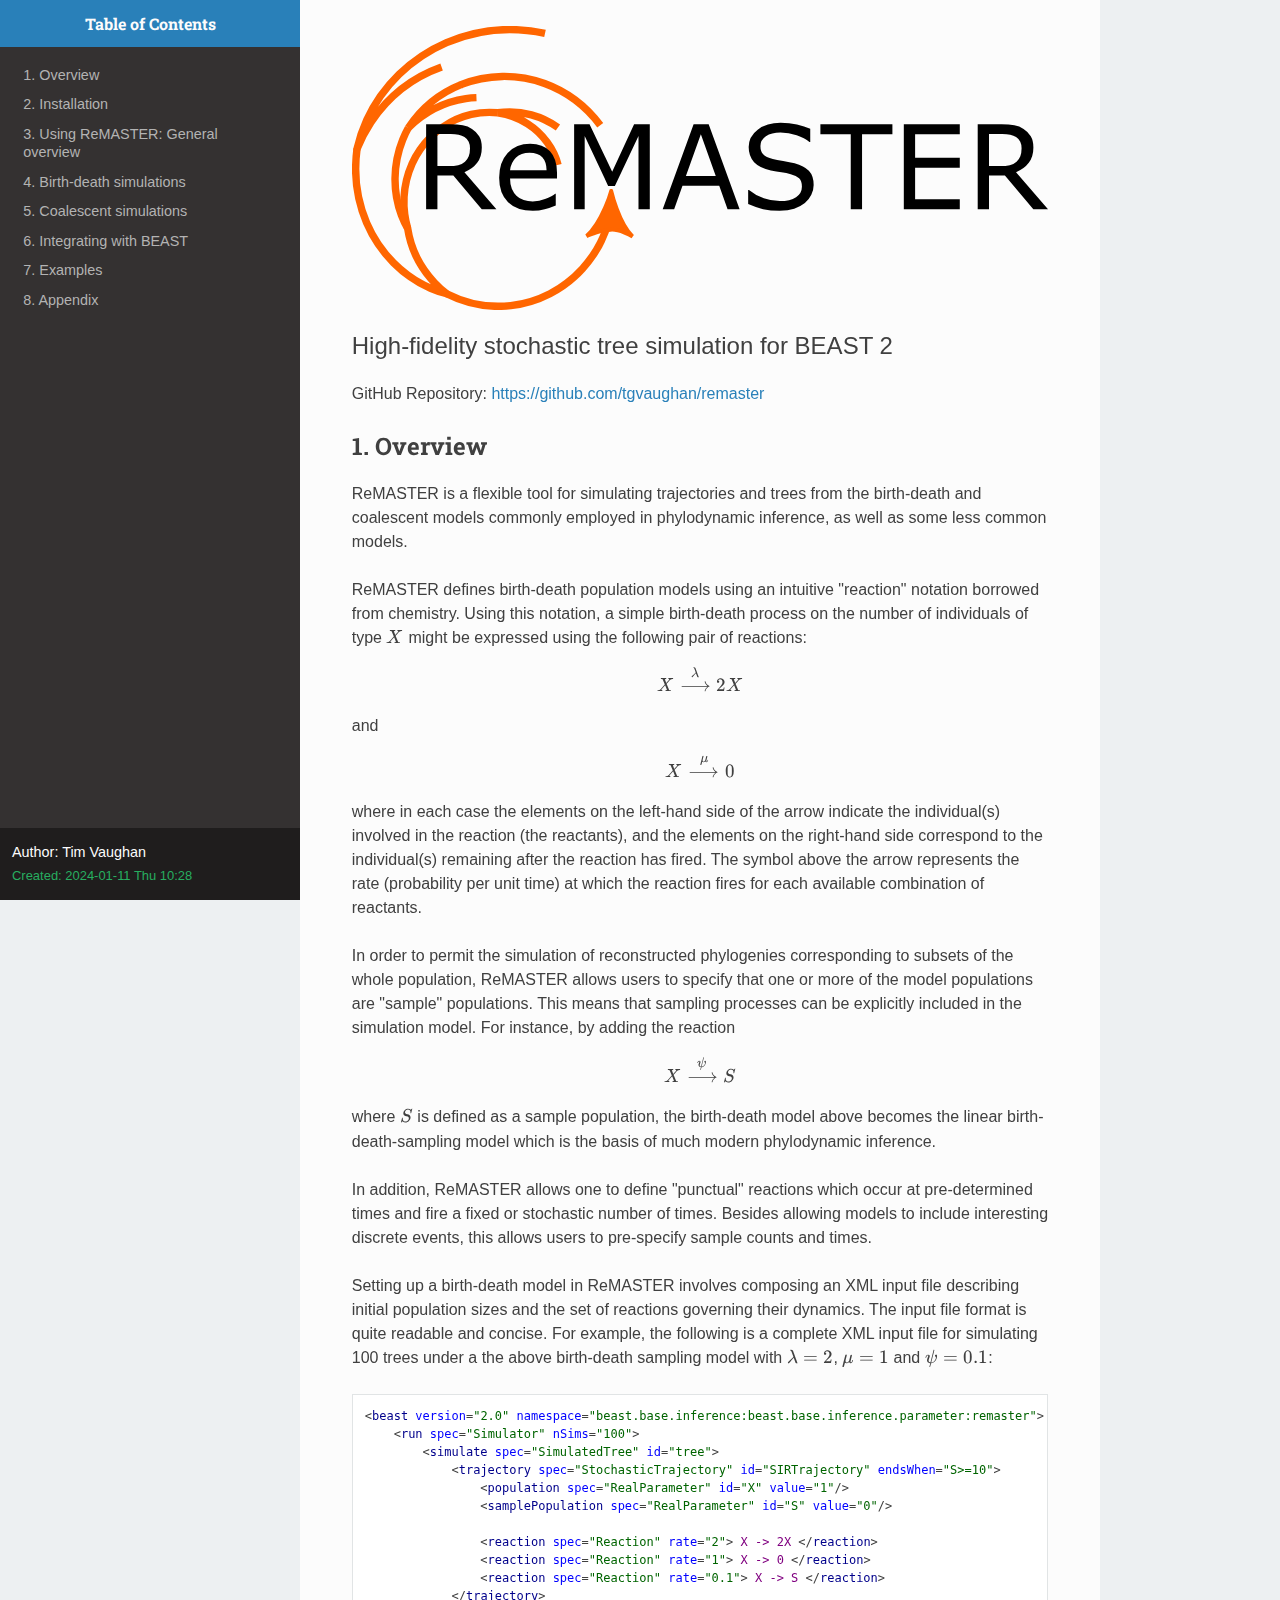
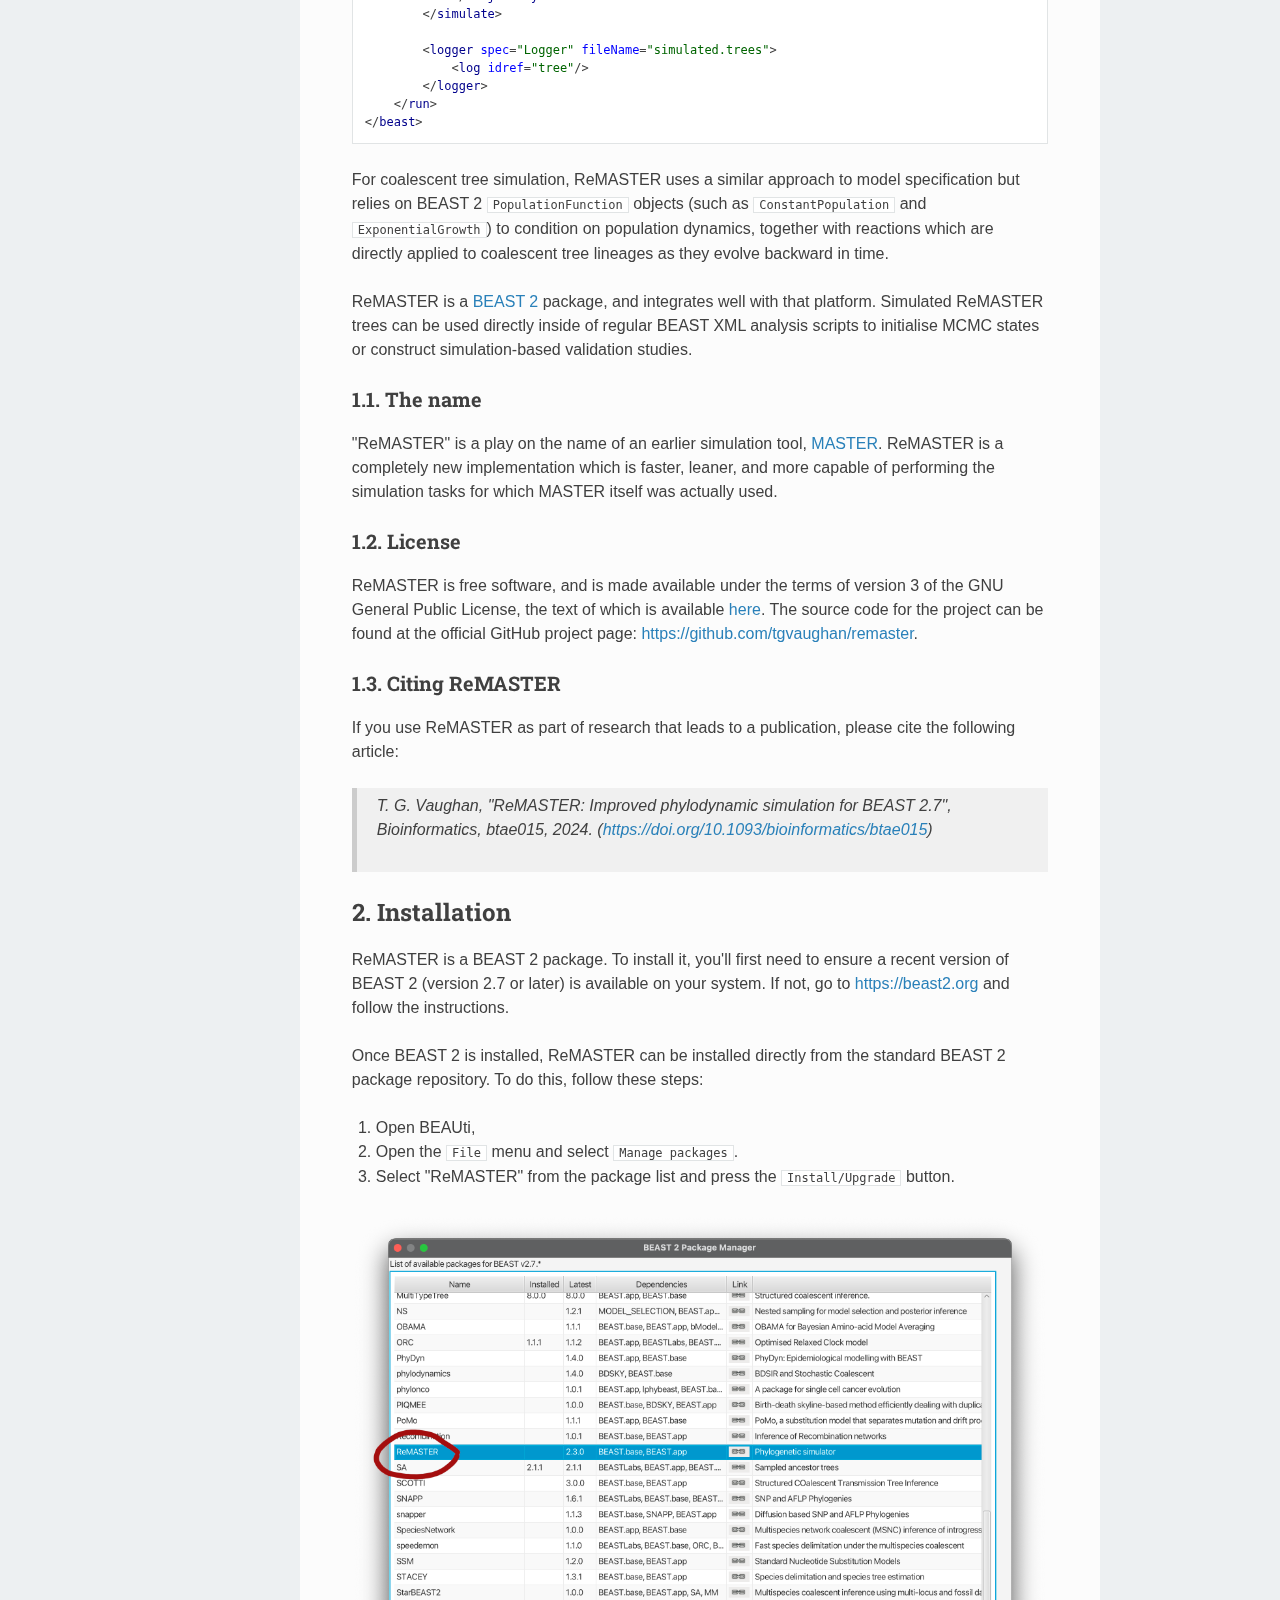
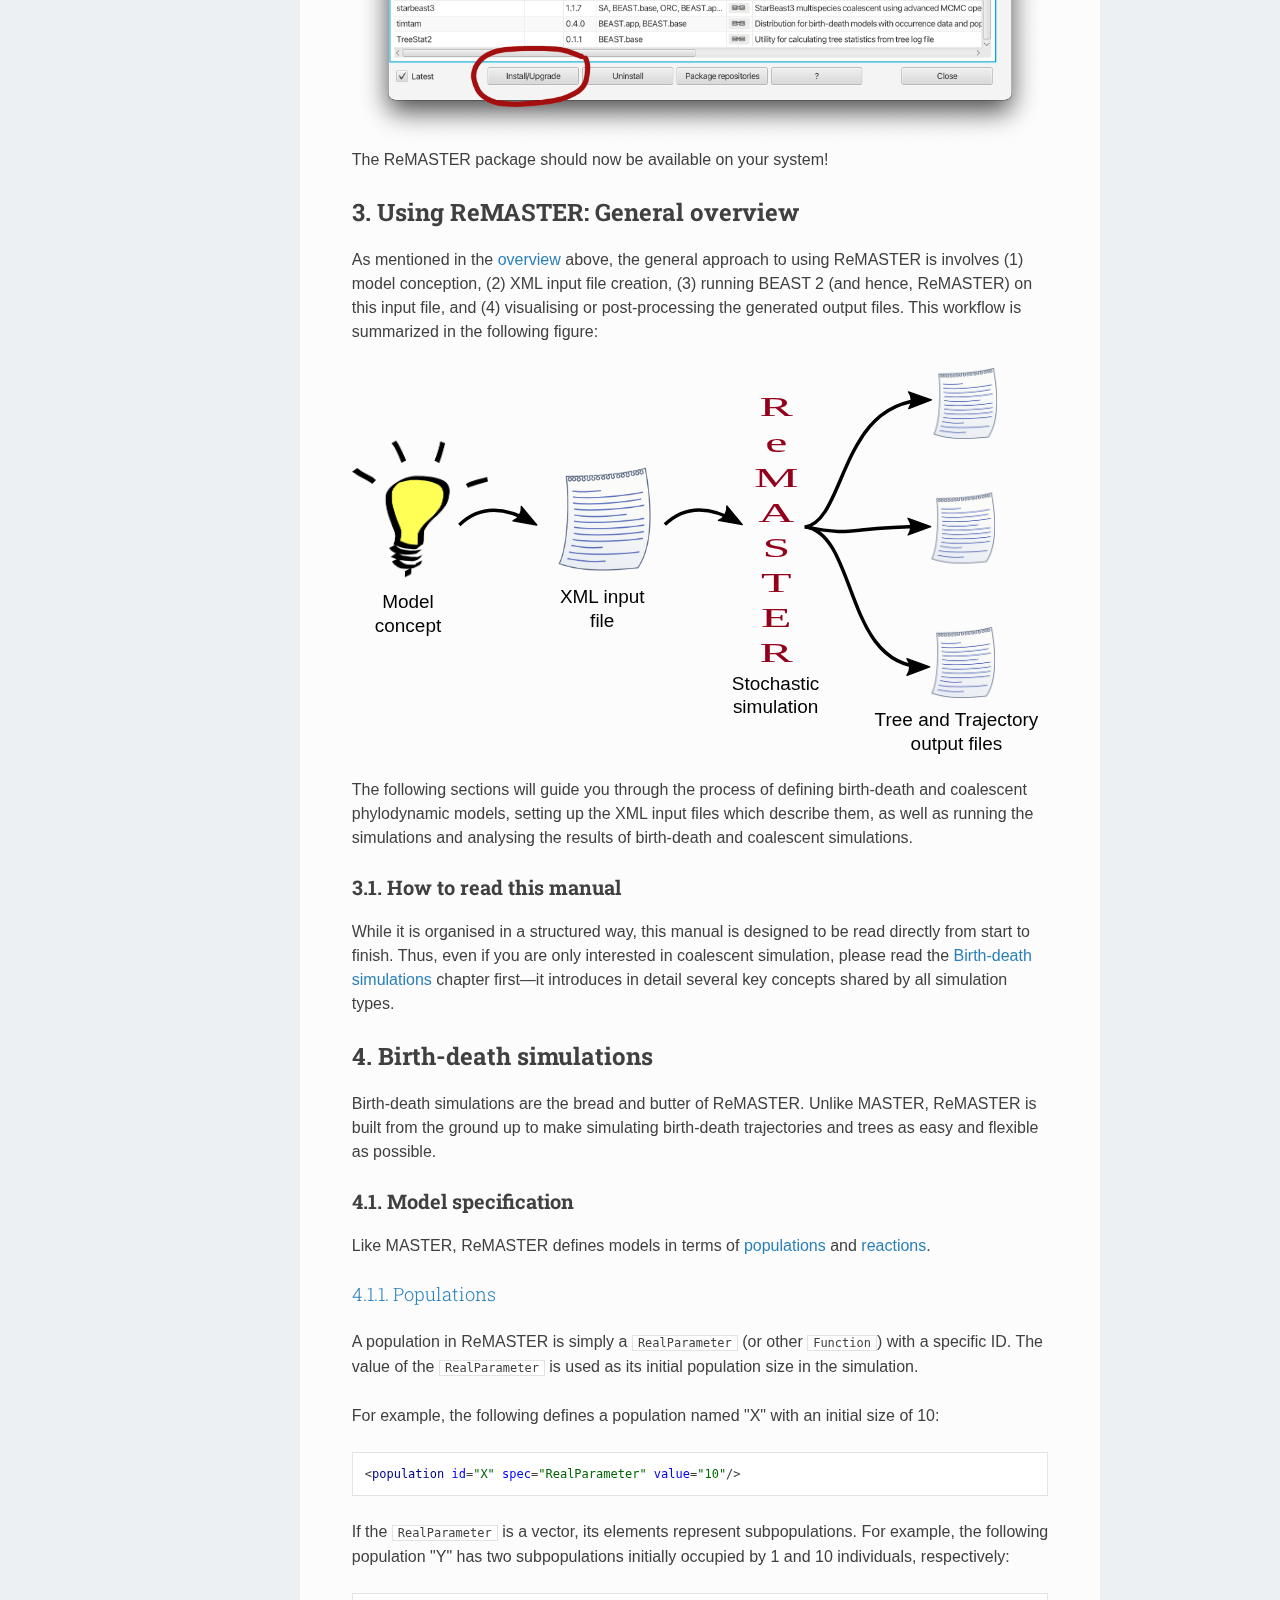
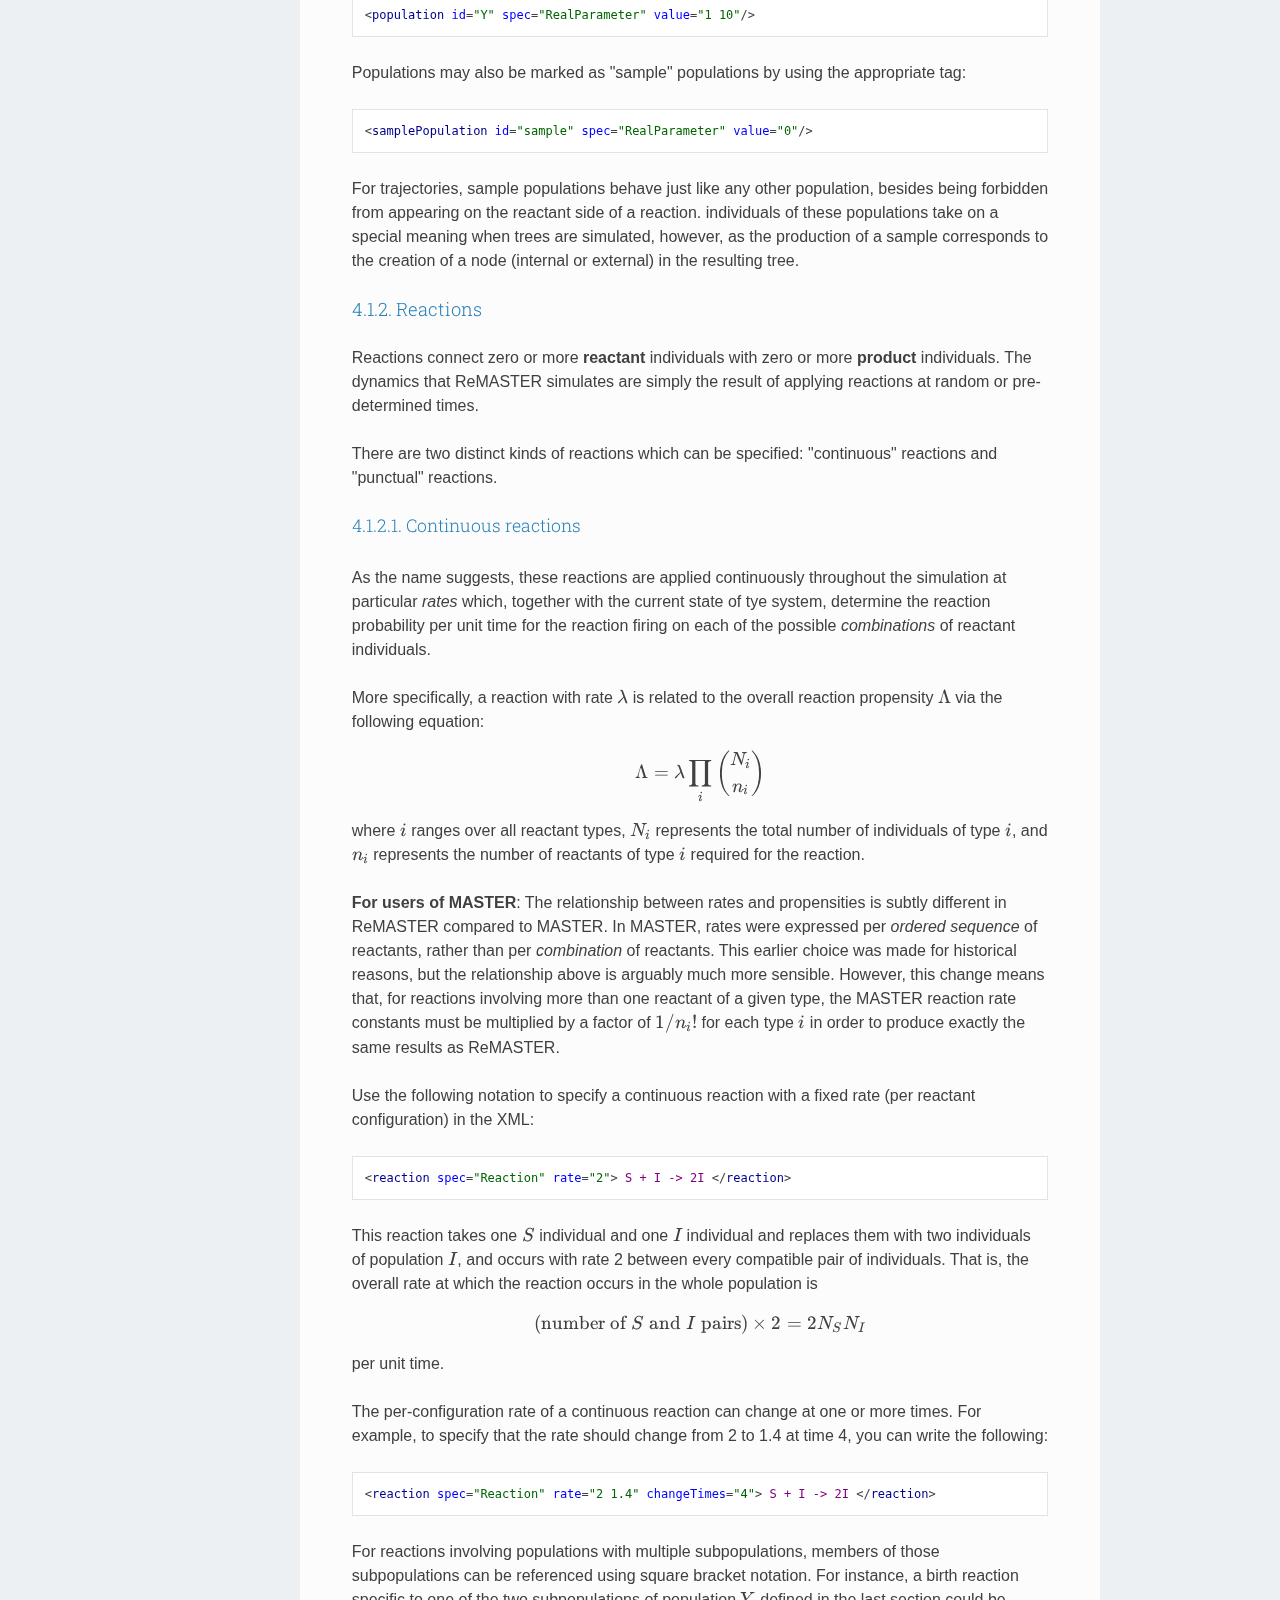
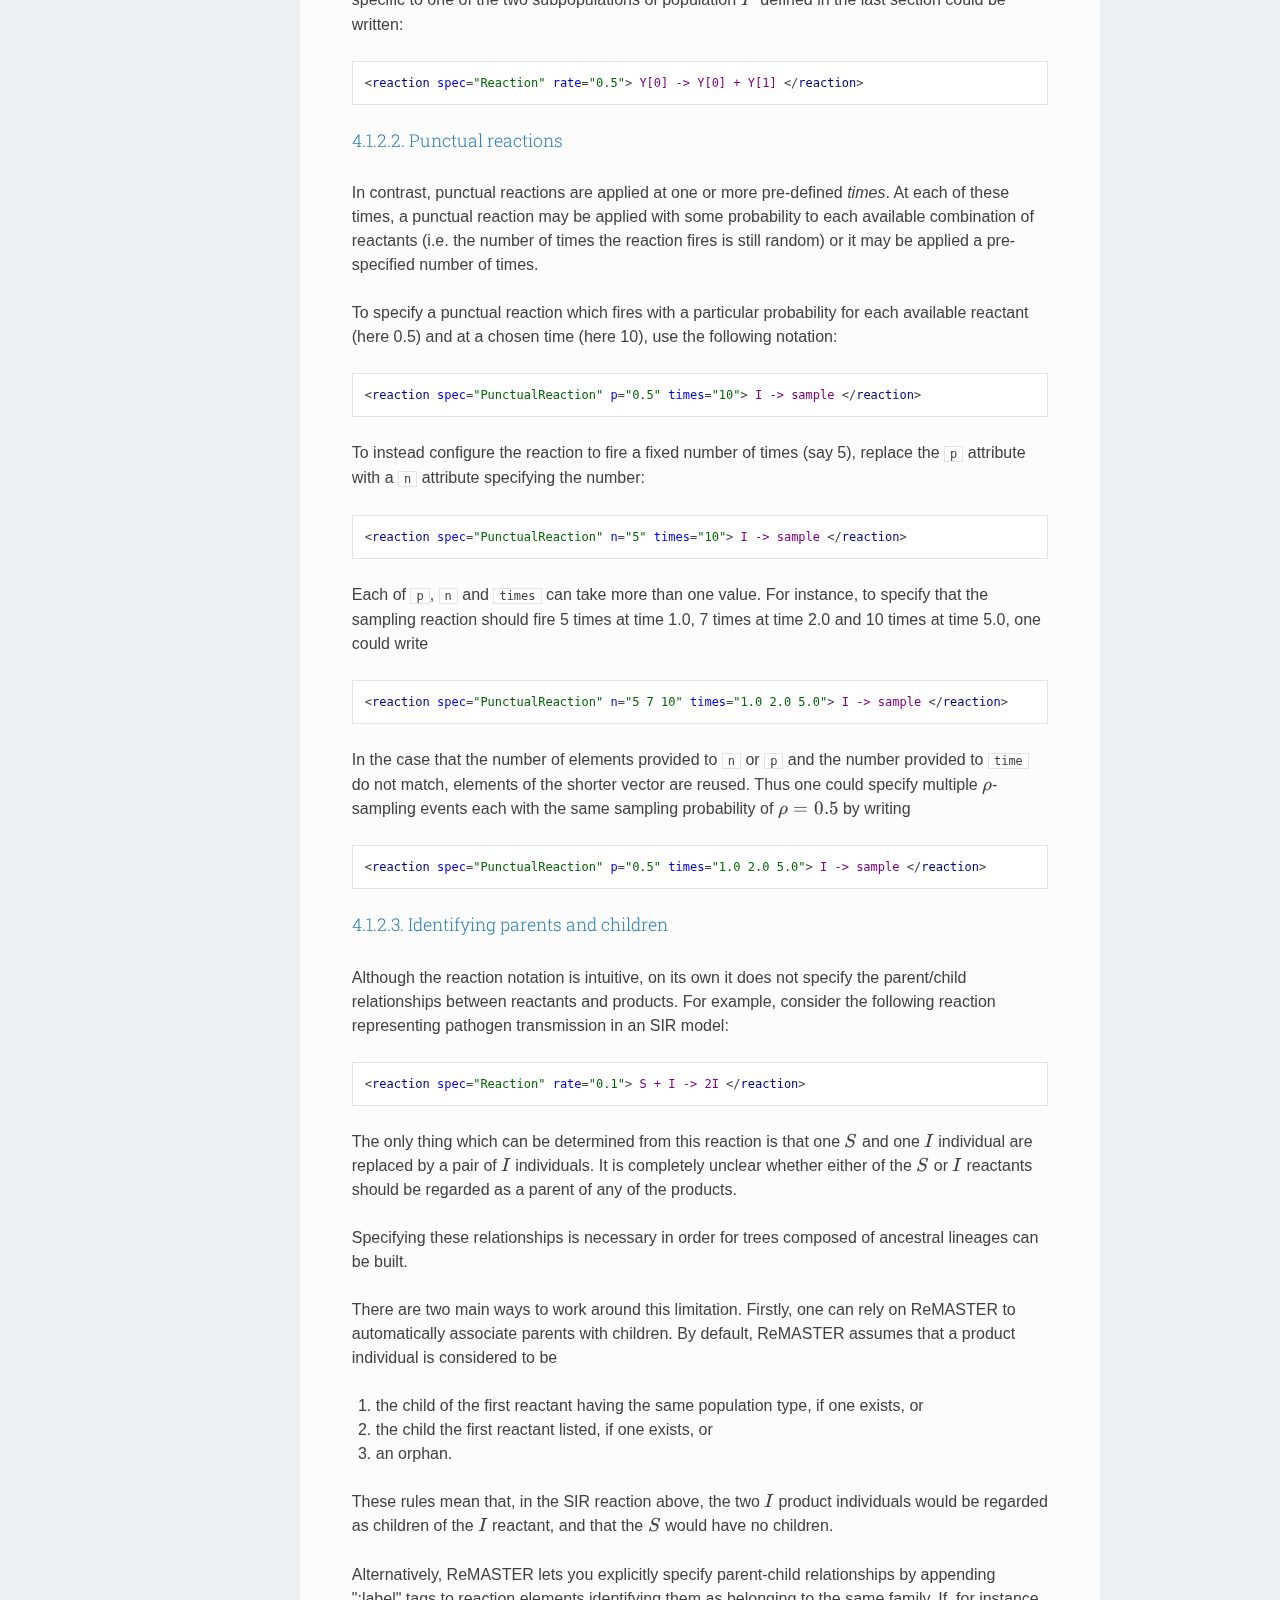
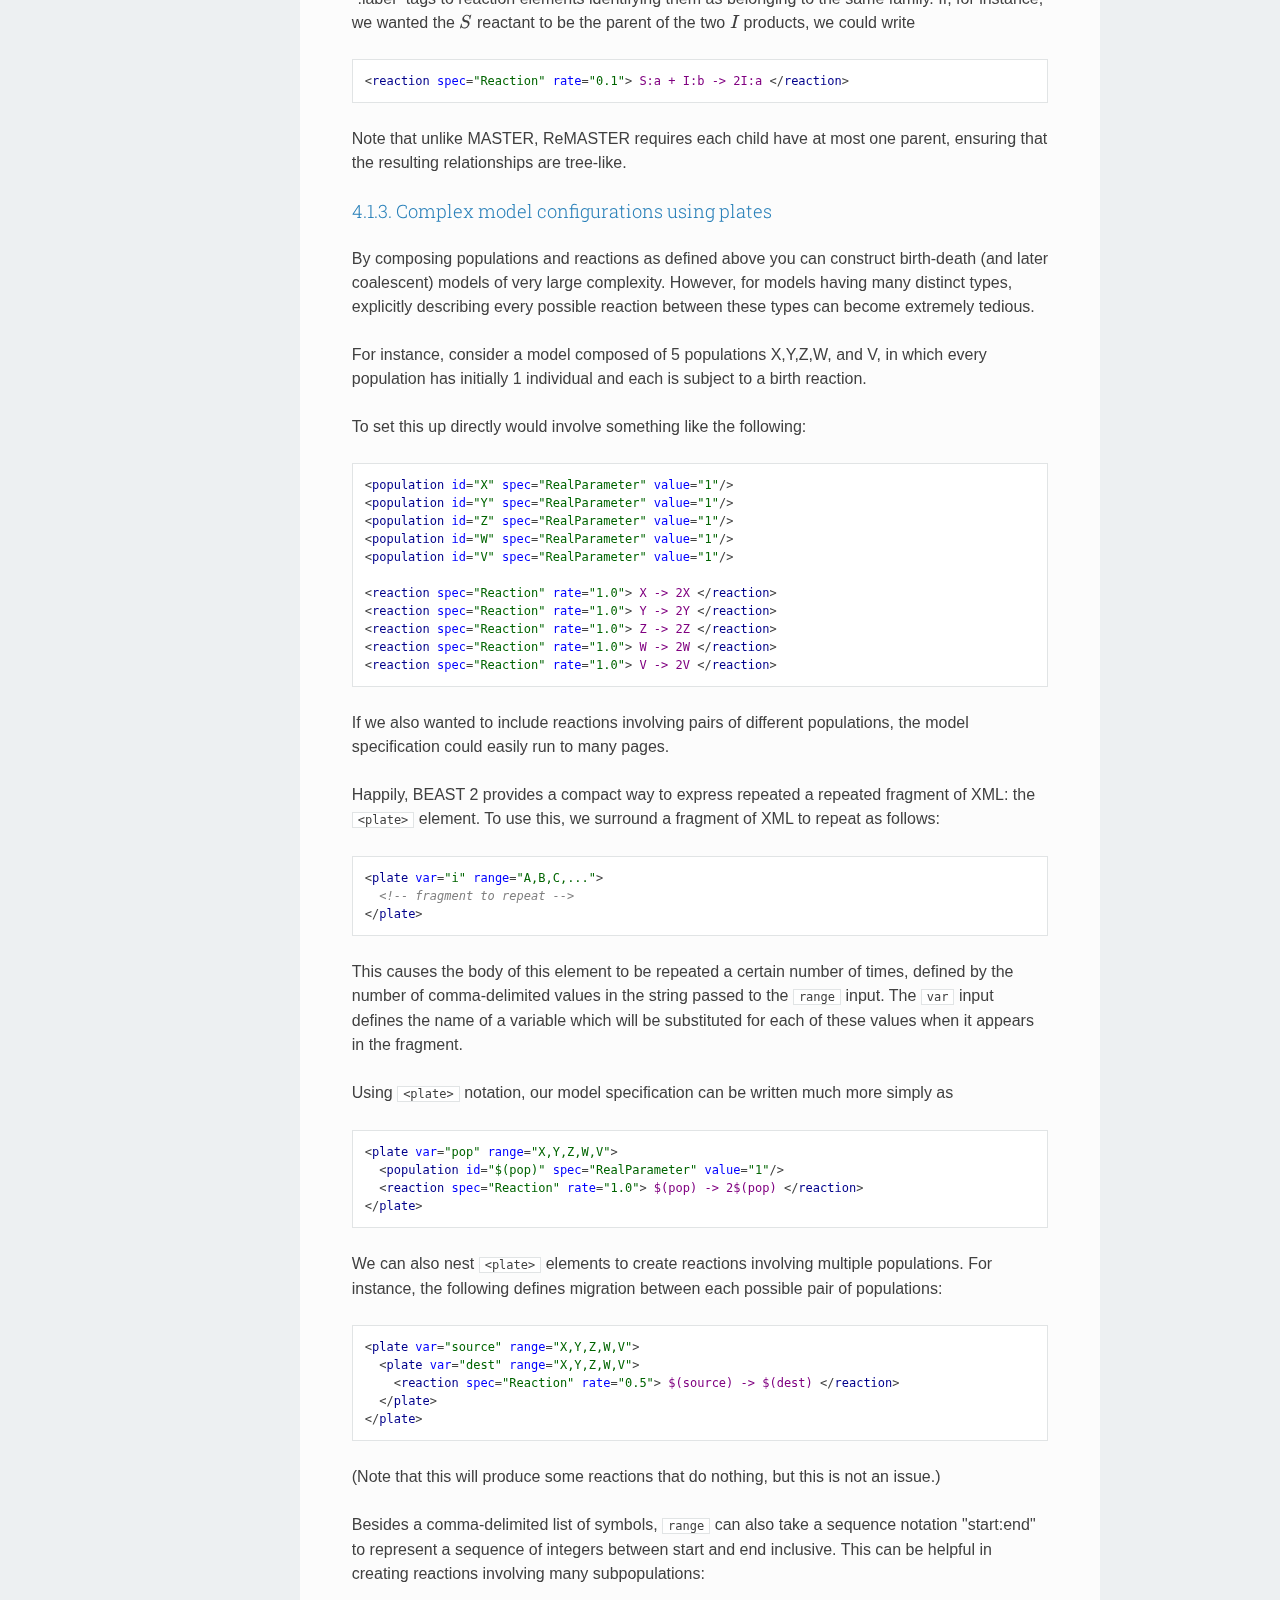
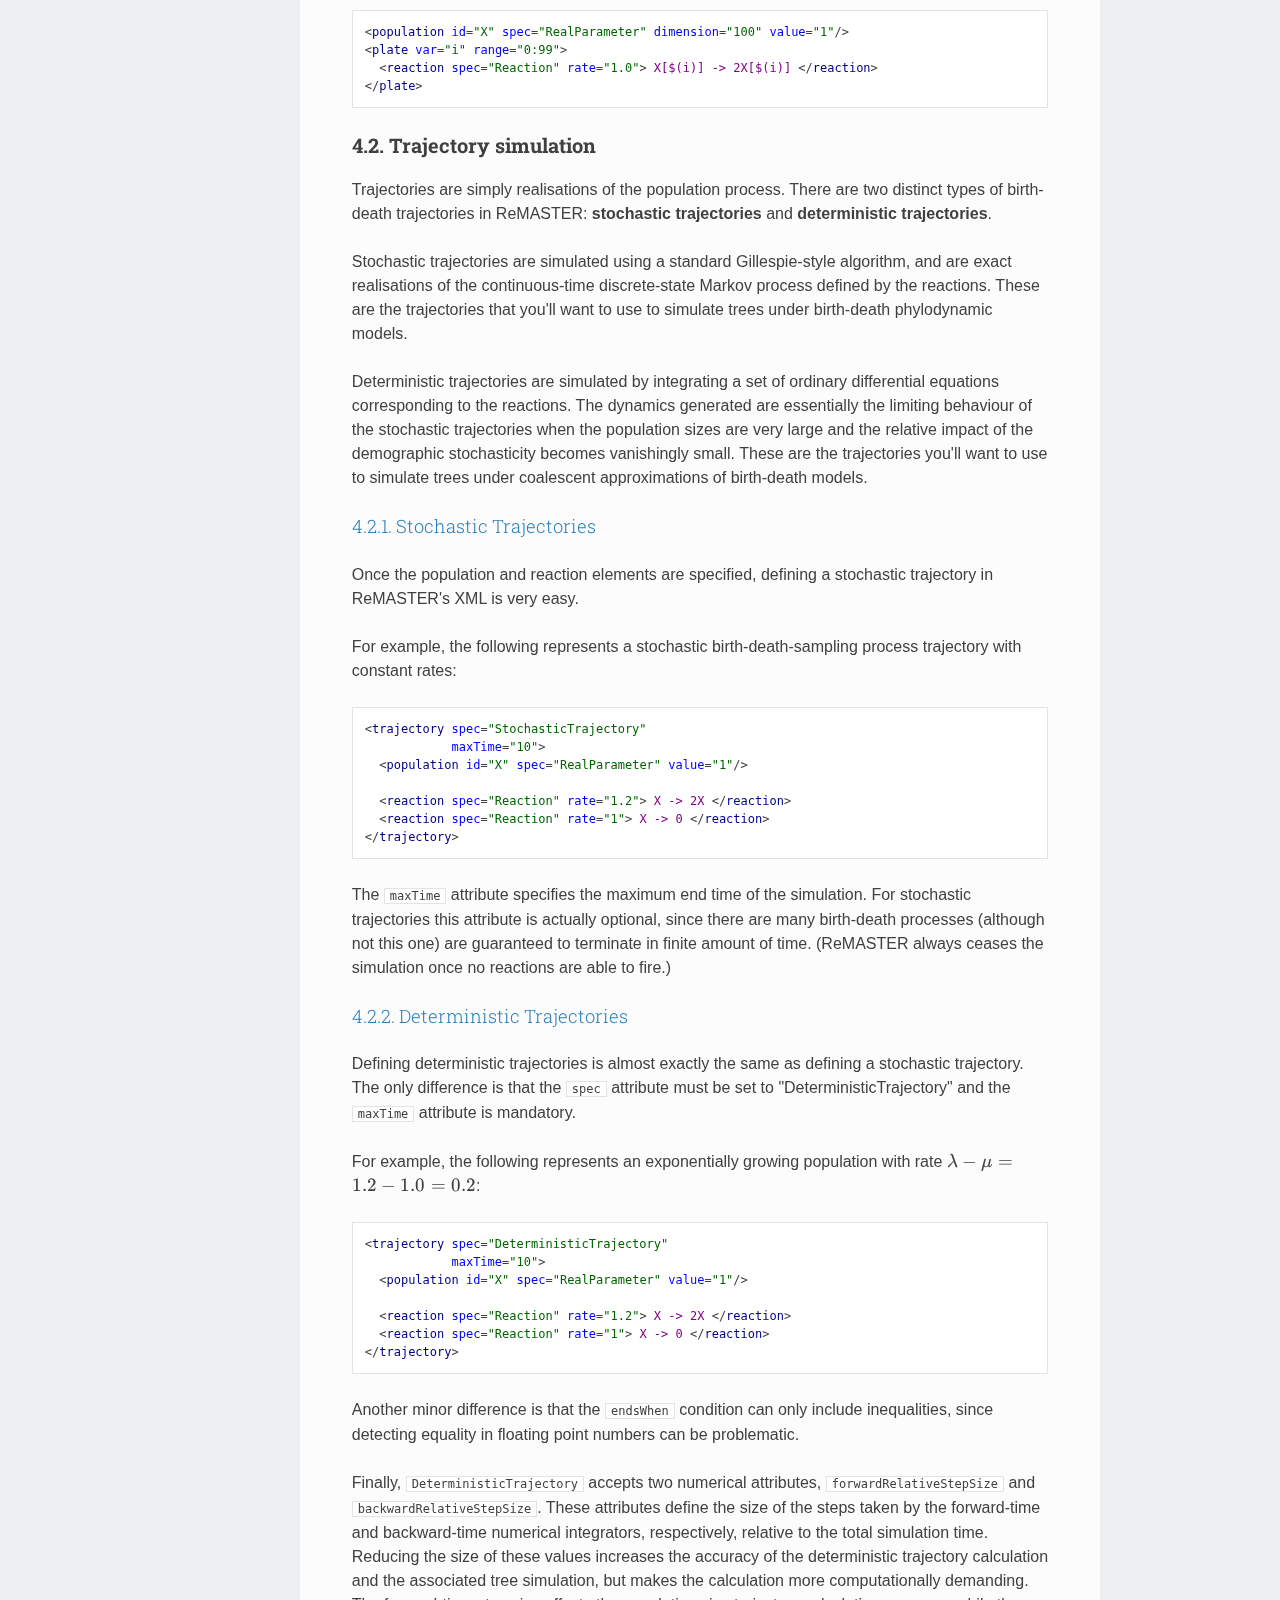
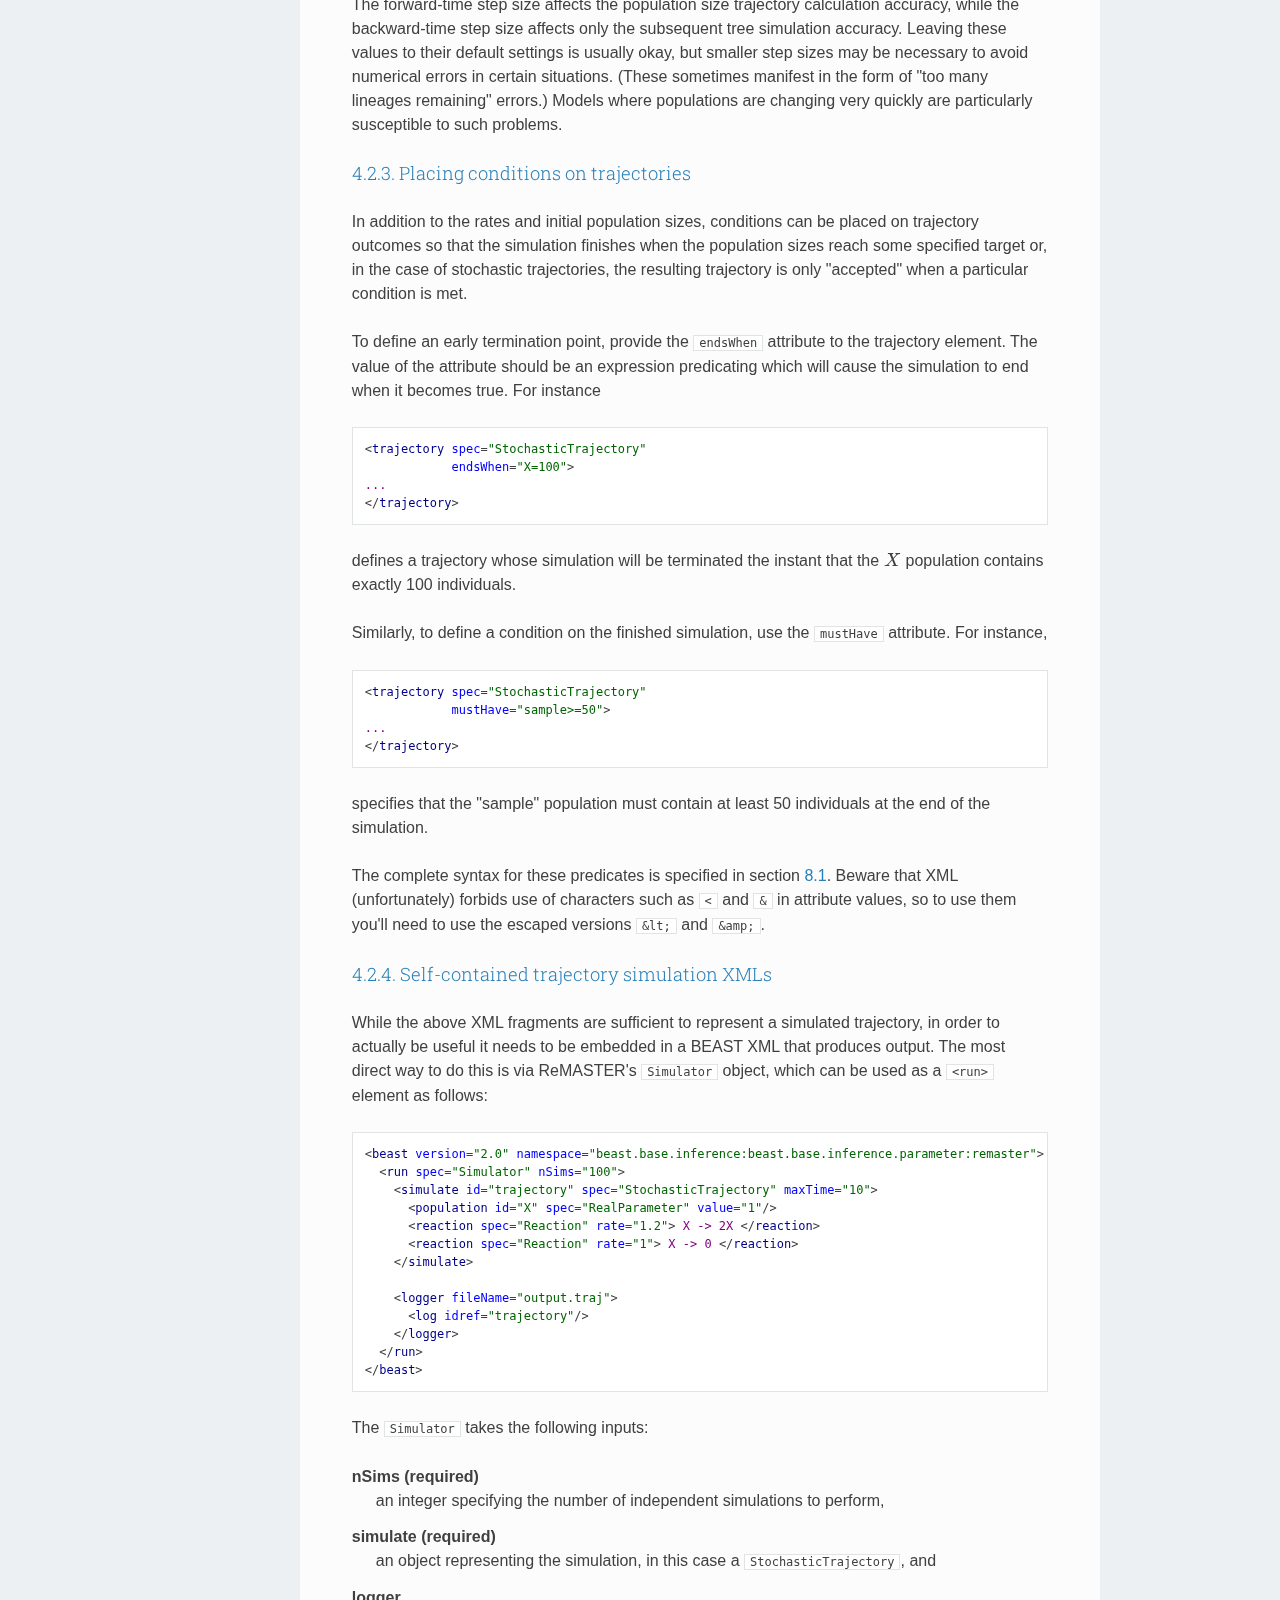
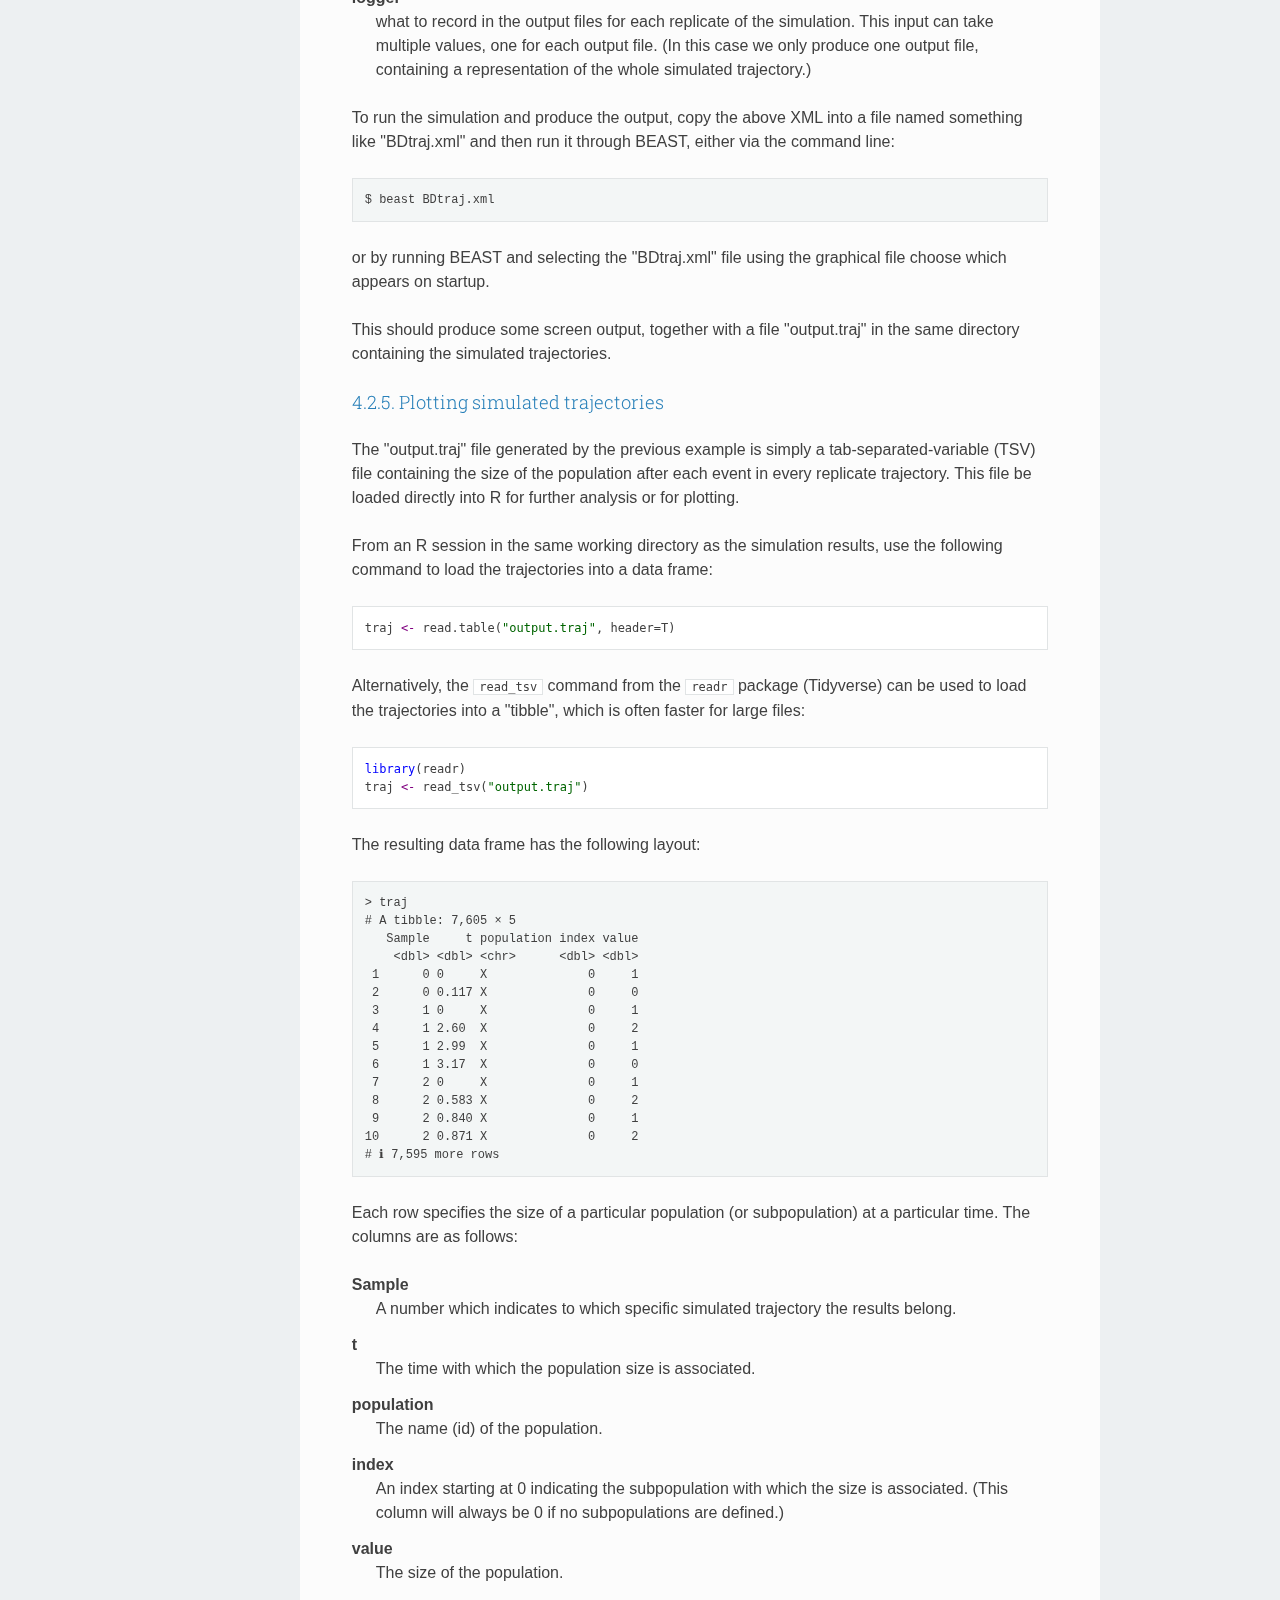
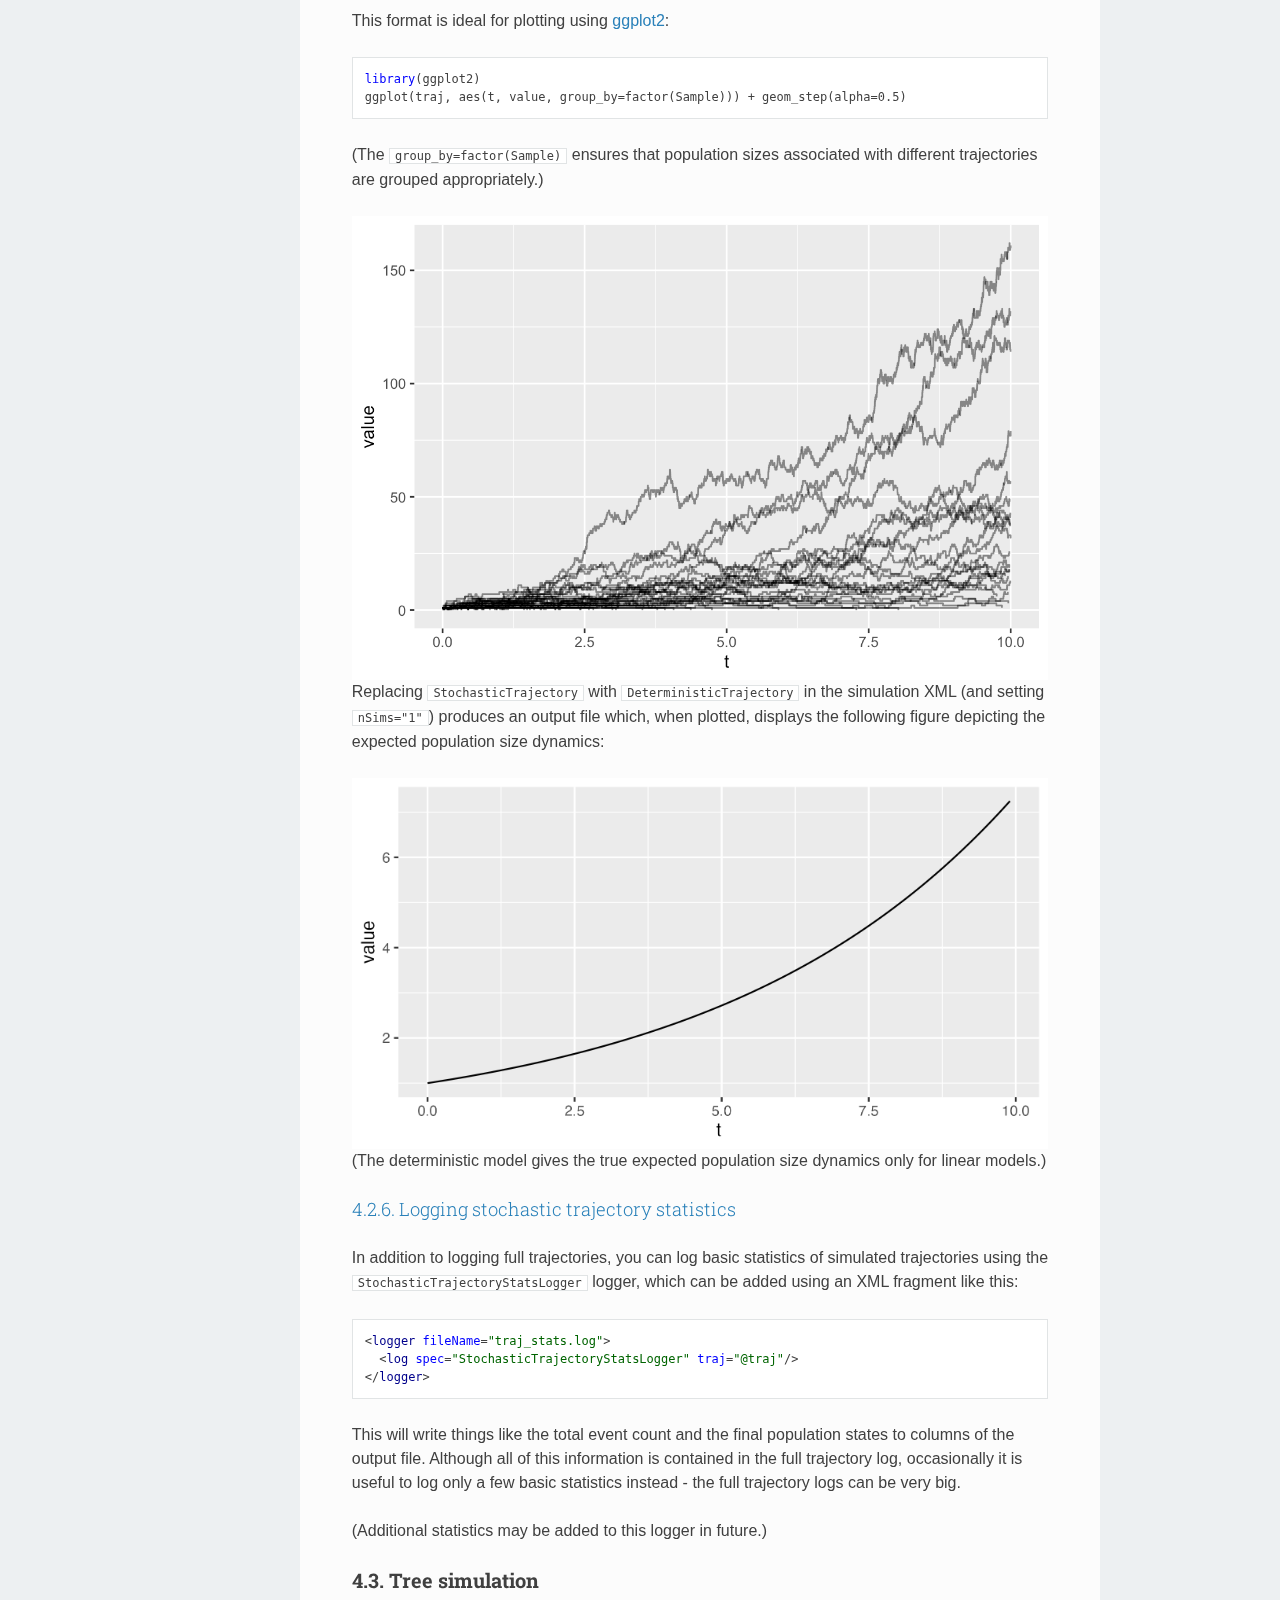
<file: doc/index.html>
<!DOCTYPE html>
<html lang="en">
<head>
<!-- 2024-01-11 Thu 10:28 -->
<meta charset="utf-8" />
<meta name="viewport" content="width=device-width, initial-scale=1" />
<title>ReMASTER</title>
<meta name="author" content="Tim Vaughan" />
<meta name="generator" content="Org Mode" />
<meta http-equiv="X-UA-Compatible" content="IE=edge">
<meta name="viewport" content="width=device-width, initial-scale=1">
<link rel="stylesheet" type="text/css" href="css/readtheorg.css"/>
<script type="text/javascript" src="js/jquery.min.js"></script>
<script type="text/javascript" src="js/bootstrap.min.js"></script>
<script type="text/javascript" src="js/jquery.stickytableheaders.min.js"></script>
<script type="text/javascript" src="js/readtheorg.js"></script>
<link rel="stylesheet" type="text/css" href="css/katex.min.css" />
<script defer type="text/javascript" src="js/katex.min.js"></script>
<script defer type="text/javascript" src="js/katex-auto-render.min.js"></script>
<script> document.addEventListener("DOMContentLoaded", function() {renderMathInElement(document.body, {delimiters: [{left: '$$', right: '$$', display: true}, {left: '$', right: '$', display: false}, {left: '\\(', right: '\\)', display: false}, {left: '\\[', right: '\\]', display: true}], throwOnError : false});}); </script>
<link rel="stylesheet" type="text/css" href="css/syntaxhl.css" />
<style>h1.title {display:none}</style>
</head>
<body>
<div id="content" class="content">
<nav id="table-of-contents" role="doc-toc">
<h2>Table of Contents</h2>
<div id="text-table-of-contents" role="doc-toc">
<ul>
<li><a href="#id-1-Overview">1. Overview</a>
<ul>
<li><a href="#id-2-Overview-The-name">1.1. The name</a></li>
<li><a href="#id-2-Overview-License">1.2. License</a></li>
<li><a href="#id-2-Overview-Citing-ReMASTER">1.3. Citing ReMASTER</a></li>
</ul>
</li>
<li><a href="#id-1-Installation">2. Installation</a></li>
<li><a href="#id-1-Using-ReMASTER-General-overview">3. Using ReMASTER: General overview</a>
<ul>
<li><a href="#id-2-Using-ReMASTER:-General-overview-How-to-read-this-manual">3.1. How to read this manual</a></li>
</ul>
</li>
<li><a href="#id-1-Birth-death-simulations">4. Birth-death simulations</a>
<ul>
<li><a href="#id-2-Birth-death-simulations-Model-specification">4.1. Model specification</a>
<ul>
<li><a href="#id-3-Model-specification-Birth-death-simulations-Populations">4.1.1. Populations</a></li>
<li><a href="#id-3-Model-specification-Birth-death-simulations-Reactions">4.1.2. Reactions</a>
<ul>
<li><a href="#id-4-Reactions-Model-specification-Birth-death-simulations-Continuous-reactions">4.1.2.1. Continuous reactions</a></li>
<li><a href="#id-4-Reactions-Model-specification-Birth-death-simulations-Punctual-reactions">4.1.2.2. Punctual reactions</a></li>
<li><a href="#id-4-Reactions-Model-specification-Birth-death-simulations-Identifying-parents-and-children">4.1.2.3. Identifying parents and children</a></li>
</ul>
</li>
<li><a href="#id-3-Model-specification-Birth-death-simulations-Complex-model-configurations-using-plates">4.1.3. Complex model configurations using plates</a></li>
</ul>
</li>
<li><a href="#id-2-Birth-death-simulations-Trajectory-simulation">4.2. Trajectory simulation</a>
<ul>
<li><a href="#id-3-Trajectory-simulation-Birth-death-simulations-Stochastic-Trajectories">4.2.1. Stochastic Trajectories</a></li>
<li><a href="#id-3-Trajectory-simulation-Birth-death-simulations-Deterministic-Trajectories">4.2.2. Deterministic Trajectories</a></li>
<li><a href="#id-3-Trajectory-simulation-Birth-death-simulations-Placing-conditions-on-trajectories">4.2.3. Placing conditions on trajectories</a></li>
<li><a href="#id-3-Trajectory-simulation-Birth-death-simulations-Self-contained-trajectory-simulation-XMLs">4.2.4. Self-contained trajectory simulation XMLs</a></li>
<li><a href="#id-3-Trajectory-simulation-Birth-death-simulations-Plotting-simulated-trajectories">4.2.5. Plotting simulated trajectories</a></li>
<li><a href="#id-3-Trajectory-simulation-Birth-death-simulations-Logging-stochastic-trajectory-statistics">4.2.6. Logging stochastic trajectory statistics</a></li>
</ul>
</li>
<li><a href="#id-2-Birth-death-simulations-Tree-simulation">4.3. Tree simulation</a>
<ul>
<li><a href="#id-3-Tree-simulation-Birth-death-simulations-Self-contained-tree-simulation-XMLs">4.3.1. Self-contained tree simulation XMLs</a></li>
<li><a href="#id-3-Tree-simulation-Birth-death-simulations-Logging-typed-trees">4.3.2. Logging typed trees</a></li>
<li><a href="#id-3-Tree-simulation-Birth-death-simulations-Logging-untyped-trees">4.3.3. Logging untyped trees</a></li>
</ul>
</li>
</ul>
</li>
<li><a href="#id-1-Coalescent-simulations">5. Coalescent simulations</a>
<ul>
<li><a href="#id-2-Coalescent-simulations-Model-specification">5.1. Model specification</a>
<ul>
<li><a href="#id-3-Model-specification-Coalescent-simulations-Vector-valued-coalescent-Reaction-inputs">5.1.1. Vector-valued coalescent Reaction inputs</a></li>
<li><a href="#id-3-Model-specification-Coalescent-simulations-Parents-and-children-in-coalescent-reactions">5.1.2. Parents and children in coalescent reactions</a></li>
</ul>
</li>
<li><a href="#id-2-Coalescent-simulations-Trajectory-simulation">5.2. Trajectory simulation</a></li>
<li><a href="#id-2-Coalescent-simulations-Tree-simulation">5.3. Tree simulation</a></li>
<li><a href="#id-2-Coalescent-simulations-More-complex-coalescent-models">5.4. More complex coalescent models</a></li>
</ul>
</li>
<li><a href="#id-1-Integrating-with-BEAST">6. Integrating with BEAST</a></li>
<li><a href="#id-1-Examples">7. Examples</a></li>
<li><a href="#id-1-Appendix">8. Appendix</a>
<ul>
<li><a href="#id-2-Appendix-Condition-syntax">8.1. Condition syntax</a></li>
</ul>
</li>
</ul>
</div>
</nav>

<figure id="org9f17dfe">
<img src="logos/remaster_logo.svg" alt="remaster_logo.svg" class="org-svg">

</figure>

<p>
<p class="subtitle" role="doc-subtitle">High-fidelity stochastic tree simulation for BEAST 2</p>
</p>

<p>
GitHub Repository: <a href="https://github.com/tgvaughan/remaster">https://github.com/tgvaughan/remaster</a>
</p>

<div id="outline-container-id-1-Overview" class="outline-2">
<h2 id="id-1-Overview"><span class="section-number-2">1.</span> Overview</h2>
<div class="outline-text-2" id="text-id-1-Overview">
<p>
ReMASTER is a flexible tool for simulating trajectories
and trees from the birth-death and coalescent models commonly employed in
phylodynamic inference, as well as some less common models.
</p>

<p>
ReMASTER defines birth-death population models using an intuitive
"reaction" notation borrowed from chemistry.  Using this notation,
a simple birth-death process on the number of individuals of type $X$
might be expressed using the following pair of reactions:
$$X \overset{\lambda}{\longrightarrow} 2X$$
and
$$X \overset{\mu}{\longrightarrow} 0$$
where in each case the elements on the left-hand side of the arrow
indicate the individual(s) involved in the reaction (the reactants),
and the elements on the right-hand side correspond to the individual(s)
remaining after the reaction has fired.  The symbol above the arrow
represents the rate (probability per unit time) at which the reaction
fires for each available combination of reactants.
</p>

<p>
In order to permit the simulation of reconstructed phylogenies corresponding
to subsets of the whole population, ReMASTER allows users to specify that
one or more of the model populations are "sample" populations.  This means
that sampling processes can be explicitly included in the simulation model.
For instance, by adding the reaction
$$ X \overset{\psi}{\longrightarrow} S$$
where $S$ is defined as a sample population, the birth-death model above becomes the
linear birth-death-sampling model which is the basis of much modern phylodynamic inference.
</p>

<p>
In addition, ReMASTER allows one to define "punctual" reactions which occur
at pre-determined times and fire a fixed or stochastic number of times.
Besides allowing models to include interesting discrete events, this allows
users to pre-specify sample counts and times.
</p>

<p>
Setting up a birth-death model in ReMASTER involves composing an XML input file
describing initial population sizes and the set of reactions governing
their dynamics.  The input file format is quite readable and concise.
For example, the following is a complete XML input file for 
simulating 100 trees under a the above birth-death sampling model with
$\lambda=2$, $\mu=1$ and $\psi=0.1$:
</p>

<div class="org-src-container">
<pre class="src src-xml"><span class="org-nxml-tag-delimiter">&lt;</span><span class="org-nxml-element-local-name">beast</span> <span class="org-nxml-attribute-local-name">version</span>=<span class="org-string">"2.0"</span> <span class="org-nxml-attribute-local-name">namespace</span>=<span class="org-string">"beast.base.inference:beast.base.inference.parameter:remaster"</span><span class="org-nxml-tag-delimiter">&gt;</span>
    <span class="org-nxml-tag-delimiter">&lt;</span><span class="org-nxml-element-local-name">run</span> <span class="org-nxml-attribute-local-name">spec</span>=<span class="org-string">"Simulator"</span> <span class="org-nxml-attribute-local-name">nSims</span>=<span class="org-string">"100"</span><span class="org-nxml-tag-delimiter">&gt;</span>
        <span class="org-nxml-tag-delimiter">&lt;</span><span class="org-nxml-element-local-name">simulate</span> <span class="org-nxml-attribute-local-name">spec</span>=<span class="org-string">"SimulatedTree"</span> <span class="org-nxml-attribute-local-name">id</span>=<span class="org-string">"tree"</span><span class="org-nxml-tag-delimiter">&gt;</span>
            <span class="org-nxml-tag-delimiter">&lt;</span><span class="org-nxml-element-local-name">trajectory</span> <span class="org-nxml-attribute-local-name">spec</span>=<span class="org-string">"StochasticTrajectory"</span> <span class="org-nxml-attribute-local-name">id</span>=<span class="org-string">"SIRTrajectory"</span> <span class="org-nxml-attribute-local-name">endsWhen</span>=<span class="org-string">"S&gt;=10"</span><span class="org-nxml-tag-delimiter">&gt;</span>
                <span class="org-nxml-tag-delimiter">&lt;</span><span class="org-nxml-element-local-name">population</span> <span class="org-nxml-attribute-local-name">spec</span>=<span class="org-string">"RealParameter"</span> <span class="org-nxml-attribute-local-name">id</span>=<span class="org-string">"X"</span> <span class="org-nxml-attribute-local-name">value</span>=<span class="org-string">"1"</span><span class="org-nxml-tag-slash">/</span><span class="org-nxml-tag-delimiter">&gt;</span>
                <span class="org-nxml-tag-delimiter">&lt;</span><span class="org-nxml-element-local-name">samplePopulation</span> <span class="org-nxml-attribute-local-name">spec</span>=<span class="org-string">"RealParameter"</span> <span class="org-nxml-attribute-local-name">id</span>=<span class="org-string">"S"</span> <span class="org-nxml-attribute-local-name">value</span>=<span class="org-string">"0"</span><span class="org-nxml-tag-slash">/</span><span class="org-nxml-tag-delimiter">&gt;</span>

                <span class="org-nxml-tag-delimiter">&lt;</span><span class="org-nxml-element-local-name">reaction</span> <span class="org-nxml-attribute-local-name">spec</span>=<span class="org-string">"Reaction"</span> <span class="org-nxml-attribute-local-name">rate</span>=<span class="org-string">"2"</span><span class="org-nxml-tag-delimiter">&gt;</span><span class="org-nxml-text"> X -&gt; 2X </span><span class="org-nxml-tag-delimiter">&lt;</span><span class="org-nxml-tag-slash">/</span><span class="org-nxml-element-local-name">reaction</span><span class="org-nxml-tag-delimiter">&gt;</span>
                <span class="org-nxml-tag-delimiter">&lt;</span><span class="org-nxml-element-local-name">reaction</span> <span class="org-nxml-attribute-local-name">spec</span>=<span class="org-string">"Reaction"</span> <span class="org-nxml-attribute-local-name">rate</span>=<span class="org-string">"1"</span><span class="org-nxml-tag-delimiter">&gt;</span><span class="org-nxml-text"> X -&gt; 0 </span><span class="org-nxml-tag-delimiter">&lt;</span><span class="org-nxml-tag-slash">/</span><span class="org-nxml-element-local-name">reaction</span><span class="org-nxml-tag-delimiter">&gt;</span>
                <span class="org-nxml-tag-delimiter">&lt;</span><span class="org-nxml-element-local-name">reaction</span> <span class="org-nxml-attribute-local-name">spec</span>=<span class="org-string">"Reaction"</span> <span class="org-nxml-attribute-local-name">rate</span>=<span class="org-string">"0.1"</span><span class="org-nxml-tag-delimiter">&gt;</span><span class="org-nxml-text"> X -&gt; S </span><span class="org-nxml-tag-delimiter">&lt;</span><span class="org-nxml-tag-slash">/</span><span class="org-nxml-element-local-name">reaction</span><span class="org-nxml-tag-delimiter">&gt;</span>
            <span class="org-nxml-tag-delimiter">&lt;</span><span class="org-nxml-tag-slash">/</span><span class="org-nxml-element-local-name">trajectory</span><span class="org-nxml-tag-delimiter">&gt;</span>
        <span class="org-nxml-tag-delimiter">&lt;</span><span class="org-nxml-tag-slash">/</span><span class="org-nxml-element-local-name">simulate</span><span class="org-nxml-tag-delimiter">&gt;</span>

        <span class="org-nxml-tag-delimiter">&lt;</span><span class="org-nxml-element-local-name">logger</span> <span class="org-nxml-attribute-local-name">spec</span>=<span class="org-string">"Logger"</span> <span class="org-nxml-attribute-local-name">fileName</span>=<span class="org-string">"simulated.trees"</span><span class="org-nxml-tag-delimiter">&gt;</span>
            <span class="org-nxml-tag-delimiter">&lt;</span><span class="org-nxml-element-local-name">log</span> <span class="org-nxml-attribute-local-name">idref</span>=<span class="org-string">"tree"</span><span class="org-nxml-tag-slash">/</span><span class="org-nxml-tag-delimiter">&gt;</span>
        <span class="org-nxml-tag-delimiter">&lt;</span><span class="org-nxml-tag-slash">/</span><span class="org-nxml-element-local-name">logger</span><span class="org-nxml-tag-delimiter">&gt;</span>
    <span class="org-nxml-tag-delimiter">&lt;</span><span class="org-nxml-tag-slash">/</span><span class="org-nxml-element-local-name">run</span><span class="org-nxml-tag-delimiter">&gt;</span>
<span class="org-nxml-tag-delimiter">&lt;</span><span class="org-nxml-tag-slash">/</span><span class="org-nxml-element-local-name">beast</span><span class="org-nxml-tag-delimiter">&gt;</span>
</pre>
</div>

<p>
For coalescent tree simulation, ReMASTER uses a similar approach to model
specification but relies on BEAST 2 <code>PopulationFunction</code> objects (such as
<code>ConstantPopulation</code> and <code>ExponentialGrowth</code>) to condition on population
dynamics, together with reactions which are directly applied to coalescent
tree lineages as they evolve backward in time.
</p>

<p>
ReMASTER is a <a href="https://www.beast2.org/">BEAST 2</a> package, and integrates well with that platform.
Simulated ReMASTER trees can be used directly inside of regular BEAST
XML analysis scripts to initialise MCMC states or construct
simulation-based validation studies.
</p>
</div>

<div id="outline-container-id-2-Overview-The-name" class="outline-3">
<h3 id="id-2-Overview-The-name"><span class="section-number-3">1.1.</span> The name</h3>
<div class="outline-text-3" id="text-id-2-Overview-The-name">
<p>
"ReMASTER" is a play on the name of an earlier simulation tool,
<a href="https://tgvaughan.github.io/MASTER">MASTER</a>.  ReMASTER is a completely new implementation which is faster,
leaner, and more capable of performing the simulation tasks for which
MASTER itself was actually used.
</p>
</div>
</div>

<div id="outline-container-id-2-Overview-License" class="outline-3">
<h3 id="id-2-Overview-License"><span class="section-number-3">1.2.</span> License</h3>
<div class="outline-text-3" id="text-id-2-Overview-License">
<p>
ReMASTER is free software, and is made available under the terms of
version 3 of the GNU General Public License, the text of which is
available <a href="https://raw.githubusercontent.com/tgvaughan/remaster/master/COPYING">here</a>.  The source code for the project can be found at the
official GitHub project page: <a href="https://github.com/tgvaughan/remaster">https://github.com/tgvaughan/remaster</a>.
</p>
</div>
</div>

<div id="outline-container-id-2-Overview-Citing-ReMASTER" class="outline-3">
<h3 id="id-2-Overview-Citing-ReMASTER"><span class="section-number-3">1.3.</span> Citing ReMASTER</h3>
<div class="outline-text-3" id="text-id-2-Overview-Citing-ReMASTER">
<p>
If you use ReMASTER as part of research that leads to a publication,
please cite the following article:
</p>

<blockquote>
<p>
T. G. Vaughan, "ReMASTER: Improved phylodynamic simulation for BEAST 2.7",
Bioinformatics, btae015, 2024. (<a href="https://doi.org/10.1093/bioinformatics/btae015">https://doi.org/10.1093/bioinformatics/btae015</a>)
</p>
</blockquote>
</div>
</div>
</div>

<div id="outline-container-id-1-Installation" class="outline-2">
<h2 id="id-1-Installation"><span class="section-number-2">2.</span> Installation</h2>
<div class="outline-text-2" id="text-id-1-Installation">
<p>
ReMASTER is a BEAST 2 package.  To install it, you'll first need to ensure a
recent version of BEAST 2 (version 2.7 or later) is available on your system.
If not, go to <a href="https://beast2.org">https://beast2.org</a> and follow the instructions.
</p>

<p>
Once BEAST 2 is installed, ReMASTER can be installed directly from the
standard BEAST 2 package repository.  To do this, follow these steps:
</p>

<ol class="org-ol">
<li>Open BEAUti,</li>
<li>Open the <code>File</code> menu and select <code>Manage packages</code>.</li>
<li>Select "ReMASTER" from the package list and press the
<code>Install/Upgrade</code> button.</li>
</ol>


<figure id="org23f3e0b">
<img src="figures/install.png" alt="install.png">

</figure>

<p>
The ReMASTER package should now be available on your system!
</p>
</div>
</div>

<div id="outline-container-id-1-Using-ReMASTER-General-overview" class="outline-2">
<h2 id="id-1-Using-ReMASTER-General-overview"><span class="section-number-2">3.</span> Using ReMASTER: General overview</h2>
<div class="outline-text-2" id="text-id-1-Using-ReMASTER-General-overview">
<p>
As mentioned in the <a href="#id-1-Overview">overview</a> above, the general approach to using
ReMASTER is involves (1) model conception, (2) XML input file
creation, (3) running BEAST 2 (and hence, ReMASTER) on this input
file, and (4) visualising or post-processing the generated output
files. This workflow is summarized in the following figure:
</p>

<p>
<img src="figures/usage.svg" alt="usage.svg" class="org-svg">
 <br>
</p>

<p>
The following sections will guide you through the process of defining
birth-death and coalescent phylodynamic models, setting up the XML
input files which describe them, as well as running the simulations and
analysing the results of birth-death and coalescent simulations.
</p>
</div>

<div id="outline-container-id-2-Using-ReMASTER:-General-overview-How-to-read-this-manual" class="outline-3">
<h3 id="id-2-Using-ReMASTER:-General-overview-How-to-read-this-manual"><span class="section-number-3">3.1.</span> How to read this manual</h3>
<div class="outline-text-3" id="text-id-2-Using-ReMASTER:-General-overview-How-to-read-this-manual">
<p>
While it is organised in a structured way, this manual is designed to
be read directly from start to finish.  Thus, even if you are only
interested in coalescent simulation, please read the <a href="#id-1-Birth-death-simulations">Birth-death
simulations</a> chapter first&#x2014;it introduces in detail several key
concepts shared by all simulation types.
</p>
</div>
</div>
</div>


<div id="outline-container-id-1-Birth-death-simulations" class="outline-2">
<h2 id="id-1-Birth-death-simulations"><span class="section-number-2">4.</span> Birth-death simulations</h2>
<div class="outline-text-2" id="text-id-1-Birth-death-simulations">
<p>
Birth-death simulations are the bread and butter of ReMASTER.  Unlike
MASTER, ReMASTER is built from the ground up to make simulating
birth-death trajectories and trees as easy and flexible as possible.
</p>
</div>

<div id="outline-container-id-2-Birth-death-simulations-Model-specification" class="outline-3">
<h3 id="id-2-Birth-death-simulations-Model-specification"><span class="section-number-3">4.1.</span> Model specification</h3>
<div class="outline-text-3" id="text-id-2-Birth-death-simulations-Model-specification">
<p>
Like MASTER, ReMASTER defines models in terms of <a href="#id-3-Model-specification-Birth-death-simulations-Populations">populations</a> and <a href="#id-3-Model-specification-Birth-death-simulations-Reactions">reactions</a>.
</p>
</div>

<div id="outline-container-id-3-Model-specification-Birth-death-simulations-Populations" class="outline-4">
<h4 id="id-3-Model-specification-Birth-death-simulations-Populations"><span class="section-number-4">4.1.1.</span> Populations</h4>
<div class="outline-text-4" id="text-id-3-Model-specification-Birth-death-simulations-Populations">
<p>
A population in ReMASTER is simply a <code>RealParameter</code> (or other
<code>Function</code>) with a specific ID.  The value of the <code>RealParameter</code> is
used as its initial population size in the simulation.
</p>

<p>
For example, the following defines a population named "X" with an initial size
of 10:
</p>
<div class="org-src-container">
<pre class="src src-xml"><span class="org-nxml-tag-delimiter">&lt;</span><span class="org-nxml-element-local-name">population</span> <span class="org-nxml-attribute-local-name">id</span>=<span class="org-string">"X"</span> <span class="org-nxml-attribute-local-name">spec</span>=<span class="org-string">"RealParameter"</span> <span class="org-nxml-attribute-local-name">value</span>=<span class="org-string">"10"</span><span class="org-nxml-tag-slash">/</span><span class="org-nxml-tag-delimiter">&gt;</span>
</pre>
</div>

<p>
If the <code>RealParameter</code> is a vector, its elements represent subpopulations.
For example, the following population "Y" has two subpopulations initially
occupied by 1 and 10 individuals, respectively:
</p>
<div class="org-src-container">
<pre class="src src-xml"><span class="org-nxml-tag-delimiter">&lt;</span><span class="org-nxml-element-local-name">population</span> <span class="org-nxml-attribute-local-name">id</span>=<span class="org-string">"Y"</span> <span class="org-nxml-attribute-local-name">spec</span>=<span class="org-string">"RealParameter"</span> <span class="org-nxml-attribute-local-name">value</span>=<span class="org-string">"1 10"</span><span class="org-nxml-tag-slash">/</span><span class="org-nxml-tag-delimiter">&gt;</span>
</pre>
</div>

<p>
Populations may also be marked as "sample" populations by using the appropriate
tag:
</p>
<div class="org-src-container">
<pre class="src src-xml"><span class="org-nxml-tag-delimiter">&lt;</span><span class="org-nxml-element-local-name">samplePopulation</span> <span class="org-nxml-attribute-local-name">id</span>=<span class="org-string">"sample"</span> <span class="org-nxml-attribute-local-name">spec</span>=<span class="org-string">"RealParameter"</span> <span class="org-nxml-attribute-local-name">value</span>=<span class="org-string">"0"</span><span class="org-nxml-tag-slash">/</span><span class="org-nxml-tag-delimiter">&gt;</span>
</pre>
</div>
<p>
For trajectories, sample populations behave just like any other
population, besides being forbidden from appearing on the reactant
side of a reaction.  individuals of these populations take on a
special meaning when trees are simulated, however, as the production
of a sample corresponds to the creation of a node (internal or
external) in the resulting tree.
</p>
</div>
</div>

<div id="outline-container-id-3-Model-specification-Birth-death-simulations-Reactions" class="outline-4">
<h4 id="id-3-Model-specification-Birth-death-simulations-Reactions"><span class="section-number-4">4.1.2.</span> Reactions</h4>
<div class="outline-text-4" id="text-id-3-Model-specification-Birth-death-simulations-Reactions">
<p>
Reactions connect zero or more <b>reactant</b> individuals with zero or
more <b>product</b> individuals.  The dynamics that ReMASTER simulates are
simply the result of applying reactions at random or pre-determined times.
</p>

<p>
There are two distinct kinds of reactions which can be specified: "continuous"
reactions and "punctual" reactions.
</p>
</div>

<div id="outline-container-id-4-Reactions-Model-specification-Birth-death-simulations-Continuous-reactions" class="outline-5">
<h5 id="id-4-Reactions-Model-specification-Birth-death-simulations-Continuous-reactions"><span class="section-number-5">4.1.2.1.</span> Continuous reactions</h5>
<div class="outline-text-5" id="text-id-4-Reactions-Model-specification-Birth-death-simulations-Continuous-reactions">
<p>
As the name suggests, these reactions are applied continuously throughout the
simulation at particular <i>rates</i> which, together with the current state
of tye system, determine the reaction probability per
unit time for the reaction firing on each of the possible <i>combinations</i>
of reactant individuals.
</p>

<p>
More specifically, a reaction with rate $\lambda$ is related to the overall reaction propensity
$\Lambda$ via the following equation:
$$\Lambda = \lambda \prod_{i}\binom{N_i}{n_i}$$
where $i$ ranges over all reactant types, $N_i$ represents the total
number of individuals of type $i$, and $n_i$ represents the number of reactants
of type $i$ required for the reaction.
</p>

<p>
<b><b>For users of MASTER</b></b>: The relationship between rates and
propensities is subtly different in ReMASTER compared to MASTER.  In
MASTER, rates were expressed per <i>ordered sequence</i> of reactants,
rather than per <i>combination</i> of reactants.  This earlier choice was made for
historical reasons, but the relationship above is arguably much more
sensible.  However, this change means that, for reactions involving
more than one reactant of a given type, the MASTER reaction rate
constants must be multiplied by a factor of $1/n_i!$ for each type $i$
in order to produce exactly the same results as ReMASTER.
</p>

<p>
Use the following notation to specify a continuous reaction with a
fixed rate (per reactant configuration) in the XML:
</p>
<div class="org-src-container">
<pre class="src src-xml"><span class="org-nxml-tag-delimiter">&lt;</span><span class="org-nxml-element-local-name">reaction</span> <span class="org-nxml-attribute-local-name">spec</span>=<span class="org-string">"Reaction"</span> <span class="org-nxml-attribute-local-name">rate</span>=<span class="org-string">"2"</span><span class="org-nxml-tag-delimiter">&gt;</span><span class="org-nxml-text"> S + I -&gt; 2I </span><span class="org-nxml-tag-delimiter">&lt;</span><span class="org-nxml-tag-slash">/</span><span class="org-nxml-element-local-name">reaction</span><span class="org-nxml-tag-delimiter">&gt;</span>
</pre>
</div>
<p>
This reaction takes one $S$ individual and one $I$ individual and replaces them with two
individuals of population $I$, and occurs with rate 2 between every compatible pair of
individuals.  That is, the overall rate at which the reaction occurs in the whole
population is
$$ (\text{number of $S$ and $I$ pairs}) \times 2 = 2N_SN_I $$
per unit time.
</p>


<p>
The per-configuration rate of a continuous reaction can change at one
or more times.  For example, to specify that the rate should change
from 2 to 1.4 at time 4, you can write the following:
</p>
<div class="org-src-container">
<pre class="src src-xml"><span class="org-nxml-tag-delimiter">&lt;</span><span class="org-nxml-element-local-name">reaction</span> <span class="org-nxml-attribute-local-name">spec</span>=<span class="org-string">"Reaction"</span> <span class="org-nxml-attribute-local-name">rate</span>=<span class="org-string">"2 1.4"</span> <span class="org-nxml-attribute-local-name">changeTimes</span>=<span class="org-string">"4"</span><span class="org-nxml-tag-delimiter">&gt;</span><span class="org-nxml-text"> S + I -&gt; 2I </span><span class="org-nxml-tag-delimiter">&lt;</span><span class="org-nxml-tag-slash">/</span><span class="org-nxml-element-local-name">reaction</span><span class="org-nxml-tag-delimiter">&gt;</span>
</pre>
</div>

<p>
For reactions involving populations with multiple subpopulations,
members of those subpopulations can be referenced using square bracket
notation.  For instance, a birth reaction specific to one of the two
subpopulations of population $Y$ defined in the last section could be
written:
</p>
<div class="org-src-container">
<pre class="src src-xml"><span class="org-nxml-tag-delimiter">&lt;</span><span class="org-nxml-element-local-name">reaction</span> <span class="org-nxml-attribute-local-name">spec</span>=<span class="org-string">"Reaction"</span> <span class="org-nxml-attribute-local-name">rate</span>=<span class="org-string">"0.5"</span><span class="org-nxml-tag-delimiter">&gt;</span><span class="org-nxml-text"> Y[0] -&gt; Y[0] + Y[1] </span><span class="org-nxml-tag-delimiter">&lt;</span><span class="org-nxml-tag-slash">/</span><span class="org-nxml-element-local-name">reaction</span><span class="org-nxml-tag-delimiter">&gt;</span>
</pre>
</div>
</div>
</div>

<div id="outline-container-id-4-Reactions-Model-specification-Birth-death-simulations-Punctual-reactions" class="outline-5">
<h5 id="id-4-Reactions-Model-specification-Birth-death-simulations-Punctual-reactions"><span class="section-number-5">4.1.2.2.</span> Punctual reactions</h5>
<div class="outline-text-5" id="text-id-4-Reactions-Model-specification-Birth-death-simulations-Punctual-reactions">
<p>
In contrast, punctual reactions are applied at one or more pre-defined
<i>times</i>. At each of these times, a punctual reaction may be applied
with some probability to each available combination of reactants
(i.e. the number of times the reaction fires is still random) or it
may be applied a pre-specified number of times.
</p>

<p>
To specify a punctual reaction which fires with a particular probability
for each available reactant (here 0.5) and at a chosen time (here 10),
use the following notation:
</p>
<div class="org-src-container">
<pre class="src src-xml"><span class="org-nxml-tag-delimiter">&lt;</span><span class="org-nxml-element-local-name">reaction</span> <span class="org-nxml-attribute-local-name">spec</span>=<span class="org-string">"PunctualReaction"</span> <span class="org-nxml-attribute-local-name">p</span>=<span class="org-string">"0.5"</span> <span class="org-nxml-attribute-local-name">times</span>=<span class="org-string">"10"</span><span class="org-nxml-tag-delimiter">&gt;</span><span class="org-nxml-text"> I -&gt; sample </span><span class="org-nxml-tag-delimiter">&lt;</span><span class="org-nxml-tag-slash">/</span><span class="org-nxml-element-local-name">reaction</span><span class="org-nxml-tag-delimiter">&gt;</span>
</pre>
</div>

<p>
To instead configure the reaction to fire a fixed number of times (say
5), replace the <code>p</code> attribute with a <code>n</code> attribute specifying the
number:
</p>
<div class="org-src-container">
<pre class="src src-xml"><span class="org-nxml-tag-delimiter">&lt;</span><span class="org-nxml-element-local-name">reaction</span> <span class="org-nxml-attribute-local-name">spec</span>=<span class="org-string">"PunctualReaction"</span> <span class="org-nxml-attribute-local-name">n</span>=<span class="org-string">"5"</span> <span class="org-nxml-attribute-local-name">times</span>=<span class="org-string">"10"</span><span class="org-nxml-tag-delimiter">&gt;</span><span class="org-nxml-text"> I -&gt; sample </span><span class="org-nxml-tag-delimiter">&lt;</span><span class="org-nxml-tag-slash">/</span><span class="org-nxml-element-local-name">reaction</span><span class="org-nxml-tag-delimiter">&gt;</span>
</pre>
</div>

<p>
Each of <code>p</code>, <code>n</code> and <code>times</code> can take more than one value. For instance,
to specify that the sampling reaction should fire 5 times at time 1.0,
7 times at time 2.0 and 10 times at time 5.0, one could write
</p>
<div class="org-src-container">
<pre class="src src-xml"><span class="org-nxml-tag-delimiter">&lt;</span><span class="org-nxml-element-local-name">reaction</span> <span class="org-nxml-attribute-local-name">spec</span>=<span class="org-string">"PunctualReaction"</span> <span class="org-nxml-attribute-local-name">n</span>=<span class="org-string">"5 7 10"</span> <span class="org-nxml-attribute-local-name">times</span>=<span class="org-string">"1.0 2.0 5.0"</span><span class="org-nxml-tag-delimiter">&gt;</span><span class="org-nxml-text"> I -&gt; sample </span><span class="org-nxml-tag-delimiter">&lt;</span><span class="org-nxml-tag-slash">/</span><span class="org-nxml-element-local-name">reaction</span><span class="org-nxml-tag-delimiter">&gt;</span>
</pre>
</div>

<p>
In the case that the number of elements provided to <code>n</code> or <code>p</code> and the
number provided to <code>time</code> do not match, elements of the shorter vector
are reused.  Thus one could specify multiple $&rho;$-sampling events
each with the same sampling probability of $\rho=0.5$ by writing
</p>
<div class="org-src-container">
<pre class="src src-xml"><span class="org-nxml-tag-delimiter">&lt;</span><span class="org-nxml-element-local-name">reaction</span> <span class="org-nxml-attribute-local-name">spec</span>=<span class="org-string">"PunctualReaction"</span> <span class="org-nxml-attribute-local-name">p</span>=<span class="org-string">"0.5"</span> <span class="org-nxml-attribute-local-name">times</span>=<span class="org-string">"1.0 2.0 5.0"</span><span class="org-nxml-tag-delimiter">&gt;</span><span class="org-nxml-text"> I -&gt; sample </span><span class="org-nxml-tag-delimiter">&lt;</span><span class="org-nxml-tag-slash">/</span><span class="org-nxml-element-local-name">reaction</span><span class="org-nxml-tag-delimiter">&gt;</span>
</pre>
</div>
</div>
</div>

<div id="outline-container-id-4-Reactions-Model-specification-Birth-death-simulations-Identifying-parents-and-children" class="outline-5">
<h5 id="id-4-Reactions-Model-specification-Birth-death-simulations-Identifying-parents-and-children"><span class="section-number-5">4.1.2.3.</span> Identifying parents and children</h5>
<div class="outline-text-5" id="text-id-4-Reactions-Model-specification-Birth-death-simulations-Identifying-parents-and-children">
<p>
Although the reaction notation is intuitive, on its own it does not
specify the parent/child relationships between reactants and products.
For example, consider the following reaction representing pathogen
transmission in an SIR model:
</p>

<div class="org-src-container">
<pre class="src src-xml"><span class="org-nxml-tag-delimiter">&lt;</span><span class="org-nxml-element-local-name">reaction</span> <span class="org-nxml-attribute-local-name">spec</span>=<span class="org-string">"Reaction"</span> <span class="org-nxml-attribute-local-name">rate</span>=<span class="org-string">"0.1"</span><span class="org-nxml-tag-delimiter">&gt;</span><span class="org-nxml-text"> S + I -&gt; 2I </span><span class="org-nxml-tag-delimiter">&lt;</span><span class="org-nxml-tag-slash">/</span><span class="org-nxml-element-local-name">reaction</span><span class="org-nxml-tag-delimiter">&gt;</span>
</pre>
</div>

<p>
The only thing which can be determined from this reaction is that one $S$
and one $I$ individual are replaced by a pair of $I$ individuals.  It is
completely unclear whether either of the $S$ or $I$ reactants should be
regarded as a parent of any of the products.
</p>

<p>
Specifying these relationships is necessary in order for trees composed
of ancestral lineages can be built.
</p>

<p>
There are two main ways to work around this limitation.  Firstly, one can
rely on ReMASTER to automatically associate parents with children.
By default, ReMASTER assumes that a product individual is considered to
be
</p>
<ol class="org-ol">
<li>the child of the first reactant having the same population type, if one exists, or</li>
<li>the child the first reactant listed, if one exists, or</li>
<li>an orphan.</li>
</ol>

<p>
These rules mean that, in the SIR reaction above, the two $I$ product individuals
would be regarded as children of the $I$ reactant, and that the $S$ would have no
children.
</p>

<p>
Alternatively, ReMASTER lets you explicitly specify parent-child relationships
by appending ":label" tags to reaction elements identifying them as belonging
to the same family.  If, for instance, we wanted the $S$ reactant to be the parent
of the two $I$ products, we could write
</p>

<div class="org-src-container">
<pre class="src src-xml"><span class="org-nxml-tag-delimiter">&lt;</span><span class="org-nxml-element-local-name">reaction</span> <span class="org-nxml-attribute-local-name">spec</span>=<span class="org-string">"Reaction"</span> <span class="org-nxml-attribute-local-name">rate</span>=<span class="org-string">"0.1"</span><span class="org-nxml-tag-delimiter">&gt;</span><span class="org-nxml-text"> S:a + I:b -&gt; 2I:a </span><span class="org-nxml-tag-delimiter">&lt;</span><span class="org-nxml-tag-slash">/</span><span class="org-nxml-element-local-name">reaction</span><span class="org-nxml-tag-delimiter">&gt;</span>
</pre>
</div>

<p>
Note that unlike MASTER, ReMASTER requires each child have at most one parent, ensuring
that the resulting relationships are tree-like.
</p>
</div>
</div>
</div>

<div id="outline-container-id-3-Model-specification-Birth-death-simulations-Complex-model-configurations-using-plates" class="outline-4">
<h4 id="id-3-Model-specification-Birth-death-simulations-Complex-model-configurations-using-plates"><span class="section-number-4">4.1.3.</span> Complex model configurations using plates</h4>
<div class="outline-text-4" id="text-id-3-Model-specification-Birth-death-simulations-Complex-model-configurations-using-plates">
<p>
By composing populations and reactions as defined above you can construct birth-death
(and later coalescent) models of very large complexity. However, for models having
many distinct types, explicitly describing every possible reaction between these types
can become extremely tedious.
</p>

<p>
For instance, consider a model composed of 5 populations X,Y,Z,W, and V, in which
every population has initially 1 individual and each is subject to a
birth reaction.
</p>

<p>
To set this up directly would involve something like the following:
</p>
<div class="org-src-container">
<pre class="src src-xml"><span class="org-nxml-tag-delimiter">&lt;</span><span class="org-nxml-element-local-name">population</span> <span class="org-nxml-attribute-local-name">id</span>=<span class="org-string">"X"</span> <span class="org-nxml-attribute-local-name">spec</span>=<span class="org-string">"RealParameter"</span> <span class="org-nxml-attribute-local-name">value</span>=<span class="org-string">"1"</span><span class="org-nxml-tag-slash">/</span><span class="org-nxml-tag-delimiter">&gt;</span>
<span class="org-nxml-tag-delimiter">&lt;</span><span class="org-nxml-element-local-name">population</span> <span class="org-nxml-attribute-local-name">id</span>=<span class="org-string">"Y"</span> <span class="org-nxml-attribute-local-name">spec</span>=<span class="org-string">"RealParameter"</span> <span class="org-nxml-attribute-local-name">value</span>=<span class="org-string">"1"</span><span class="org-nxml-tag-slash">/</span><span class="org-nxml-tag-delimiter">&gt;</span>
<span class="org-nxml-tag-delimiter">&lt;</span><span class="org-nxml-element-local-name">population</span> <span class="org-nxml-attribute-local-name">id</span>=<span class="org-string">"Z"</span> <span class="org-nxml-attribute-local-name">spec</span>=<span class="org-string">"RealParameter"</span> <span class="org-nxml-attribute-local-name">value</span>=<span class="org-string">"1"</span><span class="org-nxml-tag-slash">/</span><span class="org-nxml-tag-delimiter">&gt;</span>
<span class="org-nxml-tag-delimiter">&lt;</span><span class="org-nxml-element-local-name">population</span> <span class="org-nxml-attribute-local-name">id</span>=<span class="org-string">"W"</span> <span class="org-nxml-attribute-local-name">spec</span>=<span class="org-string">"RealParameter"</span> <span class="org-nxml-attribute-local-name">value</span>=<span class="org-string">"1"</span><span class="org-nxml-tag-slash">/</span><span class="org-nxml-tag-delimiter">&gt;</span>
<span class="org-nxml-tag-delimiter">&lt;</span><span class="org-nxml-element-local-name">population</span> <span class="org-nxml-attribute-local-name">id</span>=<span class="org-string">"V"</span> <span class="org-nxml-attribute-local-name">spec</span>=<span class="org-string">"RealParameter"</span> <span class="org-nxml-attribute-local-name">value</span>=<span class="org-string">"1"</span><span class="org-nxml-tag-slash">/</span><span class="org-nxml-tag-delimiter">&gt;</span>

<span class="org-nxml-tag-delimiter">&lt;</span><span class="org-nxml-element-local-name">reaction</span> <span class="org-nxml-attribute-local-name">spec</span>=<span class="org-string">"Reaction"</span> <span class="org-nxml-attribute-local-name">rate</span>=<span class="org-string">"1.0"</span><span class="org-nxml-tag-delimiter">&gt;</span><span class="org-nxml-text"> X -&gt; 2X </span><span class="org-nxml-tag-delimiter">&lt;</span><span class="org-nxml-tag-slash">/</span><span class="org-nxml-element-local-name">reaction</span><span class="org-nxml-tag-delimiter">&gt;</span>
<span class="org-nxml-tag-delimiter">&lt;</span><span class="org-nxml-element-local-name">reaction</span> <span class="org-nxml-attribute-local-name">spec</span>=<span class="org-string">"Reaction"</span> <span class="org-nxml-attribute-local-name">rate</span>=<span class="org-string">"1.0"</span><span class="org-nxml-tag-delimiter">&gt;</span><span class="org-nxml-text"> Y -&gt; 2Y </span><span class="org-nxml-tag-delimiter">&lt;</span><span class="org-nxml-tag-slash">/</span><span class="org-nxml-element-local-name">reaction</span><span class="org-nxml-tag-delimiter">&gt;</span>
<span class="org-nxml-tag-delimiter">&lt;</span><span class="org-nxml-element-local-name">reaction</span> <span class="org-nxml-attribute-local-name">spec</span>=<span class="org-string">"Reaction"</span> <span class="org-nxml-attribute-local-name">rate</span>=<span class="org-string">"1.0"</span><span class="org-nxml-tag-delimiter">&gt;</span><span class="org-nxml-text"> Z -&gt; 2Z </span><span class="org-nxml-tag-delimiter">&lt;</span><span class="org-nxml-tag-slash">/</span><span class="org-nxml-element-local-name">reaction</span><span class="org-nxml-tag-delimiter">&gt;</span>
<span class="org-nxml-tag-delimiter">&lt;</span><span class="org-nxml-element-local-name">reaction</span> <span class="org-nxml-attribute-local-name">spec</span>=<span class="org-string">"Reaction"</span> <span class="org-nxml-attribute-local-name">rate</span>=<span class="org-string">"1.0"</span><span class="org-nxml-tag-delimiter">&gt;</span><span class="org-nxml-text"> W -&gt; 2W </span><span class="org-nxml-tag-delimiter">&lt;</span><span class="org-nxml-tag-slash">/</span><span class="org-nxml-element-local-name">reaction</span><span class="org-nxml-tag-delimiter">&gt;</span>
<span class="org-nxml-tag-delimiter">&lt;</span><span class="org-nxml-element-local-name">reaction</span> <span class="org-nxml-attribute-local-name">spec</span>=<span class="org-string">"Reaction"</span> <span class="org-nxml-attribute-local-name">rate</span>=<span class="org-string">"1.0"</span><span class="org-nxml-tag-delimiter">&gt;</span><span class="org-nxml-text"> V -&gt; 2V </span><span class="org-nxml-tag-delimiter">&lt;</span><span class="org-nxml-tag-slash">/</span><span class="org-nxml-element-local-name">reaction</span><span class="org-nxml-tag-delimiter">&gt;</span>
</pre>
</div>

<p>
If we also wanted to include reactions involving pairs of different
populations, the model specification could easily run to many pages.
</p>

<p>
Happily, BEAST 2 provides a compact way to express repeated a
repeated fragment of XML: the <code>&lt;plate&gt;</code> element. To use this,
we surround a fragment of XML to repeat as follows:
</p>
<div class="org-src-container">
<pre class="src src-xml"><span class="org-nxml-tag-delimiter">&lt;</span><span class="org-nxml-element-local-name">plate</span> <span class="org-nxml-attribute-local-name">var</span>=<span class="org-string">"i"</span> <span class="org-nxml-attribute-local-name">range</span>=<span class="org-string">"A,B,C,..."</span><span class="org-nxml-tag-delimiter">&gt;</span>
  <span class="org-comment-delimiter">&lt;!-- </span><span class="org-comment">fragment to repeat</span><span class="org-comment-delimiter"> --&gt;</span>
<span class="org-nxml-tag-delimiter">&lt;</span><span class="org-nxml-tag-slash">/</span><span class="org-nxml-element-local-name">plate</span><span class="org-nxml-tag-delimiter">&gt;</span>
</pre>
</div>
<p>
This causes the body of this element to be repeated a certain number of times,
defined by the number of comma-delimited values in the string passed to the <code>range</code> input.
The <code>var</code> input defines the name of a variable which will be substituted for each
of these values when it appears in the fragment.
</p>

<p>
Using <code>&lt;plate&gt;</code> notation, our model specification can be written much more simply as
</p>
<div class="org-src-container">
<pre class="src src-xml"><span class="org-nxml-tag-delimiter">&lt;</span><span class="org-nxml-element-local-name">plate</span> <span class="org-nxml-attribute-local-name">var</span>=<span class="org-string">"pop"</span> <span class="org-nxml-attribute-local-name">range</span>=<span class="org-string">"X,Y,Z,W,V"</span><span class="org-nxml-tag-delimiter">&gt;</span>
  <span class="org-nxml-tag-delimiter">&lt;</span><span class="org-nxml-element-local-name">population</span> <span class="org-nxml-attribute-local-name">id</span>=<span class="org-string">"$(pop)"</span> <span class="org-nxml-attribute-local-name">spec</span>=<span class="org-string">"RealParameter"</span> <span class="org-nxml-attribute-local-name">value</span>=<span class="org-string">"1"</span><span class="org-nxml-tag-slash">/</span><span class="org-nxml-tag-delimiter">&gt;</span>
  <span class="org-nxml-tag-delimiter">&lt;</span><span class="org-nxml-element-local-name">reaction</span> <span class="org-nxml-attribute-local-name">spec</span>=<span class="org-string">"Reaction"</span> <span class="org-nxml-attribute-local-name">rate</span>=<span class="org-string">"1.0"</span><span class="org-nxml-tag-delimiter">&gt;</span><span class="org-nxml-text"> $(pop) -&gt; 2$(pop) </span><span class="org-nxml-tag-delimiter">&lt;</span><span class="org-nxml-tag-slash">/</span><span class="org-nxml-element-local-name">reaction</span><span class="org-nxml-tag-delimiter">&gt;</span>
<span class="org-nxml-tag-delimiter">&lt;</span><span class="org-nxml-tag-slash">/</span><span class="org-nxml-element-local-name">plate</span><span class="org-nxml-tag-delimiter">&gt;</span>
</pre>
</div>

<p>
We can also nest <code>&lt;plate&gt;</code> elements to create reactions involving multiple populations.
For instance, the following defines migration between each possible pair of populations:
</p>
<div class="org-src-container">
<pre class="src src-xml"><span class="org-nxml-tag-delimiter">&lt;</span><span class="org-nxml-element-local-name">plate</span> <span class="org-nxml-attribute-local-name">var</span>=<span class="org-string">"source"</span> <span class="org-nxml-attribute-local-name">range</span>=<span class="org-string">"X,Y,Z,W,V"</span><span class="org-nxml-tag-delimiter">&gt;</span>
  <span class="org-nxml-tag-delimiter">&lt;</span><span class="org-nxml-element-local-name">plate</span> <span class="org-nxml-attribute-local-name">var</span>=<span class="org-string">"dest"</span> <span class="org-nxml-attribute-local-name">range</span>=<span class="org-string">"X,Y,Z,W,V"</span><span class="org-nxml-tag-delimiter">&gt;</span>
    <span class="org-nxml-tag-delimiter">&lt;</span><span class="org-nxml-element-local-name">reaction</span> <span class="org-nxml-attribute-local-name">spec</span>=<span class="org-string">"Reaction"</span> <span class="org-nxml-attribute-local-name">rate</span>=<span class="org-string">"0.5"</span><span class="org-nxml-tag-delimiter">&gt;</span><span class="org-nxml-text"> $(source) -&gt; $(dest) </span><span class="org-nxml-tag-delimiter">&lt;</span><span class="org-nxml-tag-slash">/</span><span class="org-nxml-element-local-name">reaction</span><span class="org-nxml-tag-delimiter">&gt;</span>
  <span class="org-nxml-tag-delimiter">&lt;</span><span class="org-nxml-tag-slash">/</span><span class="org-nxml-element-local-name">plate</span><span class="org-nxml-tag-delimiter">&gt;</span>
<span class="org-nxml-tag-delimiter">&lt;</span><span class="org-nxml-tag-slash">/</span><span class="org-nxml-element-local-name">plate</span><span class="org-nxml-tag-delimiter">&gt;</span>
</pre>
</div>
<p>
(Note that this will produce some reactions that do nothing, but this is not an issue.)
</p>

<p>
Besides a comma-delimited list of symbols, <code>range</code> can also take a
sequence notation "start:end" to represent a sequence of integers
between start and end inclusive.
This can be helpful in creating reactions involving many subpopulations:
</p>
<div class="org-src-container">
<pre class="src src-xml"><span class="org-nxml-tag-delimiter">&lt;</span><span class="org-nxml-element-local-name">population</span> <span class="org-nxml-attribute-local-name">id</span>=<span class="org-string">"X"</span> <span class="org-nxml-attribute-local-name">spec</span>=<span class="org-string">"RealParameter"</span> <span class="org-nxml-attribute-local-name">dimension</span>=<span class="org-string">"100"</span> <span class="org-nxml-attribute-local-name">value</span>=<span class="org-string">"1"</span><span class="org-nxml-tag-slash">/</span><span class="org-nxml-tag-delimiter">&gt;</span>
<span class="org-nxml-tag-delimiter">&lt;</span><span class="org-nxml-element-local-name">plate</span> <span class="org-nxml-attribute-local-name">var</span>=<span class="org-string">"i"</span> <span class="org-nxml-attribute-local-name">range</span>=<span class="org-string">"0:99"</span><span class="org-nxml-tag-delimiter">&gt;</span>
  <span class="org-nxml-tag-delimiter">&lt;</span><span class="org-nxml-element-local-name">reaction</span> <span class="org-nxml-attribute-local-name">spec</span>=<span class="org-string">"Reaction"</span> <span class="org-nxml-attribute-local-name">rate</span>=<span class="org-string">"1.0"</span><span class="org-nxml-tag-delimiter">&gt;</span><span class="org-nxml-text"> X[$(i)] -&gt; 2X[$(i)] </span><span class="org-nxml-tag-delimiter">&lt;</span><span class="org-nxml-tag-slash">/</span><span class="org-nxml-element-local-name">reaction</span><span class="org-nxml-tag-delimiter">&gt;</span>
<span class="org-nxml-tag-delimiter">&lt;</span><span class="org-nxml-tag-slash">/</span><span class="org-nxml-element-local-name">plate</span><span class="org-nxml-tag-delimiter">&gt;</span>
</pre>
</div>
</div>
</div>
</div>


<div id="outline-container-id-2-Birth-death-simulations-Trajectory-simulation" class="outline-3">
<h3 id="id-2-Birth-death-simulations-Trajectory-simulation"><span class="section-number-3">4.2.</span> Trajectory simulation</h3>
<div class="outline-text-3" id="text-id-2-Birth-death-simulations-Trajectory-simulation">
<p>
Trajectories are simply realisations of the population process.  There are two
distinct types of birth-death trajectories in ReMASTER:
<b>stochastic trajectories</b> and <b>deterministic trajectories</b>.
</p>

<p>
Stochastic trajectories are simulated using a standard Gillespie-style
algorithm, and are exact realisations of the continuous-time
discrete-state Markov process defined by the reactions.  These are the
trajectories that you'll want to use to simulate trees under
birth-death phylodynamic models.
</p>

<p>
Deterministic trajectories are simulated by integrating a set of
ordinary differential equations corresponding to the reactions.  The
dynamics generated are essentially the limiting behaviour of the
stochastic trajectories when the population sizes are very large and
the relative impact of the demographic stochasticity becomes
vanishingly small.  These are the trajectories you'll want to use to
simulate trees under coalescent approximations of
birth-death models.
</p>
</div>

<div id="outline-container-id-3-Trajectory-simulation-Birth-death-simulations-Stochastic-Trajectories" class="outline-4">
<h4 id="id-3-Trajectory-simulation-Birth-death-simulations-Stochastic-Trajectories"><span class="section-number-4">4.2.1.</span> Stochastic Trajectories</h4>
<div class="outline-text-4" id="text-id-3-Trajectory-simulation-Birth-death-simulations-Stochastic-Trajectories">
<p>
Once the population and reaction elements are specified, defining a
stochastic trajectory in ReMASTER's XML is very easy.
</p>

<p>
For example, the following represents a stochastic
birth-death-sampling process trajectory with constant rates:
</p>

<div class="org-src-container">
<pre class="src src-xml"><span class="org-nxml-tag-delimiter">&lt;</span><span class="org-nxml-element-local-name">trajectory</span> <span class="org-nxml-attribute-local-name">spec</span>=<span class="org-string">"StochasticTrajectory"</span>
            <span class="org-nxml-attribute-local-name">maxTime</span>=<span class="org-string">"10"</span><span class="org-nxml-tag-delimiter">&gt;</span>
  <span class="org-nxml-tag-delimiter">&lt;</span><span class="org-nxml-element-local-name">population</span> <span class="org-nxml-attribute-local-name">id</span>=<span class="org-string">"X"</span> <span class="org-nxml-attribute-local-name">spec</span>=<span class="org-string">"RealParameter"</span> <span class="org-nxml-attribute-local-name">value</span>=<span class="org-string">"1"</span><span class="org-nxml-tag-slash">/</span><span class="org-nxml-tag-delimiter">&gt;</span>

  <span class="org-nxml-tag-delimiter">&lt;</span><span class="org-nxml-element-local-name">reaction</span> <span class="org-nxml-attribute-local-name">spec</span>=<span class="org-string">"Reaction"</span> <span class="org-nxml-attribute-local-name">rate</span>=<span class="org-string">"1.2"</span><span class="org-nxml-tag-delimiter">&gt;</span><span class="org-nxml-text"> X -&gt; 2X </span><span class="org-nxml-tag-delimiter">&lt;</span><span class="org-nxml-tag-slash">/</span><span class="org-nxml-element-local-name">reaction</span><span class="org-nxml-tag-delimiter">&gt;</span>
  <span class="org-nxml-tag-delimiter">&lt;</span><span class="org-nxml-element-local-name">reaction</span> <span class="org-nxml-attribute-local-name">spec</span>=<span class="org-string">"Reaction"</span> <span class="org-nxml-attribute-local-name">rate</span>=<span class="org-string">"1"</span><span class="org-nxml-tag-delimiter">&gt;</span><span class="org-nxml-text"> X -&gt; 0 </span><span class="org-nxml-tag-delimiter">&lt;</span><span class="org-nxml-tag-slash">/</span><span class="org-nxml-element-local-name">reaction</span><span class="org-nxml-tag-delimiter">&gt;</span>
<span class="org-nxml-tag-delimiter">&lt;</span><span class="org-nxml-tag-slash">/</span><span class="org-nxml-element-local-name">trajectory</span><span class="org-nxml-tag-delimiter">&gt;</span>
</pre>
</div>

<p>
The <code>maxTime</code> attribute specifies the maximum end time of the
simulation.  For stochastic trajectories this attribute is actually
optional, since there are many birth-death processes (although not
this one) are guaranteed to terminate in finite amount of time.
(ReMASTER always ceases the simulation once no reactions are able to
fire.)
</p>
</div>
</div>

<div id="outline-container-id-3-Trajectory-simulation-Birth-death-simulations-Deterministic-Trajectories" class="outline-4">
<h4 id="id-3-Trajectory-simulation-Birth-death-simulations-Deterministic-Trajectories"><span class="section-number-4">4.2.2.</span> Deterministic Trajectories</h4>
<div class="outline-text-4" id="text-id-3-Trajectory-simulation-Birth-death-simulations-Deterministic-Trajectories">
<p>
Defining deterministic trajectories is almost exactly the same as defining
a stochastic trajectory.  The only difference is that the <code>spec</code> attribute
must be set to "DeterministicTrajectory" and the <code>maxTime</code> attribute is
mandatory.
</p>

<p>
For example, the following represents an exponentially growing population
with rate $\lambda-\mu=1.2-1.0=0.2$:
</p>
<div class="org-src-container">
<pre class="src src-xml"><span class="org-nxml-tag-delimiter">&lt;</span><span class="org-nxml-element-local-name">trajectory</span> <span class="org-nxml-attribute-local-name">spec</span>=<span class="org-string">"DeterministicTrajectory"</span>
            <span class="org-nxml-attribute-local-name">maxTime</span>=<span class="org-string">"10"</span><span class="org-nxml-tag-delimiter">&gt;</span>
  <span class="org-nxml-tag-delimiter">&lt;</span><span class="org-nxml-element-local-name">population</span> <span class="org-nxml-attribute-local-name">id</span>=<span class="org-string">"X"</span> <span class="org-nxml-attribute-local-name">spec</span>=<span class="org-string">"RealParameter"</span> <span class="org-nxml-attribute-local-name">value</span>=<span class="org-string">"1"</span><span class="org-nxml-tag-slash">/</span><span class="org-nxml-tag-delimiter">&gt;</span>

  <span class="org-nxml-tag-delimiter">&lt;</span><span class="org-nxml-element-local-name">reaction</span> <span class="org-nxml-attribute-local-name">spec</span>=<span class="org-string">"Reaction"</span> <span class="org-nxml-attribute-local-name">rate</span>=<span class="org-string">"1.2"</span><span class="org-nxml-tag-delimiter">&gt;</span><span class="org-nxml-text"> X -&gt; 2X </span><span class="org-nxml-tag-delimiter">&lt;</span><span class="org-nxml-tag-slash">/</span><span class="org-nxml-element-local-name">reaction</span><span class="org-nxml-tag-delimiter">&gt;</span>
  <span class="org-nxml-tag-delimiter">&lt;</span><span class="org-nxml-element-local-name">reaction</span> <span class="org-nxml-attribute-local-name">spec</span>=<span class="org-string">"Reaction"</span> <span class="org-nxml-attribute-local-name">rate</span>=<span class="org-string">"1"</span><span class="org-nxml-tag-delimiter">&gt;</span><span class="org-nxml-text"> X -&gt; 0 </span><span class="org-nxml-tag-delimiter">&lt;</span><span class="org-nxml-tag-slash">/</span><span class="org-nxml-element-local-name">reaction</span><span class="org-nxml-tag-delimiter">&gt;</span>
<span class="org-nxml-tag-delimiter">&lt;</span><span class="org-nxml-tag-slash">/</span><span class="org-nxml-element-local-name">trajectory</span><span class="org-nxml-tag-delimiter">&gt;</span>
</pre>
</div>

<p>
Another minor difference is that the <code>endsWhen</code> condition can only
include inequalities, since detecting equality in floating point
numbers can be problematic.
</p>

<p>
Finally, <code>DeterministicTrajectory</code> accepts two numerical attributes,
<code>forwardRelativeStepSize</code> and <code>backwardRelativeStepSize</code>.  These
attributes define the size of the steps taken by the forward-time and
backward-time numerical integrators, respectively, relative to the
total simulation time. Reducing the size of these values increases the
accuracy of the deterministic trajectory calculation and the
associated tree simulation, but makes the calculation more
computationally demanding.  The forward-time step size affects the
population size trajectory calculation accuracy, while the
backward-time step size affects only the subsequent tree simulation
accuracy.  Leaving these values to their default settings is usually
okay, but smaller step sizes may be necessary to avoid numerical
errors in certain situations. (These sometimes manifest in the form of
"too many lineages remaining" errors.) Models where populations are
changing very quickly are particularly susceptible to such problems.
</p>
</div>
</div>

<div id="outline-container-id-3-Trajectory-simulation-Birth-death-simulations-Placing-conditions-on-trajectories" class="outline-4">
<h4 id="id-3-Trajectory-simulation-Birth-death-simulations-Placing-conditions-on-trajectories"><span class="section-number-4">4.2.3.</span> Placing conditions on trajectories</h4>
<div class="outline-text-4" id="text-id-3-Trajectory-simulation-Birth-death-simulations-Placing-conditions-on-trajectories">
<p>
In addition to the rates and initial population sizes, conditions can
be placed on trajectory outcomes so that the simulation finishes
when the population sizes reach some specified target or, in the case
of stochastic trajectories, the resulting trajectory is only "accepted"
when a particular condition is met.
</p>

<p>
To define an early termination point, provide the <code>endsWhen</code> attribute
to the trajectory element.  The value of the attribute should be an expression
predicating which will cause the simulation to end when it becomes true.
For instance
</p>
<div class="org-src-container">
<pre class="src src-xml"><span class="org-nxml-tag-delimiter">&lt;</span><span class="org-nxml-element-local-name">trajectory</span> <span class="org-nxml-attribute-local-name">spec</span>=<span class="org-string">"StochasticTrajectory"</span>
            <span class="org-nxml-attribute-local-name">endsWhen</span>=<span class="org-string">"X=100"</span><span class="org-nxml-tag-delimiter">&gt;</span>
<span class="org-nxml-text">...</span>
<span class="org-nxml-tag-delimiter">&lt;</span><span class="org-nxml-tag-slash">/</span><span class="org-nxml-element-local-name">trajectory</span><span class="org-nxml-tag-delimiter">&gt;</span>
</pre>
</div>
<p>
defines a trajectory whose simulation will be terminated the instant that
the $X$ population contains exactly 100 individuals.
</p>

<p>
Similarly, to define a condition on the finished simulation, use the
<code>mustHave</code> attribute. For instance,
</p>
<div class="org-src-container">
<pre class="src src-xml"><span class="org-nxml-tag-delimiter">&lt;</span><span class="org-nxml-element-local-name">trajectory</span> <span class="org-nxml-attribute-local-name">spec</span>=<span class="org-string">"StochasticTrajectory"</span>
            <span class="org-nxml-attribute-local-name">mustHave</span>=<span class="org-string">"sample&gt;=50"</span><span class="org-nxml-tag-delimiter">&gt;</span>
<span class="org-nxml-text">...</span>
<span class="org-nxml-tag-delimiter">&lt;</span><span class="org-nxml-tag-slash">/</span><span class="org-nxml-element-local-name">trajectory</span><span class="org-nxml-tag-delimiter">&gt;</span>
</pre>
</div>
<p>
specifies that the  "sample" population must contain at least 50 individuals
at the end of the simulation.
</p>

<p>
The complete syntax for these predicates is specified in section <a href="#id-2-Appendix-Condition-syntax">8.1</a>.
Beware that XML (unfortunately) forbids use of characters such as <code>&lt;</code>
and <code>&amp;</code> in attribute values, so to use them you'll need to use the
escaped versions <code>&amp;lt;</code> and <code>&amp;amp;</code>.
</p>
</div>
</div>

<div id="outline-container-id-3-Trajectory-simulation-Birth-death-simulations-Self-contained-trajectory-simulation-XMLs" class="outline-4">
<h4 id="id-3-Trajectory-simulation-Birth-death-simulations-Self-contained-trajectory-simulation-XMLs"><span class="section-number-4">4.2.4.</span> Self-contained trajectory simulation XMLs</h4>
<div class="outline-text-4" id="text-id-3-Trajectory-simulation-Birth-death-simulations-Self-contained-trajectory-simulation-XMLs">
<p>
While the above XML fragments are sufficient to represent a simulated trajectory, in order to actually be useful
it needs to be embedded in a BEAST XML that produces output.  The most direct way to do this is via
ReMASTER's <code>Simulator</code> object, which can be used as a <code>&lt;run&gt;</code> element as follows:
</p>

<div class="org-src-container">
<pre class="src src-xml"><span class="org-nxml-tag-delimiter">&lt;</span><span class="org-nxml-element-local-name">beast</span> <span class="org-nxml-attribute-local-name">version</span>=<span class="org-string">"2.0"</span> <span class="org-nxml-attribute-local-name">namespace</span>=<span class="org-string">"beast.base.inference:beast.base.inference.parameter:remaster"</span><span class="org-nxml-tag-delimiter">&gt;</span>
  <span class="org-nxml-tag-delimiter">&lt;</span><span class="org-nxml-element-local-name">run</span> <span class="org-nxml-attribute-local-name">spec</span>=<span class="org-string">"Simulator"</span> <span class="org-nxml-attribute-local-name">nSims</span>=<span class="org-string">"100"</span><span class="org-nxml-tag-delimiter">&gt;</span>
    <span class="org-nxml-tag-delimiter">&lt;</span><span class="org-nxml-element-local-name">simulate</span> <span class="org-nxml-attribute-local-name">id</span>=<span class="org-string">"trajectory"</span> <span class="org-nxml-attribute-local-name">spec</span>=<span class="org-string">"StochasticTrajectory"</span> <span class="org-nxml-attribute-local-name">maxTime</span>=<span class="org-string">"10"</span><span class="org-nxml-tag-delimiter">&gt;</span>
      <span class="org-nxml-tag-delimiter">&lt;</span><span class="org-nxml-element-local-name">population</span> <span class="org-nxml-attribute-local-name">id</span>=<span class="org-string">"X"</span> <span class="org-nxml-attribute-local-name">spec</span>=<span class="org-string">"RealParameter"</span> <span class="org-nxml-attribute-local-name">value</span>=<span class="org-string">"1"</span><span class="org-nxml-tag-slash">/</span><span class="org-nxml-tag-delimiter">&gt;</span>
      <span class="org-nxml-tag-delimiter">&lt;</span><span class="org-nxml-element-local-name">reaction</span> <span class="org-nxml-attribute-local-name">spec</span>=<span class="org-string">"Reaction"</span> <span class="org-nxml-attribute-local-name">rate</span>=<span class="org-string">"1.2"</span><span class="org-nxml-tag-delimiter">&gt;</span><span class="org-nxml-text"> X -&gt; 2X </span><span class="org-nxml-tag-delimiter">&lt;</span><span class="org-nxml-tag-slash">/</span><span class="org-nxml-element-local-name">reaction</span><span class="org-nxml-tag-delimiter">&gt;</span>
      <span class="org-nxml-tag-delimiter">&lt;</span><span class="org-nxml-element-local-name">reaction</span> <span class="org-nxml-attribute-local-name">spec</span>=<span class="org-string">"Reaction"</span> <span class="org-nxml-attribute-local-name">rate</span>=<span class="org-string">"1"</span><span class="org-nxml-tag-delimiter">&gt;</span><span class="org-nxml-text"> X -&gt; 0 </span><span class="org-nxml-tag-delimiter">&lt;</span><span class="org-nxml-tag-slash">/</span><span class="org-nxml-element-local-name">reaction</span><span class="org-nxml-tag-delimiter">&gt;</span>
    <span class="org-nxml-tag-delimiter">&lt;</span><span class="org-nxml-tag-slash">/</span><span class="org-nxml-element-local-name">simulate</span><span class="org-nxml-tag-delimiter">&gt;</span>

    <span class="org-nxml-tag-delimiter">&lt;</span><span class="org-nxml-element-local-name">logger</span> <span class="org-nxml-attribute-local-name">fileName</span>=<span class="org-string">"output.traj"</span><span class="org-nxml-tag-delimiter">&gt;</span>
      <span class="org-nxml-tag-delimiter">&lt;</span><span class="org-nxml-element-local-name">log</span> <span class="org-nxml-attribute-local-name">idref</span>=<span class="org-string">"trajectory"</span><span class="org-nxml-tag-slash">/</span><span class="org-nxml-tag-delimiter">&gt;</span>
    <span class="org-nxml-tag-delimiter">&lt;</span><span class="org-nxml-tag-slash">/</span><span class="org-nxml-element-local-name">logger</span><span class="org-nxml-tag-delimiter">&gt;</span>
  <span class="org-nxml-tag-delimiter">&lt;</span><span class="org-nxml-tag-slash">/</span><span class="org-nxml-element-local-name">run</span><span class="org-nxml-tag-delimiter">&gt;</span>
<span class="org-nxml-tag-delimiter">&lt;</span><span class="org-nxml-tag-slash">/</span><span class="org-nxml-element-local-name">beast</span><span class="org-nxml-tag-delimiter">&gt;</span>
</pre>
</div>

<p>
The <code>Simulator</code> takes the following inputs:
</p>
<dl class="org-dl">
<dt>nSims (required)</dt><dd>an integer specifying the number of independent simulations to perform,</dd>
<dt>simulate (required)</dt><dd>an object representing the simulation, in this case a <code>StochasticTrajectory</code>, and</dd>
<dt>logger</dt><dd>what to record in the output files for each replicate of the simulation.
This input can take multiple values, one for each output file.
(In this case we only produce one output file, containing a representation of the whole simulated trajectory.)</dd>
</dl>

<p>
To run the simulation and produce the output, copy the above XML into
a file named something like "BDtraj.xml" and then run it through
BEAST, either via the command line:
</p>
<pre class="example" id="org24ff30d">
$ beast BDtraj.xml
</pre>
<p>
or by running BEAST and selecting the "BDtraj.xml" file using the
graphical file choose which appears on startup.
</p>

<p>
This should produce some screen output, together with a file
"output.traj" in the same directory containing the simulated trajectories.
</p>
</div>
</div>

<div id="outline-container-id-3-Trajectory-simulation-Birth-death-simulations-Plotting-simulated-trajectories" class="outline-4">
<h4 id="id-3-Trajectory-simulation-Birth-death-simulations-Plotting-simulated-trajectories"><span class="section-number-4">4.2.5.</span> Plotting simulated trajectories</h4>
<div class="outline-text-4" id="text-id-3-Trajectory-simulation-Birth-death-simulations-Plotting-simulated-trajectories">
<p>
The "output.traj" file generated by the previous example is simply a
tab-separated-variable (TSV) file containing the size of the
population after each event in every replicate trajectory.  This file
be loaded directly into R for further analysis or for plotting.
</p>

<p>
From an R session in the same working directory as the simulation results,
use the following command to load the trajectories into a data frame:
</p>
<div class="org-src-container">
<pre class="src src-R">traj <span class="org-ess-assignment">&lt;-</span> read.table(<span class="org-string">"output.traj"</span>, header=T)
</pre>
</div>

<p>
Alternatively, the <code>read_tsv</code> command from the <code>readr</code> package (Tidyverse) can be used
to load the trajectories into a "tibble", which is often faster for large files:
</p>
<div class="org-src-container">
<pre class="src src-R"><span class="org-ess-modifiers">library</span>(readr)
traj <span class="org-ess-assignment">&lt;-</span> read_tsv(<span class="org-string">"output.traj"</span>)
</pre>
</div>

<p>
The resulting data frame has the following layout:
</p>
<pre class="example" id="org78c2c06">
&gt; traj
# A tibble: 7,605 × 5
   Sample     t population index value
    &lt;dbl&gt; &lt;dbl&gt; &lt;chr&gt;      &lt;dbl&gt; &lt;dbl&gt;
 1      0 0     X              0     1
 2      0 0.117 X              0     0
 3      1 0     X              0     1
 4      1 2.60  X              0     2
 5      1 2.99  X              0     1
 6      1 3.17  X              0     0
 7      2 0     X              0     1
 8      2 0.583 X              0     2
 9      2 0.840 X              0     1
10      2 0.871 X              0     2
# ℹ 7,595 more rows
</pre>
<p>
Each row specifies the size of a particular population (or
subpopulation) at a particular time. The columns are as follows:
</p>
<dl class="org-dl">
<dt>Sample</dt><dd>A number which indicates to which specific simulated
trajectory the results belong.</dd>
<dt>t</dt><dd>The time with which the population size is associated.</dd>
<dt>population</dt><dd>The name (id) of the population.</dd>
<dt>index</dt><dd>An index starting at 0 indicating the subpopulation with
which the size is associated.  (This column will always be 0 if no
subpopulations are defined.)</dd>
<dt>value</dt><dd>The size of the population.</dd>
</dl>

<p>
This format is ideal for plotting using <a href="https://ggplot2.tidyverse.org">ggplot2</a>:
</p>
<div class="org-src-container">
<pre class="src src-R"><span class="org-ess-modifiers">library</span>(ggplot2)
ggplot(traj, aes(t, value, group_by=factor(Sample))) + geom_step(alpha=0.5)
</pre>
</div>
<p>
(The <code>group_by=factor(Sample)</code> ensures that population sizes associated with
different trajectories are grouped appropriately.)
</p>


<figure id="orgdc29396">
<img src="examples/BDtraj_output.png" alt="BDtraj_output.png">

</figure>

<p>
Replacing <code>StochasticTrajectory</code> with <code>DeterministicTrajectory</code> in the simulation XML
(and setting <code>nSims="1"</code>) produces an output file which, when plotted,
displays the following figure depicting the expected population size dynamics:
</p>


<figure id="orge5244b0">
<img src="examples/DetBDtraj_output.png" alt="DetBDtraj_output.png">

</figure>

<p>
(The deterministic model gives the true expected population size dynamics only for
linear models.)
</p>
</div>
</div>

<div id="outline-container-id-3-Trajectory-simulation-Birth-death-simulations-Logging-stochastic-trajectory-statistics" class="outline-4">
<h4 id="id-3-Trajectory-simulation-Birth-death-simulations-Logging-stochastic-trajectory-statistics"><span class="section-number-4">4.2.6.</span> Logging stochastic trajectory statistics</h4>
<div class="outline-text-4" id="text-id-3-Trajectory-simulation-Birth-death-simulations-Logging-stochastic-trajectory-statistics">
<p>
In addition to logging full trajectories, you can log basic statistics of simulated trajectories using
the <code>StochasticTrajectoryStatsLogger</code> logger, which can be added using an XML fragment like this:
</p>

<div class="org-src-container">
<pre class="src src-xml"><span class="org-nxml-tag-delimiter">&lt;</span><span class="org-nxml-element-local-name">logger</span> <span class="org-nxml-attribute-local-name">fileName</span>=<span class="org-string">"traj_stats.log"</span><span class="org-nxml-tag-delimiter">&gt;</span>
  <span class="org-nxml-tag-delimiter">&lt;</span><span class="org-nxml-element-local-name">log</span> <span class="org-nxml-attribute-local-name">spec</span>=<span class="org-string">"StochasticTrajectoryStatsLogger"</span> <span class="org-nxml-attribute-local-name">traj</span>=<span class="org-string">"@traj"</span><span class="org-nxml-tag-slash">/</span><span class="org-nxml-tag-delimiter">&gt;</span>
<span class="org-nxml-tag-delimiter">&lt;</span><span class="org-nxml-tag-slash">/</span><span class="org-nxml-element-local-name">logger</span><span class="org-nxml-tag-delimiter">&gt;</span>
</pre>
</div>

<p>
This will write things like the total event count and the final population states to columns of the
output file.  Although all of this information is contained in the full trajectory log, occasionally
it is useful to log only a few basic statistics instead - the full trajectory logs can be very big.
</p>

<p>
(Additional statistics may be added to this logger in future.)
</p>
</div>
</div>
</div>

<div id="outline-container-id-2-Birth-death-simulations-Tree-simulation" class="outline-3">
<h3 id="id-2-Birth-death-simulations-Tree-simulation"><span class="section-number-3">4.3.</span> Tree simulation</h3>
<div class="outline-text-3" id="text-id-2-Birth-death-simulations-Tree-simulation">
<p>
Once a trajectory simulation is configured, producing the corresponding trees
is easy.  All that is required is to enclose the trajectory element
(<code>DeterministicTrajectory</code> or <code>StochasticTrajectory</code>) in a <code>SimulatedTree</code> element:
</p>
<div class="org-src-container">
<pre class="src src-xml"><span class="org-nxml-tag-delimiter">&lt;</span><span class="org-nxml-element-local-name">tree</span> <span class="org-nxml-attribute-local-name">spec</span>=<span class="org-string">"SimulatedTree"</span><span class="org-nxml-tag-delimiter">&gt;</span>
  <span class="org-nxml-tag-delimiter">&lt;</span><span class="org-nxml-element-local-name">trajectory</span> <span class="org-nxml-attribute-local-name">spec</span>=<span class="org-string">"StochasticTrajectory"</span>
              <span class="org-nxml-attribute-local-name">maxTime</span>=<span class="org-string">"10"</span><span class="org-nxml-tag-delimiter">&gt;</span>
    <span class="org-nxml-tag-delimiter">&lt;</span><span class="org-nxml-element-local-name">population</span> <span class="org-nxml-attribute-local-name">id</span>=<span class="org-string">"X"</span> <span class="org-nxml-attribute-local-name">spec</span>=<span class="org-string">"RealParameter"</span> <span class="org-nxml-attribute-local-name">value</span>=<span class="org-string">"1"</span><span class="org-nxml-tag-slash">/</span><span class="org-nxml-tag-delimiter">&gt;</span>
    <span class="org-nxml-tag-delimiter">&lt;</span><span class="org-nxml-element-local-name">samplePopulation</span> <span class="org-nxml-attribute-local-name">id</span>=<span class="org-string">"samp"</span> <span class="org-nxml-attribute-local-name">spec</span>=<span class="org-string">"RealParameter"</span> <span class="org-nxml-attribute-local-name">value</span>=<span class="org-string">"0"</span><span class="org-nxml-tag-slash">/</span><span class="org-nxml-tag-delimiter">&gt;</span>

    <span class="org-nxml-tag-delimiter">&lt;</span><span class="org-nxml-element-local-name">reaction</span> <span class="org-nxml-attribute-local-name">spec</span>=<span class="org-string">"Reaction"</span> <span class="org-nxml-attribute-local-name">rate</span>=<span class="org-string">"1.4"</span><span class="org-nxml-tag-delimiter">&gt;</span><span class="org-nxml-text"> X -&gt; 2X </span><span class="org-nxml-tag-delimiter">&lt;</span><span class="org-nxml-tag-slash">/</span><span class="org-nxml-element-local-name">reaction</span><span class="org-nxml-tag-delimiter">&gt;</span>
    <span class="org-nxml-tag-delimiter">&lt;</span><span class="org-nxml-element-local-name">reaction</span> <span class="org-nxml-attribute-local-name">spec</span>=<span class="org-string">"Reaction"</span> <span class="org-nxml-attribute-local-name">rate</span>=<span class="org-string">"0.5"</span><span class="org-nxml-tag-delimiter">&gt;</span><span class="org-nxml-text"> X -&gt; 0 </span><span class="org-nxml-tag-delimiter">&lt;</span><span class="org-nxml-tag-slash">/</span><span class="org-nxml-element-local-name">reaction</span><span class="org-nxml-tag-delimiter">&gt;</span>
    <span class="org-nxml-tag-delimiter">&lt;</span><span class="org-nxml-element-local-name">reaction</span> <span class="org-nxml-attribute-local-name">spec</span>=<span class="org-string">"Reaction"</span> <span class="org-nxml-attribute-local-name">rate</span>=<span class="org-string">"0.5"</span><span class="org-nxml-tag-delimiter">&gt;</span><span class="org-nxml-text"> X -&gt; samp </span><span class="org-nxml-tag-delimiter">&lt;</span><span class="org-nxml-tag-slash">/</span><span class="org-nxml-element-local-name">reaction</span><span class="org-nxml-tag-delimiter">&gt;</span>
  <span class="org-nxml-tag-delimiter">&lt;</span><span class="org-nxml-tag-slash">/</span><span class="org-nxml-element-local-name">trajectory</span><span class="org-nxml-tag-delimiter">&gt;</span>
<span class="org-nxml-tag-delimiter">&lt;</span><span class="org-nxml-tag-slash">/</span><span class="org-nxml-element-local-name">tree</span><span class="org-nxml-tag-delimiter">&gt;</span>
</pre>
</div>

<p>
The <code>SimulatedTree</code> object takes the following inputs
</p>
<dl class="org-dl">
<dt>trajectory (required)</dt><dd>a ReMASTER trajectory object.
For trajectories generated using <code>StochasticTrajectory</code>, trees are
exact realisations of the reconstructed phylogeny under the
corresponding branching process.  For trajectories generated using
<code>DeterministicTrajectory</code>, trees can be considered samples from a
diffusion approximation to the branching process.  (For details on this
kind of approximation, see <a href="https://doi.org/10.1534/genetics.111.134627">Volz et al., Genetics, 2012</a>.)</dd>

<dt>maxRetries (default 10)</dt><dd>This is the maximum number of times (default 10) that
the simulator should attempt to produce a tree, in the event that
the first simulated tree does not have exactly one root lineage.
(Simulated trees may have more than one root lineage in the instance
that not all sampled lineages find a common ancestor before the
start of the simulation; a situation common for deterministic
trajectories. It can also occur when the initial number of
individuals in the sampled population is greater than 1.)</dd>

<dt>removeSingletonNodes (default false)</dt><dd>This can be used to specify that single child nodes representing type changes
(if present) should be removed after the simulation is complete.
This is sometimes useful if the tree is to be used as the basis or
starting point for inference or sequence simulation, as not all BEAST 2 
classes know how to handle such nodes.</dd>
</dl>

<p>
Note: a <code>SimulatedTree</code> is a special case of the generic BEAST <code>Tree</code> object, and
can be used in BEAST 2 XML files wherever a <code>Tree</code> is expected. In this vein, if
a <code>TaxonSet</code> object is supplied to the optional <code>taxonset</code> input, the leaves of
the simulated tree can be associated with a pre-defined set of taxa.  This can
be useful when using <code>SimulatedTree</code> to initialise an MCMC analysis of an existing
data set, as demonstrated in the <a href="#org1c0236f">YuleInferenceInitialisation.xml</a> example.
</p>
</div>


<div id="outline-container-id-3-Tree-simulation-Birth-death-simulations-Self-contained-tree-simulation-XMLs" class="outline-4">
<h4 id="id-3-Tree-simulation-Birth-death-simulations-Self-contained-tree-simulation-XMLs"><span class="section-number-4">4.3.1.</span> Self-contained tree simulation XMLs</h4>
<div class="outline-text-4" id="text-id-3-Tree-simulation-Birth-death-simulations-Self-contained-tree-simulation-XMLs">
<p>
A self-contained tree simulation XML is very similar to a self-contained trajectory
simulation XML.  The only differences are that tree simulation XMLs have a <code>SimulatedTree</code>
object for the <code>&lt;simulate&gt;</code> element, and generally have a logger which writes the
simulated trees to a file.
</p>

<p>
For example, here is a full XML description of a tree simulator which produces
trees sampled from a linear birth-death-sampling model and saves them to a file
named "output.trees":
</p>

<div class="org-src-container">
<pre class="src src-xml"><span class="org-nxml-tag-delimiter">&lt;</span><span class="org-nxml-element-local-name">beast</span> <span class="org-nxml-attribute-local-name">version</span>=<span class="org-string">"2.0"</span> <span class="org-nxml-attribute-local-name">namespace</span>=<span class="org-string">"beast.base.inference:beast.base.inference.parameter:remaster"</span><span class="org-nxml-tag-delimiter">&gt;</span>
  <span class="org-nxml-tag-delimiter">&lt;</span><span class="org-nxml-element-local-name">run</span> <span class="org-nxml-attribute-local-name">spec</span>=<span class="org-string">"Simulator"</span> <span class="org-nxml-attribute-local-name">nSims</span>=<span class="org-string">"1"</span><span class="org-nxml-tag-delimiter">&gt;</span>
    <span class="org-nxml-tag-delimiter">&lt;</span><span class="org-nxml-element-local-name">simulate</span> <span class="org-nxml-attribute-local-name">id</span>=<span class="org-string">"tree"</span> <span class="org-nxml-attribute-local-name">spec</span>=<span class="org-string">"SimulatedTree"</span><span class="org-nxml-tag-delimiter">&gt;</span>
      <span class="org-nxml-tag-delimiter">&lt;</span><span class="org-nxml-element-local-name">trajectory</span> <span class="org-nxml-attribute-local-name">id</span>=<span class="org-string">"trajectory"</span> <span class="org-nxml-attribute-local-name">spec</span>=<span class="org-string">"StochasticTrajectory"</span> <span class="org-nxml-attribute-local-name">maxTime</span>=<span class="org-string">"10"</span><span class="org-nxml-tag-delimiter">&gt;</span>
        <span class="org-nxml-tag-delimiter">&lt;</span><span class="org-nxml-element-local-name">population</span> <span class="org-nxml-attribute-local-name">id</span>=<span class="org-string">"X"</span> <span class="org-nxml-attribute-local-name">spec</span>=<span class="org-string">"RealParameter"</span> <span class="org-nxml-attribute-local-name">value</span>=<span class="org-string">"1"</span><span class="org-nxml-tag-slash">/</span><span class="org-nxml-tag-delimiter">&gt;</span>
        <span class="org-nxml-tag-delimiter">&lt;</span><span class="org-nxml-element-local-name">samplePopulation</span> <span class="org-nxml-attribute-local-name">id</span>=<span class="org-string">"samp"</span> <span class="org-nxml-attribute-local-name">spec</span>=<span class="org-string">"RealParameter"</span> <span class="org-nxml-attribute-local-name">value</span>=<span class="org-string">"0"</span><span class="org-nxml-tag-slash">/</span><span class="org-nxml-tag-delimiter">&gt;</span>

        <span class="org-nxml-tag-delimiter">&lt;</span><span class="org-nxml-element-local-name">reaction</span> <span class="org-nxml-attribute-local-name">spec</span>=<span class="org-string">"Reaction"</span> <span class="org-nxml-attribute-local-name">rate</span>=<span class="org-string">"1.4"</span><span class="org-nxml-tag-delimiter">&gt;</span><span class="org-nxml-text"> X -&gt; 2X </span><span class="org-nxml-tag-delimiter">&lt;</span><span class="org-nxml-tag-slash">/</span><span class="org-nxml-element-local-name">reaction</span><span class="org-nxml-tag-delimiter">&gt;</span>
        <span class="org-nxml-tag-delimiter">&lt;</span><span class="org-nxml-element-local-name">reaction</span> <span class="org-nxml-attribute-local-name">spec</span>=<span class="org-string">"Reaction"</span> <span class="org-nxml-attribute-local-name">rate</span>=<span class="org-string">"0.5"</span><span class="org-nxml-tag-delimiter">&gt;</span><span class="org-nxml-text"> X -&gt; 0 </span><span class="org-nxml-tag-delimiter">&lt;</span><span class="org-nxml-tag-slash">/</span><span class="org-nxml-element-local-name">reaction</span><span class="org-nxml-tag-delimiter">&gt;</span>
        <span class="org-nxml-tag-delimiter">&lt;</span><span class="org-nxml-element-local-name">reaction</span> <span class="org-nxml-attribute-local-name">spec</span>=<span class="org-string">"Reaction"</span> <span class="org-nxml-attribute-local-name">rate</span>=<span class="org-string">"0.5"</span><span class="org-nxml-tag-delimiter">&gt;</span><span class="org-nxml-text"> X -&gt; samp </span><span class="org-nxml-tag-delimiter">&lt;</span><span class="org-nxml-tag-slash">/</span><span class="org-nxml-element-local-name">reaction</span><span class="org-nxml-tag-delimiter">&gt;</span>
      <span class="org-nxml-tag-delimiter">&lt;</span><span class="org-nxml-tag-slash">/</span><span class="org-nxml-element-local-name">trajectory</span><span class="org-nxml-tag-delimiter">&gt;</span>
    <span class="org-nxml-tag-delimiter">&lt;</span><span class="org-nxml-tag-slash">/</span><span class="org-nxml-element-local-name">simulate</span><span class="org-nxml-tag-delimiter">&gt;</span>

    <span class="org-nxml-tag-delimiter">&lt;</span><span class="org-nxml-element-local-name">logger</span> <span class="org-nxml-attribute-local-name">fileName</span>=<span class="org-string">"output.traj"</span><span class="org-nxml-tag-delimiter">&gt;</span>
      <span class="org-nxml-tag-delimiter">&lt;</span><span class="org-nxml-element-local-name">log</span> <span class="org-nxml-attribute-local-name">idref</span>=<span class="org-string">"trajectory"</span><span class="org-nxml-tag-slash">/</span><span class="org-nxml-tag-delimiter">&gt;</span>
    <span class="org-nxml-tag-delimiter">&lt;</span><span class="org-nxml-tag-slash">/</span><span class="org-nxml-element-local-name">logger</span><span class="org-nxml-tag-delimiter">&gt;</span>

    <span class="org-nxml-tag-delimiter">&lt;</span><span class="org-nxml-element-local-name">logger</span> <span class="org-nxml-attribute-local-name">fileName</span>=<span class="org-string">"output.trees"</span><span class="org-nxml-tag-delimiter">&gt;</span>
      <span class="org-nxml-tag-delimiter">&lt;</span><span class="org-nxml-element-local-name">log</span> <span class="org-nxml-attribute-local-name">idref</span>=<span class="org-string">"tree"</span><span class="org-nxml-tag-slash">/</span><span class="org-nxml-tag-delimiter">&gt;</span>
    <span class="org-nxml-tag-delimiter">&lt;</span><span class="org-nxml-tag-slash">/</span><span class="org-nxml-element-local-name">logger</span><span class="org-nxml-tag-delimiter">&gt;</span>
  <span class="org-nxml-tag-delimiter">&lt;</span><span class="org-nxml-tag-slash">/</span><span class="org-nxml-element-local-name">run</span><span class="org-nxml-tag-delimiter">&gt;</span>
<span class="org-nxml-tag-delimiter">&lt;</span><span class="org-nxml-tag-slash">/</span><span class="org-nxml-element-local-name">beast</span><span class="org-nxml-tag-delimiter">&gt;</span>
</pre>
</div>

<p>
Note that in this example we have left the trajectory logger in place,
so in fact this XML produces both <code>output.traj</code> and <code>output.tree</code>
files.
</p>

<p>
Loading the tree file in a phylogenetic tree viewer such as <a href="https://icytree.org">icytree</a>, 
<a href="http://tree.bio.ed.ac.uk/software/Figtree/">FigTree</a> or into R using <a href="https://bioconductor.org/packages/release/bioc/html/ggtree.html">ggtree</a> allows you to view the result:
</p>


<figure id="org1c40047">
<img src="examples/BDtree_output.png" alt="BDtree_output.png">

</figure>
</div>
</div>

<div id="outline-container-id-3-Tree-simulation-Birth-death-simulations-Logging-typed-trees" class="outline-4">
<h4 id="id-3-Tree-simulation-Birth-death-simulations-Logging-typed-trees"><span class="section-number-4">4.3.2.</span> Logging typed trees</h4>
<div class="outline-text-4" id="text-id-3-Tree-simulation-Birth-death-simulations-Logging-typed-trees">
<p>
The example model in the previous section contained only one main population
type (besides the sample population).  However, many interesting models
involve multiple types and result in trees whose edges are associated with
different populations.  The standard BEAST tree logger used in the previous
example will not record this information in its output file.
</p>

<p>
In order to include this information so that it can be shown on the tree,
you'll need to use the <code>TypedTreeLogger</code> in place of the standard logger:
</p>

<div class="org-src-container">
<pre class="src src-xml"><span class="org-nxml-tag-delimiter">&lt;</span><span class="org-nxml-element-local-name">beast</span> <span class="org-nxml-attribute-local-name">version</span>=<span class="org-string">"2.0"</span> <span class="org-nxml-attribute-local-name">namespace</span>=<span class="org-string">"beast.base.inference:beast.base.inference.parameter:remaster"</span><span class="org-nxml-tag-delimiter">&gt;</span>
  <span class="org-nxml-tag-delimiter">&lt;</span><span class="org-nxml-element-local-name">run</span> <span class="org-nxml-attribute-local-name">spec</span>=<span class="org-string">"Simulator"</span> <span class="org-nxml-attribute-local-name">nSims</span>=<span class="org-string">"1"</span><span class="org-nxml-tag-delimiter">&gt;</span>
    <span class="org-nxml-tag-delimiter">&lt;</span><span class="org-nxml-element-local-name">simulate</span> <span class="org-nxml-attribute-local-name">id</span>=<span class="org-string">"tree"</span> <span class="org-nxml-attribute-local-name">spec</span>=<span class="org-string">"SimulatedTree"</span><span class="org-nxml-tag-delimiter">&gt;</span>
      <span class="org-nxml-tag-delimiter">&lt;</span><span class="org-nxml-element-local-name">trajectory</span> <span class="org-nxml-attribute-local-name">id</span>=<span class="org-string">"trajectory"</span> <span class="org-nxml-attribute-local-name">spec</span>=<span class="org-string">"StochasticTrajectory"</span> <span class="org-nxml-attribute-local-name">maxTime</span>=<span class="org-string">"10"</span><span class="org-nxml-tag-delimiter">&gt;</span>
        <span class="org-nxml-tag-delimiter">&lt;</span><span class="org-nxml-element-local-name">population</span> <span class="org-nxml-attribute-local-name">id</span>=<span class="org-string">"X"</span> <span class="org-nxml-attribute-local-name">spec</span>=<span class="org-string">"RealParameter"</span> <span class="org-nxml-attribute-local-name">value</span>=<span class="org-string">"1"</span><span class="org-nxml-tag-slash">/</span><span class="org-nxml-tag-delimiter">&gt;</span>
        <span class="org-nxml-tag-delimiter">&lt;</span><span class="org-nxml-element-local-name">population</span> <span class="org-nxml-attribute-local-name">id</span>=<span class="org-string">"Y"</span> <span class="org-nxml-attribute-local-name">spec</span>=<span class="org-string">"RealParameter"</span> <span class="org-nxml-attribute-local-name">value</span>=<span class="org-string">"0"</span><span class="org-nxml-tag-slash">/</span><span class="org-nxml-tag-delimiter">&gt;</span>
        <span class="org-nxml-tag-delimiter">&lt;</span><span class="org-nxml-element-local-name">samplePopulation</span> <span class="org-nxml-attribute-local-name">id</span>=<span class="org-string">"samp"</span> <span class="org-nxml-attribute-local-name">spec</span>=<span class="org-string">"RealParameter"</span> <span class="org-nxml-attribute-local-name">value</span>=<span class="org-string">"0"</span><span class="org-nxml-tag-slash">/</span><span class="org-nxml-tag-delimiter">&gt;</span>

        <span class="org-nxml-tag-delimiter">&lt;</span><span class="org-nxml-element-local-name">reaction</span> <span class="org-nxml-attribute-local-name">spec</span>=<span class="org-string">"Reaction"</span> <span class="org-nxml-attribute-local-name">rate</span>=<span class="org-string">"1.4"</span><span class="org-nxml-tag-delimiter">&gt;</span><span class="org-nxml-text"> X -&gt; 2X </span><span class="org-nxml-tag-delimiter">&lt;</span><span class="org-nxml-tag-slash">/</span><span class="org-nxml-element-local-name">reaction</span><span class="org-nxml-tag-delimiter">&gt;</span>
        <span class="org-nxml-tag-delimiter">&lt;</span><span class="org-nxml-element-local-name">reaction</span> <span class="org-nxml-attribute-local-name">spec</span>=<span class="org-string">"Reaction"</span> <span class="org-nxml-attribute-local-name">rate</span>=<span class="org-string">"0.1"</span><span class="org-nxml-tag-delimiter">&gt;</span><span class="org-nxml-text"> X -&gt; Y </span><span class="org-nxml-tag-delimiter">&lt;</span><span class="org-nxml-tag-slash">/</span><span class="org-nxml-element-local-name">reaction</span><span class="org-nxml-tag-delimiter">&gt;</span>
        <span class="org-nxml-tag-delimiter">&lt;</span><span class="org-nxml-element-local-name">reaction</span> <span class="org-nxml-attribute-local-name">spec</span>=<span class="org-string">"Reaction"</span> <span class="org-nxml-attribute-local-name">rate</span>=<span class="org-string">"0.5"</span><span class="org-nxml-tag-delimiter">&gt;</span><span class="org-nxml-text"> X -&gt; 0 </span><span class="org-nxml-tag-delimiter">&lt;</span><span class="org-nxml-tag-slash">/</span><span class="org-nxml-element-local-name">reaction</span><span class="org-nxml-tag-delimiter">&gt;</span>
        <span class="org-nxml-tag-delimiter">&lt;</span><span class="org-nxml-element-local-name">reaction</span> <span class="org-nxml-attribute-local-name">spec</span>=<span class="org-string">"Reaction"</span> <span class="org-nxml-attribute-local-name">rate</span>=<span class="org-string">"0.5"</span><span class="org-nxml-tag-delimiter">&gt;</span><span class="org-nxml-text"> Y -&gt; samp </span><span class="org-nxml-tag-delimiter">&lt;</span><span class="org-nxml-tag-slash">/</span><span class="org-nxml-element-local-name">reaction</span><span class="org-nxml-tag-delimiter">&gt;</span>
      <span class="org-nxml-tag-delimiter">&lt;</span><span class="org-nxml-tag-slash">/</span><span class="org-nxml-element-local-name">trajectory</span><span class="org-nxml-tag-delimiter">&gt;</span>
    <span class="org-nxml-tag-delimiter">&lt;</span><span class="org-nxml-tag-slash">/</span><span class="org-nxml-element-local-name">simulate</span><span class="org-nxml-tag-delimiter">&gt;</span>

    <span class="org-nxml-tag-delimiter">&lt;</span><span class="org-nxml-element-local-name">logger</span> <span class="org-nxml-attribute-local-name">fileName</span>=<span class="org-string">"output.trees"</span> <span class="org-nxml-attribute-local-name">mode</span>=<span class="org-string">"tree"</span><span class="org-nxml-tag-delimiter">&gt;</span>
      <span class="org-nxml-tag-delimiter">&lt;</span><span class="org-nxml-element-local-name">log</span> <span class="org-nxml-attribute-local-name">spec</span>=<span class="org-string">"TypedTreeLogger"</span> <span class="org-nxml-attribute-local-name">tree</span>=<span class="org-string">"@tree"</span><span class="org-nxml-tag-slash">/</span><span class="org-nxml-tag-delimiter">&gt;</span>
    <span class="org-nxml-tag-delimiter">&lt;</span><span class="org-nxml-tag-slash">/</span><span class="org-nxml-element-local-name">logger</span><span class="org-nxml-tag-delimiter">&gt;</span>
  <span class="org-nxml-tag-delimiter">&lt;</span><span class="org-nxml-tag-slash">/</span><span class="org-nxml-element-local-name">run</span><span class="org-nxml-tag-delimiter">&gt;</span>
<span class="org-nxml-tag-delimiter">&lt;</span><span class="org-nxml-tag-slash">/</span><span class="org-nxml-element-local-name">beast</span><span class="org-nxml-tag-delimiter">&gt;</span>
</pre>
</div>

<p>
Loading the resulting tree file into <a href="https://icytree.org">icytree</a> and colouring the edges using
the "type" attribute produces a visualisation in which the tree edges are
labeled by their corresponding population types:
</p>


<figure id="orgebc5deb">
<img src="examples/BD2type_output.png" alt="BD2type_output.png">

</figure>
</div>
</div>

<div id="outline-container-id-3-Tree-simulation-Birth-death-simulations-Logging-untyped-trees" class="outline-4">
<h4 id="id-3-Tree-simulation-Birth-death-simulations-Logging-untyped-trees"><span class="section-number-4">4.3.3.</span> Logging untyped trees</h4>
<div class="outline-text-4" id="text-id-3-Tree-simulation-Birth-death-simulations-Logging-untyped-trees">
<p>
Occasionally you really <b>do</b> want to log trees without any additional
type annotation.  With single-population models this can be achieved
as shown in <a href="#id-3-Tree-simulation-Birth-death-simulations-Self-contained-tree-simulation-XMLs">4.3.1</a>.  However,
multi-population models (or models with sub-populations) often produce
trees with internal nodes representing type changes.  These nodes will
appear in the output trees, even when the edge types are not recorded.
This can also produce problems when using ReMASTER <code>SimulatedTree</code> objects
to initialise standard BEAST MCMC analyses, as the extra nodes will not
be properly understood.
</p>

<p>
To log output trees with these nodes removed, use <code>TypedTreeLogger</code> as in the previous
section, but add the attribute <code>removeSingletonNodes="true"</code>. This
will produce a tree in which the internal degree 3 nodes (one parent
two children) are still annotated, but in which degree 2 nodes (one
parent one child) are removed.  Such trees are fully compatible with
the rest of BEAST.
</p>

<p>
Alternatively, as mentioned at the start of this section, one can add
the same attribute <code>removeSingletonNodes="true"</code> to the
<code>SimulatedTree</code> element, causing these nodes to be stripped from the
simulated tree itself.  One can then use the standard tree logger as
in <a href="#id-3-Tree-simulation-Birth-death-simulations-Self-contained-tree-simulation-XMLs">4.3.1</a>.  This allows one to use the
simulated tree directly to initialise an MCMC analysis or to simulate
sequences, but has the drawback that the original multi-type tree is
lost.
</p>
</div>
</div>
</div>
</div>


<div id="outline-container-id-1-Coalescent-simulations" class="outline-2">
<h2 id="id-1-Coalescent-simulations"><span class="section-number-2">5.</span> Coalescent simulations</h2>
<div class="outline-text-2" id="text-id-1-Coalescent-simulations">
<p>
While birth-death simulations (both exact and approximate) are the
prime focus of ReMASTER, it is also possible to perform a variety
of coalescent simulations.
</p>
</div>

<div id="outline-container-id-2-Coalescent-simulations-Model-specification" class="outline-3">
<h3 id="id-2-Coalescent-simulations-Model-specification"><span class="section-number-3">5.1.</span> Model specification</h3>
<div class="outline-text-3" id="text-id-2-Coalescent-simulations-Model-specification">
<p>
Like birth-death model specifications, coalescent model specifications
are composed of <code>&lt;population/&gt;</code> and <code>&lt;reaction/&gt;</code> elements.  However,
Coalescent model specification differs from the specification of
birth-death models in three important ways.
</p>

<p>
Firstly, time increases into the past and thus represents age before the "present".
</p>

<p>
Secondly, instead of allowing population dynamics to be a realisation
of a stochastic process, coalescent models operate under the
assumption that the effective population sizes and how they vary in time are
known at the outset. Pairs of tree lineages associated with these populations
coalesce at a rate $1/N_e(t)$ where $N_e(t)$ is the effective population size
at time $t$.  (Note that in ReMASTER and BEAST 2 in general,
"effective population size" is simply the inverse
pairwise coalescent rate, and therefore has units of "time".)
For this reason, <code>&lt;population/&gt;</code> elements are associated with BEAST 2 <code>PopulationFunction</code> objects
rather than regular <code>Function</code> objects. For instance, the following element
introduces a constant-size population with $N_e(t)=10$:
</p>
<div class="org-src-container">
<pre class="src src-xml"><span class="org-nxml-tag-delimiter">&lt;</span><span class="org-nxml-element-local-name">population</span> <span class="org-nxml-attribute-local-name">id</span>=<span class="org-string">"pop"</span> <span class="org-nxml-attribute-local-name">spec</span>=<span class="org-string">"ConstantPopulation"</span> <span class="org-nxml-attribute-local-name">popSize</span>=<span class="org-string">"10"</span><span class="org-nxml-tag-slash">/</span><span class="org-nxml-tag-delimiter">&gt;</span>
</pre>
</div>
<p>
(Like population elements in birth-death models, these population
elements <i>must</i> be marked with an <code>id</code> attribute.)
</p>

<p>
Thirdly, <code>&lt;reaction/&gt;</code> elements are interpreted "backward in time" and
apply directly to sampled phylogenetic tree lineages.  Because of
this, there is no concept of a "sampled" population or lineage.  As
usual though, reactions can be either continuous or punctual.  They're
useful for two main things: creating new lineages (i.e. samples/tips)
and transitioning lineages between populations (e.g.  migration events
in structured coalescent models). For instance, the following punctual
reaction generates 10 lineages associated with the population "pop" at
time 0:
</p>
<div class="org-src-container">
<pre class="src src-xml"><span class="org-nxml-tag-delimiter">&lt;</span><span class="org-nxml-element-local-name">reaction</span> <span class="org-nxml-attribute-local-name">spec</span>=<span class="org-string">"PunctualReaction"</span> <span class="org-nxml-attribute-local-name">n</span>=<span class="org-string">"10"</span> <span class="org-nxml-attribute-local-name">times</span>=<span class="org-string">"0"</span><span class="org-nxml-tag-delimiter">&gt;</span><span class="org-nxml-text"> 0 -&gt; pop </span><span class="org-nxml-tag-delimiter">&lt;</span><span class="org-nxml-tag-slash">/</span><span class="org-nxml-element-local-name">reaction</span><span class="org-nxml-tag-delimiter">&gt;</span>
</pre>
</div>
<p>
Alternatively,
</p>
<div class="org-src-container">
<pre class="src src-xml"><span class="org-nxml-tag-delimiter">&lt;</span><span class="org-nxml-element-local-name">reaction</span> <span class="org-nxml-attribute-local-name">spec</span>=<span class="org-string">"Reaction"</span> <span class="org-nxml-attribute-local-name">rate</span>=<span class="org-string">"100 0"</span> <span class="org-nxml-attribute-local-name">changeTimes</span>=<span class="org-string">"1"</span><span class="org-nxml-tag-delimiter">&gt;</span><span class="org-nxml-text"> 0 -&gt; pop </span><span class="org-nxml-tag-delimiter">&lt;</span><span class="org-nxml-tag-slash">/</span><span class="org-nxml-element-local-name">reaction</span><span class="org-nxml-tag-delimiter">&gt;</span>
</pre>
</div>
<p>
generates leaves at a fixed rate between time 0 and time 1.
(Note that rate of leaf generation explicitly changes from 1 to 0 at
time 1 to avoid generating infinite numbers of leaves.) For the chosen rate,
an average of 100 leaves will be generated by this second reaction, as
it describes a simple Poisson process.
</p>
</div>

<div id="outline-container-id-3-Model-specification-Coalescent-simulations-Vector-valued-coalescent-Reaction-inputs" class="outline-4">
<h4 id="id-3-Model-specification-Coalescent-simulations-Vector-valued-coalescent-Reaction-inputs"><span class="section-number-4">5.1.1.</span> Vector-valued coalescent Reaction inputs</h4>
<div class="outline-text-4" id="text-id-3-Model-specification-Coalescent-simulations-Vector-valued-coalescent-Reaction-inputs">
<p>
As with all reactions, the <code>n</code>, <code>times</code>, <code>rate</code> and <code>changeTimes</code> inputs can be
given multiple values.  In the context of coalescent models, this is
useful for specifying large numbers of leaves at different times, or
for allowing lineage migration rates to change in a piecewise-constant
way.
</p>

<p>
For example,
</p>
<div class="org-src-container">
<pre class="src src-xml"><span class="org-nxml-tag-delimiter">&lt;</span><span class="org-nxml-element-local-name">reaction</span> <span class="org-nxml-attribute-local-name">spec</span>=<span class="org-string">"PunctualReaction"</span> <span class="org-nxml-attribute-local-name">n</span>=<span class="org-string">"5"</span> <span class="org-nxml-attribute-local-name">times</span>=<span class="org-string">"0 1 2 3"</span><span class="org-nxml-tag-delimiter">&gt;</span><span class="org-nxml-text"> 0 -&gt; pop </span><span class="org-nxml-tag-delimiter">&lt;</span><span class="org-nxml-tag-slash">/</span><span class="org-nxml-element-local-name">reaction</span><span class="org-nxml-tag-delimiter">&gt;</span>
</pre>
</div>
<p>
produces 5 tips at each of the times 0, 1, 2, and 3; i.e. 20 leaf nodes in total.
</p>
</div>
</div>

<div id="outline-container-id-3-Model-specification-Coalescent-simulations-Parents-and-children-in-coalescent-reactions" class="outline-4">
<h4 id="id-3-Model-specification-Coalescent-simulations-Parents-and-children-in-coalescent-reactions"><span class="section-number-4">5.1.2.</span> Parents and children in coalescent reactions</h4>
<div class="outline-text-4" id="text-id-3-Model-specification-Coalescent-simulations-Parents-and-children-in-coalescent-reactions">
<p>
Since coalescent reactions are applied to lineages backward in time, the
meaning of parents and children is reversed.
</p>

<p>
For instance, in reaction
</p>
<div class="org-src-container">
<pre class="src src-xml"><span class="org-nxml-tag-delimiter">&lt;</span><span class="org-nxml-element-local-name">reaction</span> <span class="org-nxml-attribute-local-name">spec</span>=<span class="org-string">"Reaction"</span> <span class="org-nxml-attribute-local-name">rate</span>=<span class="org-string">"1"</span><span class="org-nxml-tag-delimiter">&gt;</span><span class="org-nxml-text"> S -&gt; L </span><span class="org-nxml-tag-delimiter">&lt;</span><span class="org-nxml-tag-slash">/</span><span class="org-nxml-element-local-name">reaction</span><span class="org-nxml-tag-delimiter">&gt;</span>
</pre>
</div>
<p>
(which might appear in a structured coalescent model)
applies to all lineages currently associated with the <code>S</code> population.  The
"parent" in this reaction is the product <code>L</code>, while the child is the reactant <code>S</code>.
</p>

<p>
Note that, despite the switch in direction, coalescent reactions
follow the same rules as birth-death reactions for assigning parents
to children.  The ":id" suffix can be applied to both reactant
and product to force a parent-child relationship where the default
assignment is not correct.
</p>
</div>
</div>
</div>

<div id="outline-container-id-2-Coalescent-simulations-Trajectory-simulation" class="outline-3">
<h3 id="id-2-Coalescent-simulations-Trajectory-simulation"><span class="section-number-3">5.2.</span> Trajectory simulation</h3>
<div class="outline-text-3" id="text-id-2-Coalescent-simulations-Trajectory-simulation">
<p>
While there's no real concept of a population-level trajectory simulation in the context
of a coalescent model that conditions on population dynamics, ReMASTER still 
requires that you wrap your coalescent model specification in a <code>CoalescentTrajectory</code>
object, which is analogous to the birth-death trajectory objects.
</p>

<p>
For example, the <code>CoalescentTrajectory</code> object in the following XML
represents a two-deme structured coalescent model in which one of the
populations is growing exponentially toward the present:
</p>

<div class="org-src-container">
<pre class="src src-xml"><span class="org-nxml-tag-delimiter">&lt;</span><span class="org-nxml-element-local-name">beast</span> <span class="org-nxml-attribute-local-name">version</span>=<span class="org-string">"2.0"</span>
       <span class="org-nxml-attribute-local-name">namespace</span>=<span class="org-string">"beast.base.inference:beast.base.inference.parameter:remaster</span>
<span class="org-string">                  :beast.base.evolution.tree.coalescent"</span><span class="org-nxml-tag-delimiter">&gt;</span>
  <span class="org-nxml-tag-delimiter">&lt;</span><span class="org-nxml-element-local-name">run</span> <span class="org-nxml-attribute-local-name">spec</span>=<span class="org-string">"Simulator"</span> <span class="org-nxml-attribute-local-name">nSims</span>=<span class="org-string">"1"</span><span class="org-nxml-tag-delimiter">&gt;</span>
    <span class="org-nxml-tag-delimiter">&lt;</span><span class="org-nxml-element-local-name">simulate</span>  <span class="org-nxml-attribute-local-name">id</span>=<span class="org-string">"traj"</span> <span class="org-nxml-attribute-local-name">spec</span>=<span class="org-string">"CoalescentTrajectory"</span> <span class="org-nxml-attribute-local-name">maxTrajLogAge</span>=<span class="org-string">"10"</span><span class="org-nxml-tag-delimiter">&gt;</span>
      <span class="org-nxml-tag-delimiter">&lt;</span><span class="org-nxml-element-local-name">population</span> <span class="org-nxml-attribute-local-name">id</span>=<span class="org-string">"C"</span> <span class="org-nxml-attribute-local-name">spec</span>=<span class="org-string">"ConstantPopulation"</span> <span class="org-nxml-attribute-local-name">popSize</span>=<span class="org-string">"10.0"</span><span class="org-nxml-tag-slash">/</span><span class="org-nxml-tag-delimiter">&gt;</span>
      <span class="org-nxml-tag-delimiter">&lt;</span><span class="org-nxml-element-local-name">population</span> <span class="org-nxml-attribute-local-name">id</span>=<span class="org-string">"E"</span> <span class="org-nxml-attribute-local-name">spec</span>=<span class="org-string">"ExponentialGrowth"</span> <span class="org-nxml-attribute-local-name">popSize</span>=<span class="org-string">"100.0"</span> <span class="org-nxml-attribute-local-name">growthRate</span>=<span class="org-string">"1"</span><span class="org-nxml-tag-slash">/</span><span class="org-nxml-tag-delimiter">&gt;</span>

      <span class="org-nxml-tag-delimiter">&lt;</span><span class="org-nxml-element-local-name">reaction</span> <span class="org-nxml-attribute-local-name">spec</span>=<span class="org-string">"Reaction"</span> <span class="org-nxml-attribute-local-name">rate</span>=<span class="org-string">"0.1"</span><span class="org-nxml-tag-delimiter">&gt;</span><span class="org-nxml-text"> C -&gt; E </span><span class="org-nxml-tag-delimiter">&lt;</span><span class="org-nxml-tag-slash">/</span><span class="org-nxml-element-local-name">reaction</span><span class="org-nxml-tag-delimiter">&gt;</span>

      <span class="org-nxml-tag-delimiter">&lt;</span><span class="org-nxml-element-local-name">reaction</span> <span class="org-nxml-attribute-local-name">spec</span>=<span class="org-string">"PunctualReaction"</span> <span class="org-nxml-attribute-local-name">n</span>=<span class="org-string">"50"</span> <span class="org-nxml-attribute-local-name">times</span>=<span class="org-string">"0"</span><span class="org-nxml-tag-delimiter">&gt;</span><span class="org-nxml-text">0 -&gt; C</span><span class="org-nxml-tag-delimiter">&lt;</span><span class="org-nxml-tag-slash">/</span><span class="org-nxml-element-local-name">reaction</span><span class="org-nxml-tag-delimiter">&gt;</span>
      <span class="org-nxml-tag-delimiter">&lt;</span><span class="org-nxml-element-local-name">reaction</span> <span class="org-nxml-attribute-local-name">spec</span>=<span class="org-string">"PunctualReaction"</span> <span class="org-nxml-attribute-local-name">n</span>=<span class="org-string">"50"</span> <span class="org-nxml-attribute-local-name">times</span>=<span class="org-string">"0"</span><span class="org-nxml-tag-delimiter">&gt;</span><span class="org-nxml-text">0 -&gt; E</span><span class="org-nxml-tag-delimiter">&lt;</span><span class="org-nxml-tag-slash">/</span><span class="org-nxml-element-local-name">reaction</span><span class="org-nxml-tag-delimiter">&gt;</span>
    <span class="org-nxml-tag-delimiter">&lt;</span><span class="org-nxml-tag-slash">/</span><span class="org-nxml-element-local-name">simulate</span> <span class="org-nxml-tag-delimiter">&gt;</span>

    <span class="org-nxml-tag-delimiter">&lt;</span><span class="org-nxml-element-local-name">logger</span> <span class="org-nxml-attribute-local-name">fileName</span>=<span class="org-string">"output.traj"</span> <span class="org-nxml-attribute-local-name">log</span>=<span class="org-string">"@traj"</span><span class="org-nxml-tag-slash">/</span><span class="org-nxml-tag-delimiter">&gt;</span>
  <span class="org-nxml-tag-delimiter">&lt;</span><span class="org-nxml-tag-slash">/</span><span class="org-nxml-element-local-name">run</span><span class="org-nxml-tag-delimiter">&gt;</span>
<span class="org-nxml-tag-delimiter">&lt;</span><span class="org-nxml-tag-slash">/</span><span class="org-nxml-element-local-name">beast</span><span class="org-nxml-tag-delimiter">&gt;</span>
</pre>
</div>

<p>
<b>Important:</b> Note the addition of ":beast.base.evolution.tree.coalescent" to the
<code>namespace</code> attribute.  This is necessary to avoid errors due to BEAST not being
able to find the <code>ConstantPopulation</code> and <code>ExponentialGrowth</code> classes, which are
part of BEAST 2 itself, not ReMASTER.
</p>

<p>
When coalescent trajectories are logged, as in the above example, the
output is simply a set of regularly-spaced samples of the effective
population size on which the model is conditioned.  (The maximum time
recorded is fixed by the value of the optional <code>maxTrajLogAge</code>
attribute of <code>CoalescentTrajectory</code>, which here is set to 10. The sampling
frequency can be set using another optional attribute, <code>loggingGridSize</code>, but
defaults to 101 samples.)
</p>

<p>
For example, loading the trajectory file generated by the above XML into R and plotting
it yields:
</p>
<div class="org-src-container">
<pre class="src src-R">read_tsv(<span class="org-string">"output.traj"</span>) <span class="org-ess-XopX">%&gt;%</span> ggplot(aes(t, value, col=population)) + geom_line()
</pre>
</div>


<figure id="orgf3821aa">
<img src="examples/Ctraj_output.png" alt="Ctraj_output.png">

</figure>

<p>
Because the population size dynamics are fixed, reactions described by
<code>&lt;reaction&gt;</code> elements have no effect on this output.
</p>
</div>
</div>

<div id="outline-container-id-2-Coalescent-simulations-Tree-simulation" class="outline-3">
<h3 id="id-2-Coalescent-simulations-Tree-simulation"><span class="section-number-3">5.3.</span> Tree simulation</h3>
<div class="outline-text-3" id="text-id-2-Coalescent-simulations-Tree-simulation">
<p>
As for birth-death models, we can simulate trees by wrapping the <code>CoalescentTrajectory</code>
object in a <code>SimulatedTree</code>:
</p>

<div class="org-src-container">
<pre class="src src-xml"><span class="org-nxml-tag-delimiter">&lt;</span><span class="org-nxml-element-local-name">beast</span> <span class="org-nxml-attribute-local-name">version</span>=<span class="org-string">"2.0"</span>
       <span class="org-nxml-attribute-local-name">namespace</span>=<span class="org-string">"beast.base.inference:beast.base.inference.parameter:remaster</span>
<span class="org-string">                  :beast.base.evolution.tree.coalescent"</span><span class="org-nxml-tag-delimiter">&gt;</span>
  <span class="org-nxml-tag-delimiter">&lt;</span><span class="org-nxml-element-local-name">run</span> <span class="org-nxml-attribute-local-name">spec</span>=<span class="org-string">"Simulator"</span> <span class="org-nxml-attribute-local-name">nSims</span>=<span class="org-string">"1"</span><span class="org-nxml-tag-delimiter">&gt;</span>
    <span class="org-nxml-tag-delimiter">&lt;</span><span class="org-nxml-element-local-name">simulate</span> <span class="org-nxml-attribute-local-name">id</span>=<span class="org-string">"tree"</span> <span class="org-nxml-attribute-local-name">spec</span>=<span class="org-string">"SimulatedTree"</span><span class="org-nxml-tag-delimiter">&gt;</span>
      <span class="org-nxml-tag-delimiter">&lt;</span><span class="org-nxml-element-local-name">trajectory</span>  <span class="org-nxml-attribute-local-name">id</span>=<span class="org-string">"traj"</span> <span class="org-nxml-attribute-local-name">spec</span>=<span class="org-string">"CoalescentTrajectory"</span> <span class="org-nxml-attribute-local-name">maxTrajLogAge</span>=<span class="org-string">"10"</span><span class="org-nxml-tag-delimiter">&gt;</span>
        <span class="org-nxml-tag-delimiter">&lt;</span><span class="org-nxml-element-local-name">population</span> <span class="org-nxml-attribute-local-name">id</span>=<span class="org-string">"C"</span> <span class="org-nxml-attribute-local-name">spec</span>=<span class="org-string">"ConstantPopulation"</span> <span class="org-nxml-attribute-local-name">popSize</span>=<span class="org-string">"10.0"</span><span class="org-nxml-tag-slash">/</span><span class="org-nxml-tag-delimiter">&gt;</span>
        <span class="org-nxml-tag-delimiter">&lt;</span><span class="org-nxml-element-local-name">population</span> <span class="org-nxml-attribute-local-name">id</span>=<span class="org-string">"E"</span> <span class="org-nxml-attribute-local-name">spec</span>=<span class="org-string">"ExponentialGrowth"</span> <span class="org-nxml-attribute-local-name">popSize</span>=<span class="org-string">"100.0"</span> <span class="org-nxml-attribute-local-name">growthRate</span>=<span class="org-string">"1"</span><span class="org-nxml-tag-slash">/</span><span class="org-nxml-tag-delimiter">&gt;</span>

        <span class="org-nxml-tag-delimiter">&lt;</span><span class="org-nxml-element-local-name">reaction</span> <span class="org-nxml-attribute-local-name">spec</span>=<span class="org-string">"Reaction"</span> <span class="org-nxml-attribute-local-name">rate</span>=<span class="org-string">"0.5"</span><span class="org-nxml-tag-delimiter">&gt;</span><span class="org-nxml-text"> C -&gt; E </span><span class="org-nxml-tag-delimiter">&lt;</span><span class="org-nxml-tag-slash">/</span><span class="org-nxml-element-local-name">reaction</span><span class="org-nxml-tag-delimiter">&gt;</span>

        <span class="org-nxml-tag-delimiter">&lt;</span><span class="org-nxml-element-local-name">reaction</span> <span class="org-nxml-attribute-local-name">spec</span>=<span class="org-string">"PunctualReaction"</span> <span class="org-nxml-attribute-local-name">n</span>=<span class="org-string">"50"</span> <span class="org-nxml-attribute-local-name">times</span>=<span class="org-string">"0"</span><span class="org-nxml-tag-delimiter">&gt;</span><span class="org-nxml-text">0 -&gt; C</span><span class="org-nxml-tag-delimiter">&lt;</span><span class="org-nxml-tag-slash">/</span><span class="org-nxml-element-local-name">reaction</span><span class="org-nxml-tag-delimiter">&gt;</span>
        <span class="org-nxml-tag-delimiter">&lt;</span><span class="org-nxml-element-local-name">reaction</span> <span class="org-nxml-attribute-local-name">spec</span>=<span class="org-string">"PunctualReaction"</span> <span class="org-nxml-attribute-local-name">n</span>=<span class="org-string">"50"</span> <span class="org-nxml-attribute-local-name">times</span>=<span class="org-string">"0"</span><span class="org-nxml-tag-delimiter">&gt;</span><span class="org-nxml-text">0 -&gt; E</span><span class="org-nxml-tag-delimiter">&lt;</span><span class="org-nxml-tag-slash">/</span><span class="org-nxml-element-local-name">reaction</span><span class="org-nxml-tag-delimiter">&gt;</span>
      <span class="org-nxml-tag-delimiter">&lt;</span><span class="org-nxml-tag-slash">/</span><span class="org-nxml-element-local-name">trajectory</span> <span class="org-nxml-tag-delimiter">&gt;</span>
    <span class="org-nxml-tag-delimiter">&lt;</span><span class="org-nxml-tag-slash">/</span><span class="org-nxml-element-local-name">simulate</span><span class="org-nxml-tag-delimiter">&gt;</span>

    <span class="org-nxml-tag-delimiter">&lt;</span><span class="org-nxml-element-local-name">logger</span> <span class="org-nxml-attribute-local-name">fileName</span>=<span class="org-string">"output.tree"</span> <span class="org-nxml-attribute-local-name">mode</span>=<span class="org-string">"tree"</span><span class="org-nxml-tag-delimiter">&gt;</span>
      <span class="org-nxml-tag-delimiter">&lt;</span><span class="org-nxml-element-local-name">log</span> <span class="org-nxml-attribute-local-name">spec</span>=<span class="org-string">"TypedTreeLogger"</span> <span class="org-nxml-attribute-local-name">tree</span>=<span class="org-string">"@tree"</span><span class="org-nxml-tag-slash">/</span><span class="org-nxml-tag-delimiter">&gt;</span>
    <span class="org-nxml-tag-delimiter">&lt;</span><span class="org-nxml-tag-slash">/</span><span class="org-nxml-element-local-name">logger</span><span class="org-nxml-tag-delimiter">&gt;</span>
  <span class="org-nxml-tag-delimiter">&lt;</span><span class="org-nxml-tag-slash">/</span><span class="org-nxml-element-local-name">run</span><span class="org-nxml-tag-delimiter">&gt;</span>
<span class="org-nxml-tag-delimiter">&lt;</span><span class="org-nxml-tag-slash">/</span><span class="org-nxml-element-local-name">beast</span><span class="org-nxml-tag-delimiter">&gt;</span>
</pre>
</div>

<p>
In the generated tree we see how the continuous reaction enables
one-way migration from <code>C</code> to <code>E</code>, while the two punctual reactions
produce 50 tips in each of the two populations at time zero:
</p>


<figure id="org848f501">
<img src="examples/Ctree_output.png" alt="Ctree_output.png">

</figure>
</div>
</div>

<div id="outline-container-id-2-Coalescent-simulations-More-complex-coalescent-models" class="outline-3">
<h3 id="id-2-Coalescent-simulations-More-complex-coalescent-models"><span class="section-number-3">5.4.</span> More complex coalescent models</h3>
<div class="outline-text-3" id="text-id-2-Coalescent-simulations-More-complex-coalescent-models">
<p>
The kinds of population dynamics which can be expressed in ReMASTER is dictated
by the kinds of <code>PopulationFunction</code> classes which are available.  In BEAST itself,
only <code>ConstantPopulation</code> and <code>ExponentialGrowth</code> are provided, which limits the
utility of the simulator.
</p>

<p>
One approach to producing more complex scenarios is to use the <code>CompoundPopulationModel</code>
class available in the <a href="https://tgvaughan.github.io/feast">feast</a> package to combine these BEAST's primitive population
models in piecewise fashion.
</p>

<p>
For instance, the following XML simulates trees under a population model with a
strong population bottleneck between times 5 and 5.1, and an eventual exponential
decline into the past (growth into the future):
</p>

<div class="org-src-container">
<pre class="src src-xml"><span class="org-nxml-tag-delimiter">&lt;</span><span class="org-nxml-element-local-name">beast</span> <span class="org-nxml-attribute-local-name">version</span>=<span class="org-string">"2.0"</span>
       <span class="org-nxml-attribute-local-name">namespace</span>=<span class="org-string">"beast.base.inference.parameter:remaster</span>
<span class="org-string">                  :beast.base.evolution.tree.coalescent</span>
<span class="org-string">                  :feast.popmodels"</span><span class="org-nxml-tag-delimiter">&gt;</span>
  <span class="org-nxml-tag-delimiter">&lt;</span><span class="org-nxml-element-local-name">run</span> <span class="org-nxml-attribute-local-name">spec</span>=<span class="org-string">"Simulator"</span> <span class="org-nxml-attribute-local-name">nSims</span>=<span class="org-string">"1"</span><span class="org-nxml-tag-delimiter">&gt;</span>
    <span class="org-nxml-tag-delimiter">&lt;</span><span class="org-nxml-element-local-name">simulate</span> <span class="org-nxml-attribute-local-name">id</span>=<span class="org-string">"tree"</span> <span class="org-nxml-attribute-local-name">spec</span>=<span class="org-string">"SimulatedTree"</span><span class="org-nxml-tag-delimiter">&gt;</span>
      <span class="org-nxml-tag-delimiter">&lt;</span><span class="org-nxml-element-local-name">trajectory</span> <span class="org-nxml-attribute-local-name">id</span>=<span class="org-string">"traj"</span> <span class="org-nxml-attribute-local-name">spec</span>=<span class="org-string">"CoalescentTrajectory"</span>
                  <span class="org-nxml-attribute-local-name">maxTrajLogAge</span>=<span class="org-string">"10"</span> <span class="org-nxml-attribute-local-name">trajLogSampleCount</span>=<span class="org-string">"1000"</span><span class="org-nxml-tag-delimiter">&gt;</span>
        <span class="org-nxml-tag-delimiter">&lt;</span><span class="org-nxml-element-local-name">population</span> <span class="org-nxml-attribute-local-name">id</span>=<span class="org-string">"pop"</span> <span class="org-nxml-attribute-local-name">spec</span>=<span class="org-string">"CompoundPopulationModel"</span> <span class="org-nxml-attribute-local-name">changeTimes</span>=<span class="org-string">"2.0 2.2 3.0"</span><span class="org-nxml-tag-delimiter">&gt;</span>
          <span class="org-nxml-tag-delimiter">&lt;</span><span class="org-nxml-element-local-name">populationModel</span> <span class="org-nxml-attribute-local-name">spec</span>=<span class="org-string">"ConstantPopulation"</span> <span class="org-nxml-attribute-local-name">popSize</span>=<span class="org-string">"100.0"</span><span class="org-nxml-tag-slash">/</span><span class="org-nxml-tag-delimiter">&gt;</span>
          <span class="org-nxml-tag-delimiter">&lt;</span><span class="org-nxml-element-local-name">populationModel</span> <span class="org-nxml-attribute-local-name">spec</span>=<span class="org-string">"ConstantPopulation"</span> <span class="org-nxml-attribute-local-name">popSize</span>=<span class="org-string">"1.0"</span><span class="org-nxml-tag-slash">/</span><span class="org-nxml-tag-delimiter">&gt;</span>
          <span class="org-nxml-tag-delimiter">&lt;</span><span class="org-nxml-element-local-name">populationModel</span> <span class="org-nxml-attribute-local-name">spec</span>=<span class="org-string">"ConstantPopulation"</span> <span class="org-nxml-attribute-local-name">popSize</span>=<span class="org-string">"100.0"</span><span class="org-nxml-tag-slash">/</span><span class="org-nxml-tag-delimiter">&gt;</span>
          <span class="org-nxml-tag-delimiter">&lt;</span><span class="org-nxml-element-local-name">populationModel</span> <span class="org-nxml-attribute-local-name">spec</span>=<span class="org-string">"ExponentialGrowth"</span> <span class="org-nxml-attribute-local-name">popSize</span>=<span class="org-string">"100.0"</span> <span class="org-nxml-attribute-local-name">growthRate</span>=<span class="org-string">"1"</span><span class="org-nxml-tag-slash">/</span><span class="org-nxml-tag-delimiter">&gt;</span>
        <span class="org-nxml-tag-delimiter">&lt;</span><span class="org-nxml-tag-slash">/</span><span class="org-nxml-element-local-name">population</span><span class="org-nxml-tag-delimiter">&gt;</span>

        <span class="org-nxml-tag-delimiter">&lt;</span><span class="org-nxml-element-local-name">reaction</span> <span class="org-nxml-attribute-local-name">spec</span>=<span class="org-string">"PunctualReaction"</span> <span class="org-nxml-attribute-local-name">n</span>=<span class="org-string">"100"</span> <span class="org-nxml-attribute-local-name">times</span>=<span class="org-string">"0"</span><span class="org-nxml-tag-delimiter">&gt;</span><span class="org-nxml-text">0 -&gt; pop</span><span class="org-nxml-tag-delimiter">&lt;</span><span class="org-nxml-tag-slash">/</span><span class="org-nxml-element-local-name">reaction</span><span class="org-nxml-tag-delimiter">&gt;</span>

      <span class="org-nxml-tag-delimiter">&lt;</span><span class="org-nxml-tag-slash">/</span><span class="org-nxml-element-local-name">trajectory</span><span class="org-nxml-tag-delimiter">&gt;</span>
    <span class="org-nxml-tag-delimiter">&lt;</span><span class="org-nxml-tag-slash">/</span><span class="org-nxml-element-local-name">simulate</span><span class="org-nxml-tag-delimiter">&gt;</span>

    <span class="org-nxml-tag-delimiter">&lt;</span><span class="org-nxml-element-local-name">logger</span> <span class="org-nxml-attribute-local-name">fileName</span>=<span class="org-string">"output.trees"</span> <span class="org-nxml-attribute-local-name">mode</span>=<span class="org-string">"tree"</span><span class="org-nxml-tag-delimiter">&gt;</span>
      <span class="org-nxml-tag-delimiter">&lt;</span><span class="org-nxml-element-local-name">log</span> <span class="org-nxml-attribute-local-name">spec</span>=<span class="org-string">"TypedTreeLogger"</span> <span class="org-nxml-attribute-local-name">tree</span>=<span class="org-string">"@tree"</span><span class="org-nxml-tag-slash">/</span><span class="org-nxml-tag-delimiter">&gt;</span>
    <span class="org-nxml-tag-delimiter">&lt;</span><span class="org-nxml-tag-slash">/</span><span class="org-nxml-element-local-name">logger</span><span class="org-nxml-tag-delimiter">&gt;</span>

    <span class="org-nxml-tag-delimiter">&lt;</span><span class="org-nxml-element-local-name">logger</span> <span class="org-nxml-attribute-local-name">fileName</span>=<span class="org-string">"output.traj"</span> <span class="org-nxml-attribute-local-name">log</span>=<span class="org-string">"@traj"</span><span class="org-nxml-tag-slash">/</span><span class="org-nxml-tag-delimiter">&gt;</span>
  <span class="org-nxml-tag-delimiter">&lt;</span><span class="org-nxml-tag-slash">/</span><span class="org-nxml-element-local-name">run</span><span class="org-nxml-tag-delimiter">&gt;</span>
<span class="org-nxml-tag-delimiter">&lt;</span><span class="org-nxml-tag-slash">/</span><span class="org-nxml-element-local-name">beast</span><span class="org-nxml-tag-delimiter">&gt;</span>
</pre>
</div>

<p>
Plotting the trajectory yields a visualisation of the compound model:
</p>
<div class="org-src-container">
<pre class="src src-R">read_tsv(<span class="org-string">"output.traj"</span>) <span class="org-ess-XopX">%&gt;%</span> ggplot(aes(t,value,col=population)) + geom_line()
</pre>
</div>

<figure id="org832951b">
<img src="examples/ComplexCoalescent_traj.png" alt="ComplexCoalescent_traj.png">

</figure>

<p>
The following is an example output tree:
<img src="examples/ComplexCoalescent_tree.png" alt="ComplexCoalescent_tree.png">
</p>

<p>
Keep in mind that complex coalescent scenarios are sometimes better
treated using the diffusion-limit birth-death approximation framework
provided by <code>DeterministicTrajectory</code>.
</p>
</div>
</div>
</div>

<div id="outline-container-id-1-Integrating-with-BEAST" class="outline-2">
<h2 id="id-1-Integrating-with-BEAST"><span class="section-number-2">6.</span> Integrating with BEAST</h2>
<div class="outline-text-2" id="text-id-1-Integrating-with-BEAST">
<p>
Unlike MASTER, ReMASTER is tightly integrated with the rest of BEAST in the following ways:
</p>

<ul class="org-ul">
<li>trees are standard BEAST <code>Tree</code> objects,</li>
<li>it uses standard <code>Logger</code> objects to produce output,</li>
<li>it uses <code>RealParameter</code> or <code>Function</code> objects to define birth-death populations,</li>
<li>it uses <code>PopulationFunction</code> objects to define coalescent populations,</li>
<li>the inputs defining reaction rates, times, probabilities or numbers
expect generic <code>Function</code> inputs.</li>
</ul>

<p>
This means that it is possible to use ReMASTER to initialise MCMC chains, to
simulate sequence data, or to produce single-XML simulation studies which combine
both simulation and inference.
</p>

<p>
Furthermore, the copious use of <code>Function</code> input types means that one can use
the <code>Function</code>-specific objects from the <a href="https://tgvaughan.github.io/feast">feast</a> package to create simulation XMLs
in which parameters are transformed in moderately complex ways before being
applied to the simulation.
</p>

<p>
For instance, suppose one wishes to simulate a trajectory under an
epidemiological model defined by a basic reproductive number
$R=\lambda/\mu$ instead of a birth rate.  One can easily do this as
follows:
</p>
<div class="org-src-container">
<pre class="src src-xml"><span class="org-nxml-tag-delimiter">&lt;</span><span class="org-nxml-element-local-name">beast</span> <span class="org-nxml-attribute-local-name">version</span>=<span class="org-string">"2.0"</span> <span class="org-nxml-attribute-local-name">namespace</span>=<span class="org-string">"beast.base.inference:remaster"</span><span class="org-nxml-tag-delimiter">&gt;</span>
  <span class="org-nxml-tag-delimiter">&lt;</span><span class="org-nxml-element-local-name">param</span> <span class="org-nxml-attribute-local-name">id</span>=<span class="org-string">"R"</span> <span class="org-nxml-attribute-local-name">spec</span>=<span class="org-string">"RealParameter"</span> <span class="org-nxml-attribute-local-name">value</span>=<span class="org-string">"1.5"</span><span class="org-nxml-tag-slash">/</span><span class="org-nxml-tag-delimiter">&gt;</span>
  <span class="org-nxml-tag-delimiter">&lt;</span><span class="org-nxml-element-local-name">param</span> <span class="org-nxml-attribute-local-name">id</span>=<span class="org-string">"mu"</span> <span class="org-nxml-attribute-local-name">spec</span>=<span class="org-string">"RealParameter"</span> <span class="org-nxml-attribute-local-name">value</span>=<span class="org-string">"1.0"</span><span class="org-nxml-tag-slash">/</span><span class="org-nxml-tag-delimiter">&gt;</span>

  <span class="org-nxml-tag-delimiter">&lt;</span><span class="org-nxml-element-local-name">param</span> <span class="org-nxml-attribute-local-name">id</span>=<span class="org-string">"lambda"</span> <span class="org-nxml-attribute-local-name">spec</span>=<span class="org-string">"feast.expressions.ExpCalculator"</span> <span class="org-nxml-attribute-local-name">value</span>=<span class="org-string">"R*mu"</span><span class="org-nxml-tag-delimiter">&gt;</span>
    <span class="org-nxml-tag-delimiter">&lt;</span><span class="org-nxml-element-local-name">arg</span> <span class="org-nxml-attribute-local-name">idref</span>=<span class="org-string">"R"</span><span class="org-nxml-tag-slash">/</span><span class="org-nxml-tag-delimiter">&gt;</span>
    <span class="org-nxml-tag-delimiter">&lt;</span><span class="org-nxml-element-local-name">arg</span> <span class="org-nxml-attribute-local-name">idref</span>=<span class="org-string">"mu"</span><span class="org-nxml-tag-slash">/</span><span class="org-nxml-tag-delimiter">&gt;</span>
  <span class="org-nxml-tag-delimiter">&lt;</span><span class="org-nxml-tag-slash">/</span><span class="org-nxml-element-local-name">param</span><span class="org-nxml-tag-delimiter">&gt;</span>

  <span class="org-nxml-tag-delimiter">&lt;</span><span class="org-nxml-element-local-name">run</span> <span class="org-nxml-attribute-local-name">spec</span>=<span class="org-string">"Simulator"</span> <span class="org-nxml-attribute-local-name">nSims</span>=<span class="org-string">"1"</span><span class="org-nxml-tag-delimiter">&gt;</span>
    <span class="org-nxml-tag-delimiter">&lt;</span><span class="org-nxml-element-local-name">simulate</span> <span class="org-nxml-attribute-local-name">id</span>=<span class="org-string">"trajectory"</span> <span class="org-nxml-attribute-local-name">spec</span>=<span class="org-string">"StochasticTrajectory"</span> <span class="org-nxml-attribute-local-name">maxTime</span>=<span class="org-string">"10"</span><span class="org-nxml-tag-delimiter">&gt;</span>
      <span class="org-nxml-tag-delimiter">&lt;</span><span class="org-nxml-element-local-name">population</span> <span class="org-nxml-attribute-local-name">id</span>=<span class="org-string">"X"</span> <span class="org-nxml-attribute-local-name">spec</span>=<span class="org-string">"RealParameter"</span> <span class="org-nxml-attribute-local-name">value</span>=<span class="org-string">"1"</span><span class="org-nxml-tag-slash">/</span><span class="org-nxml-tag-delimiter">&gt;</span>
      <span class="org-nxml-tag-delimiter">&lt;</span><span class="org-nxml-element-local-name">reaction</span> <span class="org-nxml-attribute-local-name">spec</span>=<span class="org-string">"Reaction"</span> <span class="org-nxml-attribute-local-name">rate</span>=<span class="org-string">"@lambda"</span><span class="org-nxml-tag-delimiter">&gt;</span><span class="org-nxml-text"> X -&gt; 2X </span><span class="org-nxml-tag-delimiter">&lt;</span><span class="org-nxml-tag-slash">/</span><span class="org-nxml-element-local-name">reaction</span><span class="org-nxml-tag-delimiter">&gt;</span>
      <span class="org-nxml-tag-delimiter">&lt;</span><span class="org-nxml-element-local-name">reaction</span> <span class="org-nxml-attribute-local-name">spec</span>=<span class="org-string">"Reaction"</span> <span class="org-nxml-attribute-local-name">rate</span>=<span class="org-string">"@mu"</span><span class="org-nxml-tag-delimiter">&gt;</span><span class="org-nxml-text"> X -&gt; 0 </span><span class="org-nxml-tag-delimiter">&lt;</span><span class="org-nxml-tag-slash">/</span><span class="org-nxml-element-local-name">reaction</span><span class="org-nxml-tag-delimiter">&gt;</span>
    <span class="org-nxml-tag-delimiter">&lt;</span><span class="org-nxml-tag-slash">/</span><span class="org-nxml-element-local-name">simulate</span><span class="org-nxml-tag-delimiter">&gt;</span>

    <span class="org-nxml-tag-delimiter">&lt;</span><span class="org-nxml-element-local-name">logger</span> <span class="org-nxml-attribute-local-name">fileName</span>=<span class="org-string">"output.traj"</span><span class="org-nxml-tag-delimiter">&gt;</span>
      <span class="org-nxml-tag-delimiter">&lt;</span><span class="org-nxml-element-local-name">log</span> <span class="org-nxml-attribute-local-name">idref</span>=<span class="org-string">"trajectory"</span><span class="org-nxml-tag-slash">/</span><span class="org-nxml-tag-delimiter">&gt;</span>
    <span class="org-nxml-tag-delimiter">&lt;</span><span class="org-nxml-tag-slash">/</span><span class="org-nxml-element-local-name">logger</span><span class="org-nxml-tag-delimiter">&gt;</span>
  <span class="org-nxml-tag-delimiter">&lt;</span><span class="org-nxml-tag-slash">/</span><span class="org-nxml-element-local-name">run</span><span class="org-nxml-tag-delimiter">&gt;</span>
<span class="org-nxml-tag-delimiter">&lt;</span><span class="org-nxml-tag-slash">/</span><span class="org-nxml-element-local-name">beast</span><span class="org-nxml-tag-delimiter">&gt;</span>
</pre>
</div>

<p>
Alternatively, suppose you wish to simulate coalescent trees having
200 leaves evenly spaced over a period of 0.5 time units.  This can be
done by supplying a <code>feast.function.Sequence</code> object (feast
documentation <a href="https://tgvaughan.github.io/feast/#id-3-Numeric-sequences-as-Functions">here</a>), which generates a <code>Function</code> representing a
sequence of evenly spaced numbers, to the <code>times</code> input of the
corresponding <code>PunctualReaction</code>:
</p>

<div class="org-src-container">
<pre class="src src-xml"> <span class="org-nxml-tag-delimiter">&lt;</span><span class="org-nxml-element-local-name">beast</span> <span class="org-nxml-attribute-local-name">version</span>=<span class="org-string">"2.0"</span>
       <span class="org-nxml-attribute-local-name">namespace</span>=<span class="org-string">"beast.base.inference.parameter:remaster</span>
<span class="org-string">                  :beast.base.evolution.tree.coalescent"</span><span class="org-nxml-tag-delimiter">&gt;</span>
  <span class="org-nxml-tag-delimiter">&lt;</span><span class="org-nxml-element-local-name">run</span> <span class="org-nxml-attribute-local-name">spec</span>=<span class="org-string">"Simulator"</span> <span class="org-nxml-attribute-local-name">nSims</span>=<span class="org-string">"100"</span><span class="org-nxml-tag-delimiter">&gt;</span>
    <span class="org-nxml-tag-delimiter">&lt;</span><span class="org-nxml-element-local-name">simulate</span> <span class="org-nxml-attribute-local-name">id</span>=<span class="org-string">"tree"</span> <span class="org-nxml-attribute-local-name">spec</span>=<span class="org-string">"SimulatedTree"</span><span class="org-nxml-tag-delimiter">&gt;</span>
      <span class="org-nxml-tag-delimiter">&lt;</span><span class="org-nxml-element-local-name">trajectory</span> <span class="org-nxml-attribute-local-name">id</span>=<span class="org-string">"traj"</span> <span class="org-nxml-attribute-local-name">spec</span>=<span class="org-string">"CoalescentTrajectory"</span><span class="org-nxml-tag-delimiter">&gt;</span>
        <span class="org-nxml-tag-delimiter">&lt;</span><span class="org-nxml-element-local-name">population</span> <span class="org-nxml-attribute-local-name">id</span>=<span class="org-string">"pop"</span> <span class="org-nxml-attribute-local-name">spec</span>=<span class="org-string">"ConstantPopulation"</span> <span class="org-nxml-attribute-local-name">popSize</span>=<span class="org-string">"1.0"</span><span class="org-nxml-tag-slash">/</span><span class="org-nxml-tag-delimiter">&gt;</span>
        <span class="org-nxml-tag-delimiter">&lt;</span><span class="org-nxml-element-local-name">reaction</span> <span class="org-nxml-attribute-local-name">spec</span>=<span class="org-string">"PunctualReaction"</span> <span class="org-nxml-attribute-local-name">n</span>=<span class="org-string">"1"</span><span class="org-nxml-tag-delimiter">&gt;</span>
          <span class="org-nxml-tag-delimiter">&lt;</span><span class="org-nxml-element-local-name">times</span> <span class="org-nxml-attribute-local-name">spec</span>=<span class="org-string">"feast.function.Sequence"</span> <span class="org-nxml-attribute-local-name">start</span>=<span class="org-string">"0"</span> <span class="org-nxml-attribute-local-name">stop</span>=<span class="org-string">"0.5"</span> <span class="org-nxml-attribute-local-name">length</span>=<span class="org-string">"200"</span><span class="org-nxml-tag-slash">/</span><span class="org-nxml-tag-delimiter">&gt;</span>
<span class="org-nxml-text">          0 -&gt; pop</span>
<span class="org-nxml-text">        </span><span class="org-nxml-tag-delimiter">&lt;</span><span class="org-nxml-tag-slash">/</span><span class="org-nxml-element-local-name">reaction</span><span class="org-nxml-tag-delimiter">&gt;</span>
      <span class="org-nxml-tag-delimiter">&lt;</span><span class="org-nxml-tag-slash">/</span><span class="org-nxml-element-local-name">trajectory</span><span class="org-nxml-tag-delimiter">&gt;</span>
    <span class="org-nxml-tag-delimiter">&lt;</span><span class="org-nxml-tag-slash">/</span><span class="org-nxml-element-local-name">simulate</span><span class="org-nxml-tag-delimiter">&gt;</span>

    <span class="org-nxml-tag-delimiter">&lt;</span><span class="org-nxml-element-local-name">logger</span> <span class="org-nxml-attribute-local-name">fileName</span>=<span class="org-string">"$(filebase).trees"</span> <span class="org-nxml-attribute-local-name">mode</span>=<span class="org-string">"tree"</span><span class="org-nxml-tag-delimiter">&gt;</span>
      <span class="org-nxml-tag-delimiter">&lt;</span><span class="org-nxml-element-local-name">log</span> <span class="org-nxml-attribute-local-name">spec</span>=<span class="org-string">"TypedTreeLogger"</span> <span class="org-nxml-attribute-local-name">tree</span>=<span class="org-string">"@tree"</span><span class="org-nxml-tag-slash">/</span><span class="org-nxml-tag-delimiter">&gt;</span>
    <span class="org-nxml-tag-delimiter">&lt;</span><span class="org-nxml-tag-slash">/</span><span class="org-nxml-element-local-name">logger</span><span class="org-nxml-tag-delimiter">&gt;</span>
  <span class="org-nxml-tag-delimiter">&lt;</span><span class="org-nxml-tag-slash">/</span><span class="org-nxml-element-local-name">run</span><span class="org-nxml-tag-delimiter">&gt;</span>
<span class="org-nxml-tag-delimiter">&lt;</span><span class="org-nxml-tag-slash">/</span><span class="org-nxml-element-local-name">beast</span><span class="org-nxml-tag-delimiter">&gt;</span>
</pre>
</div>
</div>
</div>

<div id="outline-container-id-1-Examples" class="outline-2">
<h2 id="id-1-Examples"><span class="section-number-2">7.</span> Examples</h2>
<div class="outline-text-2" id="text-id-1-Examples">
<p>
The <code>examples/</code> directory of the package repository contains a growing list of example
ReMASTER scripts.  These are installed alongside the package when you install it via BEAUti.
You can also access these example scripts directly via the GitHub repository for the
package: <a href="https://github.com/tgvaughan/remaster/tree/master/examples">https://github.com/tgvaughan/remaster/tree/master/examples</a>.
</p>

<p>
<b><b>Note</b></b>: Some of these examples also require the BEAST 2 package <a href="https://tgvaughan.github.io/feast"><code>feast</code></a> to be installed.
This can be installed directly using the package manager in BEAUti in the same way that
you installed ReMASTER.
</p>

<p>
Here is a list of the example scripts contained in that directory, together
with brief summaries of the simulations they perform:
</p>

<dl class="org-dl">
<dt><a href="https://github.com/tgvaughan/remaster/blob/master/examples/BDcontemp.xml"><code>BDcontemp.xml</code></a></dt><dd>Simulates birth-death trajectories and trees conditioned on
having 5 contemporaneous samples at time 5, and 5 more at time 6.</dd>

<dt><a href="https://github.com/tgvaughan/remaster/blob/master/examples/BDserial.xml"><code>BDserial.xml</code></a></dt><dd>Simulates birth-death-sampling trajectories and trees.</dd>

<dt><a href="https://github.com/tgvaughan/remaster/blob/master/examples/Coalescent.xml"><code>Coalescent.xml</code></a></dt><dd>Simulates coalescent trees with 10 leaves under a constant
effective population size of 1.0.</dd>

<dt><a href="https://github.com/tgvaughan/remaster/blob/master/examples/ComplexCoalescent.xml"><code>ComplexCoalescent.xml</code></a> (requires feast)</dt><dd>Simulates coalescent trees under a more complex (piecewise constant
and exponential) population model. Also writes .traj file
summarizing the deterministic population dynamics.</dd>

<dt><a href="https://github.com/tgvaughan/remaster/blob/master/examples/HetCoalescent.xml"><code>HetCoalescent.xml</code></a> (requires feast)</dt><dd>Demonstrates simulation of heterochronus coalescent trees using three
distinct leaf sampling strategies: continuous leaf sampling over a
time interval, even distribution of leaf times over an interval,
and sampling of a fixed number of leaf times from a uniform distribution
over a particular interval.</dd>

<dt><a href="https://github.com/tgvaughan/remaster/blob/master/examples/CoalescentInferenceTree.xml"><code>CoalescentInferenceTree.xml</code></a></dt><dd>Simple self-contained coalescent inference simulation study XML.
Uses ReMASTER to simulate a tree under a coalescent model with a
true constant population size of 2.0, then uses BEAST to infer the
population size from that tree.</dd>

<dt><a href="https://github.com/tgvaughan/remaster/blob/master/examples/CoalescentInferenceAlignment.xml"><code>CoalescentInferenceAlignment.xml</code></a> (requires feast)</dt><dd>A more complex self-contained coalescent inference simulation study
XML.  Uses Remaster to simulate a tree under a coalescent model with
a true constant population size of 2.0.  Sequence evolution is then
simulated down the tree using the sequence simulator from the <a href="https://tgvaughan.github.io/feast">feast</a>
package under a Jukes-Cantor model with strict clock rate of 0.05
substitutions/site/time. Finally, the XML runs a BEAST MCMC analysis
to jointly infer the tree, clock rate and population size from the
simulated sequence data.</dd>

<dt><a href="https://github.com/tgvaughan/remaster/blob/master/examples/StructuredCoalescent.xml"><code>StructuredCoalescent.xml</code></a></dt><dd>Simple 2-deme structured coalescent simulation with constant
population sizes and contemporaneously-sampled leaves.</dd>

<dt><a href="https://github.com/tgvaughan/remaster/blob/master/examples/StructuredCoalescentExp.xml"><code>StructuredCoalescentExp.xml</code></a></dt><dd>Simple 2-deme structured coalescent simulation with one constant
and one exponentially growing population, having 1000
contemporaneously-sampled leaves.</dd>

<dt><a href="https://github.com/tgvaughan/remaster/blob/master/examples/EpiBD.xml"><code>EpiBD.xml</code></a> (requires feast)</dt><dd>Simple birth-death-sampling simulation parameterized in terms of
epidemiological parameters: basic reproductive number (R0),
becoming-uninfectious rate and sampling proportion, as defined
in <a href="https://doi.org/10.1073/pnas.1207965110">Stadler et al., 2013</a>.</dd>

<dt><a href="https://github.com/tgvaughan/remaster/blob/master/examples/SIR.xml"><code>SIR.xml</code></a></dt><dd>Simulates stochastic Susceptible-Infectious-Removed (SIR) trajectories.</dd>

<dt><a href="https://github.com/tgvaughan/remaster/blob/master/examples/SIRdet.xml"><code>SIRdet.xml</code></a></dt><dd>Produces a trajectory file containing the numerically-integrated solution
to the deterministic SIR ODEs. (In this case, the ODEs are treated as
an approximation to the stochastic process.)
This example also demonstrates the use of an end condition to terminate
the numerical integration.</dd>

<dt><a href="https://github.com/tgvaughan/remaster/blob/master/examples/SEIR_tree.xml"><code>SEIR_tree.xml</code></a></dt><dd>Simulates a tree under the stochastic
Susceptible-Exposed-Infectious-Removed (SEIR) model, under a continuous
sampling process which only activates after 5 time units.</dd>
</dl>


<dl class="org-dl">
<dt><a href="https://github.com/tgvaughan/remaster/blob/master/examples/SEIRdet_tree.xml"><code>SEIRdet_tree.xml</code></a></dt><dd>Simulates a tree using a coalescent approximation to the stochastic
Susceptible-Exposed-Infectious-Removed (SEIR) model with an explicit
termination condition and punctual sampling reactions.</dd>

<dt><a href="https://github.com/tgvaughan/remaster/blob/master/examples/SimulatedBDAlignment.xml"><code>SimulatedBDAlignment.xml</code></a> (requires feast)</dt><dd>Simulates a tree under a birth-death-sampling model, then simulates
sequence evolution under a basic Jukes-Cantor substitution model to
produce a corresponding simulated alignment.</dd>

<dt><a id="org1c0236f"></a><a href="https://github.com/tgvaughan/remaster/blob/master/examples/YuleInferenceInitialisation.xml"><code>YuleInferenceInitialisation.xml</code></a></dt><dd>Demonstrates the use of a ReMASTER birth-death tree simulation to
initilise the state of an MCMC analysis of primate sequences.</dd>
</dl>
</div>
</div>

<div id="outline-container-id-1-Appendix" class="outline-2">
<h2 id="id-1-Appendix"><span class="section-number-2">8.</span> Appendix</h2>
<div class="outline-text-2" id="text-id-1-Appendix">
</div>

<div id="outline-container-id-2-Appendix-Condition-syntax" class="outline-3">
<h3 id="id-2-Appendix-Condition-syntax"><span class="section-number-3">8.1.</span> Condition syntax</h3>
<div class="outline-text-3" id="text-id-2-Appendix-Condition-syntax">
<p>
The expressions provided to <code>endsWhen</code> and <code>mustHave</code> conform to the following
grammar:
</p>

<pre class="example" id="org5579436">
expression :
  '(' expression ')'
  |   (SUM|MIN|MAX) '(' expression ')'
  |   expression ('*'|'/'|'%') expression
  |   expression ('+'|'-') expression
  |   expression ('=='|'!='|'&lt;'|'&gt;'|'&lt;='|'&gt;=') expression
  |   expression ('&amp;&amp;'|'||') expression
  |   POP_ID
  |   NUMBER
  ;
</pre>

<p>
Here SUM(), MIN() and MAX() are functions which take a population
vector and compute the sum, minimum, or maximum, respectively.
</p>

<p>
<code>POP_ID</code> is any population ID such as "X" or "I[0]".
</p>

<p>
Beware when assembling these instructions that XML rules must be
obeyed.  In particular, you must use XML entities for characters such
as &amp; and &gt;, so that instead of writing <code>"X&gt;2 &amp;&amp; Y&gt;10"</code> you must
instead write <code>"X&amp;gt;2 &amp;amp;&amp;amp; Y&amp;gt;10"</code>.
</p>

<p>
Relevant characters and their corresponding XML entities are as follows
</p>

<table>


<colgroup>
<col  class="org-left">

<col  class="org-left">
</colgroup>
<thead>
<tr>
<th scope="col" class="org-left">Character</th>
<th scope="col" class="org-left">Entity</th>
</tr>
</thead>
<tbody>
<tr>
<td class="org-left">&gt;</td>
<td class="org-left">&amp;gt;</td>
</tr>

<tr>
<td class="org-left">&lt;</td>
<td class="org-left">&amp;lt;</td>
</tr>

<tr>
<td class="org-left">&amp;</td>
<td class="org-left">&amp;amp;</td>
</tr>
</tbody>
</table>
</div>
</div>
</div>
</div>
<div id="postamble" class="status">
<p class="author">Author: Tim Vaughan</p>
<p class="date">Created: 2024-01-11 Thu 10:28</p>
</div>
</body>
</html>
</file>
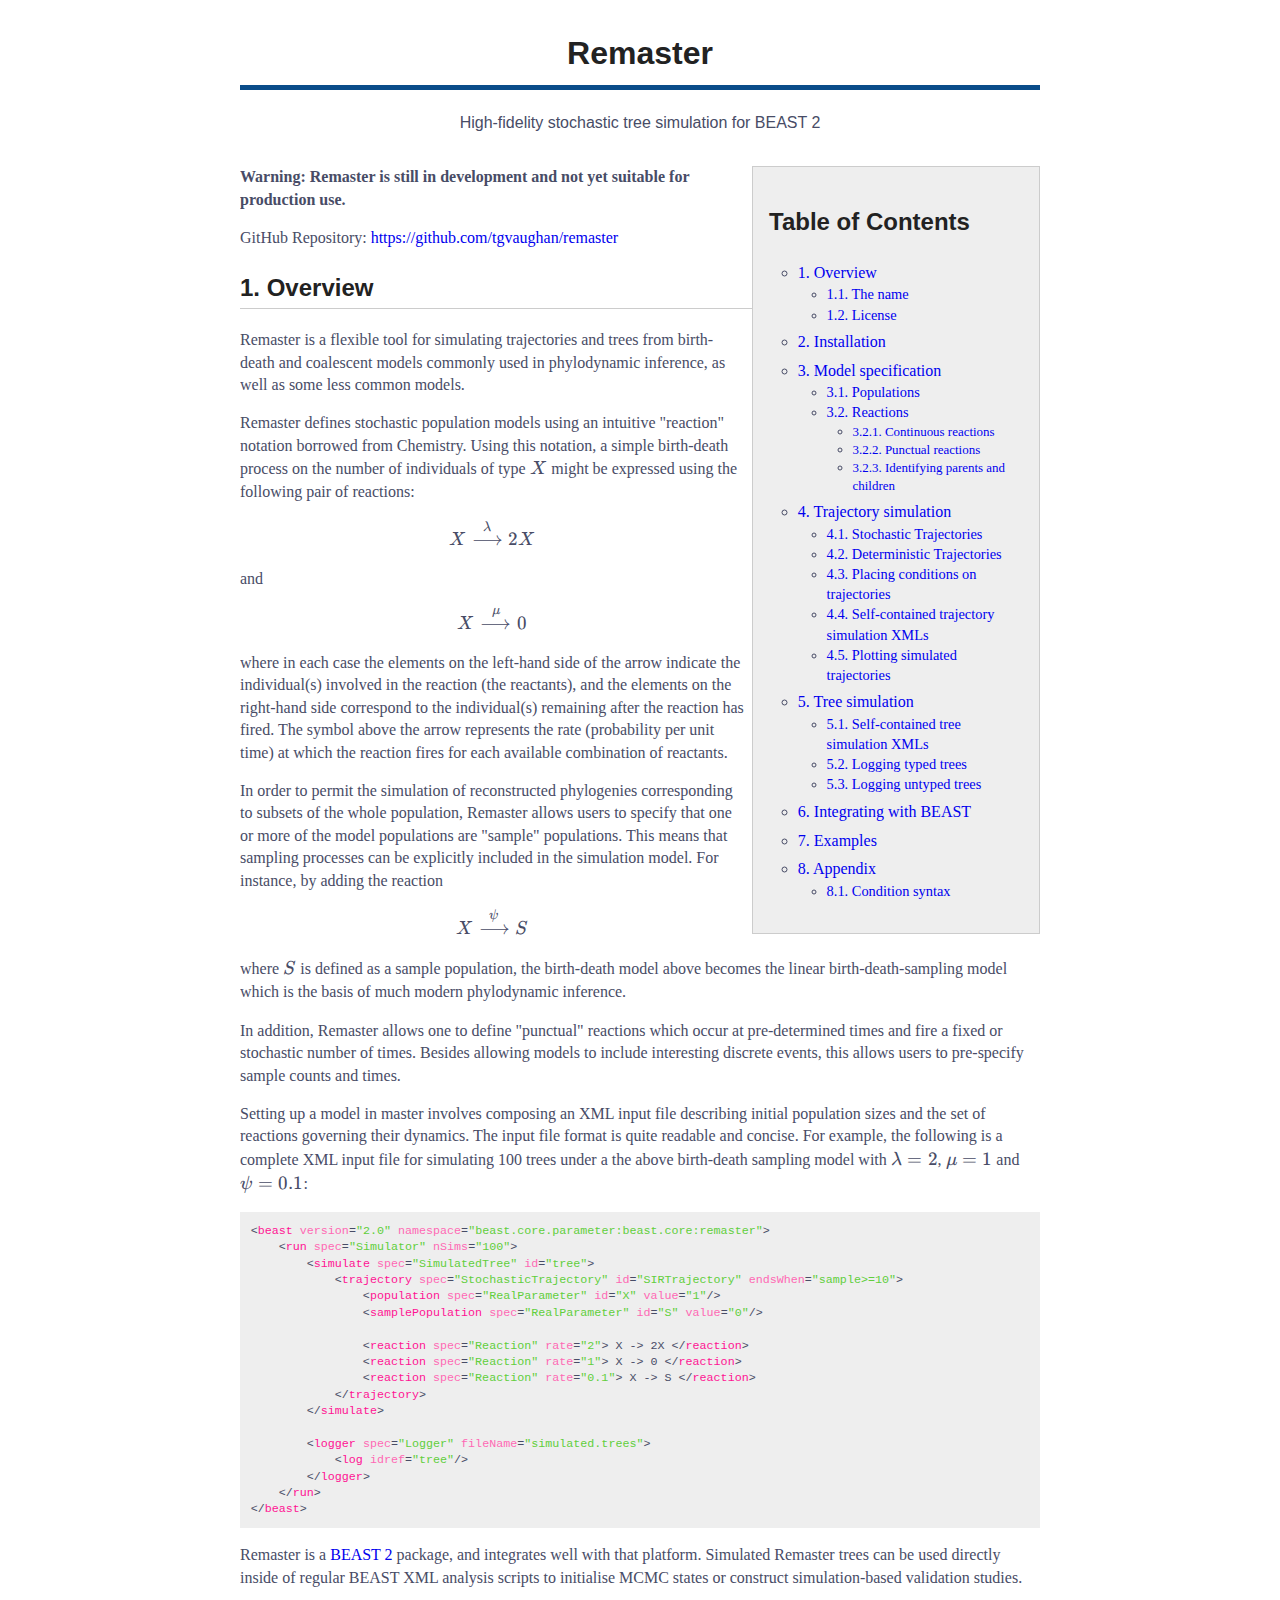
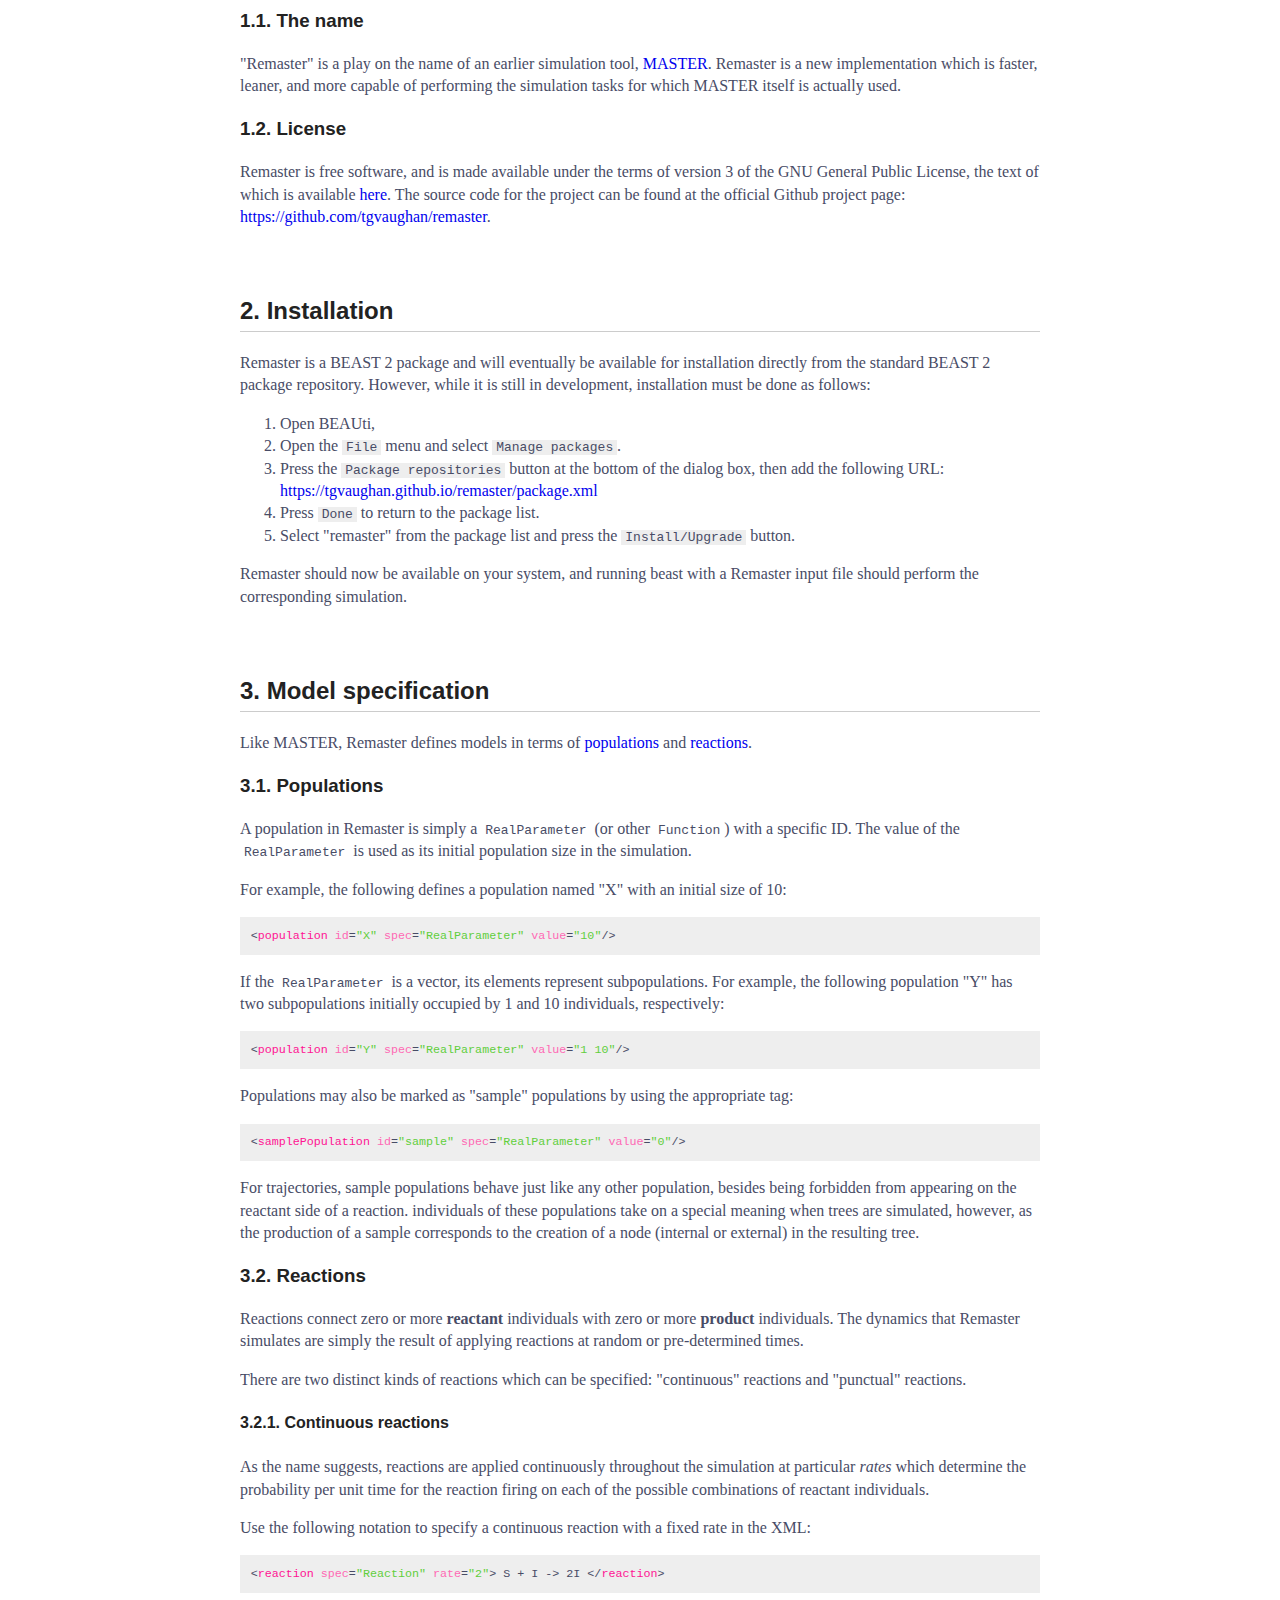
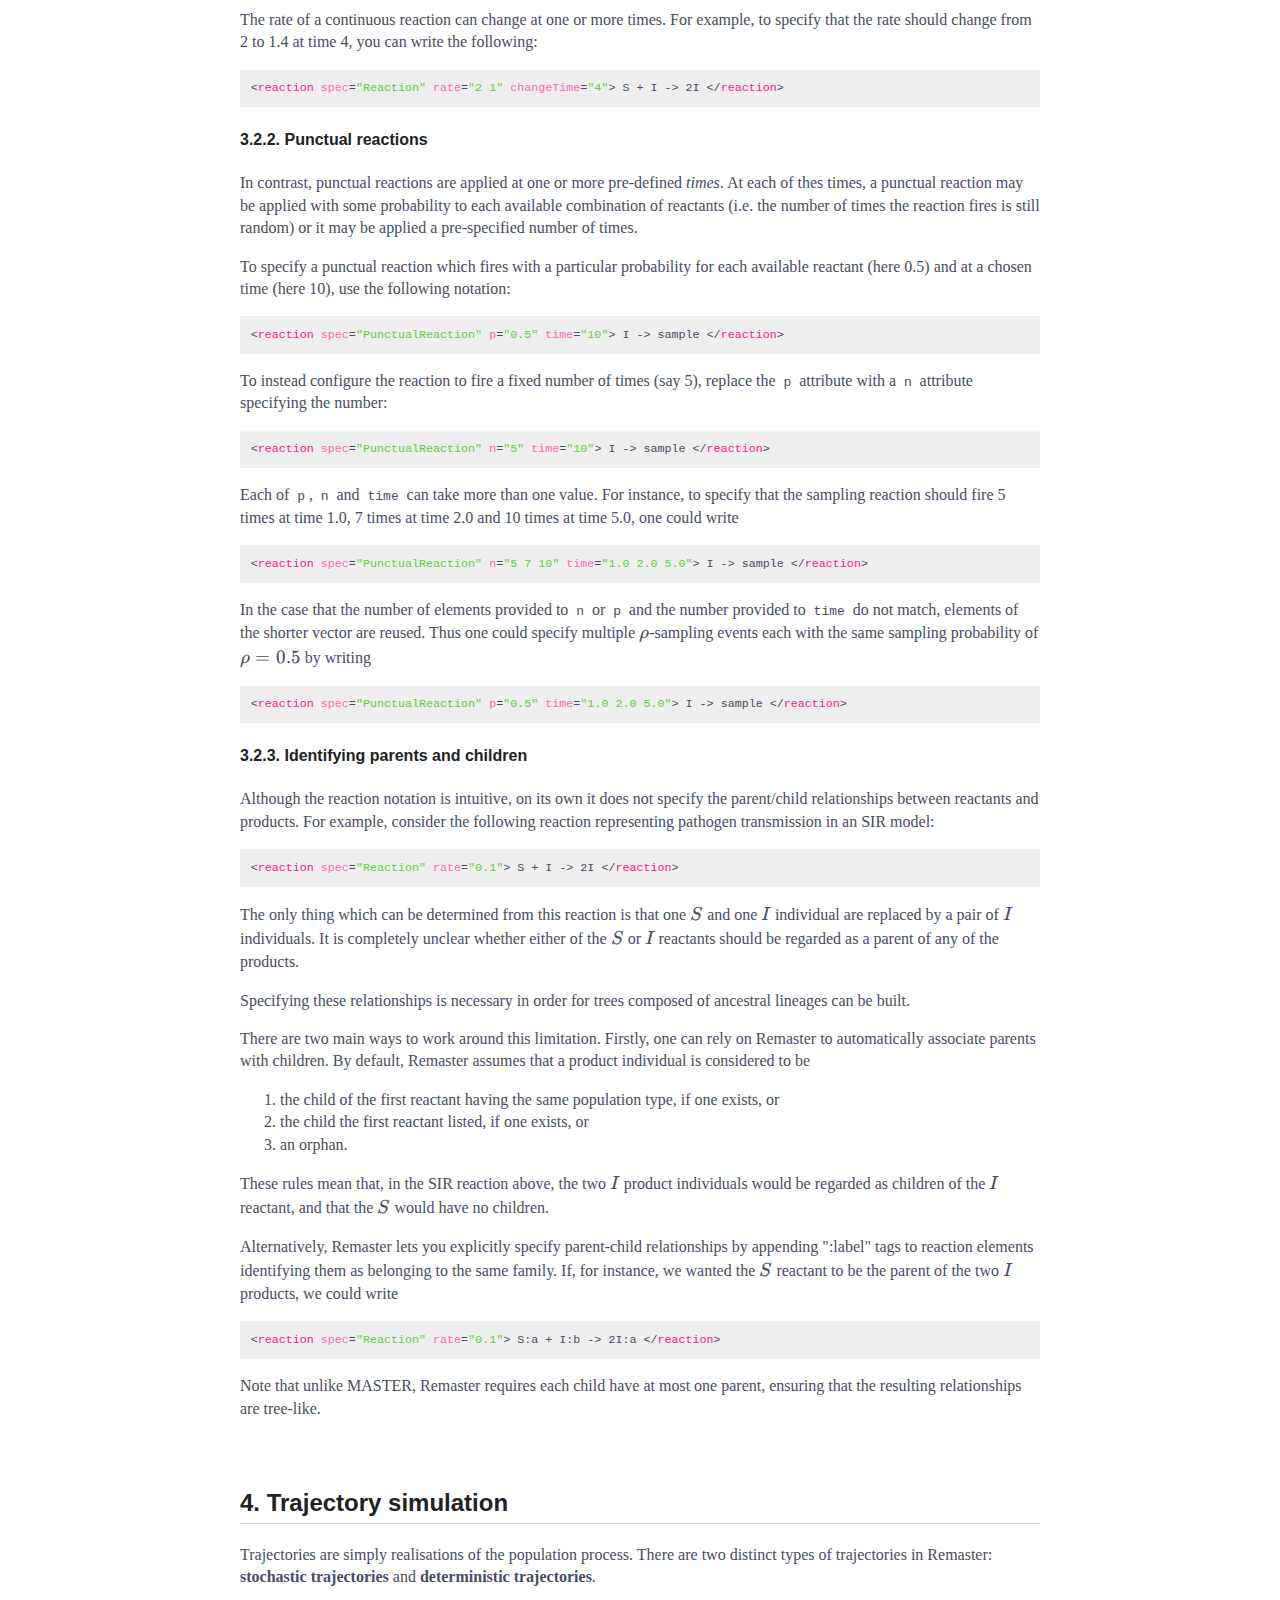
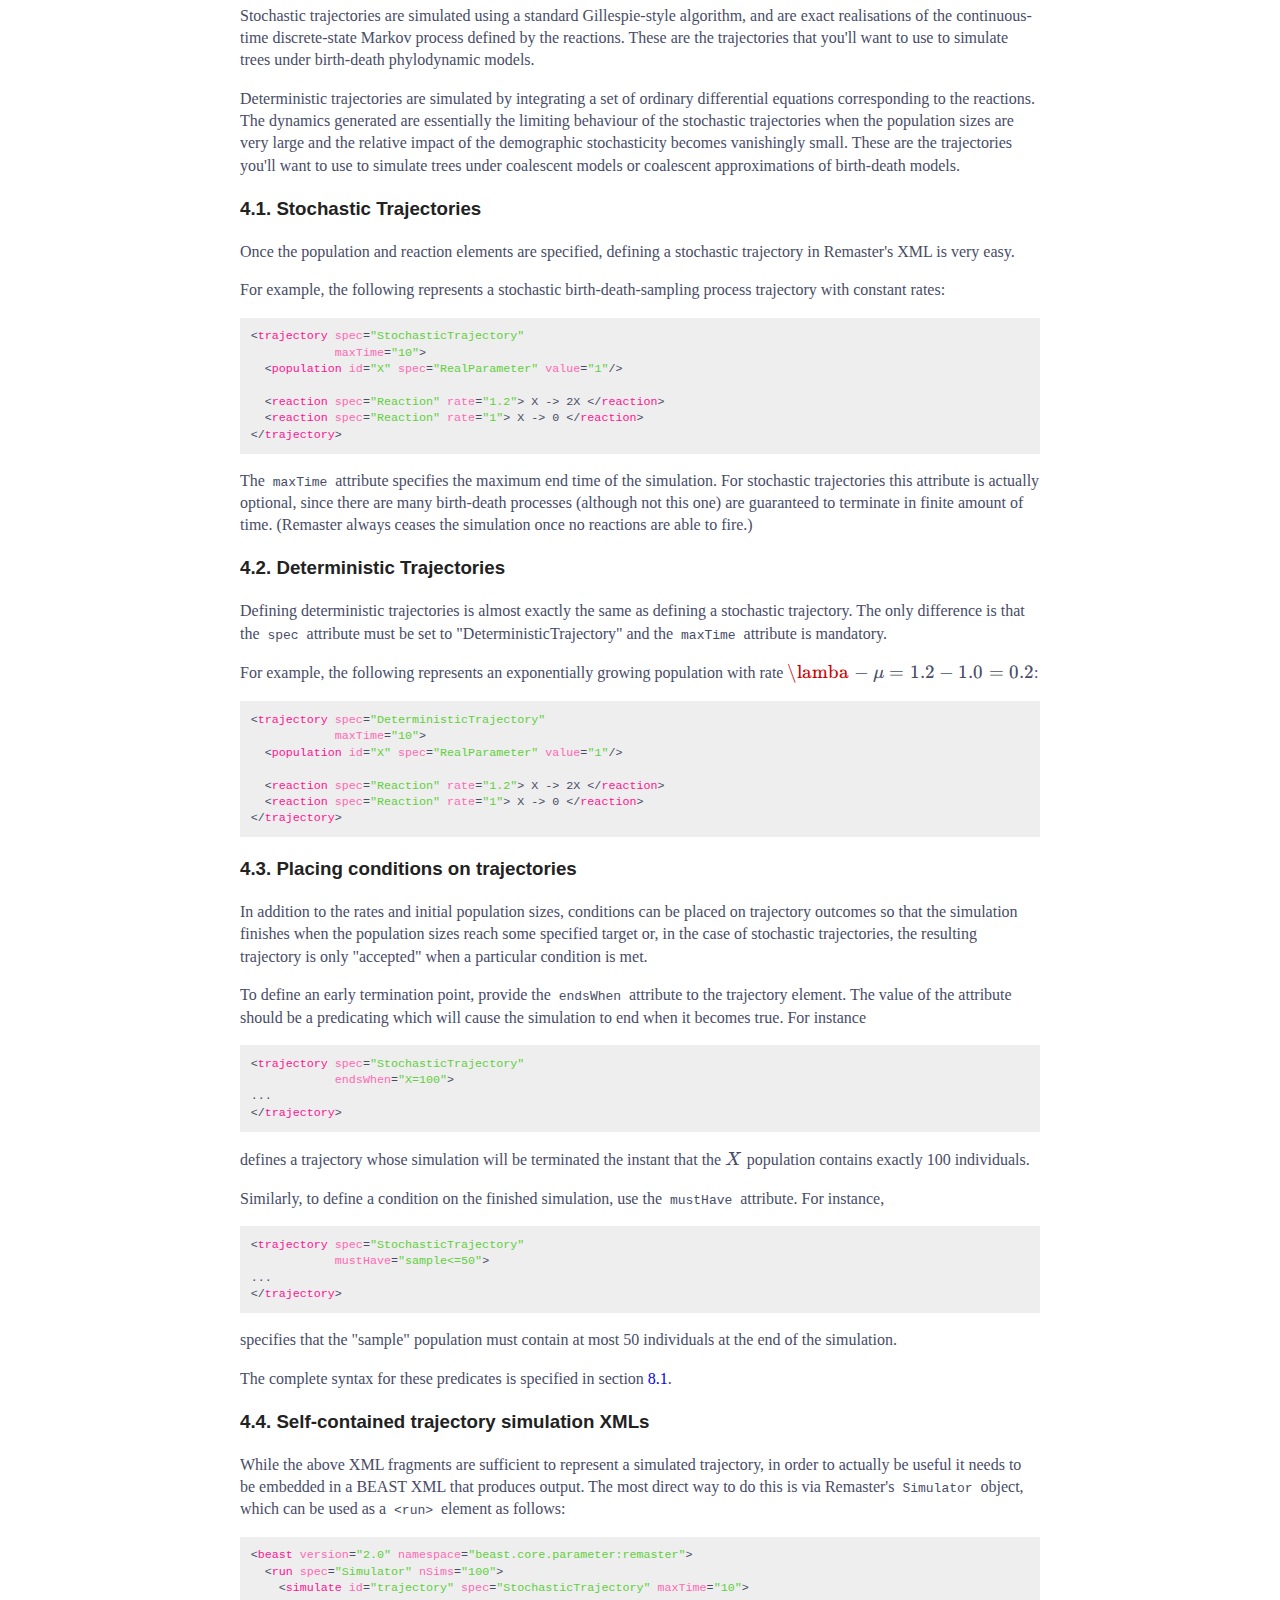
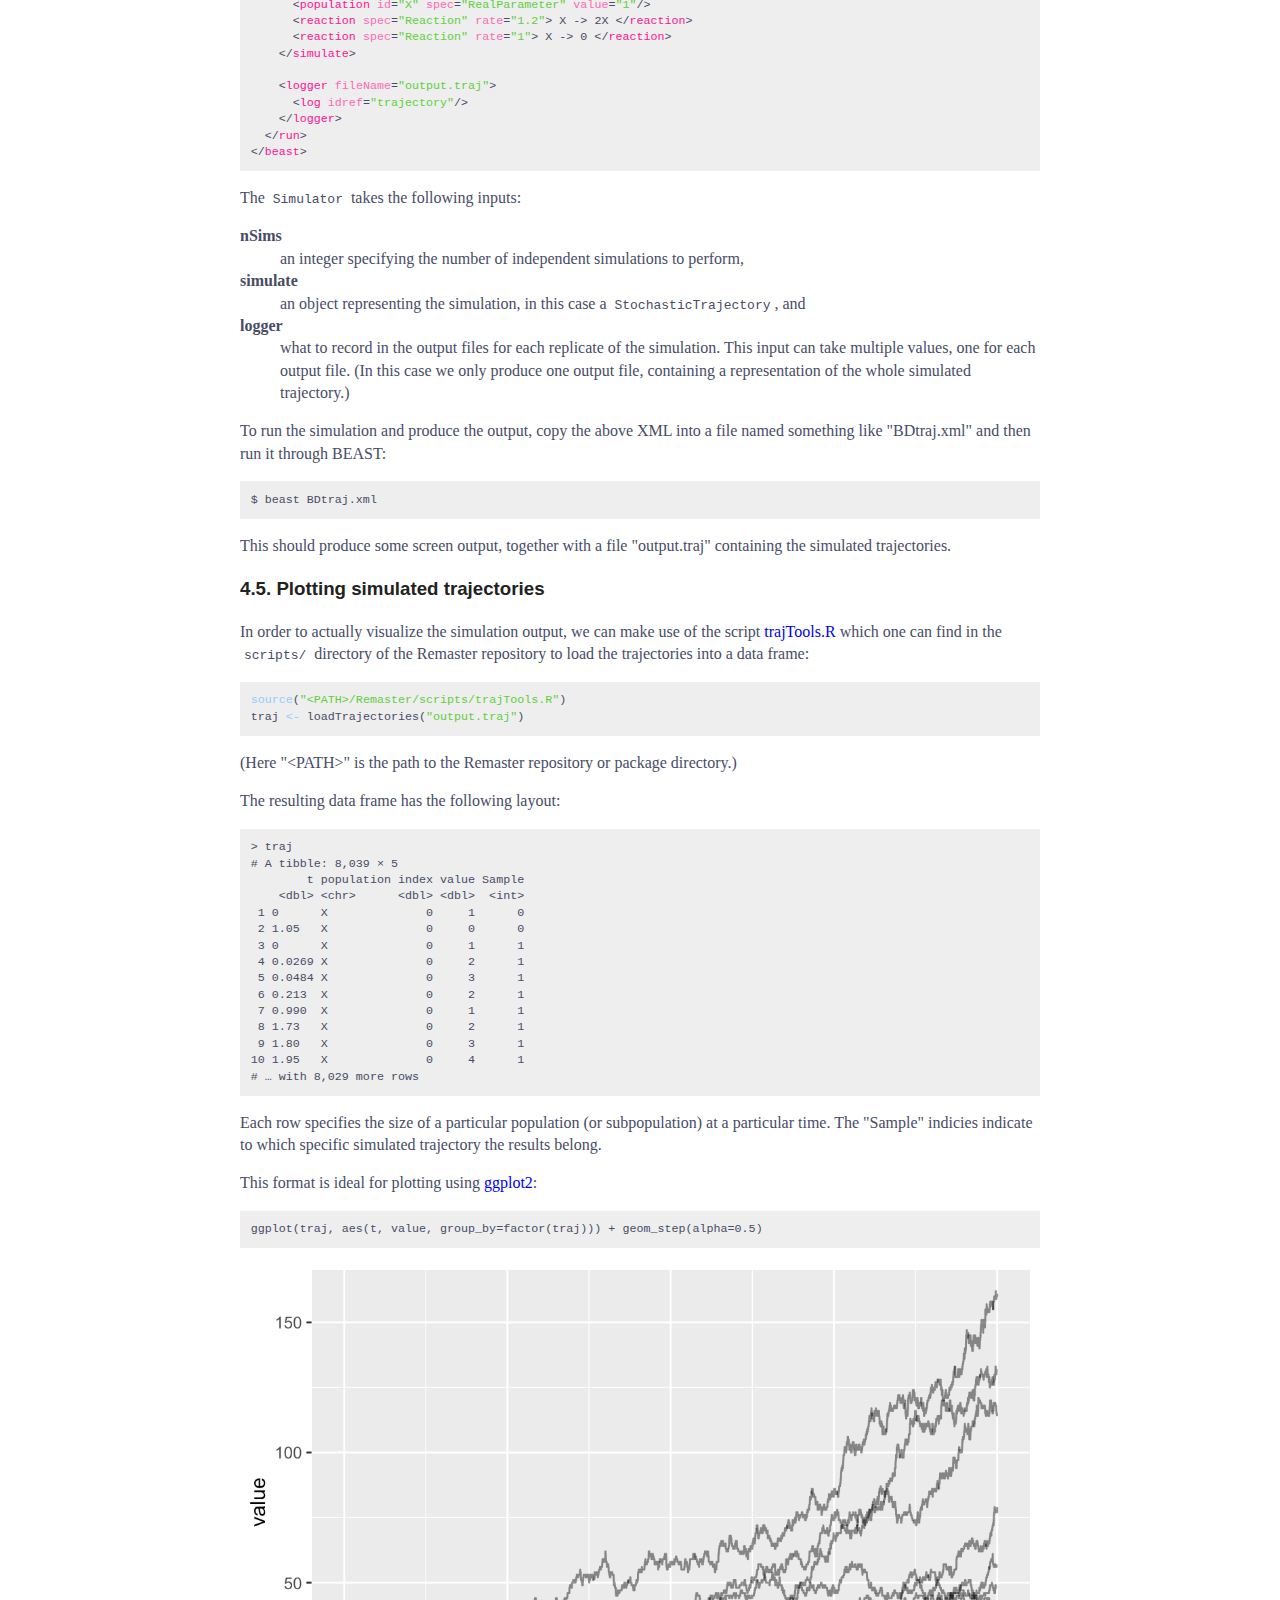
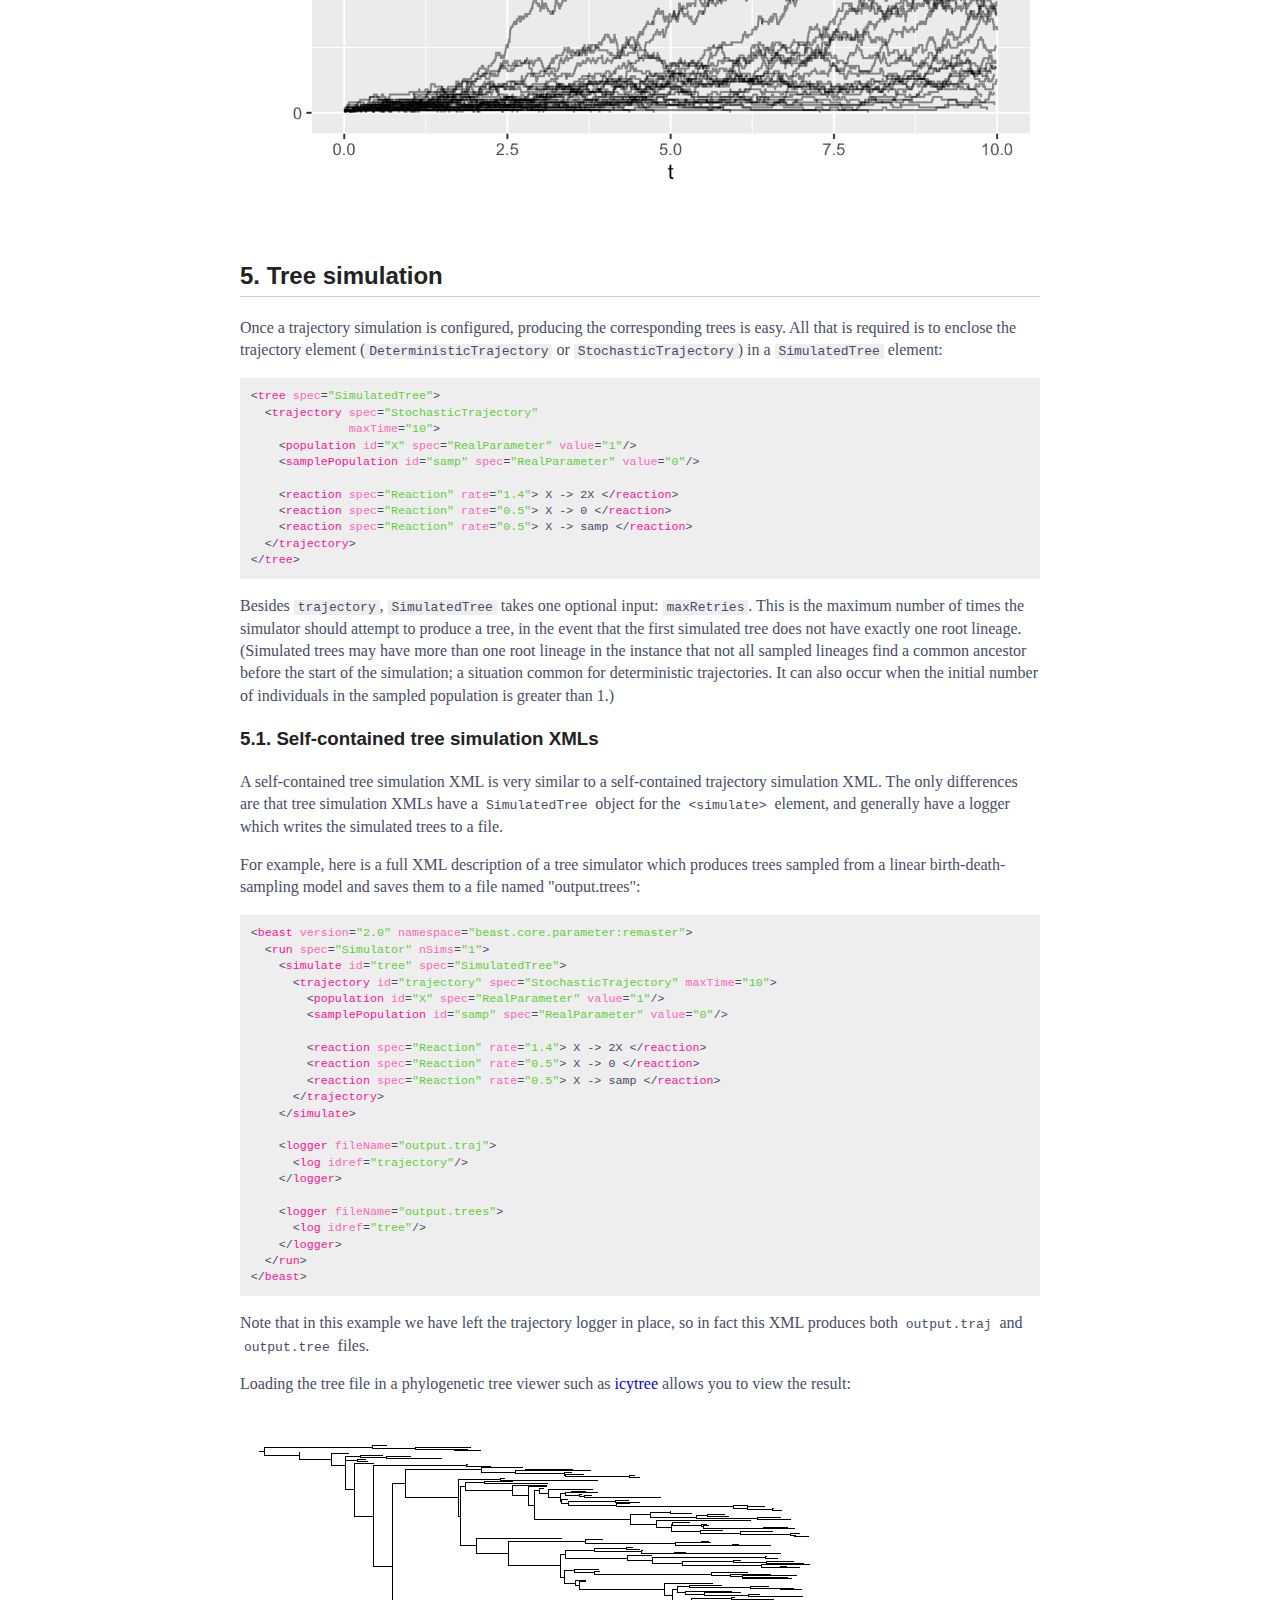
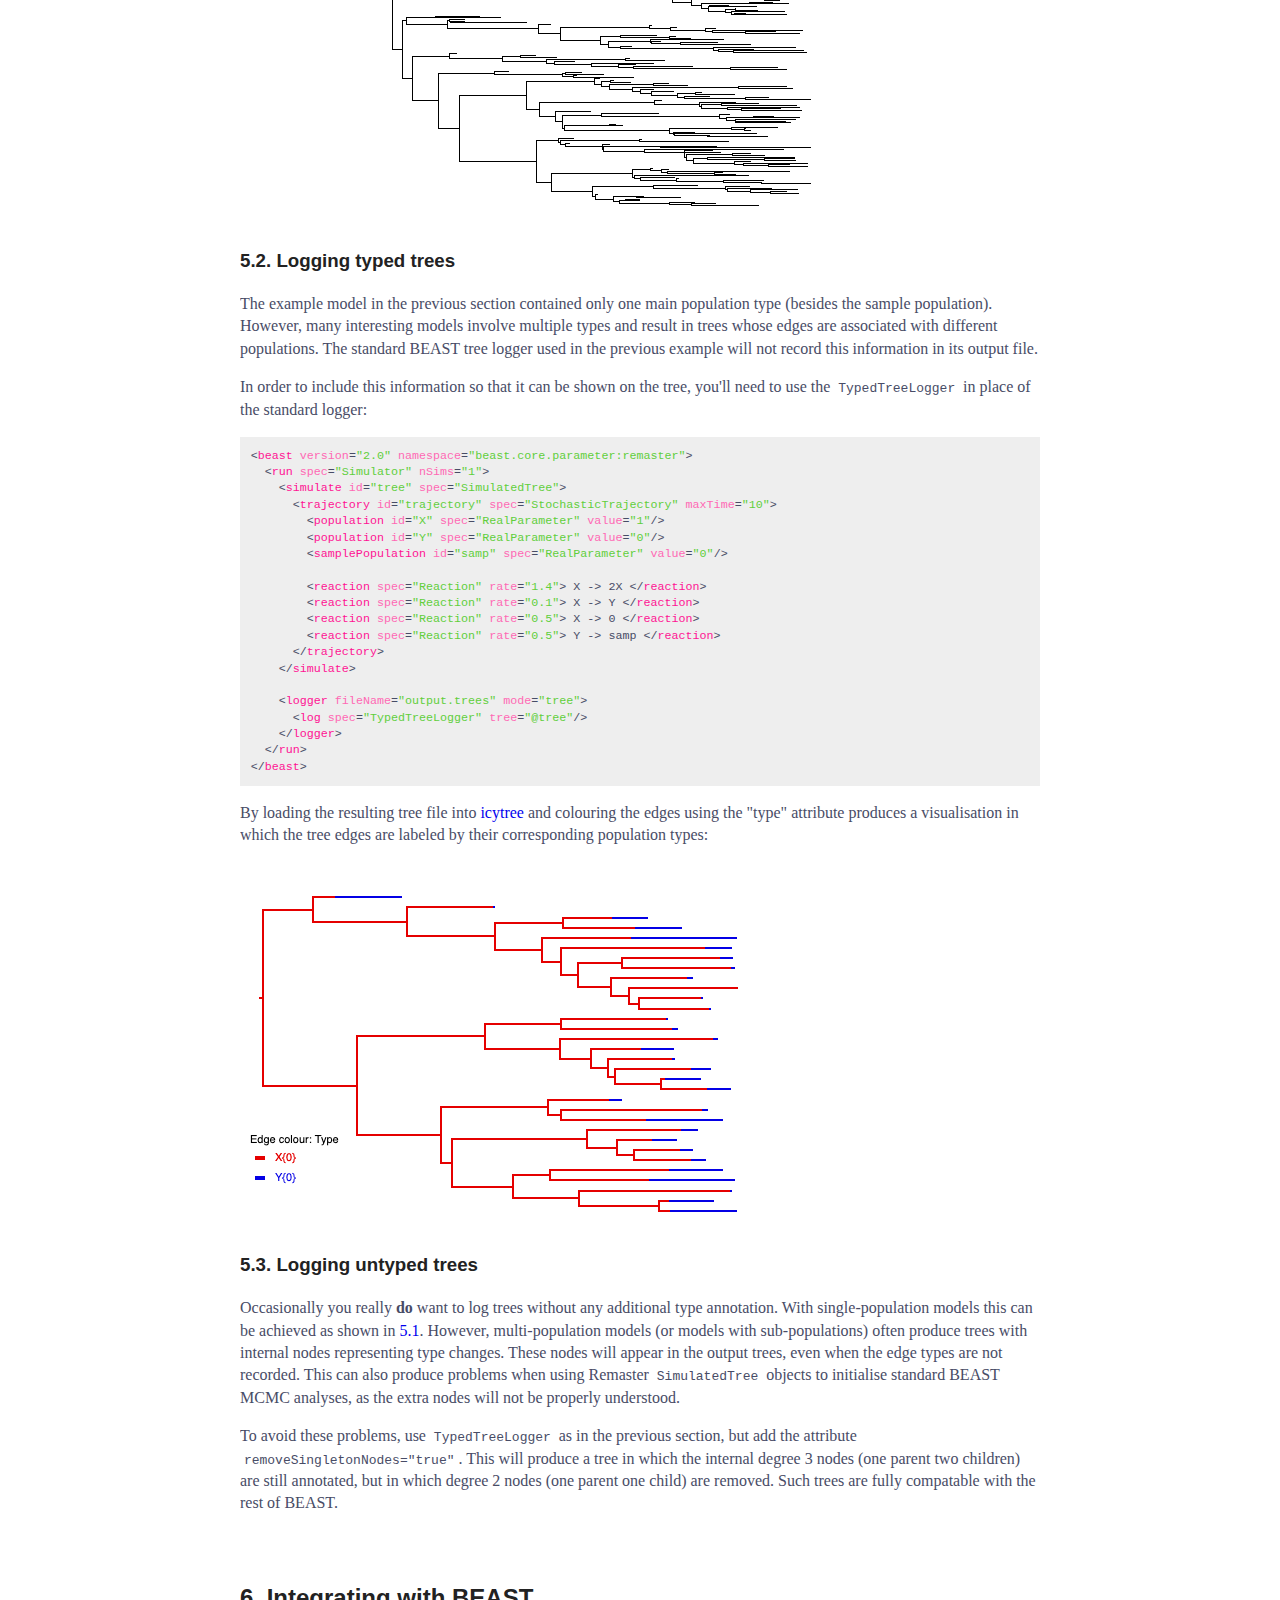
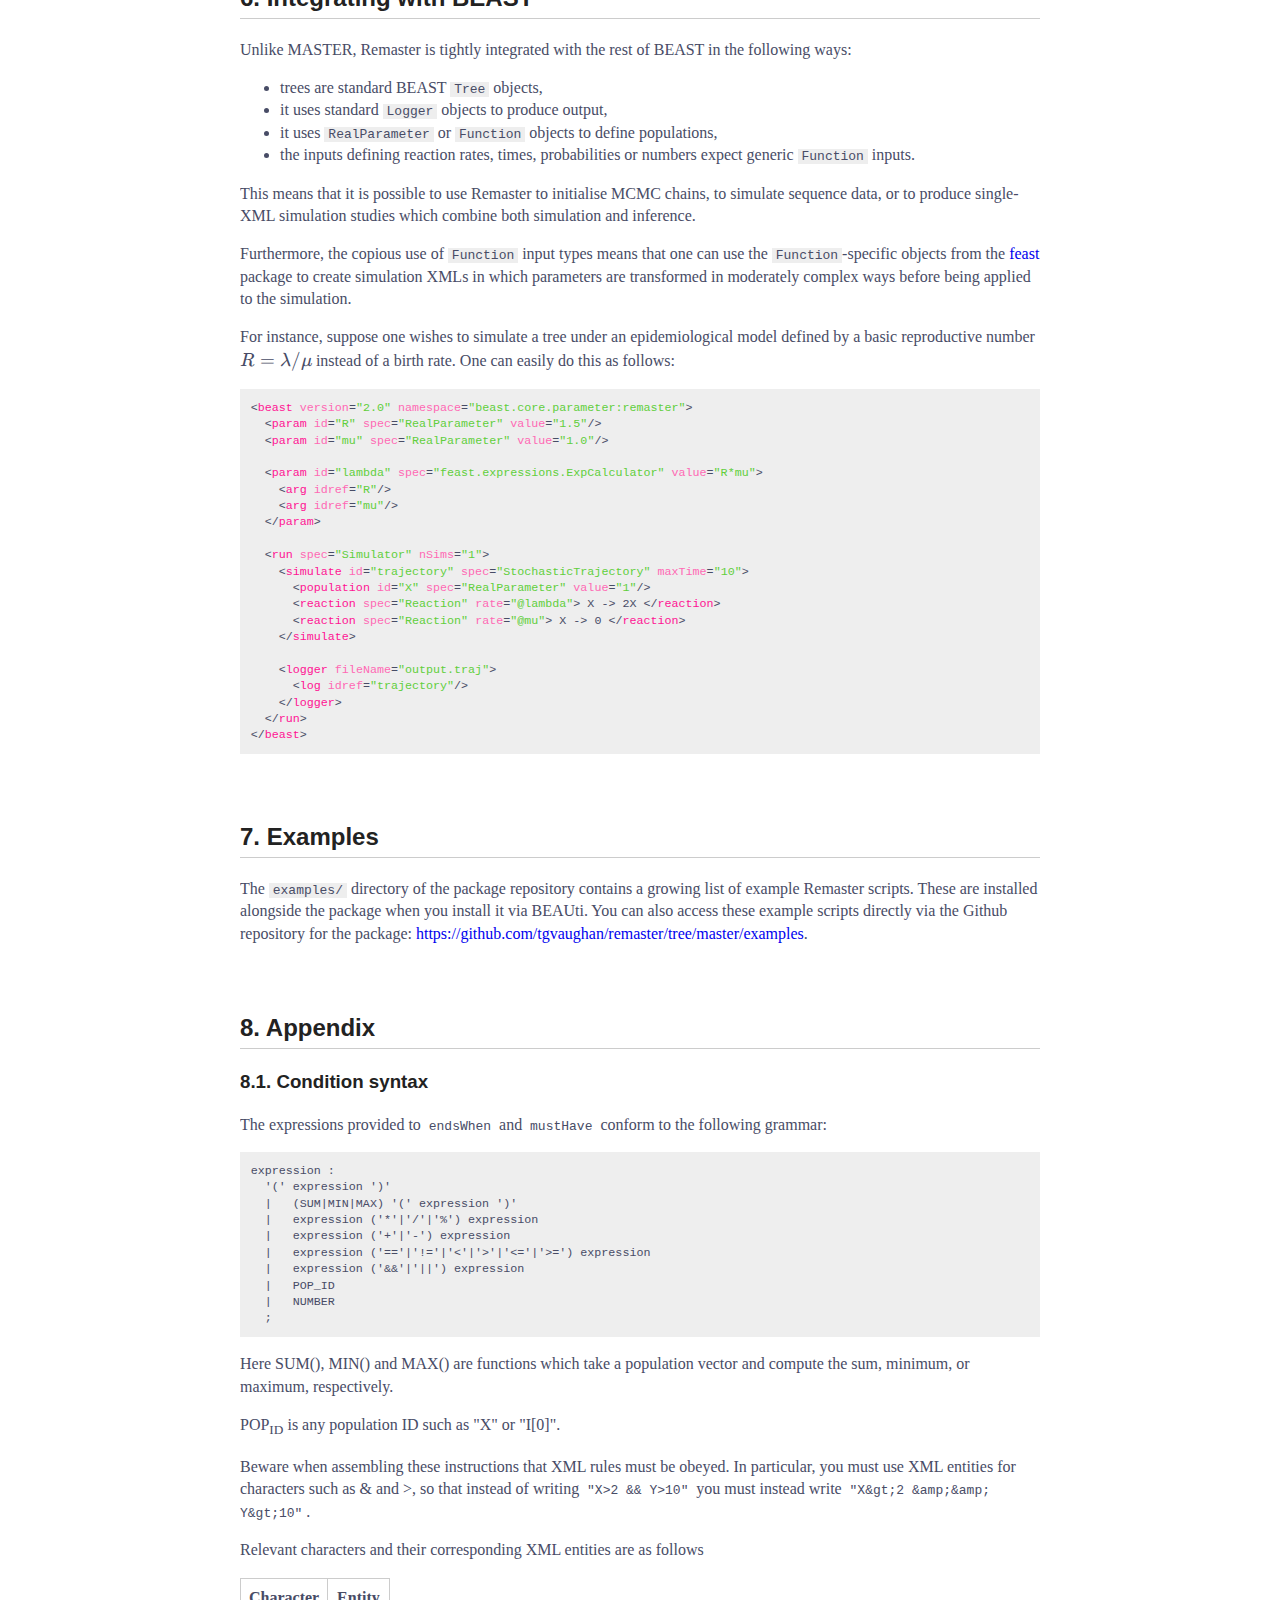
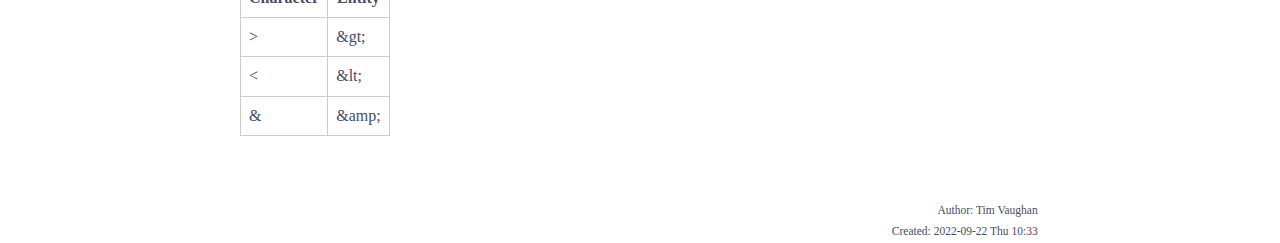
<file: docs/index.html>
<!DOCTYPE html>
<html lang="en">
<head>
<!-- 2022-09-22 Thu 10:33 -->
<meta charset="utf-8" />
<meta name="viewport" content="width=device-width, initial-scale=1" />
<title>Remaster</title>
<meta name="author" content="Tim Vaughan" />
<meta name="generator" content="Org Mode" />
<meta http-equiv="X-UA-Compatible" content="IE=edge">
<meta name="viewport" content="width=device-width, initial-scale=1">
<link rel="stylesheet" type="text/css" href="theme.css"/>
<link rel="stylesheet" type="text/css" href="katex/katex.css" />
<script defer type="text/javascript" src="katex/katex.js"></script>
<script defer type="text/javascript" src="katex/contrib/auto-render.js"></script>
<script> document.addEventListener("DOMContentLoaded", function() {renderMathInElement(document.body, {delimiters: [{left: '$$', right: '$$', display: true}, {left: '$', right: '$', display: false}, {left: '\\(', right: '\\)', display: false}, {left: '\\[', right: '\\]', display: true}], throwOnError : false});}); </script>
</head>
<body>
<div id="content" class="content">
<header>
<h1 class="title">Remaster</h1>
<p class="subtitle" role="doc-subtitle">High-fidelity stochastic tree simulation for BEAST 2</p>
</header><nav id="table-of-contents" role="doc-toc">
<h2>Table of Contents</h2>
<div id="text-table-of-contents" role="doc-toc">
<ul>
<li><a href="#org3f0cf9c">1. Overview</a>
<ul>
<li><a href="#org8fd99e1">1.1. The name</a></li>
<li><a href="#orgc6c0e0d">1.2. License</a></li>
</ul>
</li>
<li><a href="#org65ff725">2. Installation</a></li>
<li><a href="#org30e059a">3. Model specification</a>
<ul>
<li><a href="#org81db7bc">3.1. Populations</a></li>
<li><a href="#org7da11f0">3.2. Reactions</a>
<ul>
<li><a href="#orgf86ec40">3.2.1. Continuous reactions</a></li>
<li><a href="#org7b40749">3.2.2. Punctual reactions</a></li>
<li><a href="#org2af10ae">3.2.3. Identifying parents and children</a></li>
</ul>
</li>
</ul>
</li>
<li><a href="#org2c66f77">4. Trajectory simulation</a>
<ul>
<li><a href="#org96adb20">4.1. Stochastic Trajectories</a></li>
<li><a href="#orgf2f0980">4.2. Deterministic Trajectories</a></li>
<li><a href="#org3bea840">4.3. Placing conditions on trajectories</a></li>
<li><a href="#org6c32e91">4.4. Self-contained trajectory simulation XMLs</a></li>
<li><a href="#org240ae51">4.5. Plotting simulated trajectories</a></li>
</ul>
</li>
<li><a href="#org3af90e8">5. Tree simulation</a>
<ul>
<li><a href="#orgc993dbf">5.1. Self-contained tree simulation XMLs</a></li>
<li><a href="#org137be97">5.2. Logging typed trees</a></li>
<li><a href="#orgd5ac6ab">5.3. Logging untyped trees</a></li>
</ul>
</li>
<li><a href="#org75a8dcd">6. Integrating with BEAST</a></li>
<li><a href="#org2be5141">7. Examples</a></li>
<li><a href="#org9e8faa3">8. Appendix</a>
<ul>
<li><a href="#orga2d930c">8.1. Condition syntax</a></li>
</ul>
</li>
</ul>
</div>
</nav>
<p>
<b><b>Warning: Remaster is still in development and not yet suitable for production use.</b></b>
</p>

<p>
GitHub Repository: <a href="https://github.com/tgvaughan/remaster">https://github.com/tgvaughan/remaster</a>
</p>

<div id="outline-container-org3f0cf9c" class="outline-2">
<h2 id="org3f0cf9c"><span class="section-number-2">1.</span> Overview</h2>
<div class="outline-text-2" id="text-1">
<p>
Remaster is a flexible tool for simulating trajectories
and trees from birth-death and coalescent models commonly used in
phylodynamic inference, as well as some less common models.
</p>

<p>
Remaster defines stochastic population models using an intuitive
"reaction" notation borrowed from Chemistry.  Using this notation,
a simple birth-death process on the number of individuals of type $X$
might be expressed using the following pair of reactions:
$$X \overset{\lambda}{\longrightarrow} 2X$$
and
$$X \overset{\mu}{\longrightarrow} 0$$
where in each case the elements on the left-hand side of the arrow
indicate the individual(s) involved in the reaction (the reactants),
and the elements on the right-hand side correspond to the individual(s)
remaining after the reaction has fired.  The symbol above the arrow
represents the rate (probability per unit time) at which the reaction
fires for each available combination of reactants.
</p>

<p>
In order to permit the simulation of reconstructed phylogenies corresponding
to subsets of the whole population, Remaster allows users to specify that
one or more of the model populations are "sample" populations.  This means
that sampling processes can be explicitly included in the simulation model.
For instance, by adding the reaction
$$ X \overset{\psi}{\longrightarrow} S$$
where $S$ is defined as a sample population, the birth-death model above becomes the
linear birth-death-sampling model which is the basis of much modern phylodynamic inference.
</p>

<p>
In addition, Remaster allows one to define "punctual" reactions which occur
at pre-determined times and fire a fixed or stochastic number of times.
Besides allowing models to include interesting discrete events, this allows
users to pre-specify sample counts and times.
</p>

<p>
Setting up a model in master involves composing an XML input file
describing initial population sizes and the set of reactions governing
their dynamics.  The input file format is quite readable and concise.
For example, the following is a complete XML input file for 
simulating 100 trees under a the above birth-death sampling model with
$\lambda=2$, $\mu=1$ and $\psi=0.1$:
</p>

<div class="org-src-container">
<pre class="src src-xml">&lt;<span style="color: #ff1493;">beast</span> <span style="color: #ff69b4;">version</span>=<span style="color: #61CE3C;">"2.0"</span> <span style="color: #ff69b4;">namespace</span>=<span style="color: #61CE3C;">"beast.core.parameter:beast.core:remaster"</span>&gt;
    &lt;<span style="color: #ff1493;">run</span> <span style="color: #ff69b4;">spec</span>=<span style="color: #61CE3C;">"Simulator"</span> <span style="color: #ff69b4;">nSims</span>=<span style="color: #61CE3C;">"100"</span>&gt;
        &lt;<span style="color: #ff1493;">simulate</span> <span style="color: #ff69b4;">spec</span>=<span style="color: #61CE3C;">"SimulatedTree"</span> <span style="color: #ff69b4;">id</span>=<span style="color: #61CE3C;">"tree"</span>&gt;
            &lt;<span style="color: #ff1493;">trajectory</span> <span style="color: #ff69b4;">spec</span>=<span style="color: #61CE3C;">"StochasticTrajectory"</span> <span style="color: #ff69b4;">id</span>=<span style="color: #61CE3C;">"SIRTrajectory"</span> <span style="color: #ff69b4;">endsWhen</span>=<span style="color: #61CE3C;">"sample&gt;=10"</span>&gt;
                &lt;<span style="color: #ff1493;">population</span> <span style="color: #ff69b4;">spec</span>=<span style="color: #61CE3C;">"RealParameter"</span> <span style="color: #ff69b4;">id</span>=<span style="color: #61CE3C;">"X"</span> <span style="color: #ff69b4;">value</span>=<span style="color: #61CE3C;">"1"</span>/&gt;
                &lt;<span style="color: #ff1493;">samplePopulation</span> <span style="color: #ff69b4;">spec</span>=<span style="color: #61CE3C;">"RealParameter"</span> <span style="color: #ff69b4;">id</span>=<span style="color: #61CE3C;">"S"</span> <span style="color: #ff69b4;">value</span>=<span style="color: #61CE3C;">"0"</span>/&gt;

                &lt;<span style="color: #ff1493;">reaction</span> <span style="color: #ff69b4;">spec</span>=<span style="color: #61CE3C;">"Reaction"</span> <span style="color: #ff69b4;">rate</span>=<span style="color: #61CE3C;">"2"</span>&gt; X -&gt; 2X &lt;/<span style="color: #ff1493;">reaction</span>&gt;
                &lt;<span style="color: #ff1493;">reaction</span> <span style="color: #ff69b4;">spec</span>=<span style="color: #61CE3C;">"Reaction"</span> <span style="color: #ff69b4;">rate</span>=<span style="color: #61CE3C;">"1"</span>&gt; X -&gt; 0 &lt;/<span style="color: #ff1493;">reaction</span>&gt;
                &lt;<span style="color: #ff1493;">reaction</span> <span style="color: #ff69b4;">spec</span>=<span style="color: #61CE3C;">"Reaction"</span> <span style="color: #ff69b4;">rate</span>=<span style="color: #61CE3C;">"0.1"</span>&gt; X -&gt; S &lt;/<span style="color: #ff1493;">reaction</span>&gt;
            &lt;/<span style="color: #ff1493;">trajectory</span>&gt;
        &lt;/<span style="color: #ff1493;">simulate</span>&gt;

        &lt;<span style="color: #ff1493;">logger</span> <span style="color: #ff69b4;">spec</span>=<span style="color: #61CE3C;">"Logger"</span> <span style="color: #ff69b4;">fileName</span>=<span style="color: #61CE3C;">"simulated.trees"</span>&gt;
            &lt;<span style="color: #ff1493;">log</span> <span style="color: #ff69b4;">idref</span>=<span style="color: #61CE3C;">"tree"</span>/&gt;
        &lt;/<span style="color: #ff1493;">logger</span>&gt;
    &lt;/<span style="color: #ff1493;">run</span>&gt;
&lt;/<span style="color: #ff1493;">beast</span>&gt;
</pre>
</div>

<p>
Remaster is a <a href="https://www.beast2.org/">BEAST 2</a> package, and integrates well with that platform.
Simulated Remaster trees can be used directly inside of regular BEAST
XML analysis scripts to initialise MCMC states or construct
simulation-based validation studies.
</p>
</div>

<div id="outline-container-org8fd99e1" class="outline-3">
<h3 id="org8fd99e1"><span class="section-number-3">1.1.</span> The name</h3>
<div class="outline-text-3" id="text-1-1">
<p>
"Remaster" is a play on the name of an earlier simulation tool, <a href="https://tgvaughan.github.io/MASTER">MASTER</a>.
Remaster is a new implementation which is faster, leaner, and more capable
of performing the simulation tasks for which MASTER itself is actually used.
</p>
</div>
</div>

<div id="outline-container-orgc6c0e0d" class="outline-3">
<h3 id="orgc6c0e0d"><span class="section-number-3">1.2.</span> License</h3>
<div class="outline-text-3" id="text-1-2">
<p>
Remaster is free software, and is made available under the terms of
version 3 of the GNU General Public License, the text of which is
available <a href="https://raw.githubusercontent.com/tgvaughan/remaster/master/COPYING">here</a>.  The source code for the project can be found at the
official Github project page: <a href="https://github.com/tgvaughan/remaster">https://github.com/tgvaughan/remaster</a>.
</p>
</div>
</div>
</div>

<div id="outline-container-org65ff725" class="outline-2">
<h2 id="org65ff725"><span class="section-number-2">2.</span> Installation</h2>
<div class="outline-text-2" id="text-2">
<p>
Remaster is a BEAST 2 package and will eventually be available for installation
directly from the standard BEAST 2 package repository.  However, while it is still
in development, installation must be done as follows:
</p>

<ol class="org-ol">
<li>Open BEAUti,</li>
<li>Open the <code>File</code> menu and select <code>Manage packages</code>.</li>
<li>Press the <code>Package repositories</code> button at the bottom of the dialog box, then add the
following URL: <a href="https://tgvaughan.github.io/remaster/package.xml">https://tgvaughan.github.io/remaster/package.xml</a></li>
<li>Press <code>Done</code> to return to the package list.</li>
<li>Select "remaster" from the package list and press the <code>Install/Upgrade</code> button.</li>
</ol>

<p>
Remaster should now be available on your system, and running beast
with a Remaster input file should perform the corresponding
simulation.
</p>
</div>
</div>

<div id="outline-container-org30e059a" class="outline-2">
<h2 id="org30e059a"><span class="section-number-2">3.</span> Model specification</h2>
<div class="outline-text-2" id="text-3">
<p>
Like MASTER, Remaster defines models in terms of <a href="#org81db7bc">populations</a> and <a href="#org7da11f0">reactions</a>.
</p>
</div>

<div id="outline-container-org81db7bc" class="outline-3">
<h3 id="org81db7bc"><span class="section-number-3">3.1.</span> Populations</h3>
<div class="outline-text-3" id="text-3-1">
<p>
A population in Remaster is simply a <code>RealParameter</code> (or other
<code>Function</code>) with a specific ID.  The value of the <code>RealParameter</code> is
used as its initial population size in the simulation.
</p>

<p>
For example, the following defines a population named "X" with an initial size
of 10:
</p>
<div class="org-src-container">
<pre class="src src-xml">&lt;<span style="color: #ff1493;">population</span> <span style="color: #ff69b4;">id</span>=<span style="color: #61CE3C;">"X"</span> <span style="color: #ff69b4;">spec</span>=<span style="color: #61CE3C;">"RealParameter"</span> <span style="color: #ff69b4;">value</span>=<span style="color: #61CE3C;">"10"</span>/&gt;
</pre>
</div>

<p>
If the <code>RealParameter</code> is a vector, its elements represent subpopulations.
For example, the following population "Y" has two subpopulations initially
occupied by 1 and 10 individuals, respectively:
</p>
<div class="org-src-container">
<pre class="src src-xml">&lt;<span style="color: #ff1493;">population</span> <span style="color: #ff69b4;">id</span>=<span style="color: #61CE3C;">"Y"</span> <span style="color: #ff69b4;">spec</span>=<span style="color: #61CE3C;">"RealParameter"</span> <span style="color: #ff69b4;">value</span>=<span style="color: #61CE3C;">"1 10"</span>/&gt;
</pre>
</div>

<p>
Populations may also be marked as "sample" populations by using the appropriate
tag:
</p>
<div class="org-src-container">
<pre class="src src-xml">&lt;<span style="color: #ff1493;">samplePopulation</span> <span style="color: #ff69b4;">id</span>=<span style="color: #61CE3C;">"sample"</span> <span style="color: #ff69b4;">spec</span>=<span style="color: #61CE3C;">"RealParameter"</span> <span style="color: #ff69b4;">value</span>=<span style="color: #61CE3C;">"0"</span>/&gt;
</pre>
</div>
<p>
For trajectories, sample populations behave just like any other
population, besides being forbidden from appearing on the reactant
side of a reaction.  individuals of these populations take on a
special meaning when trees are simulated, however, as the production
of a sample corresponds to the creation of a node (internal or
external) in the resulting tree.
</p>
</div>
</div>

<div id="outline-container-org7da11f0" class="outline-3">
<h3 id="org7da11f0"><span class="section-number-3">3.2.</span> Reactions</h3>
<div class="outline-text-3" id="text-3-2">
<p>
Reactions connect zero or more <b>reactant</b> individuals with zero or
more <b>product</b> individuals.  The dynamics that Remaster simulates are
simply the result of applying reactions at random or pre-determined times.
</p>

<p>
There are two distinct kinds of reactions which can be specified: "continuous"
reactions and "punctual" reactions.
</p>
</div>


<div id="outline-container-orgf86ec40" class="outline-4">
<h4 id="orgf86ec40"><span class="section-number-4">3.2.1.</span> Continuous reactions</h4>
<div class="outline-text-4" id="text-3-2-1">
<p>
As the name suggests, reactions are applied continuously throughout the
simulation at particular <i>rates</i> which determine the probability per
unit time for the reaction firing on each of the possible combinations
of reactant individuals.
</p>

<p>
Use the following notation to specify a continuous reaction with a fixed rate in the XML:
</p>
<div class="org-src-container">
<pre class="src src-xml">&lt;<span style="color: #ff1493;">reaction</span> <span style="color: #ff69b4;">spec</span>=<span style="color: #61CE3C;">"Reaction"</span> <span style="color: #ff69b4;">rate</span>=<span style="color: #61CE3C;">"2"</span>&gt; S + I -&gt; 2I &lt;/<span style="color: #ff1493;">reaction</span>&gt;
</pre>
</div>

<p>
The rate of a continuous reaction can change at one or more times.  For example,
to specify that the rate should change from 2 to 1.4 at time 4, you can write
the following:
</p>
<div class="org-src-container">
<pre class="src src-xml">&lt;<span style="color: #ff1493;">reaction</span> <span style="color: #ff69b4;">spec</span>=<span style="color: #61CE3C;">"Reaction"</span> <span style="color: #ff69b4;">rate</span>=<span style="color: #61CE3C;">"2 1"</span> <span style="color: #ff69b4;">changeTime</span>=<span style="color: #61CE3C;">"4"</span>&gt; S + I -&gt; 2I &lt;/<span style="color: #ff1493;">reaction</span>&gt;
</pre>
</div>
</div>
</div>

<div id="outline-container-org7b40749" class="outline-4">
<h4 id="org7b40749"><span class="section-number-4">3.2.2.</span> Punctual reactions</h4>
<div class="outline-text-4" id="text-3-2-2">
<p>
In contrast, punctual reactions are applied at one or more pre-defined
<i>times</i>. At each of thes times, a punctual reaction may be applied
with some probability to each available combination of reactants
(i.e. the number of times the reaction fires is still random) or it
may be applied a pre-specified number of times.
</p>

<p>
To specify a punctual reaction which fires with a particular probability
for each available reactant (here 0.5) and at a chosen time (here 10),
use the following notation:
</p>
<div class="org-src-container">
<pre class="src src-xml">&lt;<span style="color: #ff1493;">reaction</span> <span style="color: #ff69b4;">spec</span>=<span style="color: #61CE3C;">"PunctualReaction"</span> <span style="color: #ff69b4;">p</span>=<span style="color: #61CE3C;">"0.5"</span> <span style="color: #ff69b4;">time</span>=<span style="color: #61CE3C;">"10"</span>&gt; I -&gt; sample &lt;/<span style="color: #ff1493;">reaction</span>&gt;
</pre>
</div>

<p>
To instead configure the reaction to fire a fixed number of times (say
5), replace the <code>p</code> attribute with a <code>n</code> attribute specifying the
number:
</p>
<div class="org-src-container">
<pre class="src src-xml">&lt;<span style="color: #ff1493;">reaction</span> <span style="color: #ff69b4;">spec</span>=<span style="color: #61CE3C;">"PunctualReaction"</span> <span style="color: #ff69b4;">n</span>=<span style="color: #61CE3C;">"5"</span> <span style="color: #ff69b4;">time</span>=<span style="color: #61CE3C;">"10"</span>&gt; I -&gt; sample &lt;/<span style="color: #ff1493;">reaction</span>&gt;
</pre>
</div>

<p>
Each of <code>p</code>, <code>n</code> and <code>time</code> can take more than one value. For instance,
to specify that the sampling reaction should fire 5 times at time 1.0,
7 times at time 2.0 and 10 times at time 5.0, one could write
</p>
<div class="org-src-container">
<pre class="src src-xml">&lt;<span style="color: #ff1493;">reaction</span> <span style="color: #ff69b4;">spec</span>=<span style="color: #61CE3C;">"PunctualReaction"</span> <span style="color: #ff69b4;">n</span>=<span style="color: #61CE3C;">"5 7 10"</span> <span style="color: #ff69b4;">time</span>=<span style="color: #61CE3C;">"1.0 2.0 5.0"</span>&gt; I -&gt; sample &lt;/<span style="color: #ff1493;">reaction</span>&gt;
</pre>
</div>

<p>
In the case that the number of elements provided to <code>n</code> or <code>p</code> and the
number provided to <code>time</code> do not match, elements of the shorter vector
are reused.  Thus one could specify multiple $&rho;$-sampling events
each with the same sampling probability of $\rho=0.5$ by writing
</p>
<div class="org-src-container">
<pre class="src src-xml">&lt;<span style="color: #ff1493;">reaction</span> <span style="color: #ff69b4;">spec</span>=<span style="color: #61CE3C;">"PunctualReaction"</span> <span style="color: #ff69b4;">p</span>=<span style="color: #61CE3C;">"0.5"</span> <span style="color: #ff69b4;">time</span>=<span style="color: #61CE3C;">"1.0 2.0 5.0"</span>&gt; I -&gt; sample &lt;/<span style="color: #ff1493;">reaction</span>&gt;
</pre>
</div>
</div>
</div>

<div id="outline-container-org2af10ae" class="outline-4">
<h4 id="org2af10ae"><span class="section-number-4">3.2.3.</span> Identifying parents and children</h4>
<div class="outline-text-4" id="text-3-2-3">
<p>
Although the reaction notation is intuitive, on its own it does not
specify the parent/child relationships between reactants and products.
For example, consider the following reaction representing pathogen
transmission in an SIR model:
</p>

<div class="org-src-container">
<pre class="src src-xml">&lt;<span style="color: #ff1493;">reaction</span> <span style="color: #ff69b4;">spec</span>=<span style="color: #61CE3C;">"Reaction"</span> <span style="color: #ff69b4;">rate</span>=<span style="color: #61CE3C;">"0.1"</span>&gt; S + I -&gt; 2I &lt;/<span style="color: #ff1493;">reaction</span>&gt;
</pre>
</div>

<p>
The only thing which can be determined from this reaction is that one $S$
and one $I$ individual are replaced by a pair of $I$ individuals.  It is
completely unclear whether either of the $S$ or $I$ reactants should be
regarded as a parent of any of the products.
</p>

<p>
Specifying these relationships is necessary in order for trees composed
of ancestral lineages can be built.
</p>

<p>
There are two main ways to work around this limitation.  Firstly, one can
rely on Remaster to automatically associate parents with children.
By default, Remaster assumes that a product individual is considered to
be
</p>
<ol class="org-ol">
<li>the child of the first reactant having the same population type, if one exists, or</li>
<li>the child the first reactant listed, if one exists, or</li>
<li>an orphan.</li>
</ol>

<p>
These rules mean that, in the SIR reaction above, the two $I$ product individuals
would be regarded as children of the $I$ reactant, and that the $S$ would have no
children.
</p>

<p>
Alternatively, Remaster lets you explicitly specify parent-child relationships
by appending ":label" tags to reaction elements identifying them as belonging
to the same family.  If, for instance, we wanted the $S$ reactant to be the parent
of the two $I$ products, we could write
</p>

<div class="org-src-container">
<pre class="src src-xml">&lt;<span style="color: #ff1493;">reaction</span> <span style="color: #ff69b4;">spec</span>=<span style="color: #61CE3C;">"Reaction"</span> <span style="color: #ff69b4;">rate</span>=<span style="color: #61CE3C;">"0.1"</span>&gt; S:a + I:b -&gt; 2I:a &lt;/<span style="color: #ff1493;">reaction</span>&gt;
</pre>
</div>

<p>
Note that unlike MASTER, Remaster requires each child have at most one parent, ensuring
that the resulting relationships are tree-like.
</p>
</div>
</div>
</div>
</div>

<div id="outline-container-org2c66f77" class="outline-2">
<h2 id="org2c66f77"><span class="section-number-2">4.</span> Trajectory simulation</h2>
<div class="outline-text-2" id="text-4">
<p>
Trajectories are simply realisations of the population process.  There are two
distinct types of trajectories in Remaster: <b>stochastic trajectories</b> and <b>deterministic trajectories</b>.
</p>

<p>
Stochastic trajectories are simulated using a standard Gillespie-style
algorithm, and are exact realisations of the continuous-time
discrete-state Markov process defined by the reactions.  These are the
trajectories that you'll want to use to simulate trees under
birth-death phylodynamic models.
</p>

<p>
Deterministic trajectories are simulated by integrating a set of
ordinary differential equations corresponding to the reactions.  The
dynamics generated are essentially the limiting behaviour of the
stochastic trajectories when the population sizes are very large and
the relative impact of the demographic stochasticity becomes
vanishingly small.  These are the trajectories you'll want to use to
simulate trees under coalescent models or coalescent approximations of
birth-death models.
</p>
</div>

<div id="outline-container-org96adb20" class="outline-3">
<h3 id="org96adb20"><span class="section-number-3">4.1.</span> Stochastic Trajectories</h3>
<div class="outline-text-3" id="text-4-1">
<p>
Once the population and reaction elements are specified, defining a
stochastic trajectory in Remaster's XML is very easy.
</p>

<p>
For example, the following represents a stochastic
birth-death-sampling process trajectory with constant rates:
</p>

<div class="org-src-container">
<pre class="src src-xml">&lt;<span style="color: #ff1493;">trajectory</span> <span style="color: #ff69b4;">spec</span>=<span style="color: #61CE3C;">"StochasticTrajectory"</span>
            <span style="color: #ff69b4;">maxTime</span>=<span style="color: #61CE3C;">"10"</span>&gt;
  &lt;<span style="color: #ff1493;">population</span> <span style="color: #ff69b4;">id</span>=<span style="color: #61CE3C;">"X"</span> <span style="color: #ff69b4;">spec</span>=<span style="color: #61CE3C;">"RealParameter"</span> <span style="color: #ff69b4;">value</span>=<span style="color: #61CE3C;">"1"</span>/&gt;

  &lt;<span style="color: #ff1493;">reaction</span> <span style="color: #ff69b4;">spec</span>=<span style="color: #61CE3C;">"Reaction"</span> <span style="color: #ff69b4;">rate</span>=<span style="color: #61CE3C;">"1.2"</span>&gt; X -&gt; 2X &lt;/<span style="color: #ff1493;">reaction</span>&gt;
  &lt;<span style="color: #ff1493;">reaction</span> <span style="color: #ff69b4;">spec</span>=<span style="color: #61CE3C;">"Reaction"</span> <span style="color: #ff69b4;">rate</span>=<span style="color: #61CE3C;">"1"</span>&gt; X -&gt; 0 &lt;/<span style="color: #ff1493;">reaction</span>&gt;
&lt;/<span style="color: #ff1493;">trajectory</span>&gt;
</pre>
</div>

<p>
The <code>maxTime</code> attribute specifies the maximum end time of the
simulation.  For stochastic trajectories this attribute is actually
optional, since there are many birth-death processes (although not
this one) are guaranteed to terminate in finite amount of time.
(Remaster always ceases the simulation once no reactions are able to
fire.)
</p>
</div>
</div>

<div id="outline-container-orgf2f0980" class="outline-3">
<h3 id="orgf2f0980"><span class="section-number-3">4.2.</span> Deterministic Trajectories</h3>
<div class="outline-text-3" id="text-4-2">
<p>
Defining deterministic trajectories is almost exactly the same as defining
a stochastic trajectory.  The only difference is that the <code>spec</code> attribute
must be set to "DeterministicTrajectory" and the <code>maxTime</code> attribute is
mandatory.
</p>

<p>
For example, the following represents an exponentially growing population
with rate $\lamba-\mu=1.2-1.0=0.2$:
</p>
<div class="org-src-container">
<pre class="src src-xml">&lt;<span style="color: #ff1493;">trajectory</span> <span style="color: #ff69b4;">spec</span>=<span style="color: #61CE3C;">"DeterministicTrajectory"</span>
            <span style="color: #ff69b4;">maxTime</span>=<span style="color: #61CE3C;">"10"</span>&gt;
  &lt;<span style="color: #ff1493;">population</span> <span style="color: #ff69b4;">id</span>=<span style="color: #61CE3C;">"X"</span> <span style="color: #ff69b4;">spec</span>=<span style="color: #61CE3C;">"RealParameter"</span> <span style="color: #ff69b4;">value</span>=<span style="color: #61CE3C;">"1"</span>/&gt;

  &lt;<span style="color: #ff1493;">reaction</span> <span style="color: #ff69b4;">spec</span>=<span style="color: #61CE3C;">"Reaction"</span> <span style="color: #ff69b4;">rate</span>=<span style="color: #61CE3C;">"1.2"</span>&gt; X -&gt; 2X &lt;/<span style="color: #ff1493;">reaction</span>&gt;
  &lt;<span style="color: #ff1493;">reaction</span> <span style="color: #ff69b4;">spec</span>=<span style="color: #61CE3C;">"Reaction"</span> <span style="color: #ff69b4;">rate</span>=<span style="color: #61CE3C;">"1"</span>&gt; X -&gt; 0 &lt;/<span style="color: #ff1493;">reaction</span>&gt;
&lt;/<span style="color: #ff1493;">trajectory</span>&gt;
</pre>
</div>
</div>
</div>

<div id="outline-container-org3bea840" class="outline-3">
<h3 id="org3bea840"><span class="section-number-3">4.3.</span> Placing conditions on trajectories</h3>
<div class="outline-text-3" id="text-4-3">
<p>
In addition to the rates and initial population sizes, conditions can
be placed on trajectory outcomes so that the simulation finishes
when the population sizes reach some specified target or, in the case
of stochastic trajectories, the resulting trajectory is only "accepted"
when a particular condition is met.
</p>

<p>
To define an early termination point, provide the <code>endsWhen</code> attribute
to the trajectory element.  The value of the attribute should be a
predicating which will cause the simulation to end when it becomes true.
For instance
</p>
<div class="org-src-container">
<pre class="src src-xml">&lt;<span style="color: #ff1493;">trajectory</span> <span style="color: #ff69b4;">spec</span>=<span style="color: #61CE3C;">"StochasticTrajectory"</span>
            <span style="color: #ff69b4;">endsWhen</span>=<span style="color: #61CE3C;">"X=100"</span>&gt;
...
&lt;/<span style="color: #ff1493;">trajectory</span>&gt;
</pre>
</div>
<p>
defines a trajectory whose simulation will be terminated the instant that
the $X$ population contains exactly 100 individuals.
</p>

<p>
Similarly, to define a condition on the finished simulation, use the
<code>mustHave</code> attribute. For instance,
</p>
<div class="org-src-container">
<pre class="src src-xml">&lt;<span style="color: #ff1493;">trajectory</span> <span style="color: #ff69b4;">spec</span>=<span style="color: #61CE3C;">"StochasticTrajectory"</span>
            <span style="color: #ff69b4;">mustHave</span>=<span style="color: #61CE3C;">"sample&lt;</span><span style="color: #61CE3C;">=50"</span>&gt;
...
&lt;/<span style="color: #ff1493;">trajectory</span>&gt;
</pre>
</div>
<p>
specifies that the  "sample" population must contain at most 50 individuals
at the end of the simulation.
</p>

<p>
The complete syntax for these predicates is specified in section <a href="#orga2d930c">8.1</a>.
</p>
</div>
</div>

<div id="outline-container-org6c32e91" class="outline-3">
<h3 id="org6c32e91"><span class="section-number-3">4.4.</span> Self-contained trajectory simulation XMLs</h3>
<div class="outline-text-3" id="text-4-4">
<p>
While the above XML fragments are sufficient to represent a simulated trajectory, in order to actually be useful
it needs to be embedded in a BEAST XML that produces output.  The most direct way to do this is via
Remaster's <code>Simulator</code> object, which can be used as a <code>&lt;run&gt;</code> element as follows:
</p>

<div class="org-src-container">
<pre class="src src-xml">&lt;<span style="color: #ff1493;">beast</span> <span style="color: #ff69b4;">version</span>=<span style="color: #61CE3C;">"2.0"</span> <span style="color: #ff69b4;">namespace</span>=<span style="color: #61CE3C;">"beast.core.parameter:remaster"</span>&gt;
  &lt;<span style="color: #ff1493;">run</span> <span style="color: #ff69b4;">spec</span>=<span style="color: #61CE3C;">"Simulator"</span> <span style="color: #ff69b4;">nSims</span>=<span style="color: #61CE3C;">"100"</span>&gt;
    &lt;<span style="color: #ff1493;">simulate</span> <span style="color: #ff69b4;">id</span>=<span style="color: #61CE3C;">"trajectory"</span> <span style="color: #ff69b4;">spec</span>=<span style="color: #61CE3C;">"StochasticTrajectory"</span> <span style="color: #ff69b4;">maxTime</span>=<span style="color: #61CE3C;">"10"</span>&gt;
      &lt;<span style="color: #ff1493;">population</span> <span style="color: #ff69b4;">id</span>=<span style="color: #61CE3C;">"X"</span> <span style="color: #ff69b4;">spec</span>=<span style="color: #61CE3C;">"RealParameter"</span> <span style="color: #ff69b4;">value</span>=<span style="color: #61CE3C;">"1"</span>/&gt;
      &lt;<span style="color: #ff1493;">reaction</span> <span style="color: #ff69b4;">spec</span>=<span style="color: #61CE3C;">"Reaction"</span> <span style="color: #ff69b4;">rate</span>=<span style="color: #61CE3C;">"1.2"</span>&gt; X -&gt; 2X &lt;/<span style="color: #ff1493;">reaction</span>&gt;
      &lt;<span style="color: #ff1493;">reaction</span> <span style="color: #ff69b4;">spec</span>=<span style="color: #61CE3C;">"Reaction"</span> <span style="color: #ff69b4;">rate</span>=<span style="color: #61CE3C;">"1"</span>&gt; X -&gt; 0 &lt;/<span style="color: #ff1493;">reaction</span>&gt;
    &lt;/<span style="color: #ff1493;">simulate</span>&gt;

    &lt;<span style="color: #ff1493;">logger</span> <span style="color: #ff69b4;">fileName</span>=<span style="color: #61CE3C;">"output.traj"</span>&gt;
      &lt;<span style="color: #ff1493;">log</span> <span style="color: #ff69b4;">idref</span>=<span style="color: #61CE3C;">"trajectory"</span>/&gt;
    &lt;/<span style="color: #ff1493;">logger</span>&gt;
  &lt;/<span style="color: #ff1493;">run</span>&gt;
&lt;/<span style="color: #ff1493;">beast</span>&gt;
</pre>
</div>

<p>
The <code>Simulator</code> takes the following inputs:
</p>
<dl class="org-dl">
<dt>nSims</dt><dd>an integer specifying the number of independent simulations to perform,</dd>
<dt>simulate</dt><dd>an object representing the simulation, in this case a <code>StochasticTrajectory</code>, and</dd>
<dt>logger</dt><dd>what to record in the output files for each replicate of the simulation.
This input can take multiple values, one for each output file.
(In this case we only produce one output file, containing a representation of the whole simulated trajectory.)</dd>
</dl>

<p>
To run the simulation and produce the output, copy the above XML into
a file named something like "BDtraj.xml" and then run it through BEAST:
</p>
<pre class="example" id="org354cbf1">
$ beast BDtraj.xml
</pre>

<p>
This should produce some screen output, together with a file
"output.traj" containing the simulated trajectories.
</p>
</div>
</div>

<div id="outline-container-org240ae51" class="outline-3">
<h3 id="org240ae51"><span class="section-number-3">4.5.</span> Plotting simulated trajectories</h3>
<div class="outline-text-3" id="text-4-5">
<p>
In order to actually visualize the simulation output, we can make use of the script
<a href="https://github.com/tgvaughan/remaster/blob/master/scripts/trajTools.R">trajTools.R</a> which one can find in the <code>scripts/</code> directory of the Remaster repository
to load the trajectories into a data frame:
</p>

<div class="org-src-container">
<pre class="src src-R"><span style="color: #96CBFE;">source</span>(<span style="color: #61CE3C;">"&lt;PATH&gt;/Remaster/scripts/trajTools.R"</span>)
traj <span style="color: #96CBFE;">&lt;-</span> loadTrajectories(<span style="color: #61CE3C;">"output.traj"</span>)
</pre>
</div>
<p>
(Here "&lt;PATH&gt;" is the path to the Remaster repository or package directory.)
</p>

<p>
The resulting data frame has the following layout:
</p>
<pre class="example" id="orgfcd92fe">
&gt; traj
# A tibble: 8,039 × 5
        t population index value Sample
    &lt;dbl&gt; &lt;chr&gt;      &lt;dbl&gt; &lt;dbl&gt;  &lt;int&gt;
 1 0      X              0     1      0
 2 1.05   X              0     0      0
 3 0      X              0     1      1
 4 0.0269 X              0     2      1
 5 0.0484 X              0     3      1
 6 0.213  X              0     2      1
 7 0.990  X              0     1      1
 8 1.73   X              0     2      1
 9 1.80   X              0     3      1
10 1.95   X              0     4      1
# … with 8,029 more rows
</pre>
<p>
Each row specifies the size of a particular population (or
subpopulation) at a particular time.  The "Sample" indicies
indicate to which specific simulated trajectory the results belong.
</p>

<p>
This format is ideal for plotting using <a href="https://ggplot2.tidyverse.org">ggplot2</a>:
</p>
<div class="org-src-container">
<pre class="src src-R">ggplot(traj, aes(t, value, group_by=factor(traj))) + geom_step(alpha=0.5)
</pre>
</div>


<figure id="org812d2e8">
<img src="examples/BDtraj_output.png" alt="BDtraj_output.png">

</figure>
</div>
</div>
</div>

<div id="outline-container-org3af90e8" class="outline-2">
<h2 id="org3af90e8"><span class="section-number-2">5.</span> Tree simulation</h2>
<div class="outline-text-2" id="text-5">
<p>
Once a trajectory simulation is configured, producing the corresponding trees
is easy.  All that is required is to enclose the trajectory element
(<code>DeterministicTrajectory</code> or <code>StochasticTrajectory</code>) in a <code>SimulatedTree</code> element:
</p>
<div class="org-src-container">
<pre class="src src-xml">&lt;<span style="color: #ff1493;">tree</span> <span style="color: #ff69b4;">spec</span>=<span style="color: #61CE3C;">"SimulatedTree"</span>&gt;
  &lt;<span style="color: #ff1493;">trajectory</span> <span style="color: #ff69b4;">spec</span>=<span style="color: #61CE3C;">"StochasticTrajectory"</span>
              <span style="color: #ff69b4;">maxTime</span>=<span style="color: #61CE3C;">"10"</span>&gt;
    &lt;<span style="color: #ff1493;">population</span> <span style="color: #ff69b4;">id</span>=<span style="color: #61CE3C;">"X"</span> <span style="color: #ff69b4;">spec</span>=<span style="color: #61CE3C;">"RealParameter"</span> <span style="color: #ff69b4;">value</span>=<span style="color: #61CE3C;">"1"</span>/&gt;
    &lt;<span style="color: #ff1493;">samplePopulation</span> <span style="color: #ff69b4;">id</span>=<span style="color: #61CE3C;">"samp"</span> <span style="color: #ff69b4;">spec</span>=<span style="color: #61CE3C;">"RealParameter"</span> <span style="color: #ff69b4;">value</span>=<span style="color: #61CE3C;">"0"</span>/&gt;

    &lt;<span style="color: #ff1493;">reaction</span> <span style="color: #ff69b4;">spec</span>=<span style="color: #61CE3C;">"Reaction"</span> <span style="color: #ff69b4;">rate</span>=<span style="color: #61CE3C;">"1.4"</span>&gt; X -&gt; 2X &lt;/<span style="color: #ff1493;">reaction</span>&gt;
    &lt;<span style="color: #ff1493;">reaction</span> <span style="color: #ff69b4;">spec</span>=<span style="color: #61CE3C;">"Reaction"</span> <span style="color: #ff69b4;">rate</span>=<span style="color: #61CE3C;">"0.5"</span>&gt; X -&gt; 0 &lt;/<span style="color: #ff1493;">reaction</span>&gt;
    &lt;<span style="color: #ff1493;">reaction</span> <span style="color: #ff69b4;">spec</span>=<span style="color: #61CE3C;">"Reaction"</span> <span style="color: #ff69b4;">rate</span>=<span style="color: #61CE3C;">"0.5"</span>&gt; X -&gt; samp &lt;/<span style="color: #ff1493;">reaction</span>&gt;
  &lt;/<span style="color: #ff1493;">trajectory</span>&gt;
&lt;/<span style="color: #ff1493;">tree</span>&gt;
</pre>
</div>

<p>
Besides <code>trajectory</code>, <code>SimulatedTree</code> takes one optional input: <code>maxRetries</code>.  This is
the maximum number of times the simulator should attempt to produce a tree, in the
event that the first simulated tree does not have exactly one root lineage.
(Simulated trees may have more than one root lineage in the instance that not
all sampled lineages find a common ancestor before the start of the simulation;
a situation common for deterministic trajectories. It can also occur when the initial
number of individuals in the sampled population is greater than 1.)
</p>
</div>

<div id="outline-container-orgc993dbf" class="outline-3">
<h3 id="orgc993dbf"><span class="section-number-3">5.1.</span> Self-contained tree simulation XMLs</h3>
<div class="outline-text-3" id="text-5-1">
<p>
A self-contained tree simulation XML is very similar to a self-contained trajectory
simulation XML.  The only differences are that tree simulation XMLs have a <code>SimulatedTree</code>
object for the <code>&lt;simulate&gt;</code> element, and generally have a logger which writes the
simulated trees to a file.
</p>

<p>
For example, here is a full XML description of a tree simulator which produces
trees sampled from a linear birth-death-sampling model and saves them to a file
named "output.trees":
</p>

<div class="org-src-container">
<pre class="src src-xml">&lt;<span style="color: #ff1493;">beast</span> <span style="color: #ff69b4;">version</span>=<span style="color: #61CE3C;">"2.0"</span> <span style="color: #ff69b4;">namespace</span>=<span style="color: #61CE3C;">"beast.core.parameter:remaster"</span>&gt;
  &lt;<span style="color: #ff1493;">run</span> <span style="color: #ff69b4;">spec</span>=<span style="color: #61CE3C;">"Simulator"</span> <span style="color: #ff69b4;">nSims</span>=<span style="color: #61CE3C;">"1"</span>&gt;
    &lt;<span style="color: #ff1493;">simulate</span> <span style="color: #ff69b4;">id</span>=<span style="color: #61CE3C;">"tree"</span> <span style="color: #ff69b4;">spec</span>=<span style="color: #61CE3C;">"SimulatedTree"</span>&gt;
      &lt;<span style="color: #ff1493;">trajectory</span> <span style="color: #ff69b4;">id</span>=<span style="color: #61CE3C;">"trajectory"</span> <span style="color: #ff69b4;">spec</span>=<span style="color: #61CE3C;">"StochasticTrajectory"</span> <span style="color: #ff69b4;">maxTime</span>=<span style="color: #61CE3C;">"10"</span>&gt;
        &lt;<span style="color: #ff1493;">population</span> <span style="color: #ff69b4;">id</span>=<span style="color: #61CE3C;">"X"</span> <span style="color: #ff69b4;">spec</span>=<span style="color: #61CE3C;">"RealParameter"</span> <span style="color: #ff69b4;">value</span>=<span style="color: #61CE3C;">"1"</span>/&gt;
        &lt;<span style="color: #ff1493;">samplePopulation</span> <span style="color: #ff69b4;">id</span>=<span style="color: #61CE3C;">"samp"</span> <span style="color: #ff69b4;">spec</span>=<span style="color: #61CE3C;">"RealParameter"</span> <span style="color: #ff69b4;">value</span>=<span style="color: #61CE3C;">"0"</span>/&gt;

        &lt;<span style="color: #ff1493;">reaction</span> <span style="color: #ff69b4;">spec</span>=<span style="color: #61CE3C;">"Reaction"</span> <span style="color: #ff69b4;">rate</span>=<span style="color: #61CE3C;">"1.4"</span>&gt; X -&gt; 2X &lt;/<span style="color: #ff1493;">reaction</span>&gt;
        &lt;<span style="color: #ff1493;">reaction</span> <span style="color: #ff69b4;">spec</span>=<span style="color: #61CE3C;">"Reaction"</span> <span style="color: #ff69b4;">rate</span>=<span style="color: #61CE3C;">"0.5"</span>&gt; X -&gt; 0 &lt;/<span style="color: #ff1493;">reaction</span>&gt;
        &lt;<span style="color: #ff1493;">reaction</span> <span style="color: #ff69b4;">spec</span>=<span style="color: #61CE3C;">"Reaction"</span> <span style="color: #ff69b4;">rate</span>=<span style="color: #61CE3C;">"0.5"</span>&gt; X -&gt; samp &lt;/<span style="color: #ff1493;">reaction</span>&gt;
      &lt;/<span style="color: #ff1493;">trajectory</span>&gt;
    &lt;/<span style="color: #ff1493;">simulate</span>&gt;

    &lt;<span style="color: #ff1493;">logger</span> <span style="color: #ff69b4;">fileName</span>=<span style="color: #61CE3C;">"output.traj"</span>&gt;
      &lt;<span style="color: #ff1493;">log</span> <span style="color: #ff69b4;">idref</span>=<span style="color: #61CE3C;">"trajectory"</span>/&gt;
    &lt;/<span style="color: #ff1493;">logger</span>&gt;

    &lt;<span style="color: #ff1493;">logger</span> <span style="color: #ff69b4;">fileName</span>=<span style="color: #61CE3C;">"output.trees"</span>&gt;
      &lt;<span style="color: #ff1493;">log</span> <span style="color: #ff69b4;">idref</span>=<span style="color: #61CE3C;">"tree"</span>/&gt;
    &lt;/<span style="color: #ff1493;">logger</span>&gt;
  &lt;/<span style="color: #ff1493;">run</span>&gt;
&lt;/<span style="color: #ff1493;">beast</span>&gt;
</pre>
</div>

<p>
Note that in this example we have left the trajectory logger in place,
so in fact this XML produces both <code>output.traj</code> and <code>output.tree</code>
files.
</p>

<p>
Loading the tree file in a phylogenetic tree viewer such as <a href="https://icytree.org">icytree</a> allows you
to view the result:
</p>


<figure id="org6f07fbe">
<img src="examples/BDtree_output.png" alt="BDtree_output.png">

</figure>
</div>
</div>

<div id="outline-container-org137be97" class="outline-3">
<h3 id="org137be97"><span class="section-number-3">5.2.</span> Logging typed trees</h3>
<div class="outline-text-3" id="text-5-2">
<p>
The example model in the previous section contained only one main population
type (besides the sample population).  However, many interesting models
involve multiple types and result in trees whose edges are associated with
different populations.  The standard BEAST tree logger used in the previous
example will not record this information in its output file.
</p>

<p>
In order to include this information so that it can be shown on the tree,
you'll need to use the <code>TypedTreeLogger</code> in place of the standard logger:
</p>

<div class="org-src-container">
<pre class="src src-xml">&lt;<span style="color: #ff1493;">beast</span> <span style="color: #ff69b4;">version</span>=<span style="color: #61CE3C;">"2.0"</span> <span style="color: #ff69b4;">namespace</span>=<span style="color: #61CE3C;">"beast.core.parameter:remaster"</span>&gt;
  &lt;<span style="color: #ff1493;">run</span> <span style="color: #ff69b4;">spec</span>=<span style="color: #61CE3C;">"Simulator"</span> <span style="color: #ff69b4;">nSims</span>=<span style="color: #61CE3C;">"1"</span>&gt;
    &lt;<span style="color: #ff1493;">simulate</span> <span style="color: #ff69b4;">id</span>=<span style="color: #61CE3C;">"tree"</span> <span style="color: #ff69b4;">spec</span>=<span style="color: #61CE3C;">"SimulatedTree"</span>&gt;
      &lt;<span style="color: #ff1493;">trajectory</span> <span style="color: #ff69b4;">id</span>=<span style="color: #61CE3C;">"trajectory"</span> <span style="color: #ff69b4;">spec</span>=<span style="color: #61CE3C;">"StochasticTrajectory"</span> <span style="color: #ff69b4;">maxTime</span>=<span style="color: #61CE3C;">"10"</span>&gt;
        &lt;<span style="color: #ff1493;">population</span> <span style="color: #ff69b4;">id</span>=<span style="color: #61CE3C;">"X"</span> <span style="color: #ff69b4;">spec</span>=<span style="color: #61CE3C;">"RealParameter"</span> <span style="color: #ff69b4;">value</span>=<span style="color: #61CE3C;">"1"</span>/&gt;
        &lt;<span style="color: #ff1493;">population</span> <span style="color: #ff69b4;">id</span>=<span style="color: #61CE3C;">"Y"</span> <span style="color: #ff69b4;">spec</span>=<span style="color: #61CE3C;">"RealParameter"</span> <span style="color: #ff69b4;">value</span>=<span style="color: #61CE3C;">"0"</span>/&gt;
        &lt;<span style="color: #ff1493;">samplePopulation</span> <span style="color: #ff69b4;">id</span>=<span style="color: #61CE3C;">"samp"</span> <span style="color: #ff69b4;">spec</span>=<span style="color: #61CE3C;">"RealParameter"</span> <span style="color: #ff69b4;">value</span>=<span style="color: #61CE3C;">"0"</span>/&gt;

        &lt;<span style="color: #ff1493;">reaction</span> <span style="color: #ff69b4;">spec</span>=<span style="color: #61CE3C;">"Reaction"</span> <span style="color: #ff69b4;">rate</span>=<span style="color: #61CE3C;">"1.4"</span>&gt; X -&gt; 2X &lt;/<span style="color: #ff1493;">reaction</span>&gt;
        &lt;<span style="color: #ff1493;">reaction</span> <span style="color: #ff69b4;">spec</span>=<span style="color: #61CE3C;">"Reaction"</span> <span style="color: #ff69b4;">rate</span>=<span style="color: #61CE3C;">"0.1"</span>&gt; X -&gt; Y &lt;/<span style="color: #ff1493;">reaction</span>&gt;
        &lt;<span style="color: #ff1493;">reaction</span> <span style="color: #ff69b4;">spec</span>=<span style="color: #61CE3C;">"Reaction"</span> <span style="color: #ff69b4;">rate</span>=<span style="color: #61CE3C;">"0.5"</span>&gt; X -&gt; 0 &lt;/<span style="color: #ff1493;">reaction</span>&gt;
        &lt;<span style="color: #ff1493;">reaction</span> <span style="color: #ff69b4;">spec</span>=<span style="color: #61CE3C;">"Reaction"</span> <span style="color: #ff69b4;">rate</span>=<span style="color: #61CE3C;">"0.5"</span>&gt; Y -&gt; samp &lt;/<span style="color: #ff1493;">reaction</span>&gt;
      &lt;/<span style="color: #ff1493;">trajectory</span>&gt;
    &lt;/<span style="color: #ff1493;">simulate</span>&gt;

    &lt;<span style="color: #ff1493;">logger</span> <span style="color: #ff69b4;">fileName</span>=<span style="color: #61CE3C;">"output.trees"</span> <span style="color: #ff69b4;">mode</span>=<span style="color: #61CE3C;">"tree"</span>&gt;
      &lt;<span style="color: #ff1493;">log</span> <span style="color: #ff69b4;">spec</span>=<span style="color: #61CE3C;">"TypedTreeLogger"</span> <span style="color: #ff69b4;">tree</span>=<span style="color: #61CE3C;">"@tree"</span>/&gt;
    &lt;/<span style="color: #ff1493;">logger</span>&gt;
  &lt;/<span style="color: #ff1493;">run</span>&gt;
&lt;/<span style="color: #ff1493;">beast</span>&gt;
</pre>
</div>

<p>
By loading the resulting tree file into <a href="https://icytree.org">icytree</a> and colouring the edges using
the "type" attribute produces a visualisation in which the tree edges are
labeled by their corresponding population types:
</p>


<figure id="orgc70d05d">
<img src="examples/BD2type_output.png" alt="BD2type_output.png">

</figure>
</div>
</div>

<div id="outline-container-orgd5ac6ab" class="outline-3">
<h3 id="orgd5ac6ab"><span class="section-number-3">5.3.</span> Logging untyped trees</h3>
<div class="outline-text-3" id="text-5-3">
<p>
Occasionally you really <b>do</b> want to log trees without any additional
type annotation.  With single-population models this can be achieved
as shown in <a href="#orgc993dbf">5.1</a>.  However,
multi-population models (or models with sub-populations) often produce
trees with internal nodes representing type changes.  These nodes will
appear in the output trees, even when the edge types are not recorded.
This can also produce problems when using Remaster <code>SimulatedTree</code> objects
to initialise standard BEAST MCMC analyses, as the extra nodes will not
be properly understood.
</p>

<p>
To avoid these problems, use <code>TypedTreeLogger</code> as in the previous
section, but add the attribute <code>removeSingletonNodes="true"</code>. This
will produce a tree in which the internal degree 3 nodes (one parent
two children) are still annotated, but in which degree 2 nodes (one
parent one child) are removed.  Such trees are fully compatable with
the rest of BEAST.
</p>
</div>
</div>
</div>

<div id="outline-container-org75a8dcd" class="outline-2">
<h2 id="org75a8dcd"><span class="section-number-2">6.</span> Integrating with BEAST</h2>
<div class="outline-text-2" id="text-6">
<p>
Unlike MASTER, Remaster is tightly integrated with the rest of BEAST in the following ways:
</p>

<ul class="org-ul">
<li>trees are standard BEAST <code>Tree</code> objects,</li>
<li>it uses standard <code>Logger</code> objects to produce output,</li>
<li>it uses <code>RealParameter</code> or <code>Function</code> objects to define populations,</li>
<li>the inputs defining reaction rates, times, probabilities or numbers
expect generic <code>Function</code> inputs.</li>
</ul>

<p>
This means that it is possible to use Remaster to initialise MCMC chains, to
simulate sequence data, or to produce single-XML simulation studies which combine
both simulation and inference.
</p>

<p>
Furthermore, the copious use of <code>Function</code> input types means that one can use
the <code>Function</code>-specific objects from the <a href="https://github.com/tgvaughan/feast">feast</a> package to create simulation XMLs
in which parameters are transformed in moderately complex ways before being
applied to the simulation.
</p>

<p>
For instance, suppose one wishes to simulate a tree under an epidemiological model
defined by a basic reproductive number $R=\lambda/\mu$ instead of a birth rate.
One can easily do this as follows:
</p>
<div class="org-src-container">
<pre class="src src-xml">&lt;<span style="color: #ff1493;">beast</span> <span style="color: #ff69b4;">version</span>=<span style="color: #61CE3C;">"2.0"</span> <span style="color: #ff69b4;">namespace</span>=<span style="color: #61CE3C;">"beast.core.parameter:remaster"</span>&gt;
  &lt;<span style="color: #ff1493;">param</span> <span style="color: #ff69b4;">id</span>=<span style="color: #61CE3C;">"R"</span> <span style="color: #ff69b4;">spec</span>=<span style="color: #61CE3C;">"RealParameter"</span> <span style="color: #ff69b4;">value</span>=<span style="color: #61CE3C;">"1.5"</span>/&gt;
  &lt;<span style="color: #ff1493;">param</span> <span style="color: #ff69b4;">id</span>=<span style="color: #61CE3C;">"mu"</span> <span style="color: #ff69b4;">spec</span>=<span style="color: #61CE3C;">"RealParameter"</span> <span style="color: #ff69b4;">value</span>=<span style="color: #61CE3C;">"1.0"</span>/&gt;

  &lt;<span style="color: #ff1493;">param</span> <span style="color: #ff69b4;">id</span>=<span style="color: #61CE3C;">"lambda"</span> <span style="color: #ff69b4;">spec</span>=<span style="color: #61CE3C;">"feast.expressions.ExpCalculator"</span> <span style="color: #ff69b4;">value</span>=<span style="color: #61CE3C;">"R*mu"</span>&gt;
    &lt;<span style="color: #ff1493;">arg</span> <span style="color: #ff69b4;">idref</span>=<span style="color: #61CE3C;">"R"</span>/&gt;
    &lt;<span style="color: #ff1493;">arg</span> <span style="color: #ff69b4;">idref</span>=<span style="color: #61CE3C;">"mu"</span>/&gt;
  &lt;/<span style="color: #ff1493;">param</span>&gt;

  &lt;<span style="color: #ff1493;">run</span> <span style="color: #ff69b4;">spec</span>=<span style="color: #61CE3C;">"Simulator"</span> <span style="color: #ff69b4;">nSims</span>=<span style="color: #61CE3C;">"1"</span>&gt;
    &lt;<span style="color: #ff1493;">simulate</span> <span style="color: #ff69b4;">id</span>=<span style="color: #61CE3C;">"trajectory"</span> <span style="color: #ff69b4;">spec</span>=<span style="color: #61CE3C;">"StochasticTrajectory"</span> <span style="color: #ff69b4;">maxTime</span>=<span style="color: #61CE3C;">"10"</span>&gt;
      &lt;<span style="color: #ff1493;">population</span> <span style="color: #ff69b4;">id</span>=<span style="color: #61CE3C;">"X"</span> <span style="color: #ff69b4;">spec</span>=<span style="color: #61CE3C;">"RealParameter"</span> <span style="color: #ff69b4;">value</span>=<span style="color: #61CE3C;">"1"</span>/&gt;
      &lt;<span style="color: #ff1493;">reaction</span> <span style="color: #ff69b4;">spec</span>=<span style="color: #61CE3C;">"Reaction"</span> <span style="color: #ff69b4;">rate</span>=<span style="color: #61CE3C;">"@lambda"</span>&gt; X -&gt; 2X &lt;/<span style="color: #ff1493;">reaction</span>&gt;
      &lt;<span style="color: #ff1493;">reaction</span> <span style="color: #ff69b4;">spec</span>=<span style="color: #61CE3C;">"Reaction"</span> <span style="color: #ff69b4;">rate</span>=<span style="color: #61CE3C;">"@mu"</span>&gt; X -&gt; 0 &lt;/<span style="color: #ff1493;">reaction</span>&gt;
    &lt;/<span style="color: #ff1493;">simulate</span>&gt;

    &lt;<span style="color: #ff1493;">logger</span> <span style="color: #ff69b4;">fileName</span>=<span style="color: #61CE3C;">"output.traj"</span>&gt;
      &lt;<span style="color: #ff1493;">log</span> <span style="color: #ff69b4;">idref</span>=<span style="color: #61CE3C;">"trajectory"</span>/&gt;
    &lt;/<span style="color: #ff1493;">logger</span>&gt;
  &lt;/<span style="color: #ff1493;">run</span>&gt;
&lt;/<span style="color: #ff1493;">beast</span>&gt;
</pre>
</div>
</div>
</div>

<div id="outline-container-org2be5141" class="outline-2">
<h2 id="org2be5141"><span class="section-number-2">7.</span> Examples</h2>
<div class="outline-text-2" id="text-7">
<p>
The <code>examples/</code> directory of the package repository contains a growing list of example
Remaster scripts.  These are installed alongside the package when you install it via BEAUti.
You can also access these example scripts directly via the Github repository for the
package: <a href="https://github.com/tgvaughan/remaster/tree/master/examples">https://github.com/tgvaughan/remaster/tree/master/examples</a>.
</p>
</div>
</div>


<div id="outline-container-org9e8faa3" class="outline-2">
<h2 id="org9e8faa3"><span class="section-number-2">8.</span> Appendix</h2>
<div class="outline-text-2" id="text-8">
</div>
<div id="outline-container-orga2d930c" class="outline-3">
<h3 id="orga2d930c"><span class="section-number-3">8.1.</span> Condition syntax</h3>
<div class="outline-text-3" id="text-8-1">
<p>
The expressions provided to <code>endsWhen</code> and <code>mustHave</code> conform to the following
grammar:
</p>

<pre class="example" id="orgd1e2a1c">
expression :
  '(' expression ')'
  |   (SUM|MIN|MAX) '(' expression ')'
  |   expression ('*'|'/'|'%') expression
  |   expression ('+'|'-') expression
  |   expression ('=='|'!='|'&lt;'|'&gt;'|'&lt;='|'&gt;=') expression
  |   expression ('&amp;&amp;'|'||') expression
  |   POP_ID
  |   NUMBER
  ;
</pre>

<p>
Here SUM(), MIN() and MAX() are functions which take a population
vector and compute the sum, minimum, or maximum, respectively.
</p>

<p>
POP<sub>ID</sub> is any population ID such as "X" or "I[0]".
</p>

<p>
Beware when assembling these instructions that XML rules must be
obeyed.  In particular, you must use XML entities for characters such
as &amp; and &gt;, so that instead of writing <code>"X&gt;2 &amp;&amp; Y&gt;10"</code> you must
instead write <code>"X&amp;gt;2 &amp;amp;&amp;amp; Y&amp;gt;10"</code>.
</p>

<p>
Relevant characters and their corresponding XML entities are as follows
</p>

<table>


<colgroup>
<col  class="org-left">

<col  class="org-left">
</colgroup>
<thead>
<tr>
<th scope="col" class="org-left">Character</th>
<th scope="col" class="org-left">Entity</th>
</tr>
</thead>
<tbody>
<tr>
<td class="org-left">&gt;</td>
<td class="org-left">&amp;gt;</td>
</tr>

<tr>
<td class="org-left">&lt;</td>
<td class="org-left">&amp;lt;</td>
</tr>

<tr>
<td class="org-left">&amp;</td>
<td class="org-left">&amp;amp;</td>
</tr>
</tbody>
</table>
</div>
</div>
</div>
</div>
<div id="postamble" class="status">
<p class="author">Author: Tim Vaughan</p>
<p class="date">Created: 2022-09-22 Thu 10:33</p>
</div>
</body>
</html>
</file>
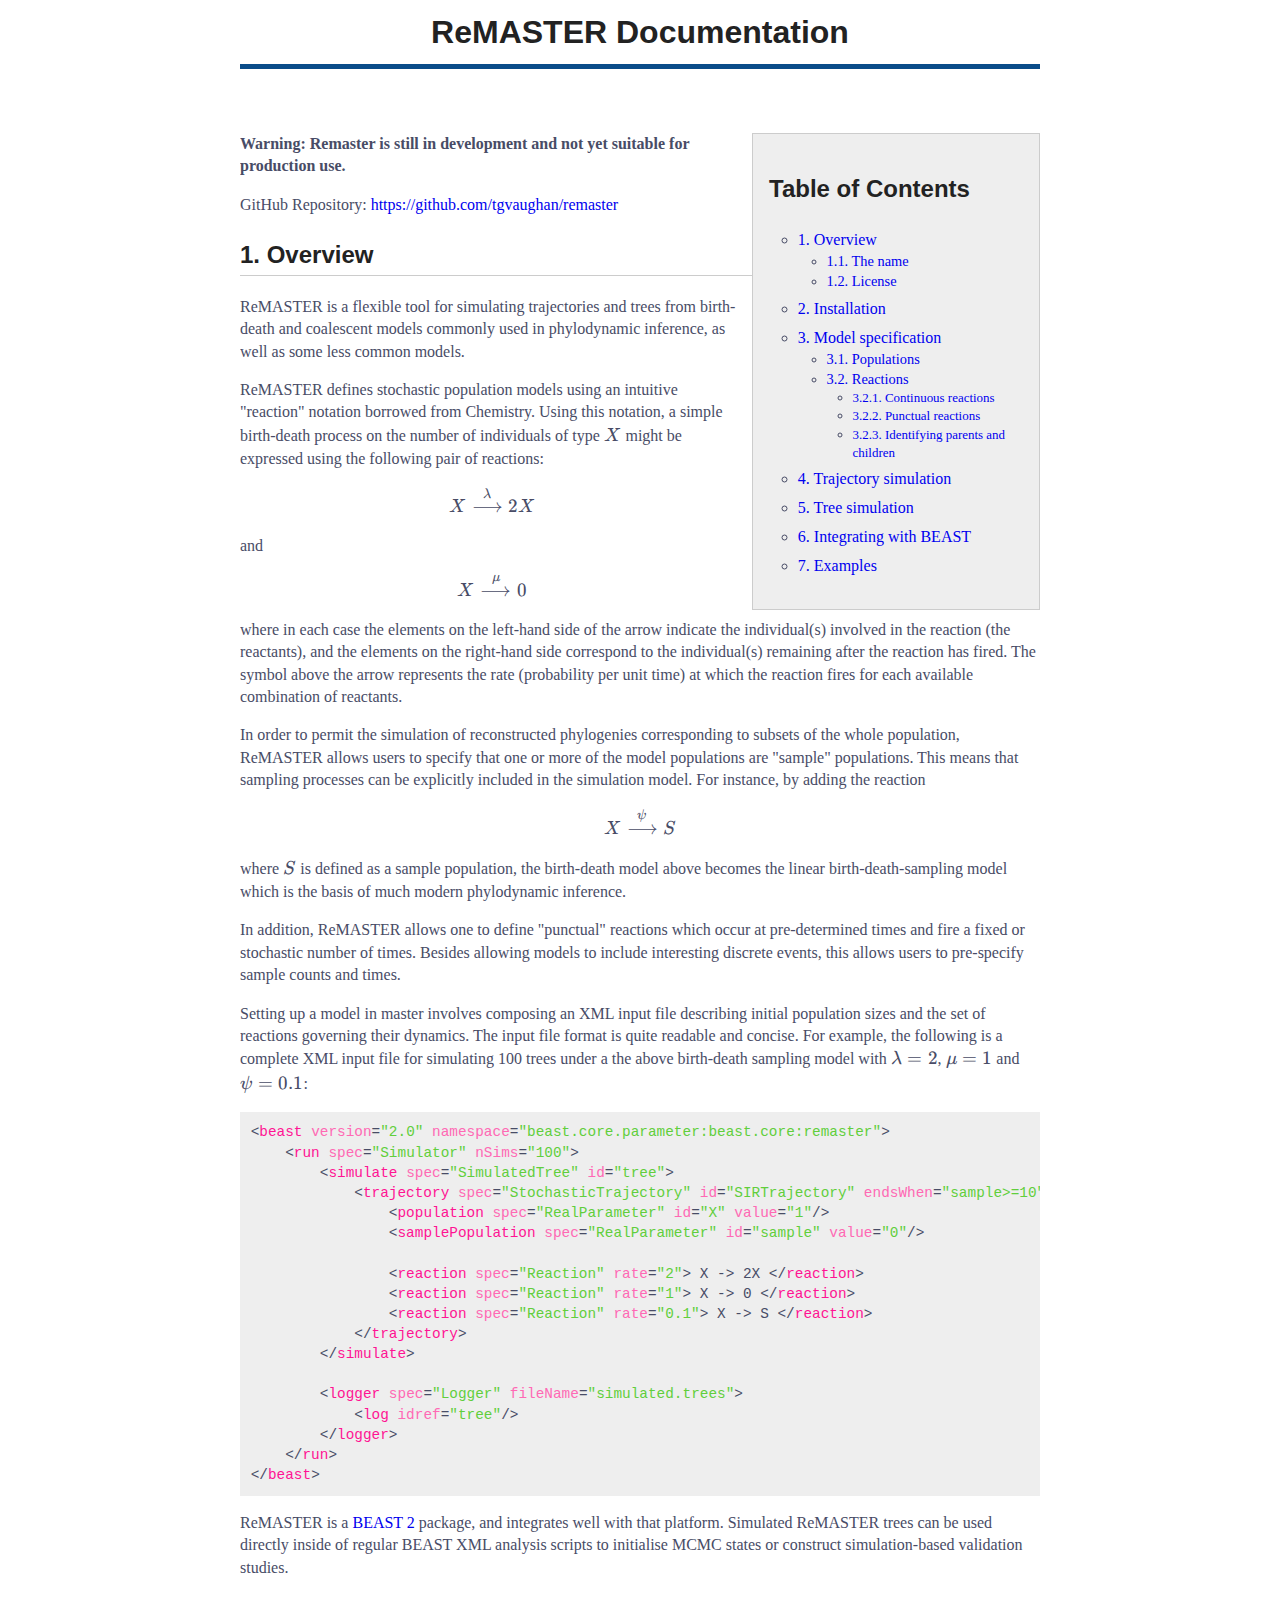
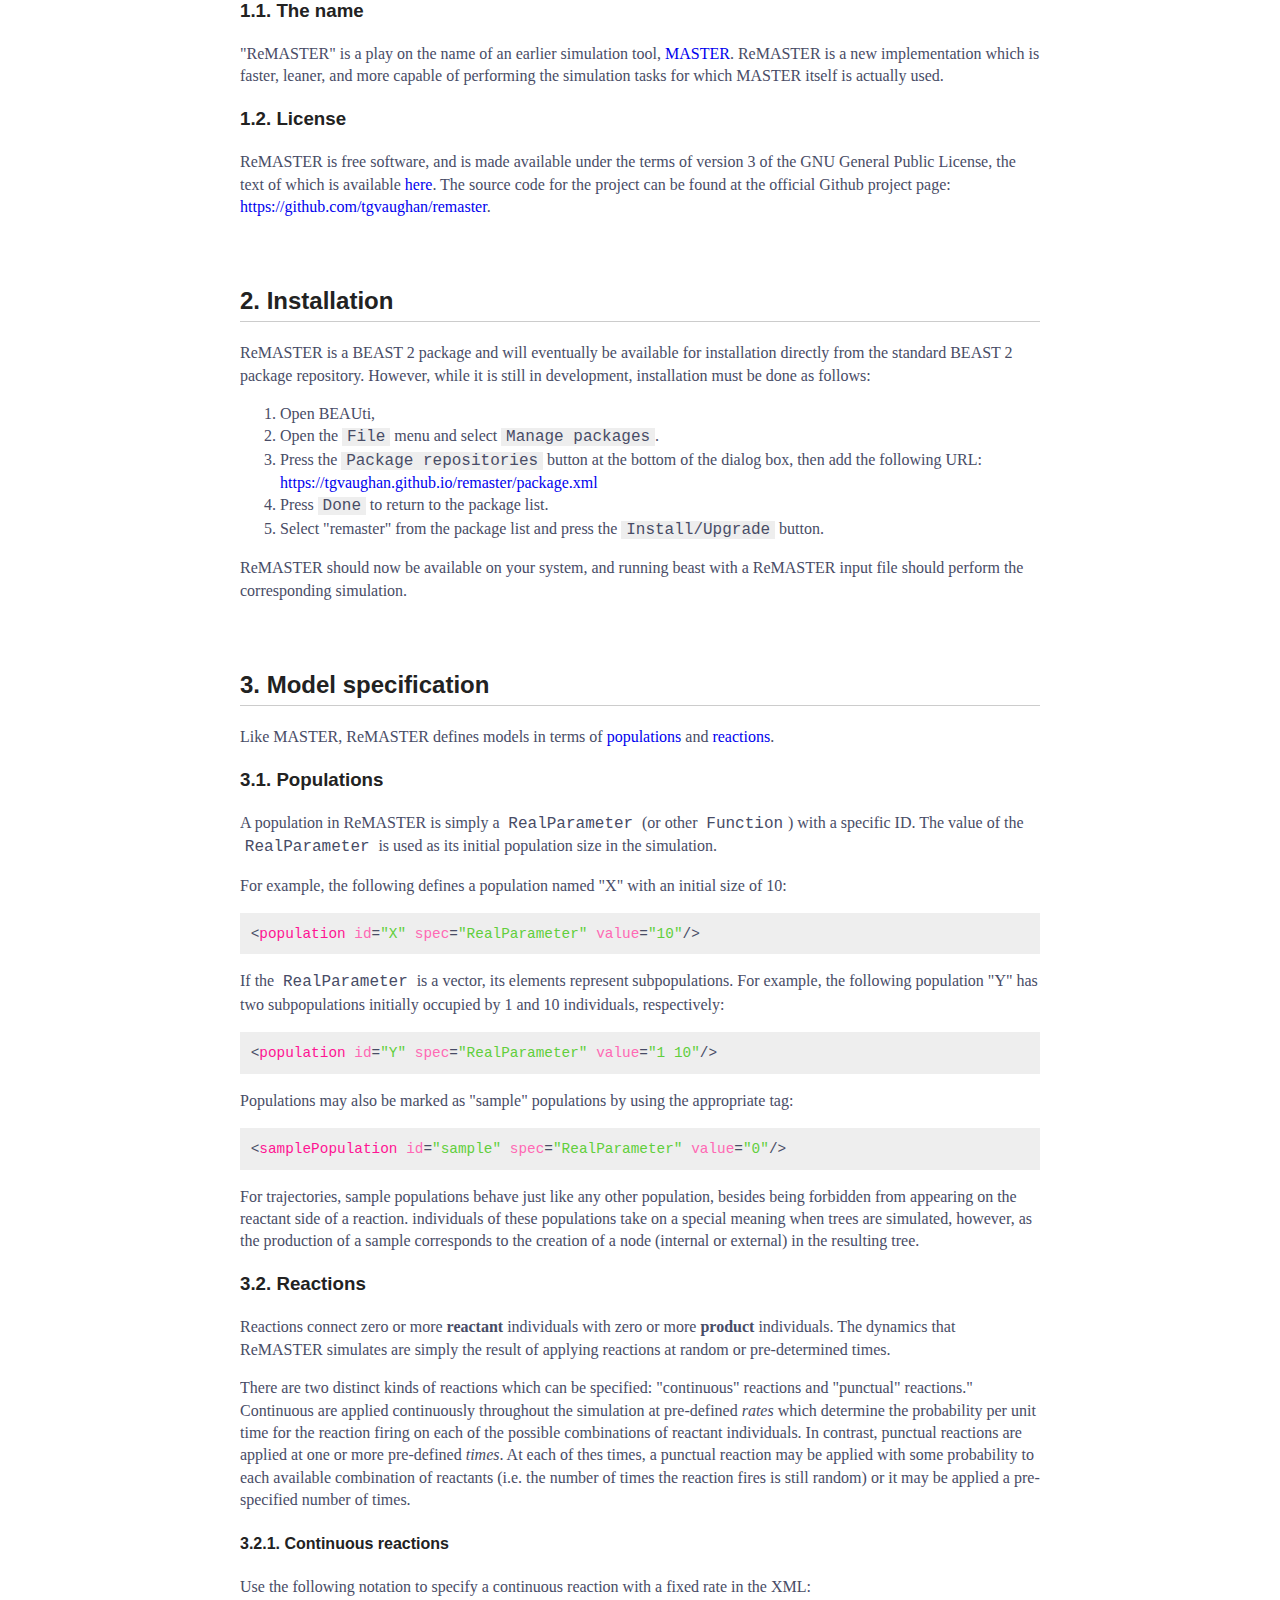
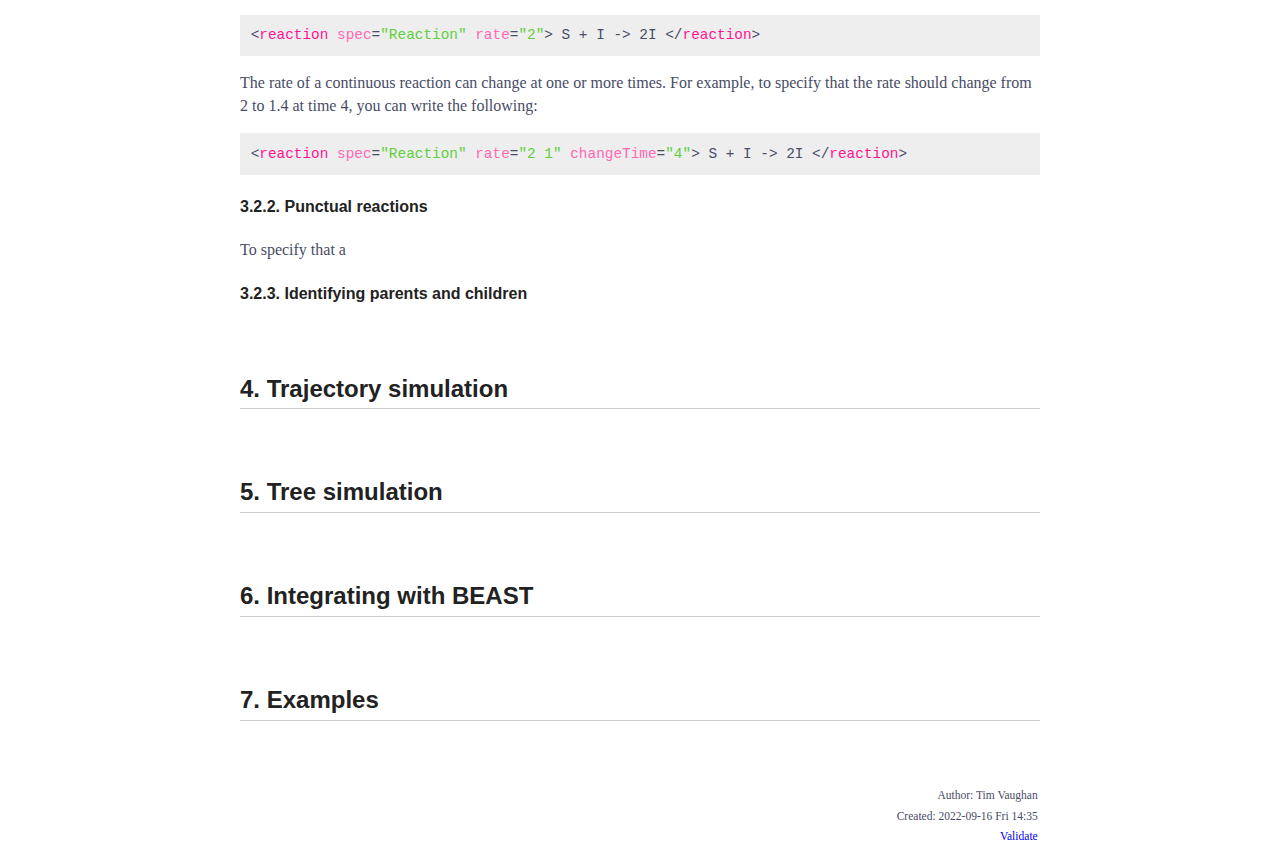
<file: doc/manual.html>
<!DOCTYPE html>
<html lang="en">
<head>
<!-- 2022-09-16 Fri 14:35 -->
<meta charset="utf-8" />
<meta name="viewport" content="width=device-width, initial-scale=1" />
<title>ReMASTER Documentation</title>
<meta name="author" content="Tim Vaughan" />
<meta name="generator" content="Org Mode" />
<meta http-equiv="X-UA-Compatible" content="IE=edge">
<meta name="viewport" content="width=device-width, initial-scale=1">
<link rel="stylesheet" type="text/css" href="katex/katex.css" />
<script defer type="text/javascript" src="katex/katex.js"></script>
<script defer type="text/javascript" src="katex/contrib/auto-render.js"></script>
<script> document.addEventListener("DOMContentLoaded", function() {renderMathInElement(document.body, {delimiters: [{left: '$$', right: '$$', display: true}, {left: '$', right: '$', display: false}, {left: '\\(', right: '\\)', display: false}, {left: '\\[', right: '\\]', display: true}], throwOnError : false});}); </script>
<style type="text/css">
html,button,input,select,textarea {  color: #484C66;}html {  font-size: 90%;  line-height: 1.4;}*,*:before,*:after {  -moz-box-sizing: border-box;  -webkit-box-sizing: border-box;  box-sizing: border-box;}a {  white-space: pre;  white-space: pre-wrap;  white-space: pre-line;  white-space: -pre-wrap;  white-space: -o-pre-wrap;  white-space: -moz-pre-wrap;  white-space: -hp-pre-wrap;  word-wrap: break-word;  text-decoration: none;}a:hover {  color: #0A4C89;}/* * Remove text-shadow in selection highlight: h5bp.com/i * These selection rule sets have to be separate. * Customize the background color to match your design. */::-moz-selection {  background: #0A4C89;  color: #FFF;  text-shadow: none;}::selection {  background: #0A4C89;  color: #FFF;  text-shadow: none;}/* * A better looking default horizontal rule */hr {  display: block;  height: 1px;  border: 0;  border-top: 1px dashed #CCC;  margin: 1em 0;  padding: 0;}/* * Remove the gap between images, videos, audio and canvas and the bottom of * their containers: h5bp.com/i/440 */audio,canvas,img,video {  vertical-align: middle;}/* * Remove default fieldset styles. */fieldset {  border: 0;  margin: 0;  padding: 0;}/* * Allow only vertical resizing of textareas. */textarea {  resize: vertical;}/* ==========================================================================   Author's custom styles   ========================================================================== */.todo,.done,.tag {  font-family: "Source Pro", Monaco, "Courier New", monospace;  padding: 0 0.3em;  background-color: #EEE;  border: 1px solid #CCC;}.todo {  color: #DD4433;}.done {  color: #44934B;}.tag {  font-size: 80%;  font-weight: normal;  margin: 0 0.3em;  display: none;}.timestamp {  color: #BEBEBE;}.timestamp-kwd {  color: #5F9EA0;}.right {  margin-left: auto;  margin-right: 0px;  text-align: right;}.left {  margin-left: 0px;  margin-right: auto;  text-align: left;}.center {  margin-left: auto;  margin-right: auto;  text-align: center;}.underline {  text-decoration: underline;}#postamble p,#preamble p {  font-size: 90%;  margin: .2em;}pre,code {  font-family: "Source Pro", Monaco, "Courier New", monospace;  padding-left: 0.3em;  padding-right: 0.3em;}pre {  font-size: 90%;  padding: 8pt;  overflow: auto;  white-space: pre;  word-wrap: normal;}pre.src {  position: relative;}pre.src:before {  display: none;  position: absolute;  background-color: #FFF;  top: 0.5em;  right: 0.5em;  padding: 4px;  border: 1px solid #CCC;}pre.src-sh:before {  content: "Shell Script";}pre.src-bash:before {  content: "Bash Script";}pre.src-emacs-lisp:before {  content: "Emacs Lisp";}pre.src-R:before {  content: "R";}pre.src-perl:before {  content: "Perl";}pre.src-java:before {  content: "Java";}pre.src-sql:before {  content: "SQL";}pre.src-c:before {  content: "C";}pre.src-cpp:before {  content: "C++";}pre.src-html:before {  content: "HTML";}table {  border-collapse: collapse;  display: block;  overflow-x: auto;}caption.t-above {  caption-side: top;}caption.t-bottom {  caption-side: bottom;}td, th {  vertical-align: top;  border: 1px solid #CCC;  padding: 0.5em;}th.right {  text-align: center;}th.left {  text-align: center;}th.center {  text-align: center;}td.right {  text-align: right;}td.left {  text-align: left;}td.center {  text-align: center;}dt {  font-weight: bold;}#footnotes {  border-top: 5px solid #0A4C89;  margin-bottom: 5em;}#footnotes h2 {  display: none;}#text-footnotes {  margin-top: 1em;}.footpara:nth-child(2) {  display: inline;}.footpara {  display: block;}.footdef sup:before {  content: "[";}.footdef sup:after {  content: "]";}.footdef p {  display: inline;}figure {  margin: 0;}figure img {  max-width: 100%;}figcaption {  text-align: center;  font-size: 0.8rem;}.inlinetask {  padding: 10px;  border: 2px solid gray;  margin: 10px;  background: #ffffcc;}#org-div-home-and-up {  text-align: right;  font-size: 70%;  white-space: nowrap;}textarea {  overflow-x: auto;}.linenr {  font-size: smaller;}.code-highlighted {  background-color: #ffff00;}.org-info-js_info-navigation {  border-style: none;}#org-info-js_console-label {  font-size: 10px;  font-weight: bold;  white-space: nowrap;}.org-info-js_search-highlight {  background-color: #ffff00;  color: #000000;  font-weight: bold;}p.verse,blockquote {  margin: 0;  padding: 0;  padding-left: 3%;  border-left: 5px solid #0A4C89;}body {  font-family: Lora, Palatino, Georgia, serif;  width: 92%;  max-width: 50em;  margin: 0 auto;  background-color: #FFF;}h2 {  line-height: 1.62em;}.title {  margin: 0 0 2em 0;  line-height: 2em;  border-bottom: 5px solid #0A4C89;  text-align: center;}#postamble {  font-size: 80%;  line-height: 1.4em;  text-align: right;}h1, h2, h3, h4, h5, h6 {  font-family: "Source Sans Pro", sans-serif;  color: #222;}.outline-2 {  margin-bottom: 4em;}.outline-2 h2 {  border-bottom: 1px solid #CCC;}.outline-text-2 code, pre {  background-color: #EEE;}#table-of-contents {  display: none;  margin-left: 0.5em;}#text-table-of-contents ul {  padding-left: 1.8em;}#text-table-of-contents li {  list-style-type: circle;  margin: 0.4em 0;}#text-table-of-contents ul ul {  margin: 0;}#text-table-of-contents li li {  font-weight: normal;  font-size: 90%;  margin: 0;}#content {  overflow: hidden;  *zoom: 1;}/* ==========================================================================   EXAMPLE Media Queries for Responsive Design.   These examples override the primary ('mobile first') styles.   Modify as content requires.   ========================================================================== */@media only screen and (min-width: 35em) {  /* Style adjustments for viewports that meet the condition */}@media print, (-o-min-device-pixel-ratio: 5 / 4), (-webkit-min-device-pixel-ratio: 1.25), (min-resolution: 120dpi) {  /* Style adjustments for high resolution devices */}/* ==========================================================================   Print styles.   Inlined to avoid required HTTP connection: h5bp.com/r   ========================================================================== */@media print {  * {    background: transparent !important;    color: #000 !important;    /* Black prints faster: h5bp.com/s */    box-shadow: none !important;    text-shadow: none !important;  }  a,  a:visited {    text-decoration: underline;  }  a[href]:after {    content: " (" attr(href) ")";  }  abbr[title]:after {    content: " (" attr(title) ")";  }  /*   * Don't show links for images, or javascript/internal links   */  .ir a:after,  a[href^="javascript:"]:after,  a[href^="#"]:after {    content: "";  }  pre,  blockquote {    /* border: 1px solid #999; */    page-break-inside: avoid;  }  thead {    display: table-header-group;    /* h5bp.com/t */  }  tr,  img {    page-break-inside: avoid;  }  img {    max-width: 100% !important;  }  @page {    margin: 0.5cm;  }  p,  h2,  h3 {    orphans: 3;    widows: 3;  }  h2,  h3 {    page-break-after: avoid;  }  #table-of-contents {    display: block;    width: initial;    border: none;  }  #table-of-contents a {    text-decoration: none;  }}/* large screen */@media screen and (min-width: 40rem) {  html {    font-size: 100%;  }  #table-of-contents {    display: block;    padding: 1em;    width: 32%;    min-width: 18em;    float: right;    background-color: #EEE;    position: relative;    /* required by z-index */    z-index: 5000;    border: 1px solid #CCC;  }  .tag {    display: initial;  }}
</style>
</head>
<body>
<div id="content" class="content">
<header>
<h1 class="title">ReMASTER Documentation</h1>
</header><nav id="table-of-contents" role="doc-toc">
<h2>Table of Contents</h2>
<div id="text-table-of-contents" role="doc-toc">
<ul>
<li><a href="#orgf2f3fa8">1. Overview</a>
<ul>
<li><a href="#orgc49028d">1.1. The name</a></li>
<li><a href="#orgbe62220">1.2. License</a></li>
</ul>
</li>
<li><a href="#org6b8f9af">2. Installation</a></li>
<li><a href="#org8194851">3. Model specification</a>
<ul>
<li><a href="#orgc4cf824">3.1. Populations</a></li>
<li><a href="#org99356b4">3.2. Reactions</a>
<ul>
<li><a href="#org64679ec">3.2.1. Continuous reactions</a></li>
<li><a href="#orga29f76c">3.2.2. Punctual reactions</a></li>
<li><a href="#orgb7dce7d">3.2.3. Identifying parents and children</a></li>
</ul>
</li>
</ul>
</li>
<li><a href="#org5b1e93d">4. Trajectory simulation</a></li>
<li><a href="#org0128822">5. Tree simulation</a></li>
<li><a href="#org54feb02">6. Integrating with BEAST</a></li>
<li><a href="#org7ff9e22">7. Examples</a></li>
</ul>
</div>
</nav>
<p>
<b><b>Warning: Remaster is still in development and not yet suitable for production use.</b></b>
</p>

<p>
GitHub Repository: <a href="https://github.com/tgvaughan/remaster">https://github.com/tgvaughan/remaster</a>
</p>

<div id="outline-container-orgf2f3fa8" class="outline-2">
<h2 id="orgf2f3fa8"><span class="section-number-2">1.</span> Overview</h2>
<div class="outline-text-2" id="text-1">
<p>
ReMASTER is a flexible tool for simulating trajectories
and trees from birth-death and coalescent models commonly used in
phylodynamic inference, as well as some less common models.
</p>

<p>
ReMASTER defines stochastic population models using an intuitive
"reaction" notation borrowed from Chemistry.  Using this notation,
a simple birth-death process on the number of individuals of type $X$
might be expressed using the following pair of reactions:
$$X \overset{\lambda}{\longrightarrow} 2X$$
and
$$X \overset{\mu}{\longrightarrow} 0$$
where in each case the elements on the left-hand side of the arrow
indicate the individual(s) involved in the reaction (the reactants),
and the elements on the right-hand side correspond to the individual(s)
remaining after the reaction has fired.  The symbol above the arrow
represents the rate (probability per unit time) at which the reaction
fires for each available combination of reactants.
</p>

<p>
In order to permit the simulation of reconstructed phylogenies corresponding
to subsets of the whole population, ReMASTER allows users to specify that
one or more of the model populations are "sample" populations.  This means
that sampling processes can be explicitly included in the simulation model.
For instance, by adding the reaction
$$ X \overset{\psi}{\longrightarrow} S$$
where $S$ is defined as a sample population, the birth-death model above becomes the
linear birth-death-sampling model which is the basis of much modern phylodynamic inference.
</p>

<p>
In addition, ReMASTER allows one to define "punctual" reactions which occur
at pre-determined times and fire a fixed or stochastic number of times.
Besides allowing models to include interesting discrete events, this allows
users to pre-specify sample counts and times.
</p>

<p>
Setting up a model in master involves composing an XML input file
describing initial population sizes and the set of reactions governing
their dynamics.  The input file format is quite readable and concise.
For example, the following is a complete XML input file for 
simulating 100 trees under a the above birth-death sampling model with
$\lambda=2$, $\mu=1$ and $\psi=0.1$:
</p>

<div class="org-src-container">
<pre class="src src-xml">&lt;<span style="color: #ff1493;">beast</span> <span style="color: #ff69b4;">version</span>=<span style="color: #61CE3C;">"2.0"</span> <span style="color: #ff69b4;">namespace</span>=<span style="color: #61CE3C;">"beast.core.parameter:beast.core:remaster"</span>&gt;
    &lt;<span style="color: #ff1493;">run</span> <span style="color: #ff69b4;">spec</span>=<span style="color: #61CE3C;">"Simulator"</span> <span style="color: #ff69b4;">nSims</span>=<span style="color: #61CE3C;">"100"</span>&gt;
        &lt;<span style="color: #ff1493;">simulate</span> <span style="color: #ff69b4;">spec</span>=<span style="color: #61CE3C;">"SimulatedTree"</span> <span style="color: #ff69b4;">id</span>=<span style="color: #61CE3C;">"tree"</span>&gt;
            &lt;<span style="color: #ff1493;">trajectory</span> <span style="color: #ff69b4;">spec</span>=<span style="color: #61CE3C;">"StochasticTrajectory"</span> <span style="color: #ff69b4;">id</span>=<span style="color: #61CE3C;">"SIRTrajectory"</span> <span style="color: #ff69b4;">endsWhen</span>=<span style="color: #61CE3C;">"sample&gt;=10"</span>&gt;
                &lt;<span style="color: #ff1493;">population</span> <span style="color: #ff69b4;">spec</span>=<span style="color: #61CE3C;">"RealParameter"</span> <span style="color: #ff69b4;">id</span>=<span style="color: #61CE3C;">"X"</span> <span style="color: #ff69b4;">value</span>=<span style="color: #61CE3C;">"1"</span>/&gt;
                &lt;<span style="color: #ff1493;">samplePopulation</span> <span style="color: #ff69b4;">spec</span>=<span style="color: #61CE3C;">"RealParameter"</span> <span style="color: #ff69b4;">id</span>=<span style="color: #61CE3C;">"sample"</span> <span style="color: #ff69b4;">value</span>=<span style="color: #61CE3C;">"0"</span>/&gt;

                &lt;<span style="color: #ff1493;">reaction</span> <span style="color: #ff69b4;">spec</span>=<span style="color: #61CE3C;">"Reaction"</span> <span style="color: #ff69b4;">rate</span>=<span style="color: #61CE3C;">"2"</span>&gt; X -&gt; 2X &lt;/<span style="color: #ff1493;">reaction</span>&gt;
                &lt;<span style="color: #ff1493;">reaction</span> <span style="color: #ff69b4;">spec</span>=<span style="color: #61CE3C;">"Reaction"</span> <span style="color: #ff69b4;">rate</span>=<span style="color: #61CE3C;">"1"</span>&gt; X -&gt; 0 &lt;/<span style="color: #ff1493;">reaction</span>&gt;
                &lt;<span style="color: #ff1493;">reaction</span> <span style="color: #ff69b4;">spec</span>=<span style="color: #61CE3C;">"Reaction"</span> <span style="color: #ff69b4;">rate</span>=<span style="color: #61CE3C;">"0.1"</span>&gt; X -&gt; S &lt;/<span style="color: #ff1493;">reaction</span>&gt;
            &lt;/<span style="color: #ff1493;">trajectory</span>&gt;
        &lt;/<span style="color: #ff1493;">simulate</span>&gt;

        &lt;<span style="color: #ff1493;">logger</span> <span style="color: #ff69b4;">spec</span>=<span style="color: #61CE3C;">"Logger"</span> <span style="color: #ff69b4;">fileName</span>=<span style="color: #61CE3C;">"simulated.trees"</span>&gt;
            &lt;<span style="color: #ff1493;">log</span> <span style="color: #ff69b4;">idref</span>=<span style="color: #61CE3C;">"tree"</span>/&gt;
        &lt;/<span style="color: #ff1493;">logger</span>&gt;
    &lt;/<span style="color: #ff1493;">run</span>&gt;
&lt;/<span style="color: #ff1493;">beast</span>&gt;
</pre>
</div>

<p>
ReMASTER is a <a href="https://www.beast2.org/">BEAST 2</a> package, and integrates well with that platform.
Simulated ReMASTER trees can be used directly inside of regular BEAST
XML analysis scripts to initialise MCMC states or construct
simulation-based validation studies.
</p>
</div>

<div id="outline-container-orgc49028d" class="outline-3">
<h3 id="orgc49028d"><span class="section-number-3">1.1.</span> The name</h3>
<div class="outline-text-3" id="text-1-1">
<p>
"ReMASTER" is a play on the name of an earlier simulation tool, <a href="https://tgvaughan.github.io/MASTER">MASTER</a>.
ReMASTER is a new implementation which is faster, leaner, and more capable
of performing the simulation tasks for which MASTER itself is actually used.
</p>
</div>
</div>

<div id="outline-container-orgbe62220" class="outline-3">
<h3 id="orgbe62220"><span class="section-number-3">1.2.</span> License</h3>
<div class="outline-text-3" id="text-1-2">
<p>
ReMASTER is free software, and is made available under the terms of
version 3 of the GNU General Public License, the text of which is
available <a href="https://raw.githubusercontent.com/tgvaughan/remaster/master/COPYING">here</a>.  The source code for the project can be found at the
official Github project page: <a href="https://github.com/tgvaughan/remaster">https://github.com/tgvaughan/remaster</a>.
</p>
</div>
</div>
</div>

<div id="outline-container-org6b8f9af" class="outline-2">
<h2 id="org6b8f9af"><span class="section-number-2">2.</span> Installation</h2>
<div class="outline-text-2" id="text-2">
<p>
ReMASTER is a BEAST 2 package and will eventually be available for installation
directly from the standard BEAST 2 package repository.  However, while it is still
in development, installation must be done as follows:
</p>

<ol class="org-ol">
<li>Open BEAUti,</li>
<li>Open the <code>File</code> menu and select <code>Manage packages</code>.</li>
<li>Press the <code>Package repositories</code> button at the bottom of the dialog box, then add the
following URL: <a href="https://tgvaughan.github.io/remaster/package.xml">https://tgvaughan.github.io/remaster/package.xml</a></li>
<li>Press <code>Done</code> to return to the package list.</li>
<li>Select "remaster" from the package list and press the <code>Install/Upgrade</code> button.</li>
</ol>

<p>
ReMASTER should now be available on your system, and running beast
with a ReMASTER input file should perform the corresponding
simulation.
</p>
</div>
</div>

<div id="outline-container-org8194851" class="outline-2">
<h2 id="org8194851"><span class="section-number-2">3.</span> Model specification</h2>
<div class="outline-text-2" id="text-3">
<p>
Like MASTER, ReMASTER defines models in terms of <a href="#orgc4cf824">populations</a> and <a href="#org99356b4">reactions</a>.
</p>
</div>

<div id="outline-container-orgc4cf824" class="outline-3">
<h3 id="orgc4cf824"><span class="section-number-3">3.1.</span> Populations</h3>
<div class="outline-text-3" id="text-3-1">
<p>
A population in ReMASTER is simply a <code>RealParameter</code> (or other
<code>Function</code>) with a specific ID.  The value of the <code>RealParameter</code> is
used as its initial population size in the simulation.
</p>

<p>
For example, the following defines a population named "X" with an initial size
of 10:
</p>
<div class="org-src-container">
<pre class="src src-xml">&lt;<span style="color: #ff1493;">population</span> <span style="color: #ff69b4;">id</span>=<span style="color: #61CE3C;">"X"</span> <span style="color: #ff69b4;">spec</span>=<span style="color: #61CE3C;">"RealParameter"</span> <span style="color: #ff69b4;">value</span>=<span style="color: #61CE3C;">"10"</span>/&gt;
</pre>
</div>

<p>
If the <code>RealParameter</code> is a vector, its elements represent subpopulations.
For example, the following population "Y" has two subpopulations initially
occupied by 1 and 10 individuals, respectively:
</p>
<div class="org-src-container">
<pre class="src src-xml">&lt;<span style="color: #ff1493;">population</span> <span style="color: #ff69b4;">id</span>=<span style="color: #61CE3C;">"Y"</span> <span style="color: #ff69b4;">spec</span>=<span style="color: #61CE3C;">"RealParameter"</span> <span style="color: #ff69b4;">value</span>=<span style="color: #61CE3C;">"1 10"</span>/&gt;
</pre>
</div>

<p>
Populations may also be marked as "sample" populations by using the appropriate
tag:
</p>
<div class="org-src-container">
<pre class="src src-xml">&lt;<span style="color: #ff1493;">samplePopulation</span> <span style="color: #ff69b4;">id</span>=<span style="color: #61CE3C;">"sample"</span> <span style="color: #ff69b4;">spec</span>=<span style="color: #61CE3C;">"RealParameter"</span> <span style="color: #ff69b4;">value</span>=<span style="color: #61CE3C;">"0"</span>/&gt;
</pre>
</div>
<p>
For trajectories, sample populations behave just like any other
population, besides being forbidden from appearing on the reactant
side of a reaction.  individuals of these populations take on a
special meaning when trees are simulated, however, as the production
of a sample corresponds to the creation of a node (internal or
external) in the resulting tree.
</p>
</div>
</div>

<div id="outline-container-org99356b4" class="outline-3">
<h3 id="org99356b4"><span class="section-number-3">3.2.</span> Reactions</h3>
<div class="outline-text-3" id="text-3-2">
<p>
Reactions connect zero or more <b>reactant</b> individuals with zero or
more <b>product</b> individuals.  The dynamics that ReMASTER simulates are
simply the result of applying reactions at random or pre-determined times.
</p>

<p>
There are two distinct kinds of reactions which can be specified: "continuous"
reactions and "punctual" reactions."  Continuous are applied continuously
throughout the simulation at pre-defined <i>rates</i> which determine the probability
per unit time for the reaction firing on each of the possible combinations of
reactant individuals.  In contrast, punctual reactions are applied at one
or more pre-defined <i>times</i>. At each of thes times, a punctual reaction may
be applied with some probability to each available combination of
reactants (i.e. the number of times the reaction fires is still
random) or it may be applied a pre-specified number of times.
</p>
</div>

<div id="outline-container-org64679ec" class="outline-4">
<h4 id="org64679ec"><span class="section-number-4">3.2.1.</span> Continuous reactions</h4>
<div class="outline-text-4" id="text-3-2-1">
<p>
Use the following notation to specify a continuous reaction with a fixed rate in the XML:
</p>
<div class="org-src-container">
<pre class="src src-xml">&lt;<span style="color: #ff1493;">reaction</span> <span style="color: #ff69b4;">spec</span>=<span style="color: #61CE3C;">"Reaction"</span> <span style="color: #ff69b4;">rate</span>=<span style="color: #61CE3C;">"2"</span>&gt; S + I -&gt; 2I &lt;/<span style="color: #ff1493;">reaction</span>&gt;
</pre>
</div>

<p>
The rate of a continuous reaction can change at one or more times.  For example,
to specify that the rate should change from 2 to 1.4 at time 4, you can write
the following:
</p>
<div class="org-src-container">
<pre class="src src-xml">&lt;<span style="color: #ff1493;">reaction</span> <span style="color: #ff69b4;">spec</span>=<span style="color: #61CE3C;">"Reaction"</span> <span style="color: #ff69b4;">rate</span>=<span style="color: #61CE3C;">"2 1"</span> <span style="color: #ff69b4;">changeTime</span>=<span style="color: #61CE3C;">"4"</span>&gt; S + I -&gt; 2I &lt;/<span style="color: #ff1493;">reaction</span>&gt;
</pre>
</div>
</div>
</div>

<div id="outline-container-orga29f76c" class="outline-4">
<h4 id="orga29f76c"><span class="section-number-4">3.2.2.</span> Punctual reactions</h4>
<div class="outline-text-4" id="text-3-2-2">
<p>
To specify that a 
</p>
</div>
</div>

<div id="outline-container-orgb7dce7d" class="outline-4">
<h4 id="orgb7dce7d"><span class="section-number-4">3.2.3.</span> Identifying parents and children</h4>
</div>
</div>
</div>

<div id="outline-container-org5b1e93d" class="outline-2">
<h2 id="org5b1e93d"><span class="section-number-2">4.</span> Trajectory simulation</h2>
</div>

<div id="outline-container-org0128822" class="outline-2">
<h2 id="org0128822"><span class="section-number-2">5.</span> Tree simulation</h2>
</div>

<div id="outline-container-org54feb02" class="outline-2">
<h2 id="org54feb02"><span class="section-number-2">6.</span> Integrating with BEAST</h2>
</div>

<div id="outline-container-org7ff9e22" class="outline-2">
<h2 id="org7ff9e22"><span class="section-number-2">7.</span> Examples</h2>
</div>
</div>
<div id="postamble" class="status">
<p class="author">Author: Tim Vaughan</p>
<p class="date">Created: 2022-09-16 Fri 14:35</p>
<p class="validation"><a href="https://validator.w3.org/check?uri=referer">Validate</a></p>
</div>
</body>
</html>
</file>
<file: doc/css/readtheorg.css>
@font-face {
    font-family: "Roboto Slab";
    src: url("../fonts/RobotoSlab-VariableFont_wght.ttf");
}

h1,h2,h3,h4,h5,h6,legend{
    font-family:"Roboto Slab","ff-tisa-web-pro","Georgia",Arial,sans-serif;
    font-weight:700;
    margin-top:0;
}

h1{
    font-size:175%;
    text-align: left !important;
    margin-bottom: 0.83em !important;
}

.subtitle{
    font-size:150%; /* of h1 */
}

h2{
    font-size:150%;
}

h3{
    font-size:125%;
}

h4{
    font-size:115%;
}

h5{
    font-size:110%;
}

h6{
    font-size:100%;
}

h4,h5,h6{
    color:#2980B9;
    font-weight:300;
}

html{
    -ms-text-size-adjust:100%;
    -webkit-text-size-adjust:100%;
    font-size:100%;
    height:100%;
}

body{
    background:#edf0f2;
    color:#404040;
    font-family:"Lato","proxima-nova","Helvetica Neue",Arial,sans-serif;
    font-weight:normal;
    margin:0;
    min-height:100%;
}

#content{
    background:#fcfcfc;
    margin-left:300px;
    /* margin:auto; */
    max-width:800px;
    min-height:100%;
    padding:1.618em 3.236em;
}

p{
    font-size:16px;
    line-height:24px;
    margin:0px 0px 24px 0px;
}

b,strong{
    font-weight:bold}

blockquote{
    background-color: #F0F0F0;
    border-left:5px solid #CCCCCC;
    font-style:italic;
    line-height:24px;
    margin:0px 0px 24px 0px;
    /* margin-left:24px; */
    padding: 6px 20px;
}

ul,ol,dl{
    line-height:24px;
    list-style-image:none;
    /* list-style:none; */
    margin:0px 0px 24px 0px;
    padding:0;
}

li{
    margin-left: 24px;
}

dd{
    margin:0;
}

#content .section ul,#content .toctree-wrapper ul,article ul{
    list-style:disc;
    line-height:24px;
    margin-bottom:24px}

#content .section ul li,#content .toctree-wrapper ul li,article ul li{
    list-style:disc;
    margin-left:24px}

#content .section ul li p:last-child,#content .toctree-wrapper ul li p:last-child,article ul li p:last-child{
                                                                                                                                  margin-bottom:0}

#content .section ul li ul,#content .toctree-wrapper ul li ul,article ul li ul{
    margin-bottom:0}

#content .section ul li li,#content .toctree-wrapper ul li li,article ul li li{
    list-style:circle}

#content .section ul li li li,#content .toctree-wrapper ul li li li,article ul li li li{
    list-style:square}

#content .section ul li ol li,#content .toctree-wrapper ul li ol li,article ul li ol li{
    list-style:decimal}

#content .section ol,#content ol,article ol{
    list-style:decimal;
    line-height:24px;
    margin-bottom:24px}

#content .section ol li,#content ol li,article ol li{
    list-style:decimal;
    margin-left:24px}

#content .section ol li p:last-child,#content ol li p:last-child,article ol li p:last-child{
                                                                                                                           margin-bottom:0}

#content .section ol li ul,#content ol li ul,article ol li ul{
    margin-bottom:0}

#content .section ol li ul li,#content ol li ul li,article ol li ul li{
    list-style:disc}

dl dt{
    font-weight:bold;
}

dl p,dl table,dl ul,dl ol{
    margin-bottom:12px !important;
}

dl dd{
    margin:0 0 12px 24px;
}

@media print{
    .codeblock,pre.src{
        white-space:pre.src-wrap}
}

@media print{
    html,body,section{
        background:none !important}

    *{
        box-shadow:none !important;
        text-shadow:none !important;
        filter:none !important;
        -ms-filter:none !important}

    a,a:visited{
          text-decoration:underline}

    pre.src,blockquote{
        page-break-inside:avoid}

    thead{
        display:table-header-group}

    tr,img{
        page-break-inside:avoid}

    img{
        max-width:100% !important}

    @page{
        margin:0.5cm}

    p,h2,h3{
        orphans:3;
        widows:3}

    h2,h3{
        page-break-after:avoid}
}

@media print{
    #postamble{
        display:none}

    #content{
        margin-left:0}
}

@media print{
    #table-of-contents{
        display:none}

    @page{
        size: auto;
        margin: 25mm 25mm 25mm 25mm;}

    body {
        margin: 0px;}
}

@media screen and (max-width: 768px){
}

@media only screen and (max-width: 480px){
}

@media screen and (max-width: 768px){
    .tablet-hide{
        display:none}
}

@media screen and (max-width: 480px){
    .mobile-hide{
        display:none}
}

@media screen and (max-width: 480px){
}

@media screen and (max-width: 768px){
    #content{
        margin-left:0}

    #content #content{
        padding:1.618em}

    #content.shift{
        position:fixed;
        min-width:100%;
        left:85%;
        top:0;
        height:100%;
        overflow:hidden}
}

@media screen and (min-width: 1400px){
    #content{
        background:rgba(0,0,0,0.05)}

    #content{
        background:#fcfcfc}
}

@media screen and (max-width: 768px){
    #copyright{
        width:85%;
        display:none}

    #copyright.shift{
        display:block}

    img{
        width:100%;
        height:auto}
}

@media screen and (max-width: 480px){
    #content .sidebar{
        width:100%}
}

code{
    background:#fff;
    border:solid 1px #e1e4e5;
    /* color:#000;  for clickable code */
    font-family:Consolas,"Andale Mono WT","Andale Mono","Lucida Console","Lucida Sans Typewriter","DejaVu Sans Mono","Bitstream Vera Sans Mono","Liberation Mono","Nimbus Mono L",Monaco,"Courier New",Courier,monospace;
    font-size:75%;
    max-width:100%;
    overflow-x:auto;
    padding:0 5px;
    white-space:nowrap;
}

.codeblock-example{
    border:1px solid #e1e4e5;
    border-bottom:none;
    padding:24px;
    padding-top:48px;
    font-weight:500;
    background:#fff;
    position:relative}

.codeblock-example:after{
    content:"Example";
    position:absolute;
    top:0px;
    left:0px;
    background:#9B59B6;
    color:#fff;
    padding:6px 12px}

.codeblock-example.prettyprint-example-only{
    border:1px solid #e1e4e5;
    margin-bottom:24px}

.codeblock,pre.src,#content .literal-block{
    border:1px solid #e1e4e5;
    padding:12px;
    overflow-x:auto;
    background:#fff;
    margin:1px 0 24px 0}

pre.src{
    /* color:#404040; */
    display:block;
    font-family:Consolas,"Andale Mono WT","Andale Mono","Lucida Console","Lucida Sans Typewriter","DejaVu Sans Mono","Bitstream Vera Sans Mono","Liberation Mono","Nimbus Mono L",Monaco,"Courier New",Courier,monospace;
    font-size:12px;
    line-height:1.5;
    margin:1px 0px 24px 0px;
    overflow:auto;
    padding:12px;
    white-space:pre;
}

.example{
    background:#f3f6f6;
    border:1px solid #e1e4e5;
    color:#404040;
    font-size: 12px;
    line-height: 1.5;
    margin-bottom:24px;
    padding:12px;
    overflow: auto;
}

table{
    border-collapse:collapse;
    border-spacing:0;
    empty-cells:show;
    margin-bottom:24px;
    border-bottom:1px solid #e1e4e5;
}

td{
    vertical-align:top}

table td,table th{
    font-size:90%;
    margin:0;
    overflow:visible;
    padding:8px 16px;
    background-color:white;
    border:1px solid #e1e4e5;
}

table thead th{
    font-weight:bold;
    border-top:3px solid #e1e4e5;
    border-bottom:1px solid #e1e4e5;
}

table caption{
    color:#000;
    font:italic 85%/1 arial,sans-serif;
    padding:1em 0;
}

table tr:nth-child(2n-1) td{
    background-color:#f3f6f6;
}

table tr:nth-child(2n) td{
    background-color:white;
}

.figure p{
    color:#000;
    font:italic 85%/1 arial,sans-serif;
    padding:1em 0;
}

.rotate-90{
    -webkit-transform:rotate(90deg);
    -moz-transform:rotate(90deg);
    -ms-transform:rotate(90deg);
    -o-transform:rotate(90deg);
    transform:rotate(90deg);
}

.rotate-270{
    -webkit-transform:rotate(270deg);
    -moz-transform:rotate(270deg);
    -ms-transform:rotate(270deg);
    -o-transform:rotate(270deg);
    transform:rotate(270deg);
}

#toggle-sidebar,
#table-of-contents .close-sidebar {
    display: none;
}

@media screen and (max-width: 768px) {
    #table-of-contents {
        display: none;
        width: 60%;
    }

    #table-of-contents h2 a {
        display: block;
    }

    #table-of-contents:target {
        display: block;
    }

    #copyright, #postamble {
        display: none;
    }

    #toggle-sidebar {
        display: block;
        margin-bottom: 1.6em;
        padding: 0.6em;
        text-align: center;
    }

    #toggle-sidebar h2 {
        background-color:#2980B9;
        width:100%;
        height:50px;
        left:0;
        top:0;
        color: white;
        font-size: 100%;
        line-height: 50px;
        position:fixed;
        margin: 0;
        padding: 0;
        opacity:0.7;
        z-index: 10;
    }

    #table-of-contents .close-sidebar {
       color: rgba(255, 255, 255, 0.3);
       display: inline-block;
       margin: 0px 10px 0px 45px;
       padding: 10px;
    }
}

*{
    -webkit-box-sizing:border-box;
    -moz-box-sizing:border-box;
    box-sizing:border-box;
}

figcaption,figure,footer,header,hgroup,nav{
    display:block}

ins{
    background:#ff9;
    color:#000;
    text-decoration:none}

mark{
    background:#ff0;
    color:#000;
    font-style:italic;
    font-weight:bold}

small{
    font-size:85%}

sub,sup{
    font-size:75%;
    line-height:0;
    position:relative;
    vertical-align:baseline}

sup{
    top:-0.5em}

sub{
    bottom:-0.25em}

img{
    -ms-interpolation-mode:bicubic;
    vertical-align:middle;
    max-width:100%}

svg:not(:root){
    overflow:hidden}

figure{
    margin:0}

label{
    cursor:pointer}

legend{
    border:0;
    margin-left:-7px;
    padding:0;
    white-space:normal}

.fa:before,#content .admonition-title:before,#content h1 .headerlink:before,#content h2 .headerlink:before,#content h3 .headerlink:before,#content h4 .headerlink:before,#content h5 .headerlink:before,#content h6 .headerlink:before,#content dl dt .headerlink:before,.icon:before,.wy-dropdown .caret:before,.wy-inline-validate.wy-inline-validate-success .wy-input-context:before,.wy-inline-validate.wy-inline-validate-danger .wy-input-context:before,.wy-inline-validate.wy-inline-validate-warning .wy-input-context:before,.wy-inline-validate.wy-inline-validate-info .wy-input-context:before,.wy-alert,#content .note,#content .attention,#content .caution,#content .danger,#content .error,#content .hint,#content .important,#content .tip,#content .warning,#content .seealso,#content .admonitiontodo,.btn,input[type="text"],input[type="password"],input[type="email"],input[type="url"],input[type="date"],input[type="month"],input[type="time"],input[type="datetime"],input[type="datetime-local"],input[type="week"],input[type="number"],input[type="search"],input[type="tel"],input[type="color"],select,textarea,#table-of-contents li.on a,#table-of-contents li.current>a,.wy-side-nav-search>a,.wy-side-nav-search .wy-dropdown>a,.wy-nav-top a{
    -webkit-font-smoothing:antialiased}

.fa,#content .admonition-title,.icon{
    display:inline-block;
    font-family:FontAwesome;
    font-style:normal;
    font-weight:normal;
    line-height:1;
    -webkit-font-smoothing:antialiased;
    -moz-osx-font-smoothing:grayscale}

.fa-ul{
    padding-left:0;
    margin-left:2.14286em;
    list-style-type:none}

.fa-ul>li{
    position:relative}

.fa-li{
    position:absolute;
    left:-2.14286em;
    width:2.14286em;
    top:0.14286em;
    text-align:center}

.fa-li.fa-lg{
    left:-1.85714em}

.fa-border{
    padding:.2em .25em .15em;
    border:solid 0.08em #eee;
    border-radius:.1em}

.fa,#content .admonition-title{
    font-family:inherit}

.fa:before,#content .admonition-title:before{
    font-family:"FontAwesome";
    display:inline-block;
    font-style:normal;
    font-weight:normal;
    line-height:1;
    text-decoration:inherit}

a .fa,a #content .admonition-title,#content a .admonition-title{
    display:inline-block;
    text-decoration:inherit}

.nav #content .admonition-title,#content .nav .admonition-title,.nav .icon{
    display:inline}

.wy-alert-title,#content .admonition-title{
    color:#fff;
    font-weight:bold;
    display:block;
    color:#fff;
    /* background:#6ab0de; */
    /* margin:-12px; */
    padding:6px 12px;
    margin-bottom:0px}

.admonition-title + div{
    padding: 12px;
    margin-bottom: 24px;
}

.admonition-title + div > p{
    margin: 0;
}

.danger + div, .error + div, #content .danger,#content .error{
    background:#fdf3f2}

.wy-alert.wy-alert-warning,#content .wy-alert-warning.note, #content .attention,#content .caution, #content .warning, #content .admonitiontodo, .attention + div, .caution + div, .warning + div, #content .wy-alert-warning.danger,#content .wy-alert-warning.error, #content .wy-alert-warning.hint,#content .wy-alert-warning.important,#content .wy-alert-warning.tip,#content .wy-alert-warning.seealso{
    background:#ffedcc}

#content .admonition-title.note:before, #content .admonition-title.seealso:before,
#content .admonition-title.warning:before, #content .admonition-title.caution:before,
#content .admonition-title.attention:before,
#content .admonition-title.tip:before, #content .admonition-title.hint:before,
#content .admonition-title.important:before,
#content .admonition-title.error:before, #content .admonition-title.danger:before{
    font-family:FontAwesome;
    content: "";}

.seealso + div, .note + div, #content .note,#content .seealso{
    background:#e7f2fa;
}

#content .admonition-title.tip,#content .admonition-title.important,#content .admonition-title.hint{
    line-height: 1;
    background:#1abc9c}

.important + div, .tip + div, .hint + div, #content .important, #content .tip, #content .hint{
    background:#dbfaf4}

#content .admonition-title.note,#content .admonition-title.seealso{
    line-height: 1;
    background:#6ab0de}

#content .admonition-title.warning,#content .admonition-title.caution,#content .admonition-title.attention{
    line-height: 1;
    background:#F0B37E}

#content .admonition-title.error,#content .admonition-title.danger{
    line-height: 1;
    background:#f29f97}

legend{
    display:block;
    width:100%;
    border:0;
    padding:0;
    white-space:normal;
    margin-bottom:24px;
    font-size:150%;
    *margin-left:-7px}

label{
    display:block;
    margin:0 0 0.3125em 0;
    color:#333;
    font-size:90%}

a{
    color:#2980B9;
    text-decoration:none;
    cursor:pointer}


a:hover,a:active{
    outline:0;
}

a:hover{
    color:#3091d1}

a:visited{
    color:#9B59B6}

.left{
    text-align:left}

.center{
    text-align:center}

.right{
    text-align:right}

hr{
    display:block;
    height:1px;
    border:0;
    border-top:1px solid #e1e4e5;
    margin:24px 0;
    padding:0}

#table-of-contents li{
    list-style:none;
    margin-left: 0px;
}

#table-of-contents header{
    height:32px;
    display:inline-block;
    line-height:32px;
    padding:0 1.618em;
    display:block;
    font-weight:bold;
    text-transform:uppercase;
    font-size:80%;
    color:#2980B9;
    white-space:nowrap}

#table-of-contents ul{
    margin-bottom:0}

#table-of-contents li.divide-top{
    border-top:solid 1px #404040}

#table-of-contents li.divide-bottom{
    border-bottom:solid 1px #404040}

#table-of-contents li.current{
    background:#e3e3e3}

#table-of-contents li.current a{
    color:gray;
    border-right:solid 1px #c9c9c9;
    padding:0.4045em 2.427em}

#table-of-contents li.current a:hover{
    background:#d6d6d6}

#table-of-contents li a{
    /* color:#404040; */
    padding:0.4045em 1.618em;
    position:relative;
    /* background:#fcfcfc; */
    border:none;
    /* border-bottom:solid 1px #c9c9c9; */
    /* border-top:solid 1px #c9c9c9; */
    padding-left:1.618em -4px}

#table-of-contents li.on a:hover,#table-of-contents li.current>a:hover{
    background:#fcfcfc}

#table-of-contents li ul li a{
    /* background:#c9c9c9; */
    padding:0.4045em 2.427em}

#table-of-contents li ul li ul li a{
    padding:0.4045em 3.236em}

#table-of-contents li.current ul{
    display:block}

/* #table-of-contents li ul{ */
/*     margin-bottom:0; */
/*     display:none} */

#table-of-contents .local-toc li ul{
    display:block}

#table-of-contents li ul li a{
    margin-bottom:0;
    color:#b3b3b3;
    font-weight:normal}

#table-of-contents a{
    display:inline-block;
    line-height:18px;
    padding:0.4045em 1.618em;
    display:block;
    position:relative;
    font-size:90%;
    color:#b3b3b3;
    direction: ltr;
}

#table-of-contents a:hover{
    color: #ffffff !important;
    background-color:#4e4a4a;
    cursor:pointer}

/* #text-table-of-contents { */
/*     overflow:scroll; */
/* } */

#table-of-contents{
    position:fixed;
    top:0;
    left:0;
    width:300px;
    overflow-x:hidden;
    overflow-y:scroll;
    height:100%;
    background:#343131;
    z-index:200;
    scrollbar-base-color: #1F1D1D;
    scrollbar-arrow-color: #b3b3b3;
    scrollbar-shadow-color: #1F1D1D;
    scrollbar-track-color : #343131;
}

#table-of-contents h2{
    z-index:200;
    background-color:#2980B9;
    text-align:center;
    padding:0.809em;
    display:block;
    color:#fcfcfc;
    font-size: 100%;
    margin-bottom:0.809em}

ul.nav > li ul {
    display: none;
}

li.active {
    background-color: #e3e3e3;
}

li.active>a {
    color: black !important;
}

ul.nav>li.active a {
    color: #404040 !important;
}

ul.nav>li.active li.active {
    background-color: #c9c9c9;
}

ul.nav>li.active li.active>a {
    color: black !important;
    border-right:solid 1px #c9c9c9 !important;
    font-weight: bold !important;
    display: block !important;
}

ul.nav>li.active>a {
    background-color: #fcfcfc;
    color: black !important;
    border-bottom:solid 1px #c9c9c9 !important; /* XXX Restrict it to 2nd level */
    border-right:solid 1px #c9c9c9 !important;
    font-weight: bold !important;
    display: block !important;
}

li.active>ul {
    display: inline !important;
}

footer{
    color:#999}

footer p{
    margin-bottom:12px}

#copyright, #postamble{
    position:fixed;
    bottom:0;
    left:0;
    width:300px;
    color:#fcfcfc;
    background:#1f1d1d;
    border-top:solid 10px #343131;
    font-family:"Lato","proxima-nova","Helvetica Neue",Arial,sans-serif;
    font-size: 90%;
    z-index:400;
    padding:12px;
}

#postamble .author {
    font-size: 100%;
    margin-bottom: 0px;
}

#postamble .date {
    font-size: 90%;
    margin-bottom: 0px;
    color: #27AE60;
}

#postamble .creator,#postamble .validation {
    display:none;
}

#copyright a{
    color:#2980B9;
    text-decoration:none}

#copyright .rst-current-version{
    padding:12px;
    background-color:#272525;
    display:block;
    text-align:right;
    font-size:90%;
    cursor:pointer;
    color:#27AE60;
    *zoom:1}

#content img{
    max-width:100%;
}

#content div.figure{
    margin-bottom:24px}

#content div.figure.align-center{
    text-align:center}

#content .section>img,#content .section>a>img{
    margin-bottom:24px}

.verse{
    border-left:5px solid #6AB0DE;
    background-color: #E7F2FA;
    padding: 6px 20px;
    font-style:italic;
}

#content .note .last,#content .attention .last,#content .caution .last,#content .danger .last,#content .error .last,#content .hint .last,#content .important .last,#content .tip .last,#content .warning .last,#content .seealso .last,#content .admonitiontodo .last{
    margin-bottom:0}

#content .admonition-title:before{
    margin-right:4px}

#content .section ol p,#content .section ul p{
    margin-bottom:12px}

#content h1 .headerlink,#content h2 .headerlink,#content h3 .headerlink,#content h4 .headerlink,#content h5 .headerlink,#content h6 .headerlink,#content dl dt .headerlink{
    display:none;
    visibility:hidden;
    font-size:14px}

#content h1 .headerlink:after,#content h2 .headerlink:after,#content h3 .headerlink:after,#content h4 .headerlink:after,#content h5 .headerlink:after,#content h6 .headerlink:after,#content dl dt .headerlink:after{
    visibility:visible;
    content:"";
    font-family:FontAwesome;
    display:inline-block}

#content h1:hover .headerlink,#content h2:hover .headerlink,#content h3:hover .headerlink,#content h4:hover .headerlink,#content h5:hover .headerlink,#content h6:hover .headerlink,#content dl dt:hover .headerlink{
    display:inline-block}

#content .sidebar{
    float:right;
    width:40%;
    display:block;
    margin:0 0 24px 24px;
    padding:24px;
    background:#f3f6f6;
    border:solid 1px #e1e4e5}

#content .sidebar p,#content .sidebar ul,#content .sidebar dl{
    font-size:90%}

#content .sidebar .last{
    margin-bottom:0}

#content .sidebar .sidebar-title{
    display:block;
    font-family:"Roboto Slab","ff-tisa-web-pro","Georgia",Arial,sans-serif;
    font-weight:bold;
    background:#e1e4e5;
    padding:6px 12px;
    margin:-24px;
    margin-bottom:24px;
    font-size:100%}

#content .highlighted{
    background:#F1C40F;
    display:inline-block;
    font-weight:bold;
    padding:0 6px}

#content .footnote-reference,#content .citation-reference{
    vertical-align:super;
    font-size:90%}

span[id*='MathJax-Span']{
    color:#404040}

.math{
    text-align:center}

#footnotes{
    border-top:1px solid #e1e4e5;
    padding-top: 36px;
}

h2.footnotes{
    display:none;
}

.footnum, .footref{
    color: #2980b9;
    font-size: 90%;
    font-family:"Lato","proxima-nova","Helvetica Neue",Arial,sans-serif;
}

.footnum:before, .footref:before{
    content:"[";
}

.footnum:after, .footref:after{
    content:"]";
}

.footpara {
    color: #999;
    font-size: 90%;
    font-family:"Lato","proxima-nova","Helvetica Neue",Arial,sans-serif;
    padding-bottom: 8px;
    padding-left: 16px;
    padding-right: 16px;
    padding-top: 8px;
    line-height: 1.25em;
    /* display: inline; */
}

.todo{
    background-color: #f29f97;
    padding: 0px 4px;
    color: #fff;
}

.WAIT, .nilWAIT{
    background-color: #6AB097;
}

.done{
    background-color: #6ab0de;
    padding: 0px 4px;
    color: #fff;
}

.tag span {
    background-color: #EDEDED;
    border: 1px solid #EDEDED;
    color: #939393;
    cursor: pointer;
    display: block;
    float: right;
    font-size: 80%;
    font-weight: normal;
    margin: 0 3px;
    padding: 1px 2px;
    border-radius: 10px;
}

.tag .FLAGGED {
    background-color: #DB2D27;
    border: 1px solid #DB2D27;
    color: white;
    font-weight: bold;
}

.timestamp {
    font-family: Consolas,"Andale Mono WT","Andale Mono","Lucida Console","Lucida Sans Typewriter","DejaVu Sans Mono","Bitstream Vera Sans Mono","Liberation Mono","Nimbus Mono L",Monaco,"Courier New",Courier,monospace;
    font-size: 90%;
    color: navy;
}

.nav .timestamp {
    color: inherit;
}

.inlinetask {
    background: #FFF9E3;  /* url(dialog-todo.png) no-repeat 10px 8px; */
    border: 3px solid #FFEB8E;
    /* border-right-style: none; */
    /* border-left-style: none; */
    /* padding: 10px 20px 10px 60px; */
    padding: 9px 12px;
    margin-bottom: 24px;
    font-family:"Roboto Slab","ff-tisa-web-pro","Georgia",Arial,sans-serif}

#org-div-home-and-up { 
    text-align: right;
    padding-right: 10pt;
}
</file>
<file: doc/css/syntaxhl.css>
/* Syntax highlighting */

.org-nxml-attribute-local-name {
    /* nxml-attribute-local-name */
    color: blue;
}
.org-nxml-element-local-name {
    /* nxml-element-local-name */
    color: darkblue;
}
.org-nxml-tag-delimiter {
}
.org-nxml-tag-slash {
}
.org-nxml-text {
    color: purple;
}
.org-string {
    /* font-lock-string-face */
    color: darkgreen;
}
.org-comment {
    /* font-lock-comment-face */
    color: grey;
    font-style: italic;
}
.org-comment-delimiter {
    /* font-lock-comment-delimiter-face */
    color: grey;
    font-style: italic;
}
.org-ess-XopX {
    /* ess-%op%-face */
    color: blue;
}
.org-ess-assignment {
    /* ess-assignment-face */
    color: purple;
}
.org-ess-constant {
    /* ess-constant-face */
    color: darkgreen;
}
.org-ess-keyword {
    /* ess-keyword-face */
    color: purple;
}
.org-ess-modifiers {
    /* ess-modifiers-face */
    color: blue;
}
.org-function-name {
    /* font-lock-function-name-face */
    color: blue;
}
</file>
<file: docs/theme.css>
html,button,input,select,textarea {
     color: #484C66;
}
html {
     font-size: 90%;
     line-height: 1.4;
}
*,*:before,*:after {
     -moz-box-sizing: border-box;
     -webkit-box-sizing: border-box;
     box-sizing: border-box;
}
a {
     white-space: pre;
     white-space: pre-wrap;
     white-space: pre-line;
     white-space: -pre-wrap;
     white-space: -o-pre-wrap;
     white-space: -moz-pre-wrap;
     white-space: -hp-pre-wrap;
     word-wrap: break-word;
     text-decoration: none;
}
a:hover {
     color: #0A4C89;
}
::-moz-selection {
     background: #0A4C89;
     color: #FFF;
     text-shadow: none;
}
::selection {
     background: #0A4C89;
     color: #FFF;
     text-shadow: none;
}
hr {
     display: block;
     height: 1px;
     border: 0;
     border-top: 1px dashed #CCC;
     margin: 1em 0;
     padding: 0;
}
audio,canvas,img,video {
     vertical-align: middle;
}
fieldset {
     border: 0;
     margin: 0;
     padding: 0;
}
textarea {
     resize: vertical;
}
.todo,.done,.tag {
     font-family: monospace;
     padding: 0 0.3em;
     background-color: #EEE;
     border: 1px solid #CCC;
}
.todo {
     color: #DD4433;
}
.done {
     color: #44934B;
}
.tag {
     font-size: 80%;
     font-weight: normal;
     margin: 0 0.3em;
     display: none;
}
.timestamp {
     color: #BEBEBE;
}
.timestamp-kwd {
     color: #5F9EA0;
}
.right {
     margin-left: auto;
     margin-right: 0px;
     text-align: right;
}
.left {
     margin-left: 0px;
     margin-right: auto;
     text-align: left;
}
.center {
     margin-left: auto;
     margin-right: auto;
     text-align: center;
}
.underline {
     text-decoration: underline;
}
#postamble p,#preamble p {
     font-size: 90%;
     margin: .2em;
}
pre,code {
     font-family: monospace;
     padding-left: 0.3em;
     padding-right: 0.3em;
}
pre {
     font-size: 90%;
     padding: 8pt;
     overflow: auto;
     white-space: pre;
     word-wrap: normal;
}
pre.src {
     position: relative;
}
pre.src:before {
     display: none;
     position: absolute;
     background-color: #FFF;
     top: 0.5em;
     right: 0.5em;
     padding: 4px;
     border: 1px solid #CCC;
}
pre.src-sh:before {
     content: "Shell Script";
}
pre.src-bash:before {
     content: "Bash Script";
}
pre.src-emacs-lisp:before {
     content: "Emacs Lisp";
}
pre.src-R:before {
     content: "R";
}
pre.src-perl:before {
     content: "Perl";
}
pre.src-java:before {
     content: "Java";
}
pre.src-sql:before {
     content: "SQL";
}
pre.src-c:before {
     content: "C";
}
pre.src-cpp:before {
     content: "C++";
}
pre.src-html:before {
     content: "HTML";
}
table {
     border-collapse: collapse;
     display: block;
     overflow-x: auto;
}
caption.t-above {
     caption-side: top;
}
caption.t-bottom {
     caption-side: bottom;
}
td, th {
     vertical-align: top;
     border: 1px solid #CCC;
     padding: 0.5em;
}
th.right {
     text-align: center;
}
th.left {
     text-align: center;
}
th.center {
     text-align: center;
}
td.right {
     text-align: right;
}
td.left {
     text-align: left;
}
td.center {
     text-align: center;
}
dt {
     font-weight: bold;
}
#footnotes {
     border-top: 5px solid #0A4C89;
     margin-bottom: 5em;
}
#footnotes h2 {
     display: none;
}
#text-footnotes {
     margin-top: 1em;
}
.footpara:nth-child(2) {
     display: inline;
}
.footpara {
     display: block;
}
.footdef sup:before {
     content: "[";
}
.footdef sup:after {
     content: "]";
}
.footdef p {
     display: inline;
}
figure {
     margin: 0;
}
figure img {
     max-width: 100%;
}
figcaption {
     text-align: center;
     font-size: 0.8rem;
}
.inlinetask {
     padding: 10px;
     border: 2px solid gray;
     margin: 10px;
     background: #ffffcc;
}
#org-div-home-and-up {
     text-align: right;
     font-size: 70%;
     white-space: nowrap;
}
textarea {
     overflow-x: auto;
}
.linenr {
     font-size: smaller;
}
.code-highlighted {
     background-color: #ffff00;
}
.org-info-js_info-navigation {
     border-style: none;
}
#org-info-js_console-label {
     font-size: 10px;
     font-weight: bold;
     white-space: nowrap;
}
.org-info-js_search-highlight {
     background-color: #ffff00;
     color: #000000;
     font-weight: bold;
}
p.verse,blockquote {
     margin: 0;
     padding: 0;
     padding-left: 3%;
     border-left: 5px solid #0A4C89;
}
body {
     font-family: Lora, Palatino, Georgia, serif;
     width: 92%;
     max-width: 50em;
     margin: 0 auto;
     background-color: #FFF;
}
h2 {
     line-height: 1.62em;
}
.title {
     line-height: 2em;
     border-bottom: 5px solid #0A4C89;
     text-align: center;
}
.subtitle {
    font-family: sans-serif;
    text-align: center;
}
header {
    margin: 0 0 2em 0;
}
#postamble {
     font-size: 80%;
     line-height: 1.4em;
     text-align: right;
}
h1, h2, h3, h4, h5, h6 {
     font-family: sans-serif;
     color: #222;
}
.outline-2 {
     margin-bottom: 4em;
}
.outline-2 h2 {
     border-bottom: 1px solid #CCC;
}
.outline-text-2 code, pre {
     background-color: #EEE;
}
#table-of-contents {
     display: none;
     margin-left: 0.5em;
}
#text-table-of-contents ul {
     padding-left: 1.8em;
}
#text-table-of-contents li {
     list-style-type: circle;
     margin: 0.4em 0;
}
#text-table-of-contents ul ul {
     margin: 0;
}
#text-table-of-contents li li {
     font-weight: normal;
     font-size: 90%;
     margin: 0;
}
#content {
     overflow: hidden;
     *zoom: 1;
}

@media only screen and (min-width: 35em) {
}
@media print, (-o-min-device-pixel-ratio: 5 / 4), (-webkit-min-device-pixel-ratio: 1.25), (min-resolution: 120dpi) {
}

@media print {
* {
         background: transparent !important;
         color: #000 !important;
         box-shadow: none !important;
         text-shadow: none !important;
    }
a, a:visited {
         text-decoration: underline;
    }
a[href]:after {
         content: " (" attr(href) ")";
    }
abbr[title]:after {
         content: " (" attr(title) ")";
    }
.ir a:after, a[href^="javascript:"]:after, a[href^="#"]:after {
         content: "";
    }
pre, blockquote {
         page-break-inside: avoid;
    }
thead {
         display: table-header-group;
    }
tr, img {
         page-break-inside: avoid;
    }
img {
         max-width: 100% !important;
    }
@page {
         margin: 0.5cm;
    }
p, h2, h3 {
         orphans: 3;
         widows: 3;
    }
h2, h3 {
         page-break-after: avoid;
    }
#table-of-contents {
         display: block;
         width: initial;
         border: none;
    }
#table-of-contents a {
         text-decoration: none;
    }
}
@media screen and (min-width: 40rem) {
html {
         font-size: 100%;
    }
#table-of-contents {
         display: block;
         padding: 1em;
         width: 32%;
         min-width: 18em;
         float: right;
         background-color: #EEE;
         position: relative;
         z-index: 5000;
         border: 1px solid #CCC;
    }
.tag {
         display: initial;
    }
}
</file>
<file: docs/katex/katex.css>
/* stylelint-disable font-family-no-missing-generic-family-keyword */
@font-face {
  font-family: 'KaTeX_AMS';
  src: url(fonts/KaTeX_AMS-Regular.woff2) format('woff2'), url(fonts/KaTeX_AMS-Regular.woff) format('woff'), url(fonts/KaTeX_AMS-Regular.ttf) format('truetype');
  font-weight: normal;
  font-style: normal;
}
@font-face {
  font-family: 'KaTeX_Caligraphic';
  src: url(fonts/KaTeX_Caligraphic-Bold.woff2) format('woff2'), url(fonts/KaTeX_Caligraphic-Bold.woff) format('woff'), url(fonts/KaTeX_Caligraphic-Bold.ttf) format('truetype');
  font-weight: bold;
  font-style: normal;
}
@font-face {
  font-family: 'KaTeX_Caligraphic';
  src: url(fonts/KaTeX_Caligraphic-Regular.woff2) format('woff2'), url(fonts/KaTeX_Caligraphic-Regular.woff) format('woff'), url(fonts/KaTeX_Caligraphic-Regular.ttf) format('truetype');
  font-weight: normal;
  font-style: normal;
}
@font-face {
  font-family: 'KaTeX_Fraktur';
  src: url(fonts/KaTeX_Fraktur-Bold.woff2) format('woff2'), url(fonts/KaTeX_Fraktur-Bold.woff) format('woff'), url(fonts/KaTeX_Fraktur-Bold.ttf) format('truetype');
  font-weight: bold;
  font-style: normal;
}
@font-face {
  font-family: 'KaTeX_Fraktur';
  src: url(fonts/KaTeX_Fraktur-Regular.woff2) format('woff2'), url(fonts/KaTeX_Fraktur-Regular.woff) format('woff'), url(fonts/KaTeX_Fraktur-Regular.ttf) format('truetype');
  font-weight: normal;
  font-style: normal;
}
@font-face {
  font-family: 'KaTeX_Main';
  src: url(fonts/KaTeX_Main-Bold.woff2) format('woff2'), url(fonts/KaTeX_Main-Bold.woff) format('woff'), url(fonts/KaTeX_Main-Bold.ttf) format('truetype');
  font-weight: bold;
  font-style: normal;
}
@font-face {
  font-family: 'KaTeX_Main';
  src: url(fonts/KaTeX_Main-BoldItalic.woff2) format('woff2'), url(fonts/KaTeX_Main-BoldItalic.woff) format('woff'), url(fonts/KaTeX_Main-BoldItalic.ttf) format('truetype');
  font-weight: bold;
  font-style: italic;
}
@font-face {
  font-family: 'KaTeX_Main';
  src: url(fonts/KaTeX_Main-Italic.woff2) format('woff2'), url(fonts/KaTeX_Main-Italic.woff) format('woff'), url(fonts/KaTeX_Main-Italic.ttf) format('truetype');
  font-weight: normal;
  font-style: italic;
}
@font-face {
  font-family: 'KaTeX_Main';
  src: url(fonts/KaTeX_Main-Regular.woff2) format('woff2'), url(fonts/KaTeX_Main-Regular.woff) format('woff'), url(fonts/KaTeX_Main-Regular.ttf) format('truetype');
  font-weight: normal;
  font-style: normal;
}
@font-face {
  font-family: 'KaTeX_Math';
  src: url(fonts/KaTeX_Math-BoldItalic.woff2) format('woff2'), url(fonts/KaTeX_Math-BoldItalic.woff) format('woff'), url(fonts/KaTeX_Math-BoldItalic.ttf) format('truetype');
  font-weight: bold;
  font-style: italic;
}
@font-face {
  font-family: 'KaTeX_Math';
  src: url(fonts/KaTeX_Math-Italic.woff2) format('woff2'), url(fonts/KaTeX_Math-Italic.woff) format('woff'), url(fonts/KaTeX_Math-Italic.ttf) format('truetype');
  font-weight: normal;
  font-style: italic;
}
@font-face {
  font-family: 'KaTeX_SansSerif';
  src: url(fonts/KaTeX_SansSerif-Bold.woff2) format('woff2'), url(fonts/KaTeX_SansSerif-Bold.woff) format('woff'), url(fonts/KaTeX_SansSerif-Bold.ttf) format('truetype');
  font-weight: bold;
  font-style: normal;
}
@font-face {
  font-family: 'KaTeX_SansSerif';
  src: url(fonts/KaTeX_SansSerif-Italic.woff2) format('woff2'), url(fonts/KaTeX_SansSerif-Italic.woff) format('woff'), url(fonts/KaTeX_SansSerif-Italic.ttf) format('truetype');
  font-weight: normal;
  font-style: italic;
}
@font-face {
  font-family: 'KaTeX_SansSerif';
  src: url(fonts/KaTeX_SansSerif-Regular.woff2) format('woff2'), url(fonts/KaTeX_SansSerif-Regular.woff) format('woff'), url(fonts/KaTeX_SansSerif-Regular.ttf) format('truetype');
  font-weight: normal;
  font-style: normal;
}
@font-face {
  font-family: 'KaTeX_Script';
  src: url(fonts/KaTeX_Script-Regular.woff2) format('woff2'), url(fonts/KaTeX_Script-Regular.woff) format('woff'), url(fonts/KaTeX_Script-Regular.ttf) format('truetype');
  font-weight: normal;
  font-style: normal;
}
@font-face {
  font-family: 'KaTeX_Size1';
  src: url(fonts/KaTeX_Size1-Regular.woff2) format('woff2'), url(fonts/KaTeX_Size1-Regular.woff) format('woff'), url(fonts/KaTeX_Size1-Regular.ttf) format('truetype');
  font-weight: normal;
  font-style: normal;
}
@font-face {
  font-family: 'KaTeX_Size2';
  src: url(fonts/KaTeX_Size2-Regular.woff2) format('woff2'), url(fonts/KaTeX_Size2-Regular.woff) format('woff'), url(fonts/KaTeX_Size2-Regular.ttf) format('truetype');
  font-weight: normal;
  font-style: normal;
}
@font-face {
  font-family: 'KaTeX_Size3';
  src: url(fonts/KaTeX_Size3-Regular.woff2) format('woff2'), url(fonts/KaTeX_Size3-Regular.woff) format('woff'), url(fonts/KaTeX_Size3-Regular.ttf) format('truetype');
  font-weight: normal;
  font-style: normal;
}
@font-face {
  font-family: 'KaTeX_Size4';
  src: url(fonts/KaTeX_Size4-Regular.woff2) format('woff2'), url(fonts/KaTeX_Size4-Regular.woff) format('woff'), url(fonts/KaTeX_Size4-Regular.ttf) format('truetype');
  font-weight: normal;
  font-style: normal;
}
@font-face {
  font-family: 'KaTeX_Typewriter';
  src: url(fonts/KaTeX_Typewriter-Regular.woff2) format('woff2'), url(fonts/KaTeX_Typewriter-Regular.woff) format('woff'), url(fonts/KaTeX_Typewriter-Regular.ttf) format('truetype');
  font-weight: normal;
  font-style: normal;
}
.katex {
  font: normal 1.21em KaTeX_Main, Times New Roman, serif;
  line-height: 1.2;
  text-indent: 0;
  text-rendering: auto;
}
.katex * {
  -ms-high-contrast-adjust: none !important;
  border-color: currentColor;
}
.katex .katex-version::after {
  content: "0.16.2";
}
.katex .katex-mathml {
  /* Accessibility hack to only show to screen readers
         Found at: http://a11yproject.com/posts/how-to-hide-content/ */
  position: absolute;
  clip: rect(1px, 1px, 1px, 1px);
  padding: 0;
  border: 0;
  height: 1px;
  width: 1px;
  overflow: hidden;
}
.katex .katex-html {
  /* \newline is an empty block at top level, between .base elements */
}
.katex .katex-html > .newline {
  display: block;
}
.katex .base {
  position: relative;
  display: inline-block;
  white-space: nowrap;
  width: -webkit-min-content;
  width: -moz-min-content;
  width: min-content;
}
.katex .strut {
  display: inline-block;
}
.katex .textbf {
  font-weight: bold;
}
.katex .textit {
  font-style: italic;
}
.katex .textrm {
  font-family: KaTeX_Main;
}
.katex .textsf {
  font-family: KaTeX_SansSerif;
}
.katex .texttt {
  font-family: KaTeX_Typewriter;
}
.katex .mathnormal {
  font-family: KaTeX_Math;
  font-style: italic;
}
.katex .mathit {
  font-family: KaTeX_Main;
  font-style: italic;
}
.katex .mathrm {
  font-style: normal;
}
.katex .mathbf {
  font-family: KaTeX_Main;
  font-weight: bold;
}
.katex .boldsymbol {
  font-family: KaTeX_Math;
  font-weight: bold;
  font-style: italic;
}
.katex .amsrm {
  font-family: KaTeX_AMS;
}
.katex .mathbb,
.katex .textbb {
  font-family: KaTeX_AMS;
}
.katex .mathcal {
  font-family: KaTeX_Caligraphic;
}
.katex .mathfrak,
.katex .textfrak {
  font-family: KaTeX_Fraktur;
}
.katex .mathtt {
  font-family: KaTeX_Typewriter;
}
.katex .mathscr,
.katex .textscr {
  font-family: KaTeX_Script;
}
.katex .mathsf,
.katex .textsf {
  font-family: KaTeX_SansSerif;
}
.katex .mathboldsf,
.katex .textboldsf {
  font-family: KaTeX_SansSerif;
  font-weight: bold;
}
.katex .mathitsf,
.katex .textitsf {
  font-family: KaTeX_SansSerif;
  font-style: italic;
}
.katex .mainrm {
  font-family: KaTeX_Main;
  font-style: normal;
}
.katex .vlist-t {
  display: inline-table;
  table-layout: fixed;
  border-collapse: collapse;
}
.katex .vlist-r {
  display: table-row;
}
.katex .vlist {
  display: table-cell;
  vertical-align: bottom;
  position: relative;
}
.katex .vlist > span {
  display: block;
  height: 0;
  position: relative;
}
.katex .vlist > span > span {
  display: inline-block;
}
.katex .vlist > span > .pstrut {
  overflow: hidden;
  width: 0;
}
.katex .vlist-t2 {
  margin-right: -2px;
}
.katex .vlist-s {
  display: table-cell;
  vertical-align: bottom;
  font-size: 1px;
  width: 2px;
  min-width: 2px;
}
.katex .vbox {
  display: inline-flex;
  flex-direction: column;
  align-items: baseline;
}
.katex .hbox {
  display: inline-flex;
  flex-direction: row;
  width: 100%;
}
.katex .thinbox {
  display: inline-flex;
  flex-direction: row;
  width: 0;
  max-width: 0;
}
.katex .msupsub {
  text-align: left;
}
.katex .mfrac > span > span {
  text-align: center;
}
.katex .mfrac .frac-line {
  display: inline-block;
  width: 100%;
  border-bottom-style: solid;
}
.katex .mfrac .frac-line,
.katex .overline .overline-line,
.katex .underline .underline-line,
.katex .hline,
.katex .hdashline,
.katex .rule {
  min-height: 1px;
}
.katex .mspace {
  display: inline-block;
}
.katex .llap,
.katex .rlap,
.katex .clap {
  width: 0;
  position: relative;
}
.katex .llap > .inner,
.katex .rlap > .inner,
.katex .clap > .inner {
  position: absolute;
}
.katex .llap > .fix,
.katex .rlap > .fix,
.katex .clap > .fix {
  display: inline-block;
}
.katex .llap > .inner {
  right: 0;
}
.katex .rlap > .inner,
.katex .clap > .inner {
  left: 0;
}
.katex .clap > .inner > span {
  margin-left: -50%;
  margin-right: 50%;
}
.katex .rule {
  display: inline-block;
  border: solid 0;
  position: relative;
}
.katex .overline .overline-line,
.katex .underline .underline-line,
.katex .hline {
  display: inline-block;
  width: 100%;
  border-bottom-style: solid;
}
.katex .hdashline {
  display: inline-block;
  width: 100%;
  border-bottom-style: dashed;
}
.katex .sqrt > .root {
  /* These values are taken from the definition of `\r@@t`,
             `\mkern 5mu` and `\mkern -10mu`. */
  margin-left: 0.27777778em;
  margin-right: -0.55555556em;
}
.katex .sizing.reset-size1.size1,
.katex .fontsize-ensurer.reset-size1.size1 {
  font-size: 1em;
}
.katex .sizing.reset-size1.size2,
.katex .fontsize-ensurer.reset-size1.size2 {
  font-size: 1.2em;
}
.katex .sizing.reset-size1.size3,
.katex .fontsize-ensurer.reset-size1.size3 {
  font-size: 1.4em;
}
.katex .sizing.reset-size1.size4,
.katex .fontsize-ensurer.reset-size1.size4 {
  font-size: 1.6em;
}
.katex .sizing.reset-size1.size5,
.katex .fontsize-ensurer.reset-size1.size5 {
  font-size: 1.8em;
}
.katex .sizing.reset-size1.size6,
.katex .fontsize-ensurer.reset-size1.size6 {
  font-size: 2em;
}
.katex .sizing.reset-size1.size7,
.katex .fontsize-ensurer.reset-size1.size7 {
  font-size: 2.4em;
}
.katex .sizing.reset-size1.size8,
.katex .fontsize-ensurer.reset-size1.size8 {
  font-size: 2.88em;
}
.katex .sizing.reset-size1.size9,
.katex .fontsize-ensurer.reset-size1.size9 {
  font-size: 3.456em;
}
.katex .sizing.reset-size1.size10,
.katex .fontsize-ensurer.reset-size1.size10 {
  font-size: 4.148em;
}
.katex .sizing.reset-size1.size11,
.katex .fontsize-ensurer.reset-size1.size11 {
  font-size: 4.976em;
}
.katex .sizing.reset-size2.size1,
.katex .fontsize-ensurer.reset-size2.size1 {
  font-size: 0.83333333em;
}
.katex .sizing.reset-size2.size2,
.katex .fontsize-ensurer.reset-size2.size2 {
  font-size: 1em;
}
.katex .sizing.reset-size2.size3,
.katex .fontsize-ensurer.reset-size2.size3 {
  font-size: 1.16666667em;
}
.katex .sizing.reset-size2.size4,
.katex .fontsize-ensurer.reset-size2.size4 {
  font-size: 1.33333333em;
}
.katex .sizing.reset-size2.size5,
.katex .fontsize-ensurer.reset-size2.size5 {
  font-size: 1.5em;
}
.katex .sizing.reset-size2.size6,
.katex .fontsize-ensurer.reset-size2.size6 {
  font-size: 1.66666667em;
}
.katex .sizing.reset-size2.size7,
.katex .fontsize-ensurer.reset-size2.size7 {
  font-size: 2em;
}
.katex .sizing.reset-size2.size8,
.katex .fontsize-ensurer.reset-size2.size8 {
  font-size: 2.4em;
}
.katex .sizing.reset-size2.size9,
.katex .fontsize-ensurer.reset-size2.size9 {
  font-size: 2.88em;
}
.katex .sizing.reset-size2.size10,
.katex .fontsize-ensurer.reset-size2.size10 {
  font-size: 3.45666667em;
}
.katex .sizing.reset-size2.size11,
.katex .fontsize-ensurer.reset-size2.size11 {
  font-size: 4.14666667em;
}
.katex .sizing.reset-size3.size1,
.katex .fontsize-ensurer.reset-size3.size1 {
  font-size: 0.71428571em;
}
.katex .sizing.reset-size3.size2,
.katex .fontsize-ensurer.reset-size3.size2 {
  font-size: 0.85714286em;
}
.katex .sizing.reset-size3.size3,
.katex .fontsize-ensurer.reset-size3.size3 {
  font-size: 1em;
}
.katex .sizing.reset-size3.size4,
.katex .fontsize-ensurer.reset-size3.size4 {
  font-size: 1.14285714em;
}
.katex .sizing.reset-size3.size5,
.katex .fontsize-ensurer.reset-size3.size5 {
  font-size: 1.28571429em;
}
.katex .sizing.reset-size3.size6,
.katex .fontsize-ensurer.reset-size3.size6 {
  font-size: 1.42857143em;
}
.katex .sizing.reset-size3.size7,
.katex .fontsize-ensurer.reset-size3.size7 {
  font-size: 1.71428571em;
}
.katex .sizing.reset-size3.size8,
.katex .fontsize-ensurer.reset-size3.size8 {
  font-size: 2.05714286em;
}
.katex .sizing.reset-size3.size9,
.katex .fontsize-ensurer.reset-size3.size9 {
  font-size: 2.46857143em;
}
.katex .sizing.reset-size3.size10,
.katex .fontsize-ensurer.reset-size3.size10 {
  font-size: 2.96285714em;
}
.katex .sizing.reset-size3.size11,
.katex .fontsize-ensurer.reset-size3.size11 {
  font-size: 3.55428571em;
}
.katex .sizing.reset-size4.size1,
.katex .fontsize-ensurer.reset-size4.size1 {
  font-size: 0.625em;
}
.katex .sizing.reset-size4.size2,
.katex .fontsize-ensurer.reset-size4.size2 {
  font-size: 0.75em;
}
.katex .sizing.reset-size4.size3,
.katex .fontsize-ensurer.reset-size4.size3 {
  font-size: 0.875em;
}
.katex .sizing.reset-size4.size4,
.katex .fontsize-ensurer.reset-size4.size4 {
  font-size: 1em;
}
.katex .sizing.reset-size4.size5,
.katex .fontsize-ensurer.reset-size4.size5 {
  font-size: 1.125em;
}
.katex .sizing.reset-size4.size6,
.katex .fontsize-ensurer.reset-size4.size6 {
  font-size: 1.25em;
}
.katex .sizing.reset-size4.size7,
.katex .fontsize-ensurer.reset-size4.size7 {
  font-size: 1.5em;
}
.katex .sizing.reset-size4.size8,
.katex .fontsize-ensurer.reset-size4.size8 {
  font-size: 1.8em;
}
.katex .sizing.reset-size4.size9,
.katex .fontsize-ensurer.reset-size4.size9 {
  font-size: 2.16em;
}
.katex .sizing.reset-size4.size10,
.katex .fontsize-ensurer.reset-size4.size10 {
  font-size: 2.5925em;
}
.katex .sizing.reset-size4.size11,
.katex .fontsize-ensurer.reset-size4.size11 {
  font-size: 3.11em;
}
.katex .sizing.reset-size5.size1,
.katex .fontsize-ensurer.reset-size5.size1 {
  font-size: 0.55555556em;
}
.katex .sizing.reset-size5.size2,
.katex .fontsize-ensurer.reset-size5.size2 {
  font-size: 0.66666667em;
}
.katex .sizing.reset-size5.size3,
.katex .fontsize-ensurer.reset-size5.size3 {
  font-size: 0.77777778em;
}
.katex .sizing.reset-size5.size4,
.katex .fontsize-ensurer.reset-size5.size4 {
  font-size: 0.88888889em;
}
.katex .sizing.reset-size5.size5,
.katex .fontsize-ensurer.reset-size5.size5 {
  font-size: 1em;
}
.katex .sizing.reset-size5.size6,
.katex .fontsize-ensurer.reset-size5.size6 {
  font-size: 1.11111111em;
}
.katex .sizing.reset-size5.size7,
.katex .fontsize-ensurer.reset-size5.size7 {
  font-size: 1.33333333em;
}
.katex .sizing.reset-size5.size8,
.katex .fontsize-ensurer.reset-size5.size8 {
  font-size: 1.6em;
}
.katex .sizing.reset-size5.size9,
.katex .fontsize-ensurer.reset-size5.size9 {
  font-size: 1.92em;
}
.katex .sizing.reset-size5.size10,
.katex .fontsize-ensurer.reset-size5.size10 {
  font-size: 2.30444444em;
}
.katex .sizing.reset-size5.size11,
.katex .fontsize-ensurer.reset-size5.size11 {
  font-size: 2.76444444em;
}
.katex .sizing.reset-size6.size1,
.katex .fontsize-ensurer.reset-size6.size1 {
  font-size: 0.5em;
}
.katex .sizing.reset-size6.size2,
.katex .fontsize-ensurer.reset-size6.size2 {
  font-size: 0.6em;
}
.katex .sizing.reset-size6.size3,
.katex .fontsize-ensurer.reset-size6.size3 {
  font-size: 0.7em;
}
.katex .sizing.reset-size6.size4,
.katex .fontsize-ensurer.reset-size6.size4 {
  font-size: 0.8em;
}
.katex .sizing.reset-size6.size5,
.katex .fontsize-ensurer.reset-size6.size5 {
  font-size: 0.9em;
}
.katex .sizing.reset-size6.size6,
.katex .fontsize-ensurer.reset-size6.size6 {
  font-size: 1em;
}
.katex .sizing.reset-size6.size7,
.katex .fontsize-ensurer.reset-size6.size7 {
  font-size: 1.2em;
}
.katex .sizing.reset-size6.size8,
.katex .fontsize-ensurer.reset-size6.size8 {
  font-size: 1.44em;
}
.katex .sizing.reset-size6.size9,
.katex .fontsize-ensurer.reset-size6.size9 {
  font-size: 1.728em;
}
.katex .sizing.reset-size6.size10,
.katex .fontsize-ensurer.reset-size6.size10 {
  font-size: 2.074em;
}
.katex .sizing.reset-size6.size11,
.katex .fontsize-ensurer.reset-size6.size11 {
  font-size: 2.488em;
}
.katex .sizing.reset-size7.size1,
.katex .fontsize-ensurer.reset-size7.size1 {
  font-size: 0.41666667em;
}
.katex .sizing.reset-size7.size2,
.katex .fontsize-ensurer.reset-size7.size2 {
  font-size: 0.5em;
}
.katex .sizing.reset-size7.size3,
.katex .fontsize-ensurer.reset-size7.size3 {
  font-size: 0.58333333em;
}
.katex .sizing.reset-size7.size4,
.katex .fontsize-ensurer.reset-size7.size4 {
  font-size: 0.66666667em;
}
.katex .sizing.reset-size7.size5,
.katex .fontsize-ensurer.reset-size7.size5 {
  font-size: 0.75em;
}
.katex .sizing.reset-size7.size6,
.katex .fontsize-ensurer.reset-size7.size6 {
  font-size: 0.83333333em;
}
.katex .sizing.reset-size7.size7,
.katex .fontsize-ensurer.reset-size7.size7 {
  font-size: 1em;
}
.katex .sizing.reset-size7.size8,
.katex .fontsize-ensurer.reset-size7.size8 {
  font-size: 1.2em;
}
.katex .sizing.reset-size7.size9,
.katex .fontsize-ensurer.reset-size7.size9 {
  font-size: 1.44em;
}
.katex .sizing.reset-size7.size10,
.katex .fontsize-ensurer.reset-size7.size10 {
  font-size: 1.72833333em;
}
.katex .sizing.reset-size7.size11,
.katex .fontsize-ensurer.reset-size7.size11 {
  font-size: 2.07333333em;
}
.katex .sizing.reset-size8.size1,
.katex .fontsize-ensurer.reset-size8.size1 {
  font-size: 0.34722222em;
}
.katex .sizing.reset-size8.size2,
.katex .fontsize-ensurer.reset-size8.size2 {
  font-size: 0.41666667em;
}
.katex .sizing.reset-size8.size3,
.katex .fontsize-ensurer.reset-size8.size3 {
  font-size: 0.48611111em;
}
.katex .sizing.reset-size8.size4,
.katex .fontsize-ensurer.reset-size8.size4 {
  font-size: 0.55555556em;
}
.katex .sizing.reset-size8.size5,
.katex .fontsize-ensurer.reset-size8.size5 {
  font-size: 0.625em;
}
.katex .sizing.reset-size8.size6,
.katex .fontsize-ensurer.reset-size8.size6 {
  font-size: 0.69444444em;
}
.katex .sizing.reset-size8.size7,
.katex .fontsize-ensurer.reset-size8.size7 {
  font-size: 0.83333333em;
}
.katex .sizing.reset-size8.size8,
.katex .fontsize-ensurer.reset-size8.size8 {
  font-size: 1em;
}
.katex .sizing.reset-size8.size9,
.katex .fontsize-ensurer.reset-size8.size9 {
  font-size: 1.2em;
}
.katex .sizing.reset-size8.size10,
.katex .fontsize-ensurer.reset-size8.size10 {
  font-size: 1.44027778em;
}
.katex .sizing.reset-size8.size11,
.katex .fontsize-ensurer.reset-size8.size11 {
  font-size: 1.72777778em;
}
.katex .sizing.reset-size9.size1,
.katex .fontsize-ensurer.reset-size9.size1 {
  font-size: 0.28935185em;
}
.katex .sizing.reset-size9.size2,
.katex .fontsize-ensurer.reset-size9.size2 {
  font-size: 0.34722222em;
}
.katex .sizing.reset-size9.size3,
.katex .fontsize-ensurer.reset-size9.size3 {
  font-size: 0.40509259em;
}
.katex .sizing.reset-size9.size4,
.katex .fontsize-ensurer.reset-size9.size4 {
  font-size: 0.46296296em;
}
.katex .sizing.reset-size9.size5,
.katex .fontsize-ensurer.reset-size9.size5 {
  font-size: 0.52083333em;
}
.katex .sizing.reset-size9.size6,
.katex .fontsize-ensurer.reset-size9.size6 {
  font-size: 0.5787037em;
}
.katex .sizing.reset-size9.size7,
.katex .fontsize-ensurer.reset-size9.size7 {
  font-size: 0.69444444em;
}
.katex .sizing.reset-size9.size8,
.katex .fontsize-ensurer.reset-size9.size8 {
  font-size: 0.83333333em;
}
.katex .sizing.reset-size9.size9,
.katex .fontsize-ensurer.reset-size9.size9 {
  font-size: 1em;
}
.katex .sizing.reset-size9.size10,
.katex .fontsize-ensurer.reset-size9.size10 {
  font-size: 1.20023148em;
}
.katex .sizing.reset-size9.size11,
.katex .fontsize-ensurer.reset-size9.size11 {
  font-size: 1.43981481em;
}
.katex .sizing.reset-size10.size1,
.katex .fontsize-ensurer.reset-size10.size1 {
  font-size: 0.24108004em;
}
.katex .sizing.reset-size10.size2,
.katex .fontsize-ensurer.reset-size10.size2 {
  font-size: 0.28929605em;
}
.katex .sizing.reset-size10.size3,
.katex .fontsize-ensurer.reset-size10.size3 {
  font-size: 0.33751205em;
}
.katex .sizing.reset-size10.size4,
.katex .fontsize-ensurer.reset-size10.size4 {
  font-size: 0.38572806em;
}
.katex .sizing.reset-size10.size5,
.katex .fontsize-ensurer.reset-size10.size5 {
  font-size: 0.43394407em;
}
.katex .sizing.reset-size10.size6,
.katex .fontsize-ensurer.reset-size10.size6 {
  font-size: 0.48216008em;
}
.katex .sizing.reset-size10.size7,
.katex .fontsize-ensurer.reset-size10.size7 {
  font-size: 0.57859209em;
}
.katex .sizing.reset-size10.size8,
.katex .fontsize-ensurer.reset-size10.size8 {
  font-size: 0.69431051em;
}
.katex .sizing.reset-size10.size9,
.katex .fontsize-ensurer.reset-size10.size9 {
  font-size: 0.83317261em;
}
.katex .sizing.reset-size10.size10,
.katex .fontsize-ensurer.reset-size10.size10 {
  font-size: 1em;
}
.katex .sizing.reset-size10.size11,
.katex .fontsize-ensurer.reset-size10.size11 {
  font-size: 1.19961427em;
}
.katex .sizing.reset-size11.size1,
.katex .fontsize-ensurer.reset-size11.size1 {
  font-size: 0.20096463em;
}
.katex .sizing.reset-size11.size2,
.katex .fontsize-ensurer.reset-size11.size2 {
  font-size: 0.24115756em;
}
.katex .sizing.reset-size11.size3,
.katex .fontsize-ensurer.reset-size11.size3 {
  font-size: 0.28135048em;
}
.katex .sizing.reset-size11.size4,
.katex .fontsize-ensurer.reset-size11.size4 {
  font-size: 0.32154341em;
}
.katex .sizing.reset-size11.size5,
.katex .fontsize-ensurer.reset-size11.size5 {
  font-size: 0.36173633em;
}
.katex .sizing.reset-size11.size6,
.katex .fontsize-ensurer.reset-size11.size6 {
  font-size: 0.40192926em;
}
.katex .sizing.reset-size11.size7,
.katex .fontsize-ensurer.reset-size11.size7 {
  font-size: 0.48231511em;
}
.katex .sizing.reset-size11.size8,
.katex .fontsize-ensurer.reset-size11.size8 {
  font-size: 0.57877814em;
}
.katex .sizing.reset-size11.size9,
.katex .fontsize-ensurer.reset-size11.size9 {
  font-size: 0.69453376em;
}
.katex .sizing.reset-size11.size10,
.katex .fontsize-ensurer.reset-size11.size10 {
  font-size: 0.83360129em;
}
.katex .sizing.reset-size11.size11,
.katex .fontsize-ensurer.reset-size11.size11 {
  font-size: 1em;
}
.katex .delimsizing.size1 {
  font-family: KaTeX_Size1;
}
.katex .delimsizing.size2 {
  font-family: KaTeX_Size2;
}
.katex .delimsizing.size3 {
  font-family: KaTeX_Size3;
}
.katex .delimsizing.size4 {
  font-family: KaTeX_Size4;
}
.katex .delimsizing.mult .delim-size1 > span {
  font-family: KaTeX_Size1;
}
.katex .delimsizing.mult .delim-size4 > span {
  font-family: KaTeX_Size4;
}
.katex .nulldelimiter {
  display: inline-block;
  width: 0.12em;
}
.katex .delimcenter {
  position: relative;
}
.katex .op-symbol {
  position: relative;
}
.katex .op-symbol.small-op {
  font-family: KaTeX_Size1;
}
.katex .op-symbol.large-op {
  font-family: KaTeX_Size2;
}
.katex .op-limits > .vlist-t {
  text-align: center;
}
.katex .accent > .vlist-t {
  text-align: center;
}
.katex .accent .accent-body {
  position: relative;
}
.katex .accent .accent-body:not(.accent-full) {
  width: 0;
}
.katex .overlay {
  display: block;
}
.katex .mtable .vertical-separator {
  display: inline-block;
  min-width: 1px;
}
.katex .mtable .arraycolsep {
  display: inline-block;
}
.katex .mtable .col-align-c > .vlist-t {
  text-align: center;
}
.katex .mtable .col-align-l > .vlist-t {
  text-align: left;
}
.katex .mtable .col-align-r > .vlist-t {
  text-align: right;
}
.katex .svg-align {
  text-align: left;
}
.katex svg {
  display: block;
  position: absolute;
  width: 100%;
  height: inherit;
  fill: currentColor;
  stroke: currentColor;
  fill-rule: nonzero;
  fill-opacity: 1;
  stroke-width: 1;
  stroke-linecap: butt;
  stroke-linejoin: miter;
  stroke-miterlimit: 4;
  stroke-dasharray: none;
  stroke-dashoffset: 0;
  stroke-opacity: 1;
}
.katex svg path {
  stroke: none;
}
.katex img {
  border-style: none;
  min-width: 0;
  min-height: 0;
  max-width: none;
  max-height: none;
}
.katex .stretchy {
  width: 100%;
  display: block;
  position: relative;
  overflow: hidden;
}
.katex .stretchy::before,
.katex .stretchy::after {
  content: "";
}
.katex .hide-tail {
  width: 100%;
  position: relative;
  overflow: hidden;
}
.katex .halfarrow-left {
  position: absolute;
  left: 0;
  width: 50.2%;
  overflow: hidden;
}
.katex .halfarrow-right {
  position: absolute;
  right: 0;
  width: 50.2%;
  overflow: hidden;
}
.katex .brace-left {
  position: absolute;
  left: 0;
  width: 25.1%;
  overflow: hidden;
}
.katex .brace-center {
  position: absolute;
  left: 25%;
  width: 50%;
  overflow: hidden;
}
.katex .brace-right {
  position: absolute;
  right: 0;
  width: 25.1%;
  overflow: hidden;
}
.katex .x-arrow-pad {
  padding: 0 0.5em;
}
.katex .cd-arrow-pad {
  padding: 0 0.55556em 0 0.27778em;
}
.katex .x-arrow,
.katex .mover,
.katex .munder {
  text-align: center;
}
.katex .boxpad {
  padding: 0 0.3em;
}
.katex .fbox,
.katex .fcolorbox {
  box-sizing: border-box;
  border: 0.04em solid;
}
.katex .cancel-pad {
  padding: 0 0.2em;
}
.katex .cancel-lap {
  margin-left: -0.2em;
  margin-right: -0.2em;
}
.katex .sout {
  border-bottom-style: solid;
  border-bottom-width: 0.08em;
}
.katex .angl {
  box-sizing: border-box;
  border-top: 0.049em solid;
  border-right: 0.049em solid;
  margin-right: 0.03889em;
}
.katex .anglpad {
  padding: 0 0.03889em;
}
.katex .eqn-num::before {
  counter-increment: katexEqnNo;
  content: "(" counter(katexEqnNo) ")";
}
.katex .mml-eqn-num::before {
  counter-increment: mmlEqnNo;
  content: "(" counter(mmlEqnNo) ")";
}
.katex .mtr-glue {
  width: 50%;
}
.katex .cd-vert-arrow {
  display: inline-block;
  position: relative;
}
.katex .cd-label-left {
  display: inline-block;
  position: absolute;
  right: calc(50% + 0.3em);
  text-align: left;
}
.katex .cd-label-right {
  display: inline-block;
  position: absolute;
  left: calc(50% + 0.3em);
  text-align: right;
}
.katex-display {
  display: block;
  margin: 1em 0;
  text-align: center;
}
.katex-display > .katex {
  display: block;
  text-align: center;
  white-space: nowrap;
}
.katex-display > .katex > .katex-html {
  display: block;
  position: relative;
}
.katex-display > .katex > .katex-html > .tag {
  position: absolute;
  right: 0;
}
.katex-display.leqno > .katex > .katex-html > .tag {
  left: 0;
  right: auto;
}
.katex-display.fleqn > .katex {
  text-align: left;
  padding-left: 2em;
}
body {
  counter-reset: katexEqnNo mmlEqnNo;
}
</file>
<file: doc/katex/katex.css>
/* stylelint-disable font-family-no-missing-generic-family-keyword */
@font-face {
  font-family: 'KaTeX_AMS';
  src: url(fonts/KaTeX_AMS-Regular.woff2) format('woff2'), url(fonts/KaTeX_AMS-Regular.woff) format('woff'), url(fonts/KaTeX_AMS-Regular.ttf) format('truetype');
  font-weight: normal;
  font-style: normal;
}
@font-face {
  font-family: 'KaTeX_Caligraphic';
  src: url(fonts/KaTeX_Caligraphic-Bold.woff2) format('woff2'), url(fonts/KaTeX_Caligraphic-Bold.woff) format('woff'), url(fonts/KaTeX_Caligraphic-Bold.ttf) format('truetype');
  font-weight: bold;
  font-style: normal;
}
@font-face {
  font-family: 'KaTeX_Caligraphic';
  src: url(fonts/KaTeX_Caligraphic-Regular.woff2) format('woff2'), url(fonts/KaTeX_Caligraphic-Regular.woff) format('woff'), url(fonts/KaTeX_Caligraphic-Regular.ttf) format('truetype');
  font-weight: normal;
  font-style: normal;
}
@font-face {
  font-family: 'KaTeX_Fraktur';
  src: url(fonts/KaTeX_Fraktur-Bold.woff2) format('woff2'), url(fonts/KaTeX_Fraktur-Bold.woff) format('woff'), url(fonts/KaTeX_Fraktur-Bold.ttf) format('truetype');
  font-weight: bold;
  font-style: normal;
}
@font-face {
  font-family: 'KaTeX_Fraktur';
  src: url(fonts/KaTeX_Fraktur-Regular.woff2) format('woff2'), url(fonts/KaTeX_Fraktur-Regular.woff) format('woff'), url(fonts/KaTeX_Fraktur-Regular.ttf) format('truetype');
  font-weight: normal;
  font-style: normal;
}
@font-face {
  font-family: 'KaTeX_Main';
  src: url(fonts/KaTeX_Main-Bold.woff2) format('woff2'), url(fonts/KaTeX_Main-Bold.woff) format('woff'), url(fonts/KaTeX_Main-Bold.ttf) format('truetype');
  font-weight: bold;
  font-style: normal;
}
@font-face {
  font-family: 'KaTeX_Main';
  src: url(fonts/KaTeX_Main-BoldItalic.woff2) format('woff2'), url(fonts/KaTeX_Main-BoldItalic.woff) format('woff'), url(fonts/KaTeX_Main-BoldItalic.ttf) format('truetype');
  font-weight: bold;
  font-style: italic;
}
@font-face {
  font-family: 'KaTeX_Main';
  src: url(fonts/KaTeX_Main-Italic.woff2) format('woff2'), url(fonts/KaTeX_Main-Italic.woff) format('woff'), url(fonts/KaTeX_Main-Italic.ttf) format('truetype');
  font-weight: normal;
  font-style: italic;
}
@font-face {
  font-family: 'KaTeX_Main';
  src: url(fonts/KaTeX_Main-Regular.woff2) format('woff2'), url(fonts/KaTeX_Main-Regular.woff) format('woff'), url(fonts/KaTeX_Main-Regular.ttf) format('truetype');
  font-weight: normal;
  font-style: normal;
}
@font-face {
  font-family: 'KaTeX_Math';
  src: url(fonts/KaTeX_Math-BoldItalic.woff2) format('woff2'), url(fonts/KaTeX_Math-BoldItalic.woff) format('woff'), url(fonts/KaTeX_Math-BoldItalic.ttf) format('truetype');
  font-weight: bold;
  font-style: italic;
}
@font-face {
  font-family: 'KaTeX_Math';
  src: url(fonts/KaTeX_Math-Italic.woff2) format('woff2'), url(fonts/KaTeX_Math-Italic.woff) format('woff'), url(fonts/KaTeX_Math-Italic.ttf) format('truetype');
  font-weight: normal;
  font-style: italic;
}
@font-face {
  font-family: 'KaTeX_SansSerif';
  src: url(fonts/KaTeX_SansSerif-Bold.woff2) format('woff2'), url(fonts/KaTeX_SansSerif-Bold.woff) format('woff'), url(fonts/KaTeX_SansSerif-Bold.ttf) format('truetype');
  font-weight: bold;
  font-style: normal;
}
@font-face {
  font-family: 'KaTeX_SansSerif';
  src: url(fonts/KaTeX_SansSerif-Italic.woff2) format('woff2'), url(fonts/KaTeX_SansSerif-Italic.woff) format('woff'), url(fonts/KaTeX_SansSerif-Italic.ttf) format('truetype');
  font-weight: normal;
  font-style: italic;
}
@font-face {
  font-family: 'KaTeX_SansSerif';
  src: url(fonts/KaTeX_SansSerif-Regular.woff2) format('woff2'), url(fonts/KaTeX_SansSerif-Regular.woff) format('woff'), url(fonts/KaTeX_SansSerif-Regular.ttf) format('truetype');
  font-weight: normal;
  font-style: normal;
}
@font-face {
  font-family: 'KaTeX_Script';
  src: url(fonts/KaTeX_Script-Regular.woff2) format('woff2'), url(fonts/KaTeX_Script-Regular.woff) format('woff'), url(fonts/KaTeX_Script-Regular.ttf) format('truetype');
  font-weight: normal;
  font-style: normal;
}
@font-face {
  font-family: 'KaTeX_Size1';
  src: url(fonts/KaTeX_Size1-Regular.woff2) format('woff2'), url(fonts/KaTeX_Size1-Regular.woff) format('woff'), url(fonts/KaTeX_Size1-Regular.ttf) format('truetype');
  font-weight: normal;
  font-style: normal;
}
@font-face {
  font-family: 'KaTeX_Size2';
  src: url(fonts/KaTeX_Size2-Regular.woff2) format('woff2'), url(fonts/KaTeX_Size2-Regular.woff) format('woff'), url(fonts/KaTeX_Size2-Regular.ttf) format('truetype');
  font-weight: normal;
  font-style: normal;
}
@font-face {
  font-family: 'KaTeX_Size3';
  src: url(fonts/KaTeX_Size3-Regular.woff2) format('woff2'), url(fonts/KaTeX_Size3-Regular.woff) format('woff'), url(fonts/KaTeX_Size3-Regular.ttf) format('truetype');
  font-weight: normal;
  font-style: normal;
}
@font-face {
  font-family: 'KaTeX_Size4';
  src: url(fonts/KaTeX_Size4-Regular.woff2) format('woff2'), url(fonts/KaTeX_Size4-Regular.woff) format('woff'), url(fonts/KaTeX_Size4-Regular.ttf) format('truetype');
  font-weight: normal;
  font-style: normal;
}
@font-face {
  font-family: 'KaTeX_Typewriter';
  src: url(fonts/KaTeX_Typewriter-Regular.woff2) format('woff2'), url(fonts/KaTeX_Typewriter-Regular.woff) format('woff'), url(fonts/KaTeX_Typewriter-Regular.ttf) format('truetype');
  font-weight: normal;
  font-style: normal;
}
.katex {
  font: normal 1.21em KaTeX_Main, Times New Roman, serif;
  line-height: 1.2;
  text-indent: 0;
  text-rendering: auto;
}
.katex * {
  -ms-high-contrast-adjust: none !important;
  border-color: currentColor;
}
.katex .katex-version::after {
  content: "0.16.2";
}
.katex .katex-mathml {
  /* Accessibility hack to only show to screen readers
         Found at: http://a11yproject.com/posts/how-to-hide-content/ */
  position: absolute;
  clip: rect(1px, 1px, 1px, 1px);
  padding: 0;
  border: 0;
  height: 1px;
  width: 1px;
  overflow: hidden;
}
.katex .katex-html {
  /* \newline is an empty block at top level, between .base elements */
}
.katex .katex-html > .newline {
  display: block;
}
.katex .base {
  position: relative;
  display: inline-block;
  white-space: nowrap;
  width: -webkit-min-content;
  width: -moz-min-content;
  width: min-content;
}
.katex .strut {
  display: inline-block;
}
.katex .textbf {
  font-weight: bold;
}
.katex .textit {
  font-style: italic;
}
.katex .textrm {
  font-family: KaTeX_Main;
}
.katex .textsf {
  font-family: KaTeX_SansSerif;
}
.katex .texttt {
  font-family: KaTeX_Typewriter;
}
.katex .mathnormal {
  font-family: KaTeX_Math;
  font-style: italic;
}
.katex .mathit {
  font-family: KaTeX_Main;
  font-style: italic;
}
.katex .mathrm {
  font-style: normal;
}
.katex .mathbf {
  font-family: KaTeX_Main;
  font-weight: bold;
}
.katex .boldsymbol {
  font-family: KaTeX_Math;
  font-weight: bold;
  font-style: italic;
}
.katex .amsrm {
  font-family: KaTeX_AMS;
}
.katex .mathbb,
.katex .textbb {
  font-family: KaTeX_AMS;
}
.katex .mathcal {
  font-family: KaTeX_Caligraphic;
}
.katex .mathfrak,
.katex .textfrak {
  font-family: KaTeX_Fraktur;
}
.katex .mathtt {
  font-family: KaTeX_Typewriter;
}
.katex .mathscr,
.katex .textscr {
  font-family: KaTeX_Script;
}
.katex .mathsf,
.katex .textsf {
  font-family: KaTeX_SansSerif;
}
.katex .mathboldsf,
.katex .textboldsf {
  font-family: KaTeX_SansSerif;
  font-weight: bold;
}
.katex .mathitsf,
.katex .textitsf {
  font-family: KaTeX_SansSerif;
  font-style: italic;
}
.katex .mainrm {
  font-family: KaTeX_Main;
  font-style: normal;
}
.katex .vlist-t {
  display: inline-table;
  table-layout: fixed;
  border-collapse: collapse;
}
.katex .vlist-r {
  display: table-row;
}
.katex .vlist {
  display: table-cell;
  vertical-align: bottom;
  position: relative;
}
.katex .vlist > span {
  display: block;
  height: 0;
  position: relative;
}
.katex .vlist > span > span {
  display: inline-block;
}
.katex .vlist > span > .pstrut {
  overflow: hidden;
  width: 0;
}
.katex .vlist-t2 {
  margin-right: -2px;
}
.katex .vlist-s {
  display: table-cell;
  vertical-align: bottom;
  font-size: 1px;
  width: 2px;
  min-width: 2px;
}
.katex .vbox {
  display: inline-flex;
  flex-direction: column;
  align-items: baseline;
}
.katex .hbox {
  display: inline-flex;
  flex-direction: row;
  width: 100%;
}
.katex .thinbox {
  display: inline-flex;
  flex-direction: row;
  width: 0;
  max-width: 0;
}
.katex .msupsub {
  text-align: left;
}
.katex .mfrac > span > span {
  text-align: center;
}
.katex .mfrac .frac-line {
  display: inline-block;
  width: 100%;
  border-bottom-style: solid;
}
.katex .mfrac .frac-line,
.katex .overline .overline-line,
.katex .underline .underline-line,
.katex .hline,
.katex .hdashline,
.katex .rule {
  min-height: 1px;
}
.katex .mspace {
  display: inline-block;
}
.katex .llap,
.katex .rlap,
.katex .clap {
  width: 0;
  position: relative;
}
.katex .llap > .inner,
.katex .rlap > .inner,
.katex .clap > .inner {
  position: absolute;
}
.katex .llap > .fix,
.katex .rlap > .fix,
.katex .clap > .fix {
  display: inline-block;
}
.katex .llap > .inner {
  right: 0;
}
.katex .rlap > .inner,
.katex .clap > .inner {
  left: 0;
}
.katex .clap > .inner > span {
  margin-left: -50%;
  margin-right: 50%;
}
.katex .rule {
  display: inline-block;
  border: solid 0;
  position: relative;
}
.katex .overline .overline-line,
.katex .underline .underline-line,
.katex .hline {
  display: inline-block;
  width: 100%;
  border-bottom-style: solid;
}
.katex .hdashline {
  display: inline-block;
  width: 100%;
  border-bottom-style: dashed;
}
.katex .sqrt > .root {
  /* These values are taken from the definition of `\r@@t`,
             `\mkern 5mu` and `\mkern -10mu`. */
  margin-left: 0.27777778em;
  margin-right: -0.55555556em;
}
.katex .sizing.reset-size1.size1,
.katex .fontsize-ensurer.reset-size1.size1 {
  font-size: 1em;
}
.katex .sizing.reset-size1.size2,
.katex .fontsize-ensurer.reset-size1.size2 {
  font-size: 1.2em;
}
.katex .sizing.reset-size1.size3,
.katex .fontsize-ensurer.reset-size1.size3 {
  font-size: 1.4em;
}
.katex .sizing.reset-size1.size4,
.katex .fontsize-ensurer.reset-size1.size4 {
  font-size: 1.6em;
}
.katex .sizing.reset-size1.size5,
.katex .fontsize-ensurer.reset-size1.size5 {
  font-size: 1.8em;
}
.katex .sizing.reset-size1.size6,
.katex .fontsize-ensurer.reset-size1.size6 {
  font-size: 2em;
}
.katex .sizing.reset-size1.size7,
.katex .fontsize-ensurer.reset-size1.size7 {
  font-size: 2.4em;
}
.katex .sizing.reset-size1.size8,
.katex .fontsize-ensurer.reset-size1.size8 {
  font-size: 2.88em;
}
.katex .sizing.reset-size1.size9,
.katex .fontsize-ensurer.reset-size1.size9 {
  font-size: 3.456em;
}
.katex .sizing.reset-size1.size10,
.katex .fontsize-ensurer.reset-size1.size10 {
  font-size: 4.148em;
}
.katex .sizing.reset-size1.size11,
.katex .fontsize-ensurer.reset-size1.size11 {
  font-size: 4.976em;
}
.katex .sizing.reset-size2.size1,
.katex .fontsize-ensurer.reset-size2.size1 {
  font-size: 0.83333333em;
}
.katex .sizing.reset-size2.size2,
.katex .fontsize-ensurer.reset-size2.size2 {
  font-size: 1em;
}
.katex .sizing.reset-size2.size3,
.katex .fontsize-ensurer.reset-size2.size3 {
  font-size: 1.16666667em;
}
.katex .sizing.reset-size2.size4,
.katex .fontsize-ensurer.reset-size2.size4 {
  font-size: 1.33333333em;
}
.katex .sizing.reset-size2.size5,
.katex .fontsize-ensurer.reset-size2.size5 {
  font-size: 1.5em;
}
.katex .sizing.reset-size2.size6,
.katex .fontsize-ensurer.reset-size2.size6 {
  font-size: 1.66666667em;
}
.katex .sizing.reset-size2.size7,
.katex .fontsize-ensurer.reset-size2.size7 {
  font-size: 2em;
}
.katex .sizing.reset-size2.size8,
.katex .fontsize-ensurer.reset-size2.size8 {
  font-size: 2.4em;
}
.katex .sizing.reset-size2.size9,
.katex .fontsize-ensurer.reset-size2.size9 {
  font-size: 2.88em;
}
.katex .sizing.reset-size2.size10,
.katex .fontsize-ensurer.reset-size2.size10 {
  font-size: 3.45666667em;
}
.katex .sizing.reset-size2.size11,
.katex .fontsize-ensurer.reset-size2.size11 {
  font-size: 4.14666667em;
}
.katex .sizing.reset-size3.size1,
.katex .fontsize-ensurer.reset-size3.size1 {
  font-size: 0.71428571em;
}
.katex .sizing.reset-size3.size2,
.katex .fontsize-ensurer.reset-size3.size2 {
  font-size: 0.85714286em;
}
.katex .sizing.reset-size3.size3,
.katex .fontsize-ensurer.reset-size3.size3 {
  font-size: 1em;
}
.katex .sizing.reset-size3.size4,
.katex .fontsize-ensurer.reset-size3.size4 {
  font-size: 1.14285714em;
}
.katex .sizing.reset-size3.size5,
.katex .fontsize-ensurer.reset-size3.size5 {
  font-size: 1.28571429em;
}
.katex .sizing.reset-size3.size6,
.katex .fontsize-ensurer.reset-size3.size6 {
  font-size: 1.42857143em;
}
.katex .sizing.reset-size3.size7,
.katex .fontsize-ensurer.reset-size3.size7 {
  font-size: 1.71428571em;
}
.katex .sizing.reset-size3.size8,
.katex .fontsize-ensurer.reset-size3.size8 {
  font-size: 2.05714286em;
}
.katex .sizing.reset-size3.size9,
.katex .fontsize-ensurer.reset-size3.size9 {
  font-size: 2.46857143em;
}
.katex .sizing.reset-size3.size10,
.katex .fontsize-ensurer.reset-size3.size10 {
  font-size: 2.96285714em;
}
.katex .sizing.reset-size3.size11,
.katex .fontsize-ensurer.reset-size3.size11 {
  font-size: 3.55428571em;
}
.katex .sizing.reset-size4.size1,
.katex .fontsize-ensurer.reset-size4.size1 {
  font-size: 0.625em;
}
.katex .sizing.reset-size4.size2,
.katex .fontsize-ensurer.reset-size4.size2 {
  font-size: 0.75em;
}
.katex .sizing.reset-size4.size3,
.katex .fontsize-ensurer.reset-size4.size3 {
  font-size: 0.875em;
}
.katex .sizing.reset-size4.size4,
.katex .fontsize-ensurer.reset-size4.size4 {
  font-size: 1em;
}
.katex .sizing.reset-size4.size5,
.katex .fontsize-ensurer.reset-size4.size5 {
  font-size: 1.125em;
}
.katex .sizing.reset-size4.size6,
.katex .fontsize-ensurer.reset-size4.size6 {
  font-size: 1.25em;
}
.katex .sizing.reset-size4.size7,
.katex .fontsize-ensurer.reset-size4.size7 {
  font-size: 1.5em;
}
.katex .sizing.reset-size4.size8,
.katex .fontsize-ensurer.reset-size4.size8 {
  font-size: 1.8em;
}
.katex .sizing.reset-size4.size9,
.katex .fontsize-ensurer.reset-size4.size9 {
  font-size: 2.16em;
}
.katex .sizing.reset-size4.size10,
.katex .fontsize-ensurer.reset-size4.size10 {
  font-size: 2.5925em;
}
.katex .sizing.reset-size4.size11,
.katex .fontsize-ensurer.reset-size4.size11 {
  font-size: 3.11em;
}
.katex .sizing.reset-size5.size1,
.katex .fontsize-ensurer.reset-size5.size1 {
  font-size: 0.55555556em;
}
.katex .sizing.reset-size5.size2,
.katex .fontsize-ensurer.reset-size5.size2 {
  font-size: 0.66666667em;
}
.katex .sizing.reset-size5.size3,
.katex .fontsize-ensurer.reset-size5.size3 {
  font-size: 0.77777778em;
}
.katex .sizing.reset-size5.size4,
.katex .fontsize-ensurer.reset-size5.size4 {
  font-size: 0.88888889em;
}
.katex .sizing.reset-size5.size5,
.katex .fontsize-ensurer.reset-size5.size5 {
  font-size: 1em;
}
.katex .sizing.reset-size5.size6,
.katex .fontsize-ensurer.reset-size5.size6 {
  font-size: 1.11111111em;
}
.katex .sizing.reset-size5.size7,
.katex .fontsize-ensurer.reset-size5.size7 {
  font-size: 1.33333333em;
}
.katex .sizing.reset-size5.size8,
.katex .fontsize-ensurer.reset-size5.size8 {
  font-size: 1.6em;
}
.katex .sizing.reset-size5.size9,
.katex .fontsize-ensurer.reset-size5.size9 {
  font-size: 1.92em;
}
.katex .sizing.reset-size5.size10,
.katex .fontsize-ensurer.reset-size5.size10 {
  font-size: 2.30444444em;
}
.katex .sizing.reset-size5.size11,
.katex .fontsize-ensurer.reset-size5.size11 {
  font-size: 2.76444444em;
}
.katex .sizing.reset-size6.size1,
.katex .fontsize-ensurer.reset-size6.size1 {
  font-size: 0.5em;
}
.katex .sizing.reset-size6.size2,
.katex .fontsize-ensurer.reset-size6.size2 {
  font-size: 0.6em;
}
.katex .sizing.reset-size6.size3,
.katex .fontsize-ensurer.reset-size6.size3 {
  font-size: 0.7em;
}
.katex .sizing.reset-size6.size4,
.katex .fontsize-ensurer.reset-size6.size4 {
  font-size: 0.8em;
}
.katex .sizing.reset-size6.size5,
.katex .fontsize-ensurer.reset-size6.size5 {
  font-size: 0.9em;
}
.katex .sizing.reset-size6.size6,
.katex .fontsize-ensurer.reset-size6.size6 {
  font-size: 1em;
}
.katex .sizing.reset-size6.size7,
.katex .fontsize-ensurer.reset-size6.size7 {
  font-size: 1.2em;
}
.katex .sizing.reset-size6.size8,
.katex .fontsize-ensurer.reset-size6.size8 {
  font-size: 1.44em;
}
.katex .sizing.reset-size6.size9,
.katex .fontsize-ensurer.reset-size6.size9 {
  font-size: 1.728em;
}
.katex .sizing.reset-size6.size10,
.katex .fontsize-ensurer.reset-size6.size10 {
  font-size: 2.074em;
}
.katex .sizing.reset-size6.size11,
.katex .fontsize-ensurer.reset-size6.size11 {
  font-size: 2.488em;
}
.katex .sizing.reset-size7.size1,
.katex .fontsize-ensurer.reset-size7.size1 {
  font-size: 0.41666667em;
}
.katex .sizing.reset-size7.size2,
.katex .fontsize-ensurer.reset-size7.size2 {
  font-size: 0.5em;
}
.katex .sizing.reset-size7.size3,
.katex .fontsize-ensurer.reset-size7.size3 {
  font-size: 0.58333333em;
}
.katex .sizing.reset-size7.size4,
.katex .fontsize-ensurer.reset-size7.size4 {
  font-size: 0.66666667em;
}
.katex .sizing.reset-size7.size5,
.katex .fontsize-ensurer.reset-size7.size5 {
  font-size: 0.75em;
}
.katex .sizing.reset-size7.size6,
.katex .fontsize-ensurer.reset-size7.size6 {
  font-size: 0.83333333em;
}
.katex .sizing.reset-size7.size7,
.katex .fontsize-ensurer.reset-size7.size7 {
  font-size: 1em;
}
.katex .sizing.reset-size7.size8,
.katex .fontsize-ensurer.reset-size7.size8 {
  font-size: 1.2em;
}
.katex .sizing.reset-size7.size9,
.katex .fontsize-ensurer.reset-size7.size9 {
  font-size: 1.44em;
}
.katex .sizing.reset-size7.size10,
.katex .fontsize-ensurer.reset-size7.size10 {
  font-size: 1.72833333em;
}
.katex .sizing.reset-size7.size11,
.katex .fontsize-ensurer.reset-size7.size11 {
  font-size: 2.07333333em;
}
.katex .sizing.reset-size8.size1,
.katex .fontsize-ensurer.reset-size8.size1 {
  font-size: 0.34722222em;
}
.katex .sizing.reset-size8.size2,
.katex .fontsize-ensurer.reset-size8.size2 {
  font-size: 0.41666667em;
}
.katex .sizing.reset-size8.size3,
.katex .fontsize-ensurer.reset-size8.size3 {
  font-size: 0.48611111em;
}
.katex .sizing.reset-size8.size4,
.katex .fontsize-ensurer.reset-size8.size4 {
  font-size: 0.55555556em;
}
.katex .sizing.reset-size8.size5,
.katex .fontsize-ensurer.reset-size8.size5 {
  font-size: 0.625em;
}
.katex .sizing.reset-size8.size6,
.katex .fontsize-ensurer.reset-size8.size6 {
  font-size: 0.69444444em;
}
.katex .sizing.reset-size8.size7,
.katex .fontsize-ensurer.reset-size8.size7 {
  font-size: 0.83333333em;
}
.katex .sizing.reset-size8.size8,
.katex .fontsize-ensurer.reset-size8.size8 {
  font-size: 1em;
}
.katex .sizing.reset-size8.size9,
.katex .fontsize-ensurer.reset-size8.size9 {
  font-size: 1.2em;
}
.katex .sizing.reset-size8.size10,
.katex .fontsize-ensurer.reset-size8.size10 {
  font-size: 1.44027778em;
}
.katex .sizing.reset-size8.size11,
.katex .fontsize-ensurer.reset-size8.size11 {
  font-size: 1.72777778em;
}
.katex .sizing.reset-size9.size1,
.katex .fontsize-ensurer.reset-size9.size1 {
  font-size: 0.28935185em;
}
.katex .sizing.reset-size9.size2,
.katex .fontsize-ensurer.reset-size9.size2 {
  font-size: 0.34722222em;
}
.katex .sizing.reset-size9.size3,
.katex .fontsize-ensurer.reset-size9.size3 {
  font-size: 0.40509259em;
}
.katex .sizing.reset-size9.size4,
.katex .fontsize-ensurer.reset-size9.size4 {
  font-size: 0.46296296em;
}
.katex .sizing.reset-size9.size5,
.katex .fontsize-ensurer.reset-size9.size5 {
  font-size: 0.52083333em;
}
.katex .sizing.reset-size9.size6,
.katex .fontsize-ensurer.reset-size9.size6 {
  font-size: 0.5787037em;
}
.katex .sizing.reset-size9.size7,
.katex .fontsize-ensurer.reset-size9.size7 {
  font-size: 0.69444444em;
}
.katex .sizing.reset-size9.size8,
.katex .fontsize-ensurer.reset-size9.size8 {
  font-size: 0.83333333em;
}
.katex .sizing.reset-size9.size9,
.katex .fontsize-ensurer.reset-size9.size9 {
  font-size: 1em;
}
.katex .sizing.reset-size9.size10,
.katex .fontsize-ensurer.reset-size9.size10 {
  font-size: 1.20023148em;
}
.katex .sizing.reset-size9.size11,
.katex .fontsize-ensurer.reset-size9.size11 {
  font-size: 1.43981481em;
}
.katex .sizing.reset-size10.size1,
.katex .fontsize-ensurer.reset-size10.size1 {
  font-size: 0.24108004em;
}
.katex .sizing.reset-size10.size2,
.katex .fontsize-ensurer.reset-size10.size2 {
  font-size: 0.28929605em;
}
.katex .sizing.reset-size10.size3,
.katex .fontsize-ensurer.reset-size10.size3 {
  font-size: 0.33751205em;
}
.katex .sizing.reset-size10.size4,
.katex .fontsize-ensurer.reset-size10.size4 {
  font-size: 0.38572806em;
}
.katex .sizing.reset-size10.size5,
.katex .fontsize-ensurer.reset-size10.size5 {
  font-size: 0.43394407em;
}
.katex .sizing.reset-size10.size6,
.katex .fontsize-ensurer.reset-size10.size6 {
  font-size: 0.48216008em;
}
.katex .sizing.reset-size10.size7,
.katex .fontsize-ensurer.reset-size10.size7 {
  font-size: 0.57859209em;
}
.katex .sizing.reset-size10.size8,
.katex .fontsize-ensurer.reset-size10.size8 {
  font-size: 0.69431051em;
}
.katex .sizing.reset-size10.size9,
.katex .fontsize-ensurer.reset-size10.size9 {
  font-size: 0.83317261em;
}
.katex .sizing.reset-size10.size10,
.katex .fontsize-ensurer.reset-size10.size10 {
  font-size: 1em;
}
.katex .sizing.reset-size10.size11,
.katex .fontsize-ensurer.reset-size10.size11 {
  font-size: 1.19961427em;
}
.katex .sizing.reset-size11.size1,
.katex .fontsize-ensurer.reset-size11.size1 {
  font-size: 0.20096463em;
}
.katex .sizing.reset-size11.size2,
.katex .fontsize-ensurer.reset-size11.size2 {
  font-size: 0.24115756em;
}
.katex .sizing.reset-size11.size3,
.katex .fontsize-ensurer.reset-size11.size3 {
  font-size: 0.28135048em;
}
.katex .sizing.reset-size11.size4,
.katex .fontsize-ensurer.reset-size11.size4 {
  font-size: 0.32154341em;
}
.katex .sizing.reset-size11.size5,
.katex .fontsize-ensurer.reset-size11.size5 {
  font-size: 0.36173633em;
}
.katex .sizing.reset-size11.size6,
.katex .fontsize-ensurer.reset-size11.size6 {
  font-size: 0.40192926em;
}
.katex .sizing.reset-size11.size7,
.katex .fontsize-ensurer.reset-size11.size7 {
  font-size: 0.48231511em;
}
.katex .sizing.reset-size11.size8,
.katex .fontsize-ensurer.reset-size11.size8 {
  font-size: 0.57877814em;
}
.katex .sizing.reset-size11.size9,
.katex .fontsize-ensurer.reset-size11.size9 {
  font-size: 0.69453376em;
}
.katex .sizing.reset-size11.size10,
.katex .fontsize-ensurer.reset-size11.size10 {
  font-size: 0.83360129em;
}
.katex .sizing.reset-size11.size11,
.katex .fontsize-ensurer.reset-size11.size11 {
  font-size: 1em;
}
.katex .delimsizing.size1 {
  font-family: KaTeX_Size1;
}
.katex .delimsizing.size2 {
  font-family: KaTeX_Size2;
}
.katex .delimsizing.size3 {
  font-family: KaTeX_Size3;
}
.katex .delimsizing.size4 {
  font-family: KaTeX_Size4;
}
.katex .delimsizing.mult .delim-size1 > span {
  font-family: KaTeX_Size1;
}
.katex .delimsizing.mult .delim-size4 > span {
  font-family: KaTeX_Size4;
}
.katex .nulldelimiter {
  display: inline-block;
  width: 0.12em;
}
.katex .delimcenter {
  position: relative;
}
.katex .op-symbol {
  position: relative;
}
.katex .op-symbol.small-op {
  font-family: KaTeX_Size1;
}
.katex .op-symbol.large-op {
  font-family: KaTeX_Size2;
}
.katex .op-limits > .vlist-t {
  text-align: center;
}
.katex .accent > .vlist-t {
  text-align: center;
}
.katex .accent .accent-body {
  position: relative;
}
.katex .accent .accent-body:not(.accent-full) {
  width: 0;
}
.katex .overlay {
  display: block;
}
.katex .mtable .vertical-separator {
  display: inline-block;
  min-width: 1px;
}
.katex .mtable .arraycolsep {
  display: inline-block;
}
.katex .mtable .col-align-c > .vlist-t {
  text-align: center;
}
.katex .mtable .col-align-l > .vlist-t {
  text-align: left;
}
.katex .mtable .col-align-r > .vlist-t {
  text-align: right;
}
.katex .svg-align {
  text-align: left;
}
.katex svg {
  display: block;
  position: absolute;
  width: 100%;
  height: inherit;
  fill: currentColor;
  stroke: currentColor;
  fill-rule: nonzero;
  fill-opacity: 1;
  stroke-width: 1;
  stroke-linecap: butt;
  stroke-linejoin: miter;
  stroke-miterlimit: 4;
  stroke-dasharray: none;
  stroke-dashoffset: 0;
  stroke-opacity: 1;
}
.katex svg path {
  stroke: none;
}
.katex img {
  border-style: none;
  min-width: 0;
  min-height: 0;
  max-width: none;
  max-height: none;
}
.katex .stretchy {
  width: 100%;
  display: block;
  position: relative;
  overflow: hidden;
}
.katex .stretchy::before,
.katex .stretchy::after {
  content: "";
}
.katex .hide-tail {
  width: 100%;
  position: relative;
  overflow: hidden;
}
.katex .halfarrow-left {
  position: absolute;
  left: 0;
  width: 50.2%;
  overflow: hidden;
}
.katex .halfarrow-right {
  position: absolute;
  right: 0;
  width: 50.2%;
  overflow: hidden;
}
.katex .brace-left {
  position: absolute;
  left: 0;
  width: 25.1%;
  overflow: hidden;
}
.katex .brace-center {
  position: absolute;
  left: 25%;
  width: 50%;
  overflow: hidden;
}
.katex .brace-right {
  position: absolute;
  right: 0;
  width: 25.1%;
  overflow: hidden;
}
.katex .x-arrow-pad {
  padding: 0 0.5em;
}
.katex .cd-arrow-pad {
  padding: 0 0.55556em 0 0.27778em;
}
.katex .x-arrow,
.katex .mover,
.katex .munder {
  text-align: center;
}
.katex .boxpad {
  padding: 0 0.3em;
}
.katex .fbox,
.katex .fcolorbox {
  box-sizing: border-box;
  border: 0.04em solid;
}
.katex .cancel-pad {
  padding: 0 0.2em;
}
.katex .cancel-lap {
  margin-left: -0.2em;
  margin-right: -0.2em;
}
.katex .sout {
  border-bottom-style: solid;
  border-bottom-width: 0.08em;
}
.katex .angl {
  box-sizing: border-box;
  border-top: 0.049em solid;
  border-right: 0.049em solid;
  margin-right: 0.03889em;
}
.katex .anglpad {
  padding: 0 0.03889em;
}
.katex .eqn-num::before {
  counter-increment: katexEqnNo;
  content: "(" counter(katexEqnNo) ")";
}
.katex .mml-eqn-num::before {
  counter-increment: mmlEqnNo;
  content: "(" counter(mmlEqnNo) ")";
}
.katex .mtr-glue {
  width: 50%;
}
.katex .cd-vert-arrow {
  display: inline-block;
  position: relative;
}
.katex .cd-label-left {
  display: inline-block;
  position: absolute;
  right: calc(50% + 0.3em);
  text-align: left;
}
.katex .cd-label-right {
  display: inline-block;
  position: absolute;
  left: calc(50% + 0.3em);
  text-align: right;
}
.katex-display {
  display: block;
  margin: 1em 0;
  text-align: center;
}
.katex-display > .katex {
  display: block;
  text-align: center;
  white-space: nowrap;
}
.katex-display > .katex > .katex-html {
  display: block;
  position: relative;
}
.katex-display > .katex > .katex-html > .tag {
  position: absolute;
  right: 0;
}
.katex-display.leqno > .katex > .katex-html > .tag {
  left: 0;
  right: auto;
}
.katex-display.fleqn > .katex {
  text-align: left;
  padding-left: 2em;
}
body {
  counter-reset: katexEqnNo mmlEqnNo;
}
</file>
